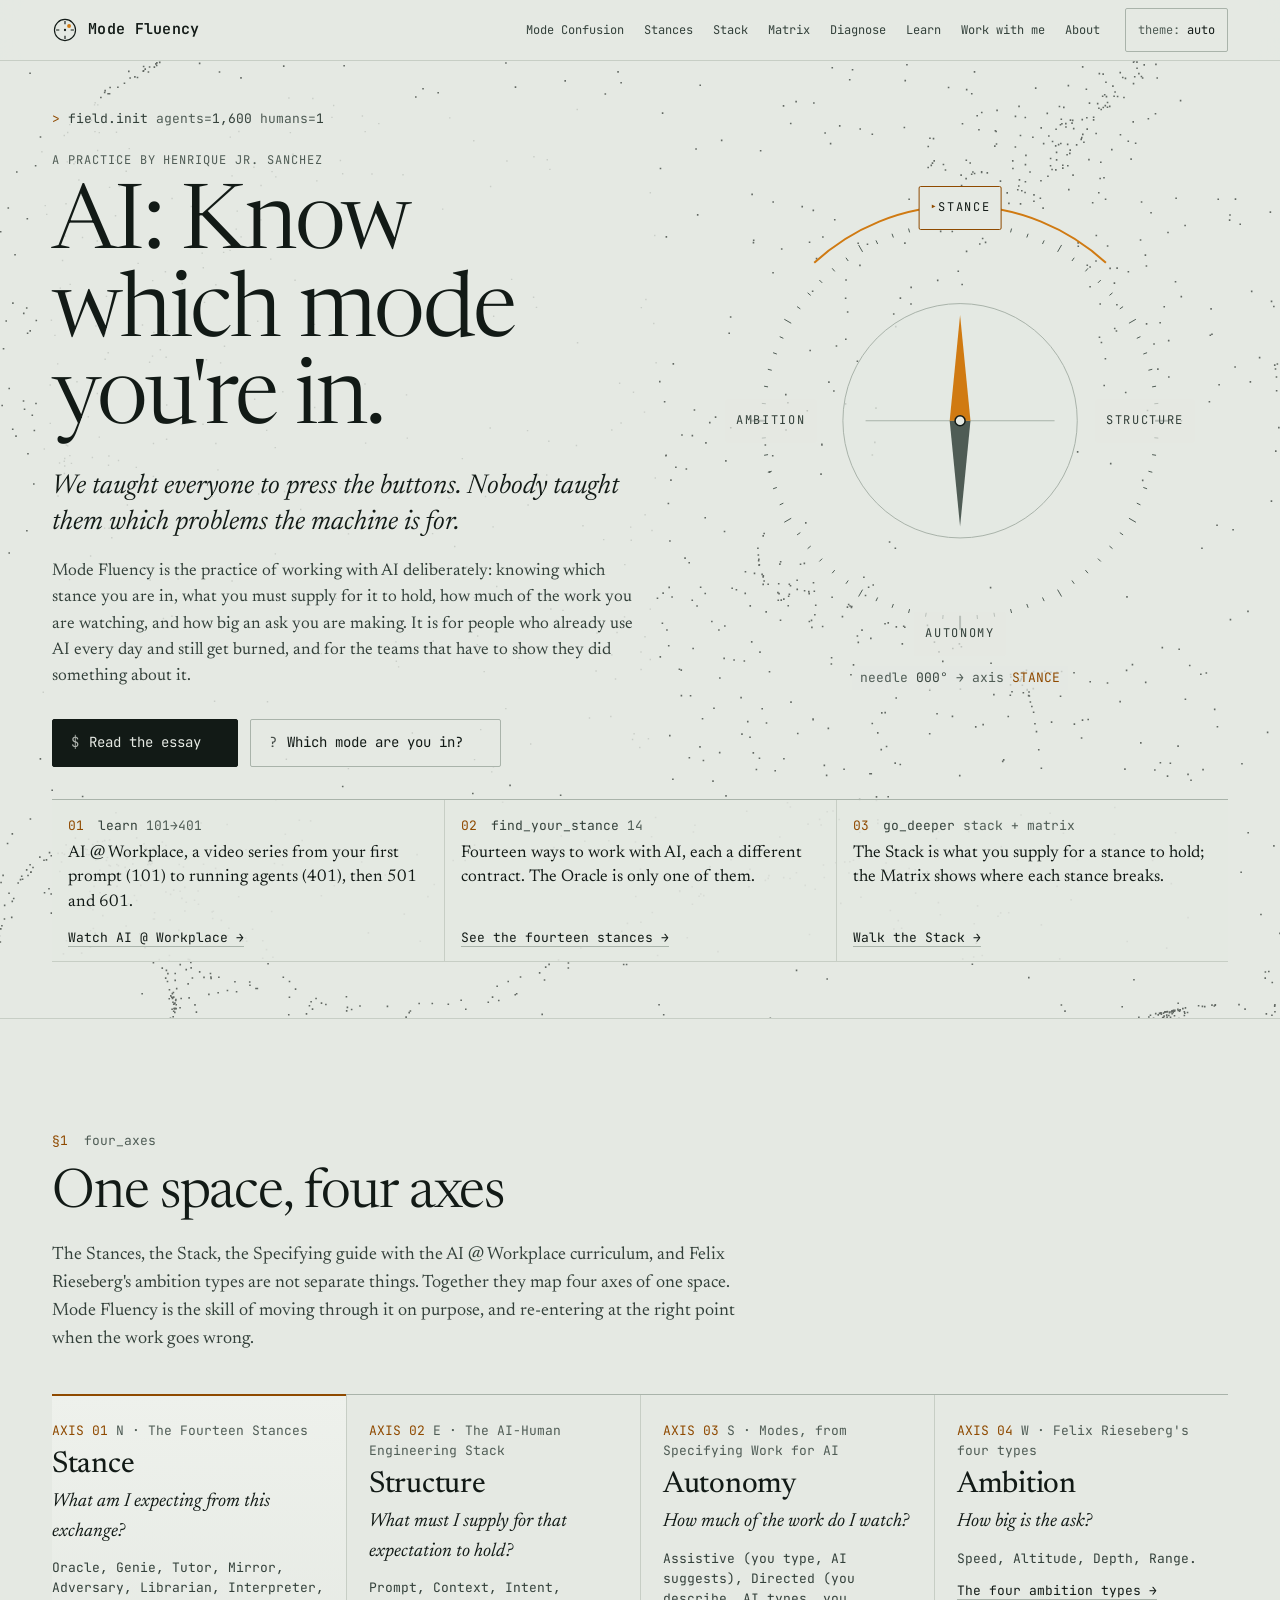
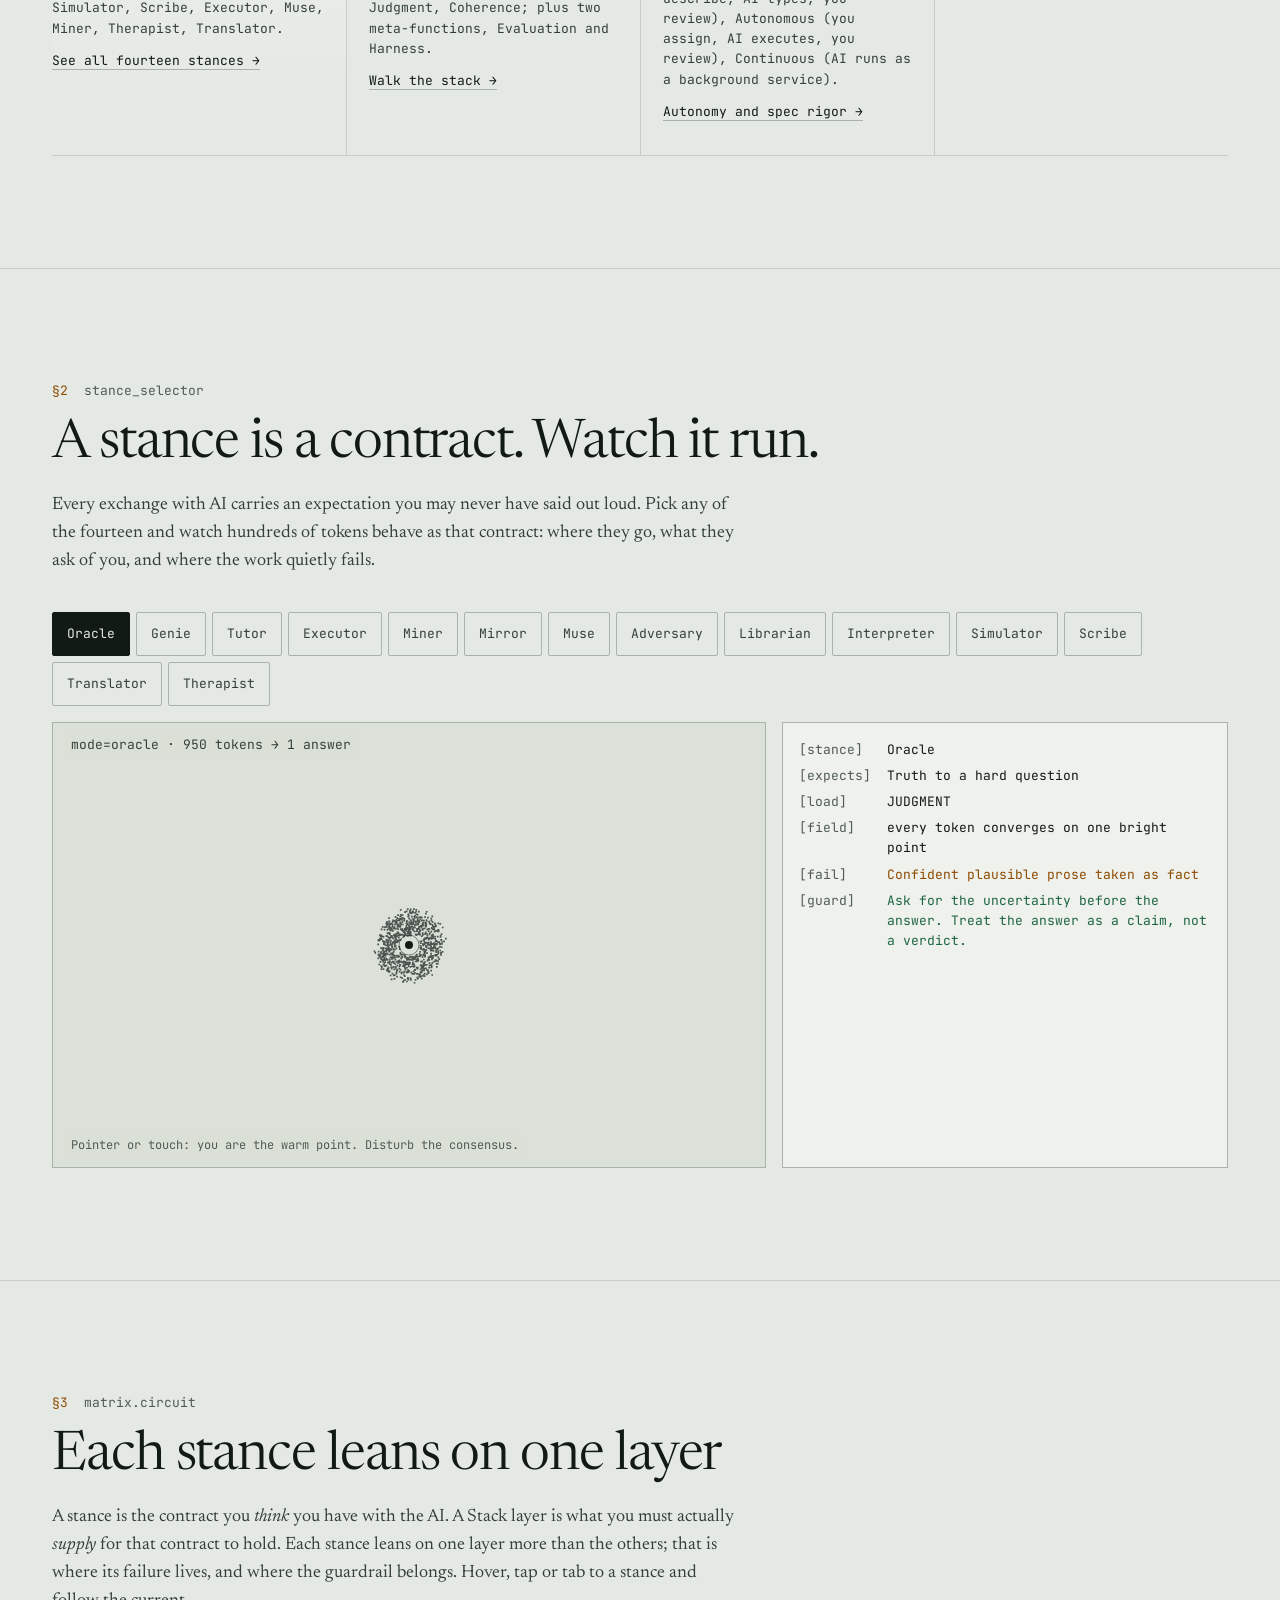
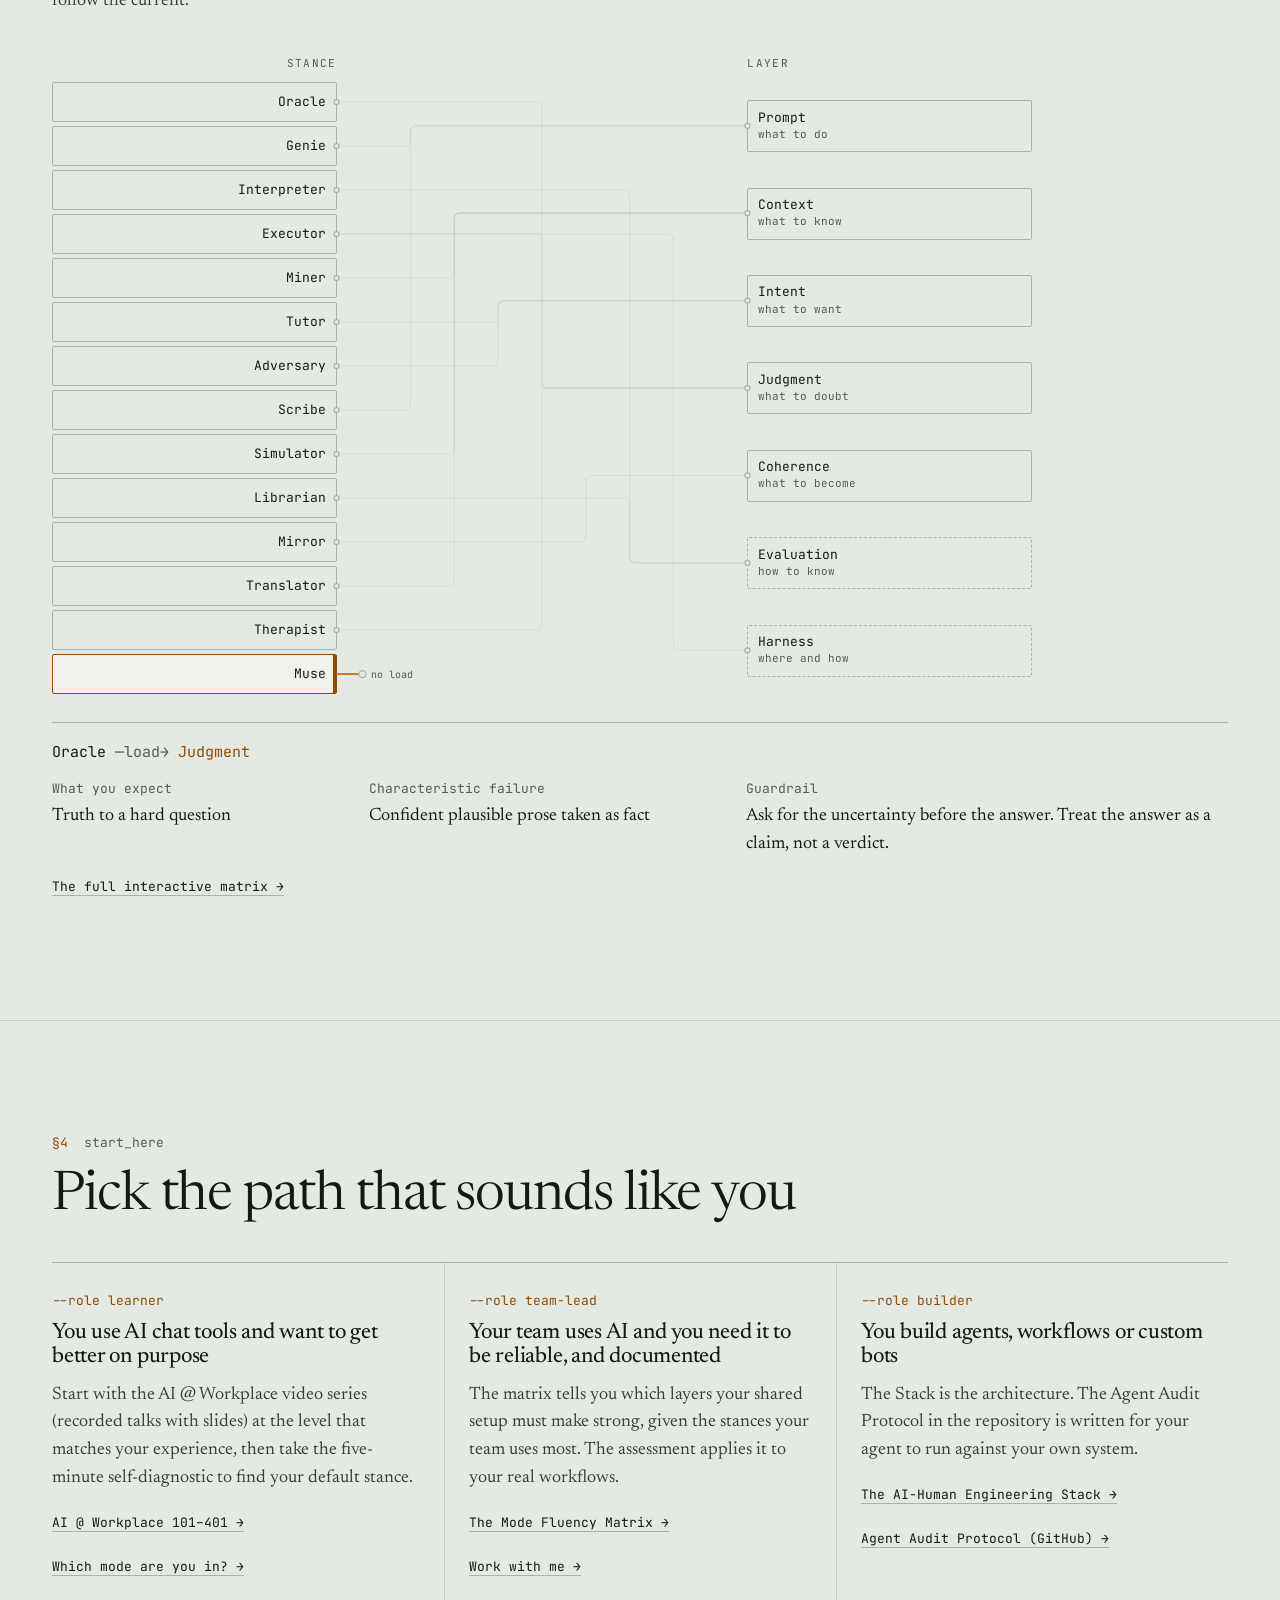
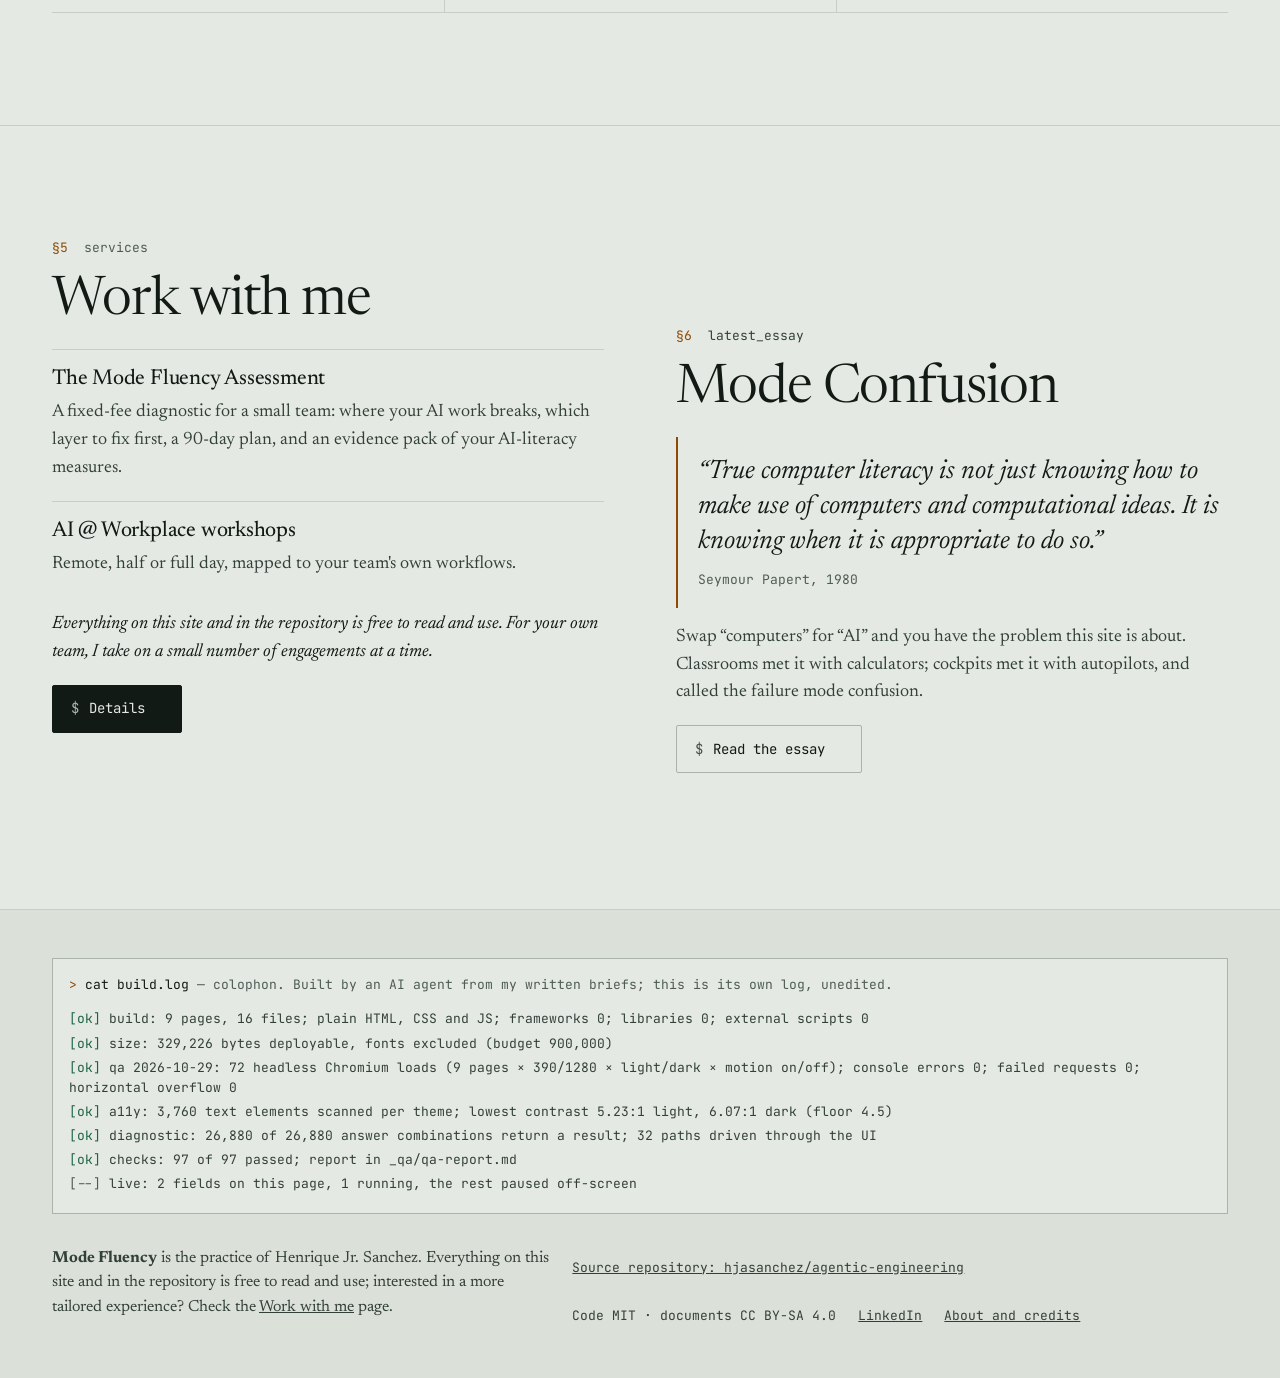
<file: docs/index.html>
<!doctype html>
<html lang="en">
<head>
<!-- @head -->
<meta charset="utf-8">
<meta name="viewport" content="width=device-width, initial-scale=1, viewport-fit=cover">
<!-- WORDMARK: the visible name comes from --brand in assets/field.css (one edit renames the practice). This <title>
     is only the no-JS and search fallback; assets/field.js rewrites it from --brand on load. -->
<title>Mode Fluency · AI: Know which mode you’re in</title>
<meta name="description" content="A practice for working with AI deliberately: which stance you are in, what you must supply for it to hold, how much of the work you watch, and how big the ask is.">
<meta name="color-scheme" content="light dark">
<link rel="icon" href="assets/favicon.svg" type="image/svg+xml">
<link rel="preconnect" href="https://fonts.googleapis.com">
<link rel="preconnect" href="https://fonts.gstatic.com" crossorigin>
<link rel="stylesheet" href="https://fonts.googleapis.com/css2?family=JetBrains+Mono:wght@400..700&family=Newsreader:ital,opsz,wght@0,6..72,300..700;1,6..72,300..700&display=swap">
<link rel="stylesheet" href="assets/field.css">
<script>document.documentElement.classList.add('js');try{var t=localStorage.getItem('fieldTheme');if(t==='light'||t==='dark')document.documentElement.setAttribute('data-theme',t)}catch(e){}</script>
<script src="assets/field.js" defer></script>
<!-- /@head -->
</head>
<body data-page="home">
<!-- @header -->
<a class="skip-link" href="#main">Skip to content</a>
<header class="site-header">
  <div class="wrap header-row">
    <a class="wordmark" href="index.html" aria-current="page">
      <svg class="mark" viewBox="0 0 32 32" aria-hidden="true" focusable="false"><circle cx="16" cy="16" r="13" fill="none" stroke="currentColor" stroke-width="1.4"/><path d="M16 5v4M27 16h-4M16 27v-4M5 16h4" stroke="currentColor" stroke-width="1.4"/><circle cx="21" cy="11" r="2.4" class="mark-human"/><circle cx="16" cy="16" r="1.4" fill="currentColor"/></svg>
      <span class="brand-text" data-brand></span><span class="sr-only">, home</span>
    </a>
    <nav class="site-nav" aria-label="Main">
      <ul><li><a href="calculator-problem.html">Mode Confusion</a></li><li><a href="stances.html">Stances</a></li><li><a href="stack.html">Stack</a></li><li><a href="matrix.html">Matrix</a></li><li><a href="diagnose.html">Diagnose</a></li><li><a href="learn.html">Learn</a></li><li><a href="work.html">Work with me</a></li><li><a href="about.html">About</a></li></ul>
    </nav>
    <a class="header-cta" href="work.html">Work with me</a>
    <button class="theme-toggle js-only" type="button" aria-label="Switch colour theme"><span class="sys" aria-hidden="true">theme:</span> <span class="theme-label">auto</span></button>
  </div>
</header>
<!-- /@header -->

<main id="main" tabindex="-1">

<!-- ============ HERO: the field + the compass instrument ============ -->
<section class="hero" aria-labelledby="hero-title" data-field="hero">
  <canvas class="field-canvas" id="hero-canvas" aria-hidden="true"></canvas>
  <div class="wrap hero-grid">
    <div class="hero-copy">
      <p class="sys sys-line"><span class="prompt-glyph">&gt;</span> field.init <span class="dim">agents=</span><span id="agent-count">1,600</span> <span class="dim">humans=</span>1</p>
      <p class="eyebrow">A practice by Henrique Jr. Sanchez</p>
      <h1 id="hero-title">AI: Know which mode you're in.</h1>
      <p class="lede">We taught everyone to press the buttons. Nobody taught them which problems the machine is for.</p>
      <p class="prose"><span data-brand></span> is the practice of working with AI deliberately: knowing which stance you are in, what you must supply for it to hold, how much of the work you are watching, and how big an ask you are making. It is for people who already use AI every day and still get burned, and for the teams that have to show they did something about it.</p>
      <div class="actions">
        <a class="cmd" href="calculator-problem.html"><span class="cmd-glyph" aria-hidden="true">$</span> Read the essay</a>
        <a class="cmd cmd-ghost" href="diagnose.html"><span class="cmd-glyph" aria-hidden="true">?</span> Which mode are you in?</a>
      </div>
    </div>

    <nav class="doors" aria-label="Three ways in">
      <ol>
        <li class="door">
          <p class="sys door-tag"><span class="num">01</span> learn <span class="dim">101&rarr;401</span></p>
          <p class="door-say">AI @ Workplace, a video series from your first prompt (101) to running agents (401), then 501 and 601.</p>
          <a class="more" href="learn.html">Watch AI @ Workplace &rarr;</a>
        </li>
        <li class="door">
          <p class="sys door-tag"><span class="num">02</span> find_your_stance <span class="dim">14</span></p>
          <p class="door-say">Fourteen ways to work with AI, each a different contract. The Oracle is only one of them.</p>
          <a class="more" href="stances.html">See the fourteen stances &rarr;</a>
        </li>
        <li class="door">
          <p class="sys door-tag"><span class="num">03</span> go_deeper <span class="dim">stack + matrix</span></p>
          <p class="door-say">The Stack is what you supply for a stance to hold; the Matrix shows where each stance breaks.</p>
          <a class="more" href="stack.html">Walk the Stack &rarr;</a>
        </li>
      </ol>
    </nav>

    <div class="compass-col js-only">
      <div class="compass-slot" id="compass-slot">
        <div class="compass-axes" role="radiogroup" aria-label="The four axes. Move the pointer around the compass, or use the arrow keys, to choose one.">
          <button type="button" class="axis-btn axis-n" role="radio" aria-checked="true" data-axis="0">Stance</button>
          <button type="button" class="axis-btn axis-e" role="radio" aria-checked="false" data-axis="1" tabindex="-1">Structure</button>
          <button type="button" class="axis-btn axis-s" role="radio" aria-checked="false" data-axis="2" tabindex="-1">Autonomy</button>
          <button type="button" class="axis-btn axis-w" role="radio" aria-checked="false" data-axis="3" tabindex="-1">Ambition</button>
        </div>
      </div>
      <p class="sys compass-readout" aria-hidden="true"><span class="dim">needle&nbsp;</span><span id="needle-deg">000</span>&deg; <span class="dim">&rarr; axis&nbsp;</span><span id="needle-axis">STANCE</span></p>
    </div>
  </div>
</section>

<!-- ============ §1 The four axes (synchronised with the compass) ============ -->
<section class="section axes" aria-labelledby="axes-title">
  <div class="wrap">
    <p class="sys section-tag"><span class="num">§1</span> four_axes</p>
    <h2 id="axes-title">One space, four axes</h2>
    <p class="prose">The Stances, the Stack, the Specifying guide with the AI @ Workplace curriculum, and Felix Rieseberg's ambition types are not separate things. Together they map four axes of one space. <span data-brand></span> is the skill of moving through it on purpose, and re-entering at the right point when the work goes wrong.</p>
    <ol class="axis-list">
      <li class="axis-row is-active" data-axis="0">
        <p class="sys axis-meta"><span class="num">AXIS 01</span> N &middot; The Fourteen Stances</p>
        <h3>Stance</h3>
        <p class="axis-q">What am I expecting from this exchange?</p>
        <p class="sys modes">Oracle, Genie, Tutor, Mirror, Adversary, Librarian, Interpreter, Simulator, Scribe, Executor, Muse, Miner, Therapist, Translator.</p>
        <a class="more" href="stances.html">See all fourteen stances &rarr;</a>
      </li>
      <li class="axis-row" data-axis="1">
        <p class="sys axis-meta"><span class="num">AXIS 02</span> E &middot; The AI-Human Engineering Stack</p>
        <h3>Structure</h3>
        <p class="axis-q">What must I supply for that expectation to hold?</p>
        <p class="sys modes">Prompt, Context, Intent, Judgment, Coherence; plus two meta-functions, Evaluation and Harness.</p>
        <a class="more" href="stack.html">Walk the stack &rarr;</a>
      </li>
      <li class="axis-row" data-axis="2">
        <p class="sys axis-meta"><span class="num">AXIS 03</span> S &middot; Modes, from Specifying Work for AI</p>
        <h3>Autonomy</h3>
        <p class="axis-q">How much of the work do I watch?</p>
        <p class="sys modes">Assistive (you type, AI suggests), Directed (you describe, AI types, you review), Autonomous (you assign, AI executes, you review), Continuous (AI runs as a background service).</p>
        <a class="more" href="matrix.html#autonomy">Autonomy and spec rigor &rarr;</a>
      </li>
      <li class="axis-row" data-axis="3">
        <p class="sys axis-meta"><span class="num">AXIS 04</span> W &middot; Felix Rieseberg's four types</p>
        <h3>Ambition</h3>
        <p class="axis-q">How big is the ask?</p>
        <p class="sys modes">Speed, Altitude, Depth, Range.</p>
        <a class="more" href="matrix.html#ambition">The four ambition types &rarr;</a>
      </li>
    </ol>
  </div>
</section>

<!-- ============ §2 Stance selector: the field reorganises ============ -->
<section class="section stances" aria-labelledby="stance-title">
  <div class="wrap">
    <p class="sys section-tag"><span class="num">§2</span> stance_selector</p>
    <h2 id="stance-title">A stance is a contract. Watch it run.</h2>
    <p class="prose">Every exchange with AI carries an expectation you may never have said out loud. Pick any of the fourteen and watch hundreds of tokens behave as that contract: where they go, what they ask of you, and where the work quietly fails.</p>
    <div class="stance-rig">
      <div class="stance-picker js-only" role="radiogroup" aria-label="Choose a stance">
        <button type="button" class="stance-btn" role="radio" aria-checked="true" data-stance="Oracle">Oracle</button>
        <button type="button" class="stance-btn" role="radio" aria-checked="false" tabindex="-1" data-stance="Genie">Genie</button>
        <button type="button" class="stance-btn" role="radio" aria-checked="false" tabindex="-1" data-stance="Tutor">Tutor</button>
        <button type="button" class="stance-btn" role="radio" aria-checked="false" tabindex="-1" data-stance="Executor">Executor</button>
        <button type="button" class="stance-btn" role="radio" aria-checked="false" tabindex="-1" data-stance="Miner">Miner</button>
        <button type="button" class="stance-btn" role="radio" aria-checked="false" tabindex="-1" data-stance="Mirror">Mirror</button>
        <button type="button" class="stance-btn" role="radio" aria-checked="false" tabindex="-1" data-stance="Muse">Muse</button>
        <button type="button" class="stance-btn" role="radio" aria-checked="false" tabindex="-1" data-stance="Adversary">Adversary</button>
        <button type="button" class="stance-btn" role="radio" aria-checked="false" tabindex="-1" data-stance="Librarian">Librarian</button>
        <button type="button" class="stance-btn" role="radio" aria-checked="false" tabindex="-1" data-stance="Interpreter">Interpreter</button>
        <button type="button" class="stance-btn" role="radio" aria-checked="false" tabindex="-1" data-stance="Simulator">Simulator</button>
        <button type="button" class="stance-btn" role="radio" aria-checked="false" tabindex="-1" data-stance="Scribe">Scribe</button>
        <button type="button" class="stance-btn" role="radio" aria-checked="false" tabindex="-1" data-stance="Translator">Translator</button>
        <button type="button" class="stance-btn" role="radio" aria-checked="false" tabindex="-1" data-stance="Therapist">Therapist</button>
      </div>
      <div class="stance-stage js-only" data-field="stance">
        <canvas class="stage-canvas" id="stance-canvas" aria-hidden="true"></canvas>
        <p class="sys stage-hud" id="stage-hud" aria-hidden="true">mode=oracle &middot; converging</p>
        <p class="sys stage-hint" id="stage-hint">Pointer or touch: you are the warm point.</p>
      </div>
      <div class="sys syslog" id="syslog" role="log" aria-live="polite" aria-label="System log for the chosen stance">
        <p class="log-line"><span class="lv">stance</span> Oracle</p>
        <p class="log-line"><span class="lv">expects</span> Truth to a hard question</p>
        <p class="log-line"><span class="lv">load</span> JUDGMENT</p>
        <p class="log-line warn"><span class="lv">fail</span> Confident plausible prose taken as fact</p>
        <p class="log-line ok"><span class="lv">guard</span> Ask for the uncertainty before the answer. Treat the answer as a claim, not a verdict.</p>
      </div>
    </div>
  </div>
</section>

<!-- ============ §3 The matrix as a circuit ============ -->
<section class="section matrix" aria-labelledby="matrix-title">
  <div class="wrap">
    <p class="sys section-tag"><span class="num">§3</span> matrix.circuit</p>
    <h2 id="matrix-title">Each stance leans on one layer</h2>
    <p class="prose">A stance is the contract you <em>think</em> you have with the AI. A Stack layer is what you must actually <em>supply</em> for that contract to hold. Each stance leans on one layer more than the others; that is where its failure lives, and where the guardrail belongs. <span class="js-only">Hover, tap or tab to a stance and follow the current.</span><span class="no-js-only">The full table is on <a href="matrix.html#mx-title">the matrix page</a>.</span></p>
    <div class="circuit js-only" id="circuit">
      <svg class="wires" id="wires" aria-hidden="true" focusable="false"></svg>
      <div class="col col-stances">
        <p class="sys col-head">stance</p>
        <ul>
          <li><button type="button" class="node s-node" data-i="0">Oracle</button></li>
          <li><button type="button" class="node s-node" data-i="1">Genie</button></li>
          <li><button type="button" class="node s-node" data-i="2">Interpreter</button></li>
          <li><button type="button" class="node s-node" data-i="3">Executor</button></li>
          <li><button type="button" class="node s-node" data-i="4">Miner</button></li>
          <li><button type="button" class="node s-node" data-i="5">Tutor</button></li>
          <li><button type="button" class="node s-node" data-i="6">Adversary</button></li>
          <li><button type="button" class="node s-node" data-i="7">Scribe</button></li>
          <li><button type="button" class="node s-node" data-i="8">Simulator</button></li>
          <li><button type="button" class="node s-node" data-i="9">Librarian</button></li>
          <li><button type="button" class="node s-node" data-i="10">Mirror</button></li>
          <li><button type="button" class="node s-node" data-i="11">Translator</button></li>
          <li><button type="button" class="node s-node" data-i="12">Therapist</button></li>
          <li><button type="button" class="node s-node" data-i="13">Muse</button></li>
        </ul>
      </div>
      <div class="col col-layers">
        <p class="sys col-head">layer</p>
        <ul>
          <li><button type="button" class="node l-node" data-l="Prompt">Prompt<span class="sys l-sub">what to do</span></button></li>
          <li><button type="button" class="node l-node" data-l="Context">Context<span class="sys l-sub">what to know</span></button></li>
          <li><button type="button" class="node l-node" data-l="Intent">Intent<span class="sys l-sub">what to want</span></button></li>
          <li><button type="button" class="node l-node" data-l="Judgment">Judgment<span class="sys l-sub">what to doubt</span></button></li>
          <li><button type="button" class="node l-node" data-l="Coherence">Coherence<span class="sys l-sub">what to become</span></button></li>
          <li><button type="button" class="node l-node meta" data-l="Evaluation">Evaluation<span class="sys l-sub">how to know</span></button></li>
          <li><button type="button" class="node l-node meta" data-l="Harness">Harness<span class="sys l-sub">where and how</span></button></li>
        </ul>
      </div>
    </div>
    <div class="circuit-readout" id="circuit-readout" aria-live="polite">
      <p class="sys cr-path"><span id="cr-stance">Oracle</span> <span class="dim">&mdash;load&rarr;</span> <span id="cr-layer">Judgment</span></p>
      <dl class="cr-grid">
        <div><dt class="sys">What you expect</dt><dd id="cr-expect">Truth to a hard question</dd></div>
        <div><dt class="sys">Characteristic failure</dt><dd id="cr-fail">Confident plausible prose taken as fact</dd></div>
        <div><dt class="sys">Guardrail</dt><dd id="cr-guard">Ask for the uncertainty before the answer. Treat the answer as a claim, not a verdict.</dd></div>
      </dl>
    </div>
    <a class="more" href="matrix.html">The full interactive matrix &rarr;</a>
  </div>
</section>

<!-- ============ §4 Start here ============ -->
<section class="section paths" aria-labelledby="start-title">
  <div class="wrap">
    <p class="sys section-tag"><span class="num">§4</span> start_here</p>
    <h2 id="start-title">Pick the path that sounds like you</h2>
    <div class="path-grid">
      <article class="path">
        <p class="sys path-who">--role learner</p>
        <h3>You use AI chat tools and want to get better on purpose</h3>
        <p>Start with the AI @ Workplace video series (recorded talks with slides) at the level that matches your experience, then take the five-minute self-diagnostic to find your default stance.</p>
        <p class="links"><a class="more" href="learn.html">AI @ Workplace 101&ndash;401 &rarr;</a><a class="more" href="diagnose.html">Which mode are you in? &rarr;</a></p>
      </article>
      <article class="path">
        <p class="sys path-who">--role team-lead</p>
        <h3>Your team uses AI and you need it to be reliable, and documented</h3>
        <p>The matrix tells you which layers your shared setup must make strong, given the stances your team uses most. The assessment applies it to your real workflows.</p>
        <p class="links"><a class="more" href="matrix.html">The <span data-brand></span> Matrix &rarr;</a><a class="more" href="work.html">Work with me &rarr;</a></p>
      </article>
      <article class="path">
        <p class="sys path-who">--role builder</p>
        <h3>You build agents, workflows or custom bots</h3>
        <p>The Stack is the architecture. The Agent Audit Protocol in the repository is written for your agent to run against your own system.</p>
        <p class="links"><a class="more" href="stack.html">The AI-Human Engineering Stack &rarr;</a><a class="more" href="https://github.com/hjasanchez/agentic-engineering/blob/main/AI-Human-Stack-Agent-Audit-Protocol.md">Agent Audit Protocol (GitHub) &rarr;</a></p>
      </article>
    </div>
  </div>
</section>

<!-- ============ §5 Services + §6 Essay ============ -->
<section class="section offer" aria-label="Services and latest essay">
  <div class="wrap offer-grid">
    <section class="offer-block" aria-labelledby="services-title">
      <p class="sys section-tag"><span class="num">§5</span> services</p>
      <h2 id="services-title">Work with me</h2>
      <div class="svc">
        <h3>The <span data-brand></span> Assessment</h3>
        <p>A fixed-fee diagnostic for a small team: where your AI work breaks, which layer to fix first, a 90-day plan, and an evidence pack of your AI-literacy measures.</p>
      </div>
      <div class="svc">
        <h3>AI @ Workplace workshops</h3>
        <p>Remote, half or full day, mapped to your team's own workflows.</p>
      </div>
      <p class="svc-free">Everything on this site and in the repository is free to read and use. For your own team, I take on a small number of engagements at a time.</p>
      <a class="cmd" href="work.html"><span class="cmd-glyph" aria-hidden="true">$</span> Details</a>
    </section>
    <section class="offer-block essay" aria-labelledby="essay-title">
      <p class="sys section-tag"><span class="num">§6</span> latest_essay</p>
      <h2 id="essay-title">Mode Confusion</h2>
      <blockquote><p>&ldquo;True computer literacy is not just knowing how to make use of computers and computational ideas. It is knowing when it is appropriate to do so.&rdquo;</p><footer class="sys">Seymour Papert, 1980</footer></blockquote>
      <p>Swap &ldquo;computers&rdquo; for &ldquo;AI&rdquo; and you have the problem this site is about. Classrooms met it with calculators; cockpits met it with autopilots, and called the failure mode confusion.</p>
      <a class="cmd cmd-ghost" href="calculator-problem.html"><span class="cmd-glyph" aria-hidden="true">$</span> Read the essay</a>
    </section>
  </div>
</section>

</main>

<!-- @footer -->
<footer class="site-footer">
  <div class="wrap">
    <section class="ticker" aria-labelledby="ticker-title">
      <p class="sys ticker-head" id="ticker-title"><span class="prompt-glyph">&gt;</span> cat build.log <span class="dim">&mdash; colophon. Built by an AI agent from my written briefs; this is its own log, unedited.</span></p>
      <ol class="sys ticker-lines" id="ticker-lines">
        <li>build: 9 pages, 16 files; plain HTML, CSS and JS; frameworks 0; libraries 0; external scripts 0</li>
        <li>size: 329,226 bytes deployable, fonts excluded (budget 900,000)</li>
        <li>qa 2026-10-29: 72 headless Chromium loads (9 pages × 390/1280 × light/dark × motion on/off); console errors 0; failed requests 0; horizontal overflow 0</li>
        <li>a11y: 3,760 text elements scanned per theme; lowest contrast 5.23:1 light, 6.07:1 dark (floor 4.5)</li>
        <li>diagnostic: 26,880 of 26,880 answer combinations return a result; 32 paths driven through the UI</li>
        <li>checks: 97 of 97 passed; report in _qa/qa-report.md</li>
      </ol>
    </section>
    <div class="footer-meta">
      <p><strong data-brand></strong> is the practice of Henrique Jr. Sanchez. Everything on this site and in the repository is free to read and use; interested in a more tailored experience? Check the <a href="work.html">Work with me</a> page.</p>
      <ul class="footer-links">
        <li><a href="https://github.com/hjasanchez/agentic-engineering">Source repository: hjasanchez/agentic-engineering</a></li>
        <li>Code MIT · documents CC BY-SA 4.0</li>
        <li><a href="https://www.linkedin.com/in/henriquejsanchez">LinkedIn</a></li>
        <li><a href="about.html">About and credits</a></li>
      </ul>
    </div>
  </div>
</footer>
<!-- /@footer -->
</body>
</html>
</file>
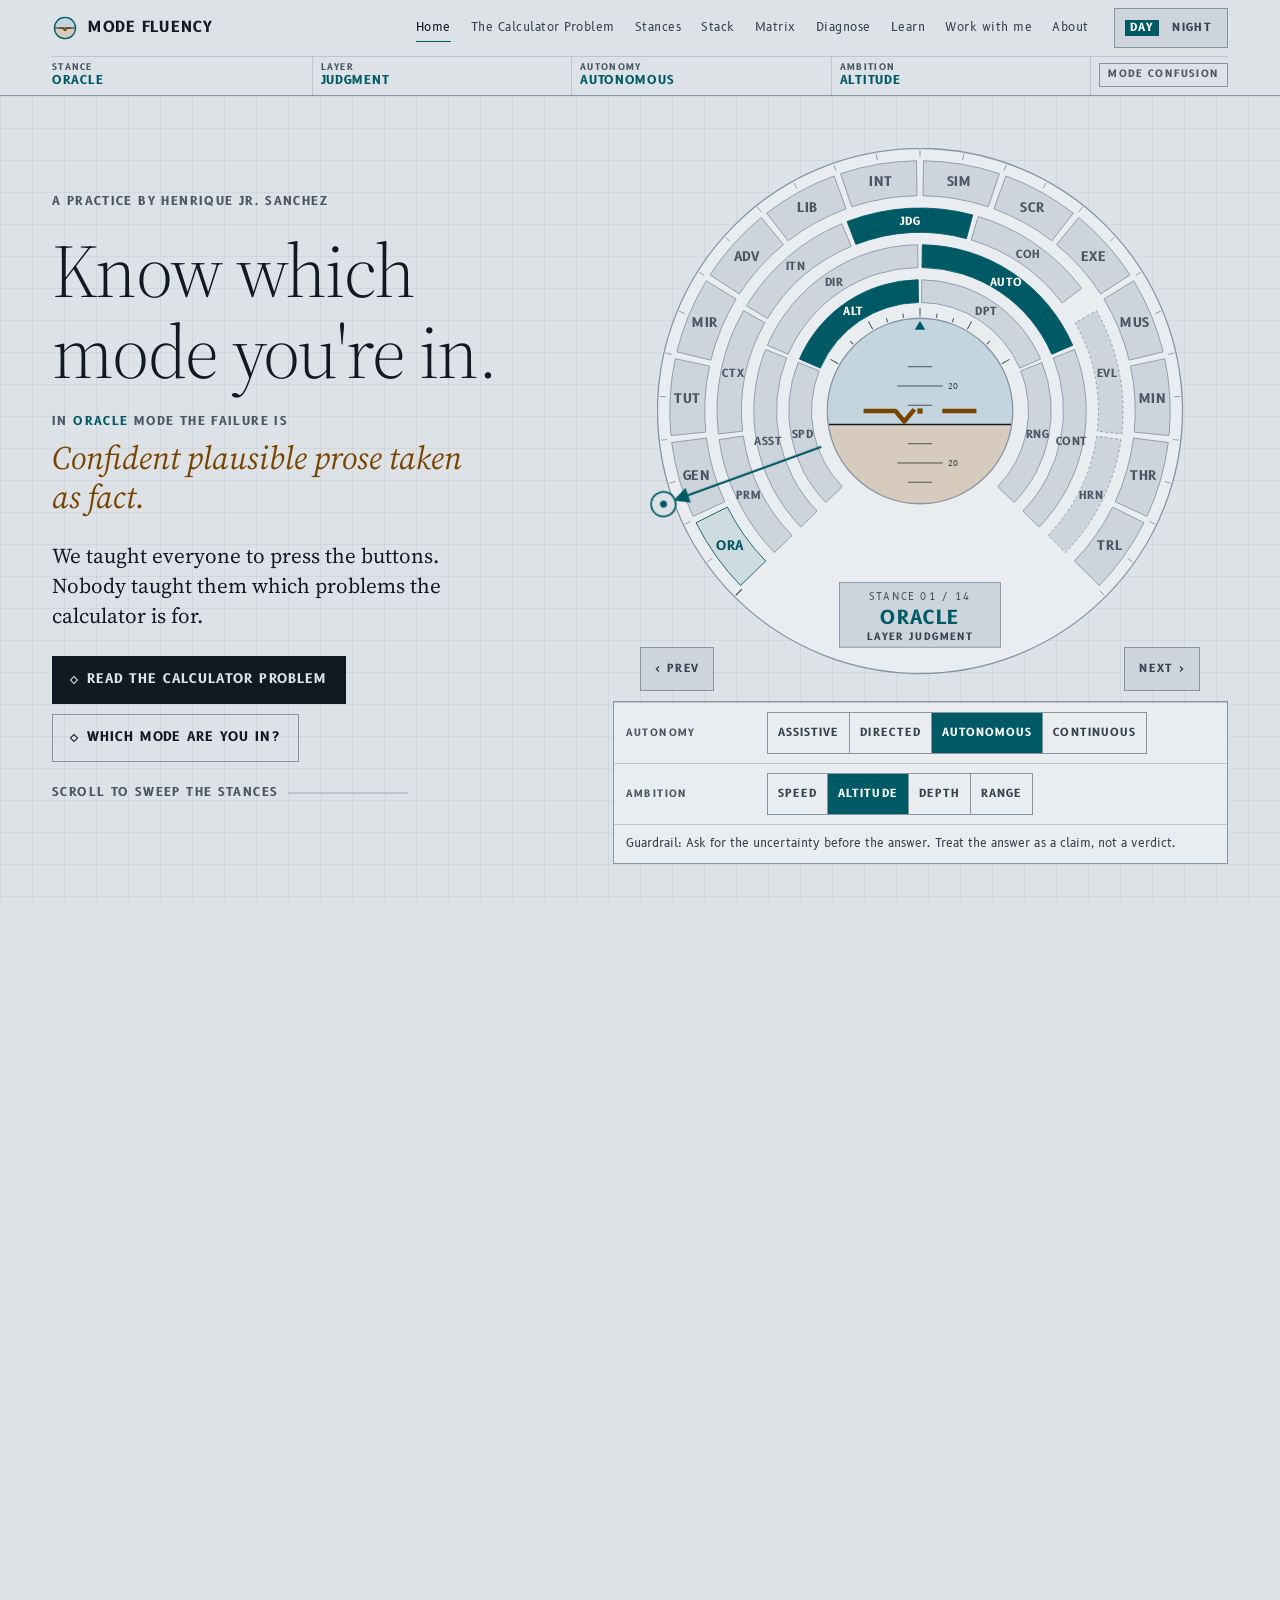
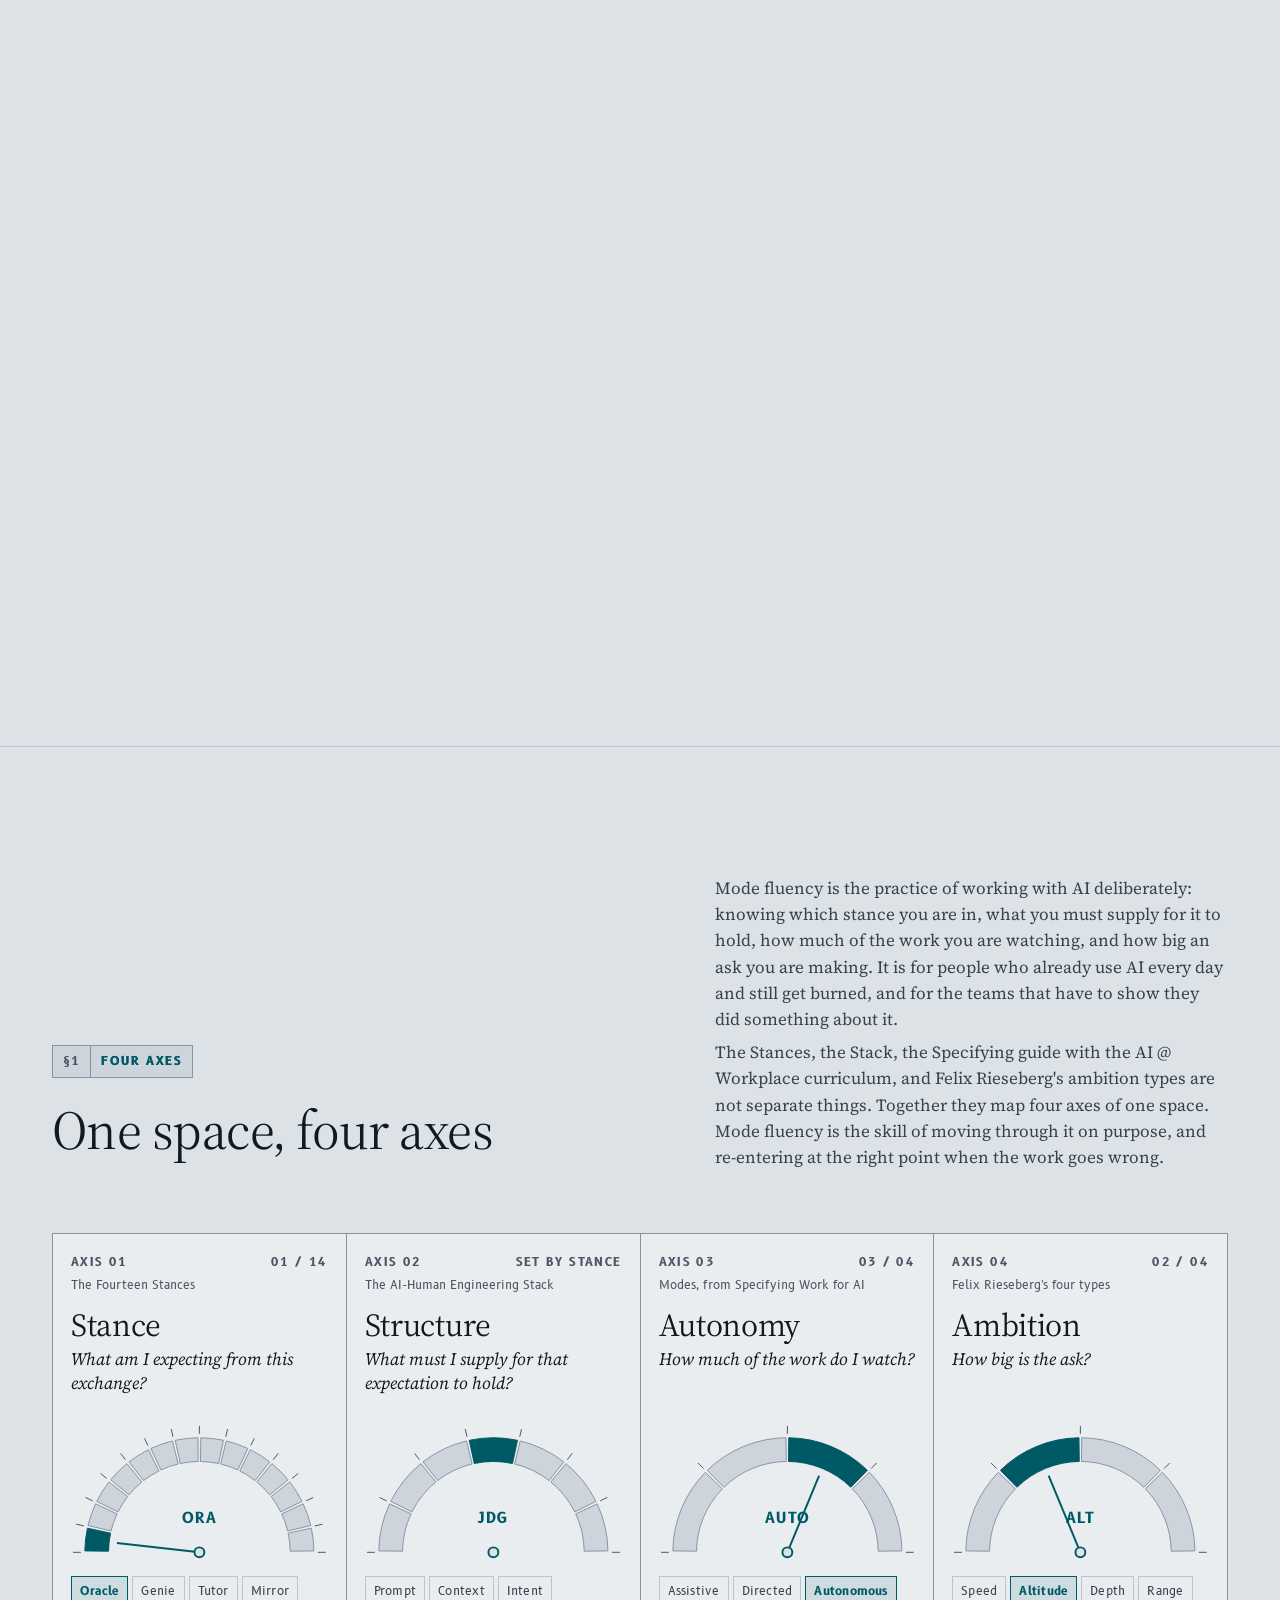
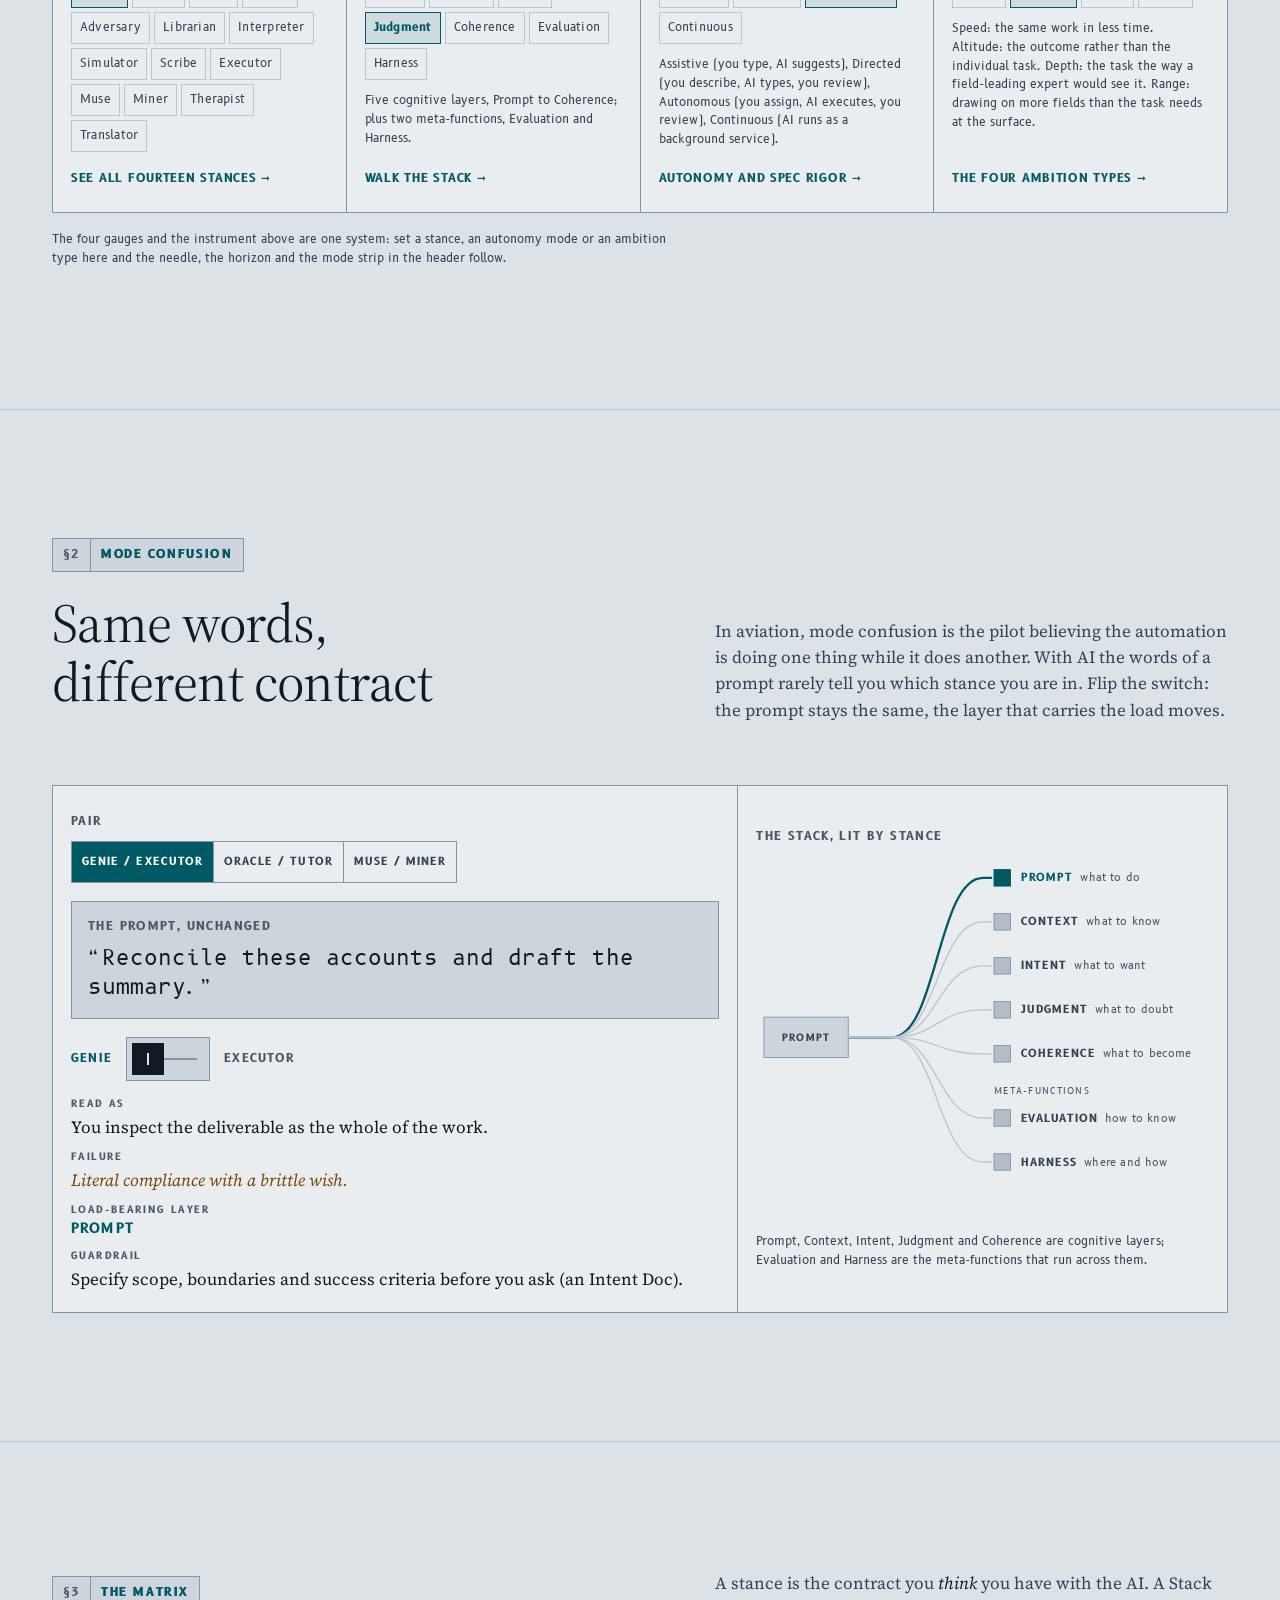
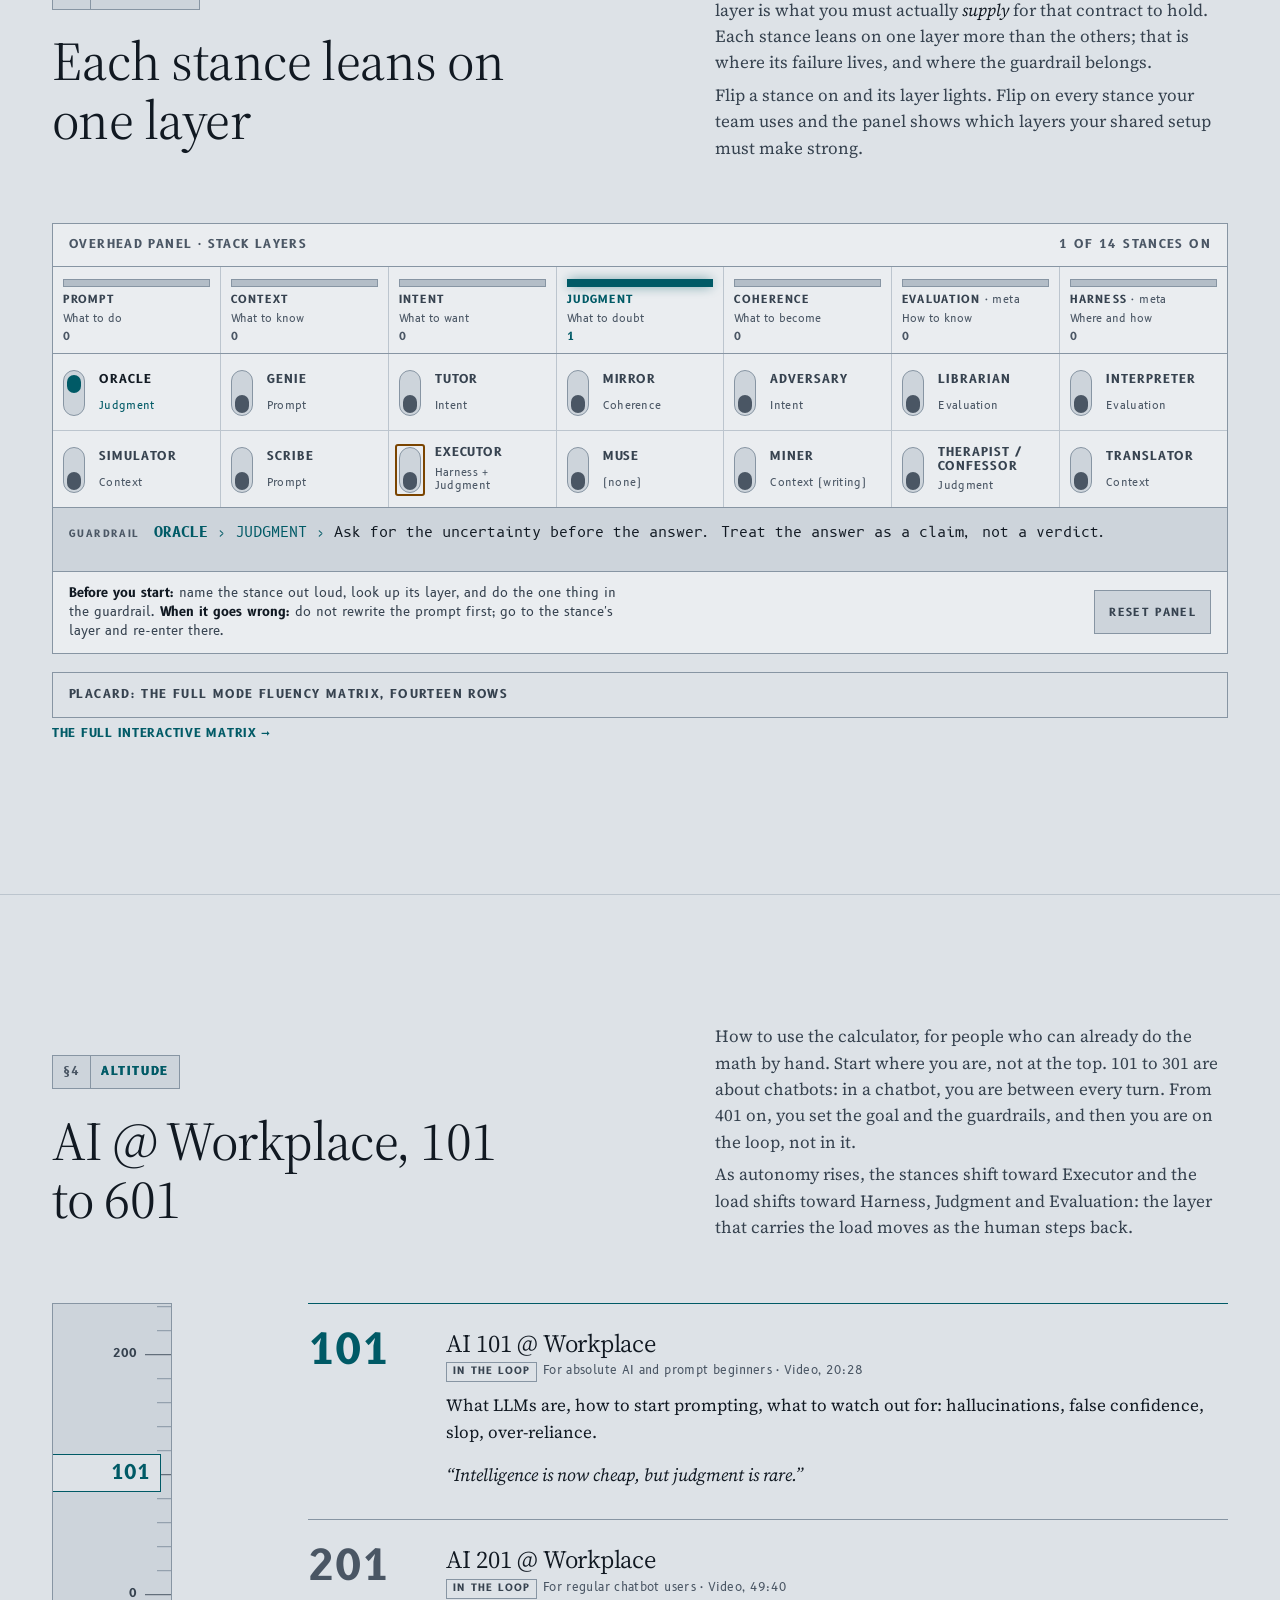
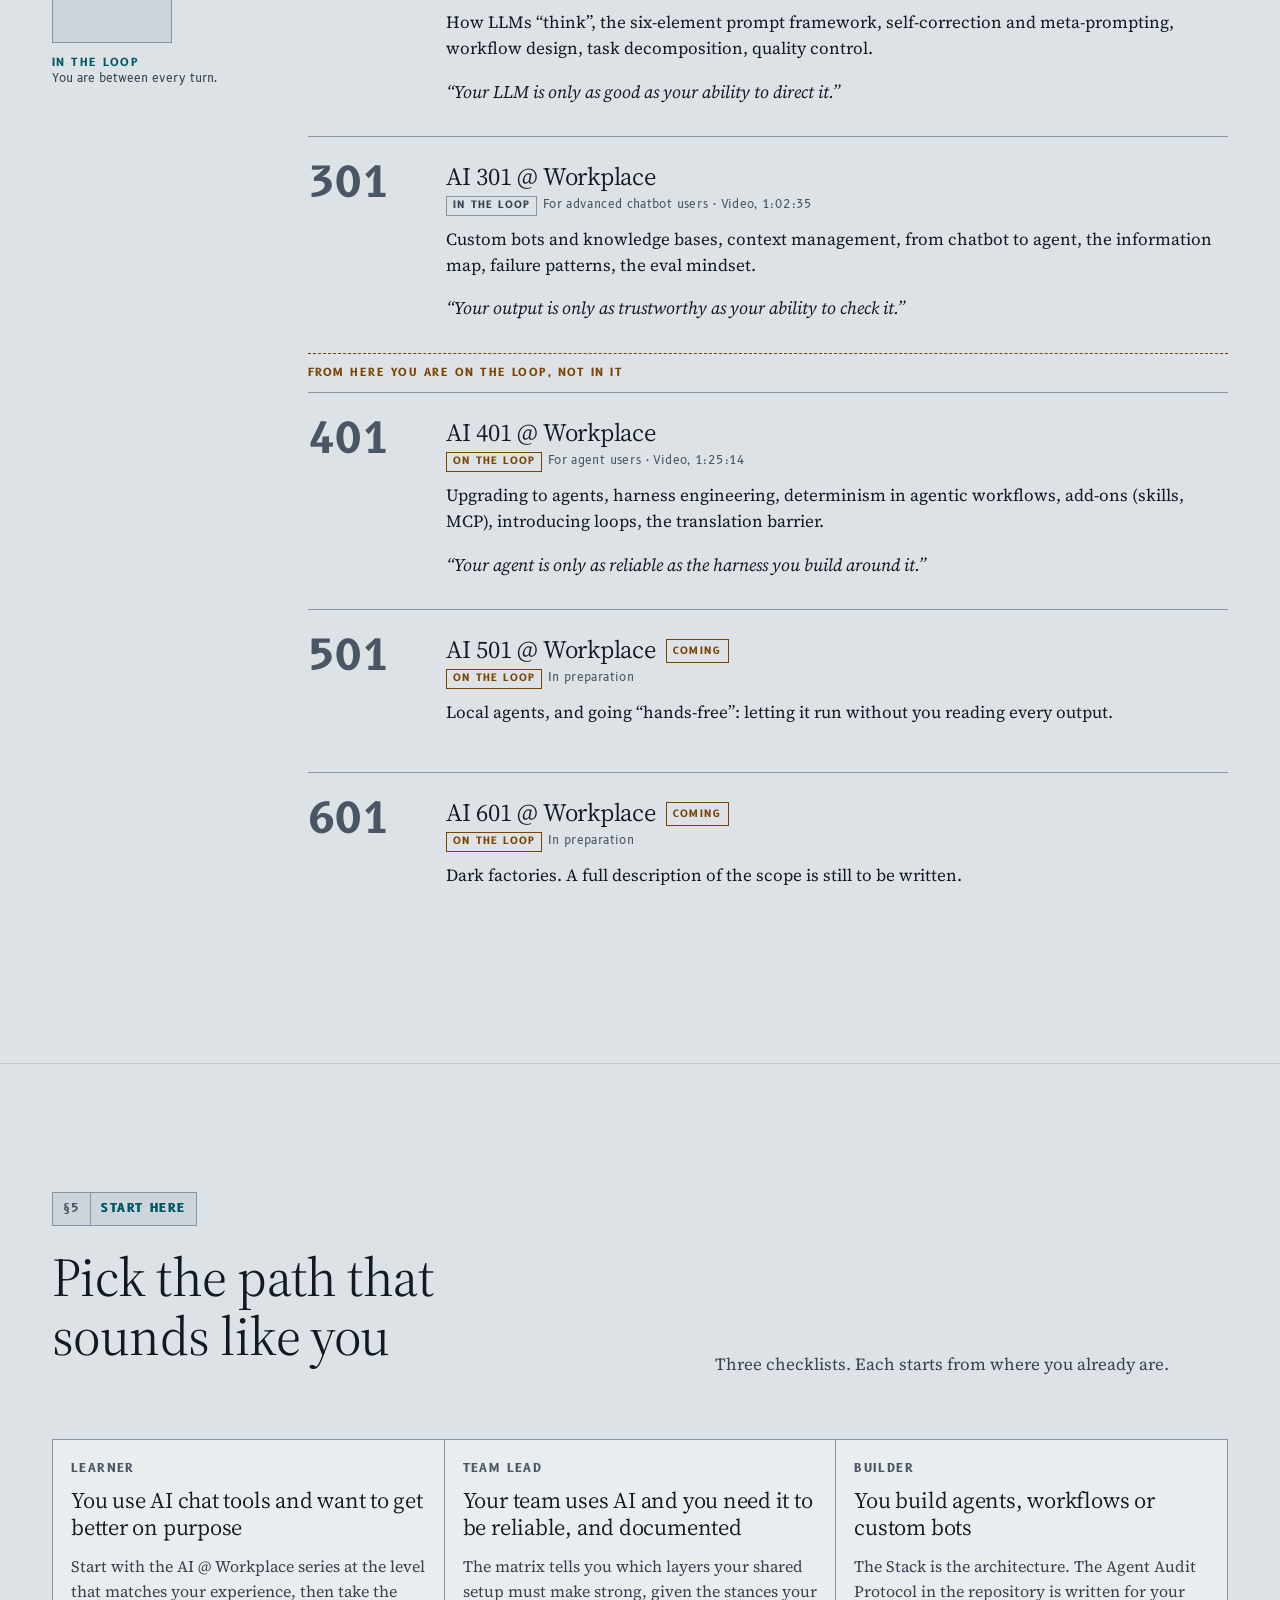
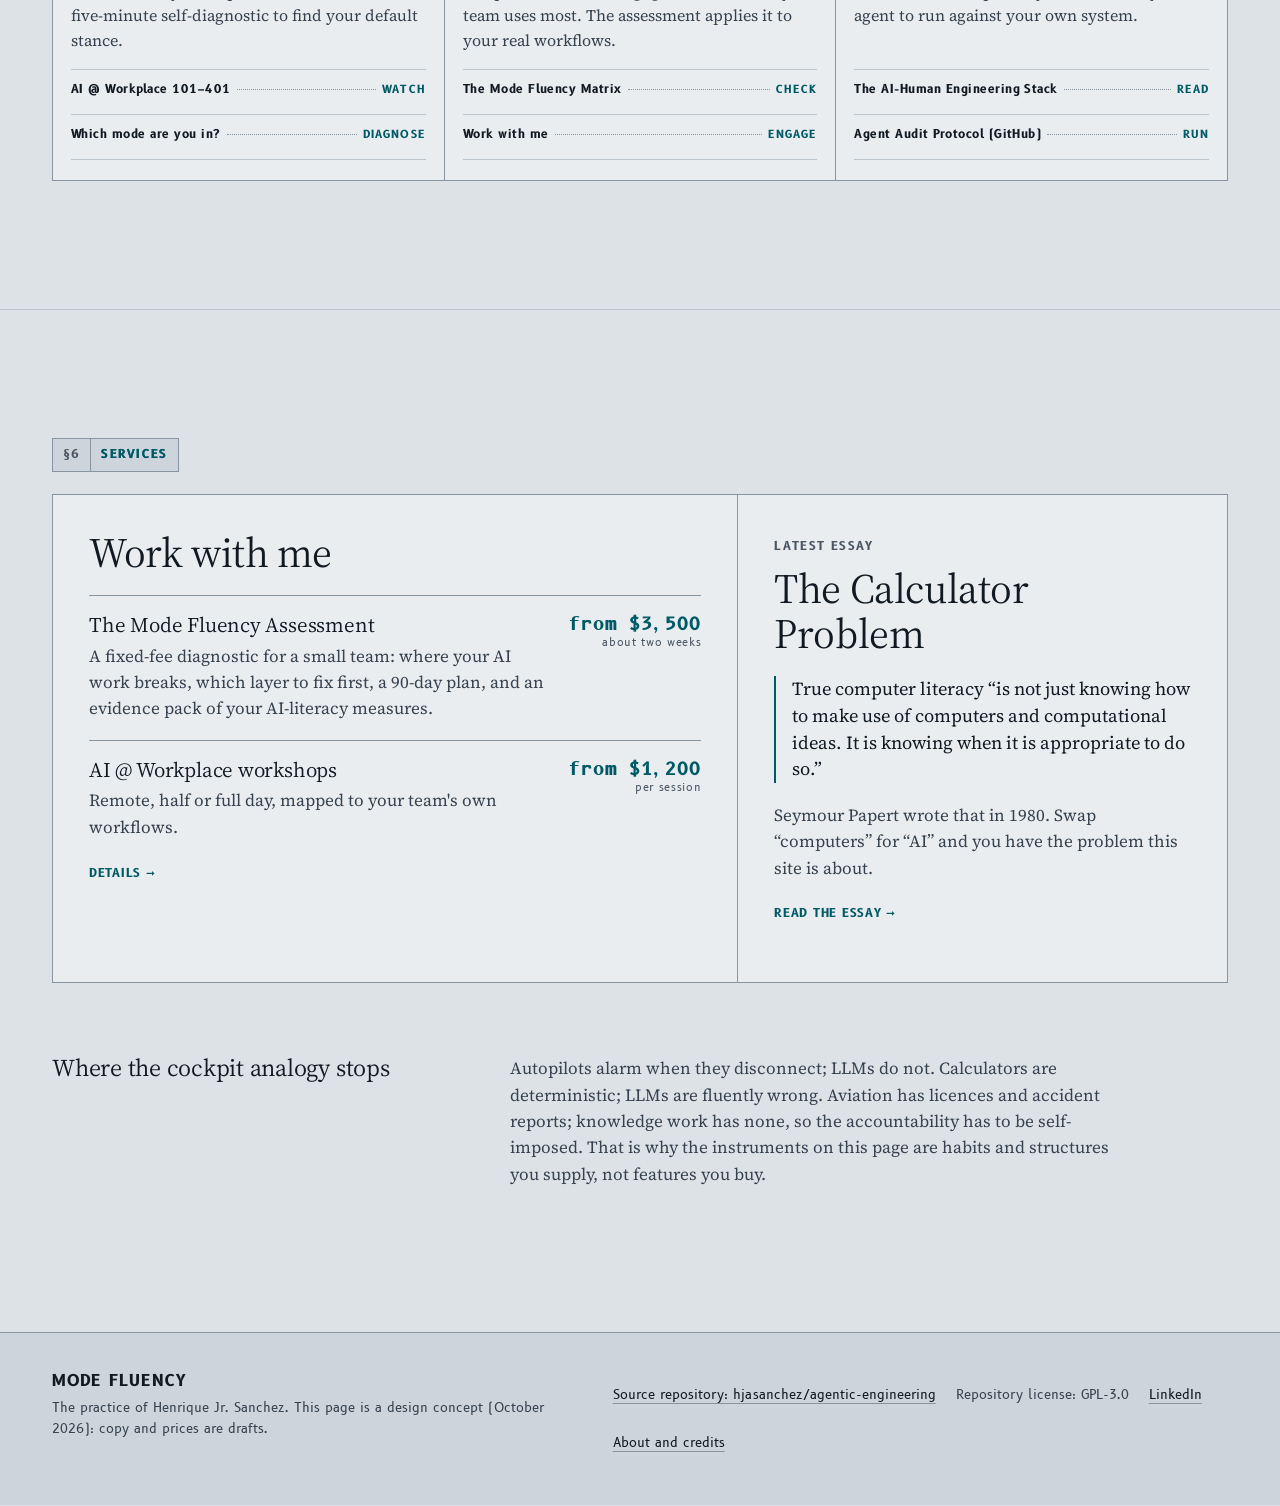
<file: strategy/design-directions/A-instrument/index.html>
<!doctype html>
<html lang="en" class="no-js">
<head>
<meta charset="utf-8">
<meta name="viewport" content="width=device-width, initial-scale=1, viewport-fit=cover">
<!-- BRAND PLACEHOLDER: the name is undecided. "Mode Fluency" lives in ONE JS constant (BRAND, assets/js/main.js),
     which sets document.title and the CSS --brand property, and in ONE CSS custom property (--brand, assets/css/main.css)
     as the no-JS fallback for the header and footer wordmarks. This <title> is only the pre-JS fallback. -->
<title>Mode Fluency</title>
<meta name="description" content="Know which mode you're in when you work with AI: the stance you take, the structure you supply, the autonomy you grant and the ambition you set, as one practice.">
<meta name="color-scheme" content="light dark">
<link rel="icon" href="assets/svg/mark.svg" type="image/svg+xml">
<link rel="preconnect" href="https://fonts.googleapis.com">
<link rel="preconnect" href="https://fonts.gstatic.com" crossorigin>
<link rel="stylesheet" href="https://fonts.googleapis.com/css2?family=B612:wght@400;700&family=B612+Mono:wght@400;700&family=Source+Serif+4:ital,opsz,wght@0,8..60,300..700;1,8..60,300..600&display=swap">
<link rel="stylesheet" href="assets/css/main.css">
<script>document.documentElement.className = "js"; try { var t = localStorage.getItem("mf-theme"); if (t === "light" || t === "dark") document.documentElement.setAttribute("data-theme", t); } catch (e) {}</script>
<script src="assets/js/main.js" defer></script>
</head>
<body>
<a class="skip-link" href="#main">Skip to content</a>

<header class="site-header" id="top">
  <div class="wrap">
    <div class="hdr-row">
      <a class="wordmark" href="#top">
        <svg viewBox="0 0 32 32" aria-hidden="true" focusable="false"><defs><clipPath id="wm-c"><circle cx="16" cy="16" r="13"/></clipPath></defs><g clip-path="url(#wm-c)"><g id="wm-horizon"><rect x="-8" y="-8" width="48" height="24" fill="var(--sky)"/><rect x="-8" y="16" width="48" height="24" fill="var(--ground)"/><line x1="-8" y1="16" x2="40" y2="16" stroke="var(--ink)" stroke-width="1.2"/></g></g><circle cx="16" cy="16" r="13" fill="none" stroke="var(--sel)" stroke-width="1.6"/><path d="M8 16h5l3 3 3-3h5" fill="none" stroke="var(--warn)" stroke-width="2" stroke-linejoin="round"/></svg>
        <span class="brand-name" data-brand></span>
      </a>
      <button class="nav-toggle" type="button" aria-expanded="false" aria-controls="site-nav">Menu</button>
      <nav class="site-nav" id="site-nav" aria-label="Main">
        <ul>
          <li><a href="#top" aria-current="page">Home</a></li>
          <li><a href="#" title="coming in the full build">The Calculator Problem</a></li>
          <li><a href="#" title="coming in the full build">Stances</a></li>
          <li><a href="#" title="coming in the full build">Stack</a></li>
          <li><a href="#" title="coming in the full build">Matrix</a></li>
          <li><a href="#" title="coming in the full build">Diagnose</a></li>
          <li><a href="#" title="coming in the full build">Learn</a></li>
          <li><a href="#" title="coming in the full build">Work with me</a></li>
          <li><a href="#" title="coming in the full build">About</a></li>
        </ul>
      </nav>
      <button class="theme-toggle" type="button" id="theme-toggle" aria-label="Panel lighting: switch between day and night" aria-pressed="false"><span class="tt-seg" data-t="light">Day</span><span class="tt-seg" data-t="dark">Night</span></button>
    </div>
    <!-- Flight Mode Annunciator: the current mode on all four axes, always in view -->
    <div class="fma" role="status" aria-label="Current mode" aria-live="off">
      <div><span class="k">Stance</span><span class="v" id="fma-stance"><span class="long">Oracle</span><span class="short">ORA</span></span></div>
      <div><span class="k">Layer</span><span class="v" id="fma-layer"><span class="long">Judgment</span><span class="short">JDG</span></span></div>
      <div><span class="k">Autonomy</span><span class="v" id="fma-auto"><span class="long">Autonomous</span><span class="short">AUTO</span></span></div>
      <div><span class="k">Ambition</span><span class="v" id="fma-amb"><span class="long">Altitude</span><span class="short">ALT</span></span></div>
      <div class="caution"><span class="caution-lamp" id="fma-caution" data-on="false"><span class="cl-long">Mode confusion</span><span class="cl-short">Conf</span></span></div>
    </div>
  </div>
</header>

<main id="main" tabindex="-1">

<!-- ============ HERO: the mode instrument ============ -->
<div class="hero-track" id="hero-track">
<section class="hero" aria-labelledby="hero-title">
  <div class="wrap">
    <div class="hero-grid">
      <div class="hero-copy">
        <p class="label byline">A practice by Henrique Jr. Sanchez</p>
        <h1 id="hero-title">Know which mode you're in.</h1>
        <p class="live" aria-live="polite" aria-atomic="true" id="live">
          <span class="label">In <b id="live-stance">Oracle</b> mode the failure is</span>
          <span class="live-line"><span class="roll" id="live-fail">Confident plausible prose taken as fact.</span></span>
        </p>
        <p class="lede">We taught everyone to press the buttons. Nobody taught them which problems the calculator is for.</p>
        <div class="actions">
          <a class="btn" href="#" title="coming in the full build">Read The Calculator Problem</a>
          <a class="btn secondary" href="#" title="coming in the full build">Which mode are you in?</a>
        </div>
        <div class="scroll-cue label" aria-hidden="true"><span>Scroll to sweep the stances</span><span class="bar"><i></i></span></div>
      </div>

      <div class="instrument-col">
        <div class="instrument" id="instrument">
          <div class="dial-wrap">
            <svg id="dial" viewBox="-20 -20 640 640" role="slider" tabindex="0" aria-label="Stance selector. Arrow keys or drag move the needle." aria-valuemin="1" aria-valuemax="14" aria-valuenow="1" aria-valuetext="Oracle. Load-bearing layer: Judgment." aria-describedby="dial-desc">
              <desc id="dial-desc">A round instrument with four concentric arcs, one per axis: Stance on the outside, then Structure, Autonomy and Ambition. The needle points at the selected stance and its load-bearing layer lights up on the Structure arc. The artificial horizon in the centre banks when the stance and the autonomy setting conflict.</desc>
            </svg>
            <p class="dial-static">Stance · Structure · Autonomy · Ambition</p>
            <button class="stepper step-prev" type="button" id="prev-stance" aria-label="Previous stance">&lsaquo; Prev</button>
            <button class="stepper step-next" type="button" id="next-stance" aria-label="Next stance">Next &rsaquo;</button>
          </div>
          <div class="readout">
            <div class="readout-row ro-dup"><span class="k">Stance</span><span class="v"><span class="sel" id="ro-stance">Oracle</span> <span class="sub" id="ro-expect">expects truth to a hard question</span></span></div>
            <div class="readout-row ro-dup"><span class="k">Layer</span><span class="v"><span class="sel" id="ro-layer">Judgment</span> <span class="sub" id="ro-layer-q">what to doubt</span></span></div>
            <div class="readout-row ctl"><span class="k" id="lab-auto">Autonomy</span><span class="v"><span class="seg" role="radiogroup" aria-labelledby="lab-auto" id="seg-auto"></span><noscript>Assistive, Directed, Autonomous, Continuous</noscript></span></div>
            <div class="readout-row ctl"><span class="k" id="lab-amb">Ambition</span><span class="v"><span class="seg" role="radiogroup" aria-labelledby="lab-amb" id="seg-amb"></span><noscript>Speed, Altitude, Depth, Range</noscript></span></div>
            <p class="readout-note" id="ro-note">Guardrail: <span id="ro-guard">Ask for the uncertainty before the answer. Treat the answer as a claim, not a verdict.</span></p>
          </div>
        </div>
      </div>
    </div>
  </div>
</section>
</div>

<!-- ============ §1 FOUR AXES ============ -->
<section class="section" id="axes" aria-labelledby="axes-title">
  <div class="wrap">
    <div class="sec-head">
      <div>
        <p class="annun"><span class="annun-id">§1</span><span class="annun-txt">Four axes</span></p>
        <h2 id="axes-title">One space, four axes</h2>
      </div>
      <div>
        <p class="prose">Mode fluency is the practice of working with AI deliberately: knowing which stance you are in, what you must supply for it to hold, how much of the work you are watching, and how big an ask you are making. It is for people who already use AI every day and still get burned, and for the teams that have to show they did something about it.</p>
        <p class="prose">The Stances, the Stack, the Specifying guide with the AI @ Workplace curriculum, and Felix Rieseberg's ambition types are not separate things. Together they map four axes of one space. Mode fluency is the skill of moving through it on purpose, and re-entering at the right point when the work goes wrong.</p>
      </div>
    </div>

    <div class="gauges">
      <article class="gauge" data-axis="stance">
        <div class="g-num"><span class="label">Axis 01</span><span class="label tnum" data-gv="stance">01 / 14</span></div>
        <p class="g-src">The Fourteen Stances</p>
        <h3>Stance</h3>
        <p class="g-q">What am I expecting from this exchange?</p>
        <svg class="g-svg" viewBox="0 0 260 150" aria-hidden="true" focusable="false"></svg>
        <ul class="g-modes" aria-label="Stances: select one to set the instrument">
          <li><button class="chip" type="button" data-set-stance="0">Oracle</button></li>
          <li><button class="chip" type="button" data-set-stance="1">Genie</button></li>
          <li><button class="chip" type="button" data-set-stance="2">Tutor</button></li>
          <li><button class="chip" type="button" data-set-stance="3">Mirror</button></li>
          <li><button class="chip" type="button" data-set-stance="4">Adversary</button></li>
          <li><button class="chip" type="button" data-set-stance="5">Librarian</button></li>
          <li><button class="chip" type="button" data-set-stance="6">Interpreter</button></li>
          <li><button class="chip" type="button" data-set-stance="7">Simulator</button></li>
          <li><button class="chip" type="button" data-set-stance="8">Scribe</button></li>
          <li><button class="chip" type="button" data-set-stance="9">Executor</button></li>
          <li><button class="chip" type="button" data-set-stance="10">Muse</button></li>
          <li><button class="chip" type="button" data-set-stance="11">Miner</button></li>
          <li><button class="chip" type="button" data-set-stance="12">Therapist</button></li>
          <li><button class="chip" type="button" data-set-stance="13">Translator</button></li>
        </ul>
        <a class="more" href="#" title="coming in the full build">See all fourteen stances &rarr;</a>
      </article>
      <article class="gauge" data-axis="structure">
        <div class="g-num"><span class="label">Axis 02</span><span class="label">Set by stance</span></div>
        <p class="g-src">The AI-Human Engineering Stack</p>
        <h3>Structure</h3>
        <p class="g-q">What must I supply for that expectation to hold?</p>
        <svg class="g-svg" viewBox="0 0 260 150" aria-hidden="true" focusable="false"></svg>
        <ul class="g-modes" aria-label="Stack layers">
          <li><span class="chip" data-layer-chip="prompt">Prompt</span></li>
          <li><span class="chip" data-layer-chip="context">Context</span></li>
          <li><span class="chip" data-layer-chip="intent">Intent</span></li>
          <li><span class="chip" data-layer-chip="judgment">Judgment</span></li>
          <li><span class="chip" data-layer-chip="coherence">Coherence</span></li>
          <li><span class="chip" data-layer-chip="evaluation">Evaluation</span></li>
          <li><span class="chip" data-layer-chip="harness">Harness</span></li>
        </ul>
        <p class="g-detail">Five cognitive layers, Prompt to Coherence; plus two meta-functions, Evaluation and Harness.</p>
        <a class="more" href="#" title="coming in the full build">Walk the stack &rarr;</a>
      </article>
      <article class="gauge" data-axis="autonomy">
        <div class="g-num"><span class="label">Axis 03</span><span class="label tnum" data-gv="autonomy">03 / 04</span></div>
        <p class="g-src">Modes, from Specifying Work for AI</p>
        <h3>Autonomy</h3>
        <p class="g-q">How much of the work do I watch?</p>
        <svg class="g-svg" viewBox="0 0 260 150" aria-hidden="true" focusable="false"></svg>
        <ul class="g-modes" aria-label="Autonomy modes: select one to set the instrument">
          <li><button class="chip" type="button" data-set-auto="0">Assistive</button></li>
          <li><button class="chip" type="button" data-set-auto="1">Directed</button></li>
          <li><button class="chip" type="button" data-set-auto="2">Autonomous</button></li>
          <li><button class="chip" type="button" data-set-auto="3">Continuous</button></li>
        </ul>
        <p class="g-detail" id="auto-detail">Assistive (you type, AI suggests), Directed (you describe, AI types, you review), Autonomous (you assign, AI executes, you review), Continuous (AI runs as a background service).</p>
        <a class="more" href="#" title="coming in the full build">Autonomy and spec rigor &rarr;</a>
      </article>
      <article class="gauge" data-axis="ambition">
        <div class="g-num"><span class="label">Axis 04</span><span class="label tnum" data-gv="ambition">02 / 04</span></div>
        <p class="g-src">Felix Rieseberg's four types</p>
        <h3>Ambition</h3>
        <p class="g-q">How big is the ask?</p>
        <svg class="g-svg" viewBox="0 0 260 150" aria-hidden="true" focusable="false"></svg>
        <ul class="g-modes" aria-label="Ambition types: select one to set the instrument">
          <li><button class="chip" type="button" data-set-amb="0">Speed</button></li>
          <li><button class="chip" type="button" data-set-amb="1">Altitude</button></li>
          <li><button class="chip" type="button" data-set-amb="2">Depth</button></li>
          <li><button class="chip" type="button" data-set-amb="3">Range</button></li>
        </ul>
        <p class="g-detail" id="amb-detail">Speed: the same work in less time. Altitude: the outcome rather than the individual task. Depth: the task the way a field-leading expert would see it. Range: drawing on more fields than the task needs at the surface.</p>
        <a class="more" href="#" title="coming in the full build">The four ambition types &rarr;</a>
      </article>
    </div>
    <p class="g-axis-note">The four gauges and the instrument above are one system: set a stance, an autonomy mode or an ambition type here and the needle, the horizon and the mode strip in the header follow.</p>
  </div>
</section>

<!-- ============ §2 MODE CONFUSION ============ -->
<section class="section" id="confusion" aria-labelledby="mc-title">
  <div class="wrap">
    <div class="sec-head">
      <div>
        <p class="annun"><span class="annun-id">§2</span><span class="annun-txt">Mode confusion</span></p>
        <h2 id="mc-title">Same words, different contract</h2>
      </div>
      <p class="prose">In aviation, mode confusion is the pilot believing the automation is doing one thing while it does another. With AI the words of a prompt rarely tell you which stance you are in. Flip the switch: the prompt stays the same, the layer that carries the load moves.</p>
    </div>

    <div class="mc">
      <div class="mc-panel">
        <div class="mc-pairs">
          <span class="label" id="lab-pair">Pair</span>
          <div class="seg" role="radiogroup" aria-labelledby="lab-pair" id="mc-pairs" style="margin-top:8px">
            <button type="button" role="radio" aria-checked="true" data-pair="0">Genie / Executor</button>
            <button type="button" role="radio" aria-checked="false" data-pair="1" tabindex="-1">Oracle / Tutor</button>
            <button type="button" role="radio" aria-checked="false" data-pair="2" tabindex="-1">Muse / Miner</button>
          </div>
        </div>
        <div class="mc-prompt"><span class="label">The prompt, unchanged</span><q id="mc-prompt">Reconcile these accounts and draft the summary.</q></div>
        <div class="switchrow">
          <span class="sw-lab on" id="mc-a">Genie</span>
          <button class="bigswitch" type="button" role="switch" aria-checked="false" id="mc-switch" aria-label="Stance: Genie. Switch to Executor"><span class="lever"></span></button>
          <span class="sw-lab" id="mc-b">Executor</span>
        </div>
        <div class="mc-read" aria-live="polite">
          <dl>
            <div><dt>Read as</dt><dd id="mc-read">You inspect the deliverable as the whole of the work.</dd></div>
            <div><dt>Failure</dt><dd class="fail" id="mc-fail">Literal compliance with a brittle wish.</dd></div>
            <div><dt>Load-bearing layer</dt><dd class="layer" id="mc-layer">Prompt</dd></div>
            <div><dt>Guardrail</dt><dd id="mc-guard">Specify scope, boundaries and success criteria before you ask (an Intent Doc).</dd></div>
          </dl>
        </div>
      </div>
      <div class="mc-panel mc-stack">
        <span class="label">The Stack, lit by stance</span>
        <svg id="mc-svg" viewBox="0 0 480 400" aria-hidden="true" focusable="false"></svg>
        <p class="mc-caption">Prompt, Context, Intent, Judgment and Coherence are cognitive layers; Evaluation and Harness are the meta-functions that run across them.</p>
      </div>
    </div>
  </div>
</section>

<!-- ============ §3 MATRIX SWITCH PANEL ============ -->
<section class="section" id="matrix" aria-labelledby="matrix-title">
  <div class="wrap">
    <div class="sec-head">
      <div>
        <p class="annun"><span class="annun-id">§3</span><span class="annun-txt">The matrix</span></p>
        <h2 id="matrix-title">Each stance leans on one layer</h2>
      </div>
      <div>
        <p class="prose">A stance is the contract you <em>think</em> you have with the AI. A Stack layer is what you must actually <em>supply</em> for that contract to hold. Each stance leans on one layer more than the others; that is where its failure lives, and where the guardrail belongs.</p>
        <p class="prose">Flip a stance on and its layer lights. Flip on every stance your team uses and the panel shows which layers your shared setup must make strong.</p>
      </div>
    </div>

    <div class="panel" id="switch-panel">
      <div class="panel-top"><span class="label">Overhead panel · Stack layers</span><span class="label tnum" id="sp-count">1 of 14 stances on</span></div>
      <div class="leds" id="leds">
        <div class="led" data-led="prompt"><span class="lamp"></span><span class="nm">Prompt</span><span class="gv">What to do</span><span class="ct">0</span></div>
        <div class="led" data-led="context"><span class="lamp"></span><span class="nm">Context</span><span class="gv">What to know</span><span class="ct">0</span></div>
        <div class="led" data-led="intent"><span class="lamp"></span><span class="nm">Intent</span><span class="gv">What to want</span><span class="ct">0</span></div>
        <div class="led on" data-led="judgment"><span class="lamp"></span><span class="nm">Judgment</span><span class="gv">What to doubt</span><span class="ct">1</span></div>
        <div class="led" data-led="coherence"><span class="lamp"></span><span class="nm">Coherence</span><span class="gv">What to become</span><span class="ct">0</span></div>
        <div class="led meta" data-led="evaluation"><span class="lamp"></span><span class="nm">Evaluation</span><span class="gv">How to know</span><span class="ct">0</span></div>
        <div class="led meta" data-led="harness"><span class="lamp"></span><span class="nm">Harness</span><span class="gv">Where and how</span><span class="ct">0</span></div>
      </div>
      <div class="switches" id="switches" role="group" aria-label="Stance switches"></div>
      <div class="typeout"><span class="k">Guardrail</span><output id="typeout" aria-live="polite"><span class="t-st">ORACLE</span> <span class="t-ly">&rsaquo; JUDGMENT &rsaquo;</span> Ask for the uncertainty before the answer. Treat the answer as a claim, not a verdict.</output></div>
      <div class="panel-foot">
        <p id="sp-team"><b>Before you start:</b> name the stance out loud, look up its layer, and do the one thing in the guardrail. <b>When it goes wrong:</b> do not rewrite the prompt first; go to the stance's layer and re-enter there.</p>
        <button class="stepper" type="button" id="sp-reset">Reset panel</button>
      </div>
    </div>

    <details class="placard">
      <summary>Placard: the full Mode Fluency Matrix, fourteen rows</summary>
      <div class="tbl">
        <table>
          <caption>Mode Fluency Matrix, v0.1 (draft), October 2026</caption>
          <thead><tr><th scope="col">Stance</th><th scope="col">What you expect</th><th scope="col">Load-bearing layer</th><th scope="col">Characteristic failure</th><th scope="col">Guardrail</th></tr></thead>
          <tbody id="placard-body">
            <tr><th scope="row">Oracle</th><td data-label="Expect">Truth to a hard question</td><td class="l" data-label="Layer">Judgment</td><td data-label="Failure">Confident plausible prose taken as fact</td><td data-label="Guardrail">Ask for the uncertainty before the answer. Treat the answer as a claim, not a verdict.</td></tr>
            <tr><th scope="row">Genie</th><td data-label="Expect">A discrete deliverable</td><td class="l" data-label="Layer">Prompt</td><td data-label="Failure">Literal compliance with a brittle wish</td><td data-label="Guardrail">Specify scope, boundaries and success criteria before you ask (an Intent Doc).</td></tr>
            <tr><th scope="row">Tutor</th><td data-label="Expect">A path to the answer</td><td class="l" data-label="Layer">Intent</td><td data-label="Failure">Being taught toward a goal you never stated</td><td data-label="Guardrail">State what you want to be able to do afterwards before the first question.</td></tr>
            <tr><th scope="row">Mirror</th><td data-label="Expect">My own thinking, clarified</td><td class="l" data-label="Layer">Coherence</td><td data-label="Failure">Flattery mistaken for reflection</td><td data-label="Guardrail">Ask for the structure of your argument back, not for agreement.</td></tr>
            <tr><th scope="row">Adversary</th><td data-label="Expect">Attack on my plan</td><td class="l" data-label="Layer">Intent</td><td data-label="Failure">Critique of the wrong thing</td><td data-label="Guardrail">Name what you are defending and what would change your mind.</td></tr>
            <tr><th scope="row">Librarian</th><td data-label="Expect">Synthesis of what is known</td><td class="l" data-label="Layer">Evaluation</td><td data-label="Failure">Confident retrieval of what was never said</td><td data-label="Guardrail">Check the citation exists and says what is claimed.</td></tr>
            <tr><th scope="row">Interpreter</th><td data-label="Expect">Decode material I supply</td><td class="l" data-label="Layer">Evaluation</td><td data-label="Failure">Confabulated meaning that sounds insightful</td><td data-label="Guardrail">&ldquo;Show me exactly which parts of the text support each conclusion.&rdquo; Never accept an interpretation you cannot trace.</td></tr>
            <tr><th scope="row">Simulator</th><td data-label="Expect">A rehearsal of reality</td><td class="l" data-label="Layer">Context</td><td data-label="Failure">A rehearsal of a scenario that is not yours</td><td data-label="Guardrail">Load the real constraints, the real counterpart, the real stakes.</td></tr>
            <tr><th scope="row">Scribe</th><td data-label="Expect">Craft applied to my substance</td><td class="l" data-label="Layer">Prompt</td><td data-label="Failure">Polished form over a hollow draft</td><td data-label="Guardrail">Provide the substance and the format; review for what was invented to fill gaps.</td></tr>
            <tr><th scope="row">Executor</th><td data-label="Expect">A delegated job, reviewed after</td><td class="l" data-label="Layer">Harness + Judgment</td><td data-label="Failure">Automation complacency; locally correct steps compounding into the wrong outcome, found late</td><td data-label="Guardrail">Plan before action, checkpoints, a deviation report, nothing consequential ships uninspected. Delegation transfers labor, never responsibility.</td></tr>
            <tr><th scope="row">Muse</th><td data-label="Expect">Provocation, not correctness</td><td class="l" data-label="Layer">(none)</td><td data-label="Failure">There is no failure, only dross</td><td data-label="Guardrail">None. This is why the Muse stays hidden: it cannot be metric&rsquo;d.</td></tr>
            <tr><th scope="row">Miner</th><td data-label="Expect">The shape of a space, not one answer</td><td class="l" data-label="Layer">Context (writing)</td><td data-label="Failure">Believing an anomaly because you wanted it; losing the vein</td><td data-label="Guardrail">Assay cold, later. Record every find when you find it: if you didn&rsquo;t record it, you never had it.</td></tr>
            <tr><th scope="row">Therapist / Confessor</th><td data-label="Expect">A space to think aloud</td><td class="l" data-label="Layer">Judgment</td><td data-label="Failure">Dependency; outsourcing judgment about your own life</td><td data-label="Guardrail">Decide in advance what you will not delegate.</td></tr>
            <tr><th scope="row">Translator</th><td data-label="Expect">A bridge between two worlds</td><td class="l" data-label="Layer">Context</td><td data-label="Failure">A bridge from one world to a caricature of the other</td><td data-label="Guardrail">Supply both maps; name both audiences.</td></tr>
          </tbody>
        </table>
      </div>
    </details>
    <p><a class="more" href="#" title="coming in the full build">The full interactive matrix &rarr;</a></p>
  </div>
</section>

<!-- ============ §4 ALTITUDE LADDER ============ -->
<section class="section" id="ladder" aria-labelledby="ladder-title">
  <div class="wrap">
    <div class="sec-head">
      <div>
        <p class="annun"><span class="annun-id">§4</span><span class="annun-txt">Altitude</span></p>
        <h2 id="ladder-title">AI @ Workplace, 101 to 601</h2>
      </div>
      <div>
        <p class="prose">How to use the calculator, for people who can already do the math by hand. Start where you are, not at the top. 101 to 301 are about chatbots: in a chatbot, you are between every turn. From 401 on, you set the goal and the guardrails, and then you are on the loop, not in it.</p>
        <p class="prose">As autonomy rises, the stances shift toward Executor and the load shifts toward Harness, Judgment and Evaluation: the layer that carries the load moves as the human steps back.</p>
      </div>
    </div>

    <div class="ladder" id="ladder-body">
      <div class="tape-col" aria-hidden="true">
        <div class="tape-sticky">
          <div class="tape"><div class="tape-inner" id="tape-inner"></div><div class="tape-box" id="tape-box">101</div></div>
          <p class="tape-cap"><b id="tape-mode">In the loop</b><span id="tape-sub">You are between every turn.</span></p>
        </div>
      </div>
      <ol class="rungs" id="rungs">
        <li class="rung active" data-level="101">
          <span class="lvl">101</span>
          <div>
            <h3>AI 101 @ Workplace</h3>
            <p class="meta"><span class="badge">In the loop</span>For absolute AI and prompt beginners · Video, 20:28</p>
            <p>What LLMs are, how to start prompting, what to watch out for: hallucinations, false confidence, slop, over-reliance.</p>
            <blockquote>&ldquo;Intelligence is now cheap, but judgment is rare.&rdquo;</blockquote>
          </div>
        </li>
        <li class="rung" data-level="201">
          <span class="lvl">201</span>
          <div>
            <h3>AI 201 @ Workplace</h3>
            <p class="meta"><span class="badge">In the loop</span>For regular chatbot users · Video, 49:40</p>
            <p>How LLMs &ldquo;think&rdquo;, the six-element prompt framework, self-correction and meta-prompting, workflow design, task decomposition, quality control.</p>
            <blockquote>&ldquo;Your LLM is only as good as your ability to direct it.&rdquo;</blockquote>
          </div>
        </li>
        <li class="rung" data-level="301">
          <span class="lvl">301</span>
          <div>
            <h3>AI 301 @ Workplace</h3>
            <p class="meta"><span class="badge">In the loop</span>For advanced chatbot users · Video, 1:02:35</p>
            <p>Custom bots and knowledge bases, context management, from chatbot to agent, the information map, failure patterns, the eval mindset.</p>
            <blockquote>&ldquo;Your output is only as trustworthy as your ability to check it.&rdquo;</blockquote>
          </div>
        </li>
        <li class="loop-split" aria-hidden="true">From here you are on the loop, not in it</li>
        <li class="rung" data-level="401">
          <span class="lvl">401</span>
          <div>
            <h3>AI 401 @ Workplace</h3>
            <p class="meta"><span class="badge on">On the loop</span>For agent users · Video, 1:25:14</p>
            <p>Upgrading to agents, harness engineering, determinism in agentic workflows, add-ons (skills, MCP), introducing loops, the translation barrier.</p>
            <blockquote>&ldquo;Your agent is only as reliable as the harness you build around it.&rdquo;</blockquote>
          </div>
        </li>
        <li class="rung coming" data-level="501">
          <span class="lvl">501</span>
          <div>
            <h3>AI 501 @ Workplace</h3>
            <p class="meta"><span class="badge on">On the loop</span>In preparation</p>
            <p>Local agents, and going &ldquo;hands-free&rdquo;: letting it run without you reading every output.</p>
          </div>
        </li>
        <li class="rung coming" data-level="601">
          <span class="lvl">601</span>
          <div>
            <h3>AI 601 @ Workplace</h3>
            <p class="meta"><span class="badge on">On the loop</span>In preparation</p>
            <p>Dark factories. A full description of the scope is still to be written.</p>
          </div>
        </li>
      </ol>
    </div>
  </div>
</section>

<!-- ============ §5 START HERE ============ -->
<section class="section" id="start" aria-labelledby="start-title">
  <div class="wrap">
    <div class="sec-head">
      <div>
        <p class="annun"><span class="annun-id">§5</span><span class="annun-txt">Start here</span></p>
        <h2 id="start-title">Pick the path that sounds like you</h2>
      </div>
      <p class="prose">Three checklists. Each starts from where you already are.</p>
    </div>
    <div class="checklists">
      <article class="cl">
        <span class="label">Learner</span>
        <h3>You use AI chat tools and want to get better on purpose</h3>
        <p>Start with the AI @ Workplace series at the level that matches your experience, then take the five-minute self-diagnostic to find your default stance.</p>
        <ol>
          <li><a href="#ladder">AI @ Workplace 101&ndash;401<span class="dots"></span><span class="resp">Watch</span></a></li>
          <li><a href="#" title="coming in the full build">Which mode are you in?<span class="dots"></span><span class="resp">Diagnose</span></a></li>
        </ol>
      </article>
      <article class="cl">
        <span class="label">Team lead</span>
        <h3>Your team uses AI and you need it to be reliable, and documented</h3>
        <p>The matrix tells you which layers your shared setup must make strong, given the stances your team uses most. The assessment applies it to your real workflows.</p>
        <ol>
          <li><a href="#matrix">The Mode Fluency Matrix<span class="dots"></span><span class="resp">Check</span></a></li>
          <li><a href="#services">Work with me<span class="dots"></span><span class="resp">Engage</span></a></li>
        </ol>
      </article>
      <article class="cl">
        <span class="label">Builder</span>
        <h3>You build agents, workflows or custom bots</h3>
        <p>The Stack is the architecture. The Agent Audit Protocol in the repository is written for your agent to run against your own system.</p>
        <ol>
          <li><a href="#" title="coming in the full build">The AI-Human Engineering Stack<span class="dots"></span><span class="resp">Read</span></a></li>
          <li><a href="https://github.com/hjasanchez/agentic-engineering/blob/main/AI-Human-Stack-Agent-Audit-Protocol.md">Agent Audit Protocol (GitHub)<span class="dots"></span><span class="resp">Run</span></a></li>
        </ol>
      </article>
    </div>
  </div>
</section>

<!-- ============ §6 SERVICES + ESSAY ============ -->
<section class="section" id="services" aria-labelledby="svc-title">
  <div class="wrap">
    <p class="annun"><span class="annun-id">§6</span><span class="annun-txt">Services</span></p>
    <div class="duo">
      <section aria-labelledby="svc-title">
        <h2 id="svc-title">Work with me</h2>
        <div class="svc">
          <h3>The Mode Fluency Assessment</h3>
          <p>A fixed-fee diagnostic for a small team: where your AI work breaks, which layer to fix first, a 90-day plan, and an evidence pack of your AI-literacy measures.</p>
          <span class="price">from $3,500<small>about two weeks</small></span>
        </div>
        <div class="svc">
          <h3>AI @ Workplace workshops</h3>
          <p>Remote, half or full day, mapped to your team's own workflows.</p>
          <span class="price">from $1,200<small>per session</small></span>
        </div>
        <p><a class="more" href="#" title="coming in the full build">Details &rarr;</a></p>
      </section>
      <section class="essay" aria-labelledby="essay-title">
        <span class="label">Latest essay</span>
        <h2 id="essay-title" style="margin-top:.6rem">The Calculator Problem</h2>
        <blockquote>True computer literacy &ldquo;is not just knowing how to make use of computers and computational ideas. It is knowing when it is appropriate to do so.&rdquo;</blockquote>
        <p>Seymour Papert wrote that in 1980. Swap &ldquo;computers&rdquo; for &ldquo;AI&rdquo; and you have the problem this site is about.</p>
        <p><a class="more" href="#" title="coming in the full build">Read the essay &rarr;</a></p>
      </section>
    </div>

    <div class="why">
      <h3>Where the cockpit analogy stops</h3>
      <div>
        <p>Autopilots alarm when they disconnect; LLMs do not. Calculators are deterministic; LLMs are fluently wrong. Aviation has licences and accident reports; knowledge work has none, so the accountability has to be self-imposed. That is why the instruments on this page are habits and structures you supply, not features you buy.</p>
      </div>
    </div>
  </div>
</section>

</main>

<footer class="site-footer">
  <div class="wrap f-grid">
    <div>
      <p class="f-brand"><span class="brand-name" data-brand></span></p>
      <p>The practice of Henrique Jr. Sanchez. This page is a design concept (October 2026): copy and prices are drafts.</p>
    </div>
    <ul>
      <li><a href="https://github.com/hjasanchez/agentic-engineering">Source repository: hjasanchez/agentic-engineering</a></li>
      <li><span>Repository license: GPL-3.0</span></li>
      <li><a href="https://www.linkedin.com/in/henriquejsanchez">LinkedIn</a></li>
      <li><a href="#" title="coming in the full build">About and credits</a></li>
    </ul>
  </div>
</footer>
</body>
</html>
</file>
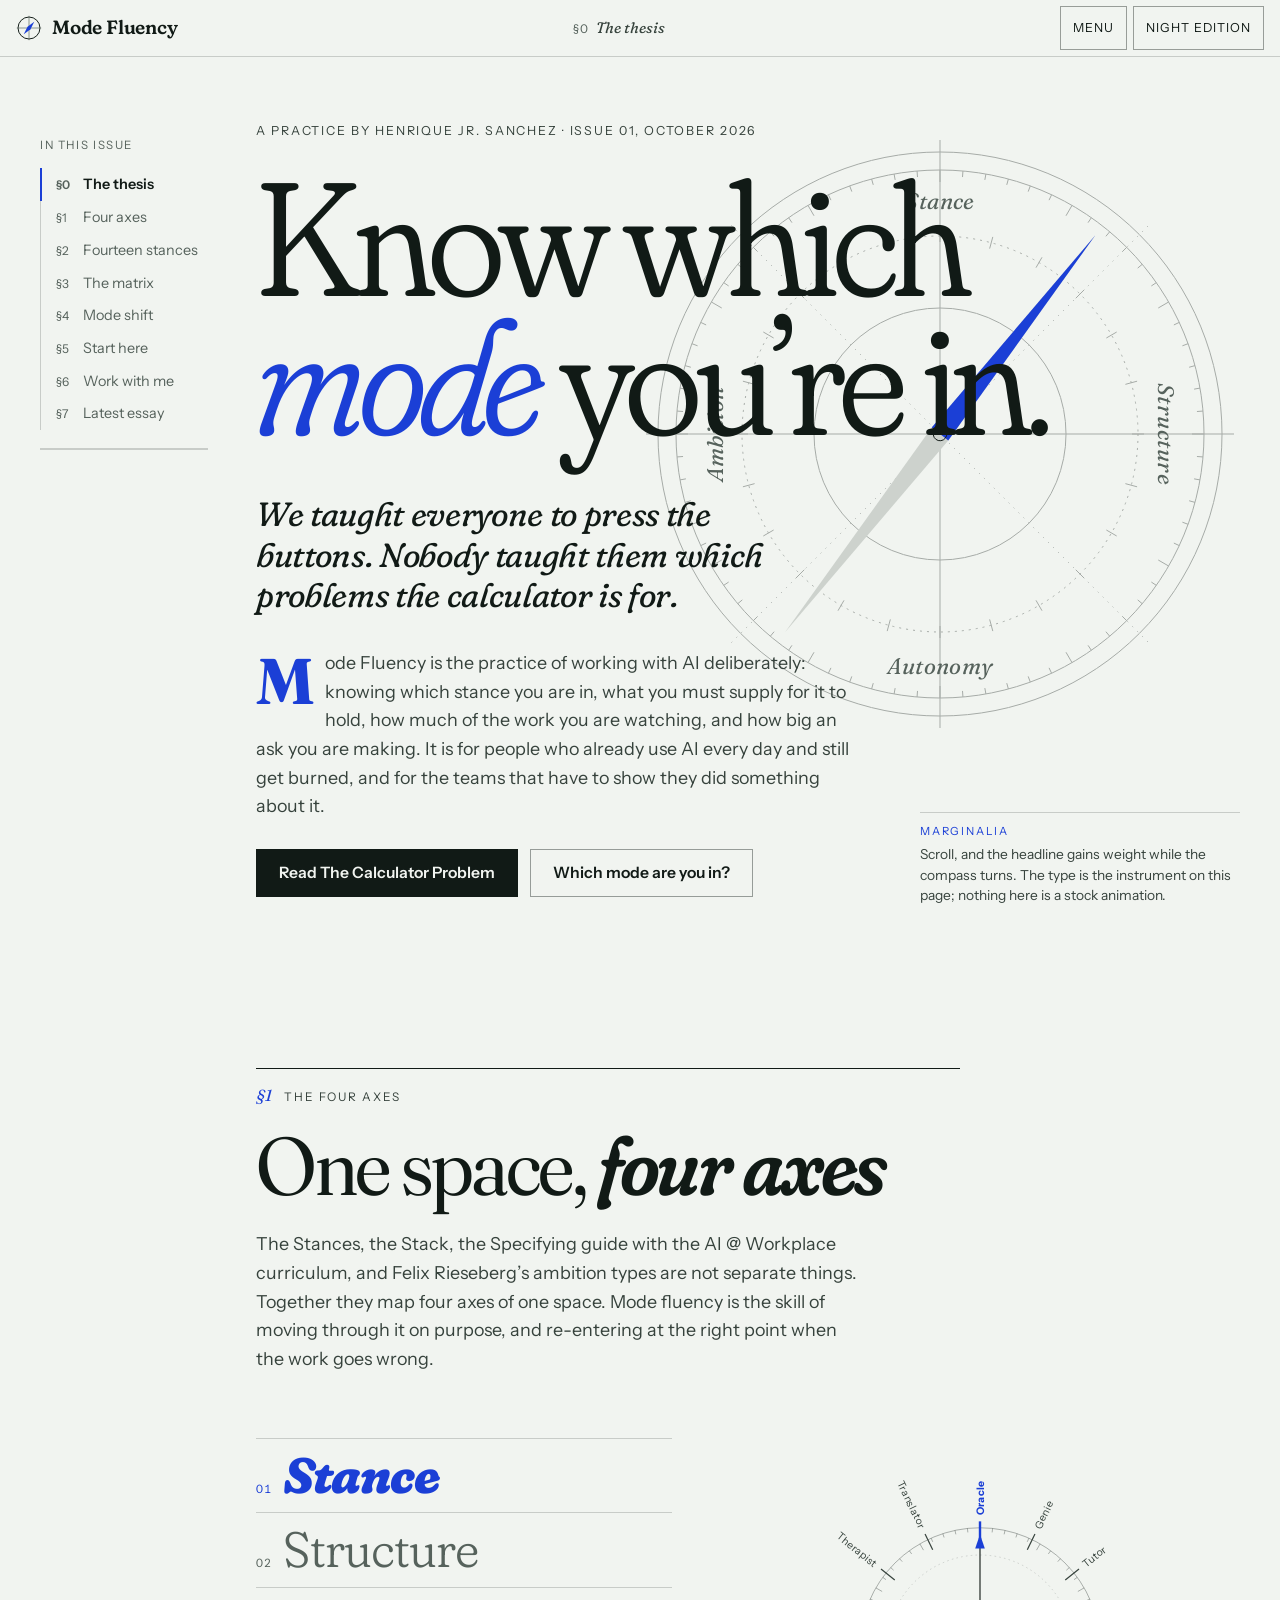
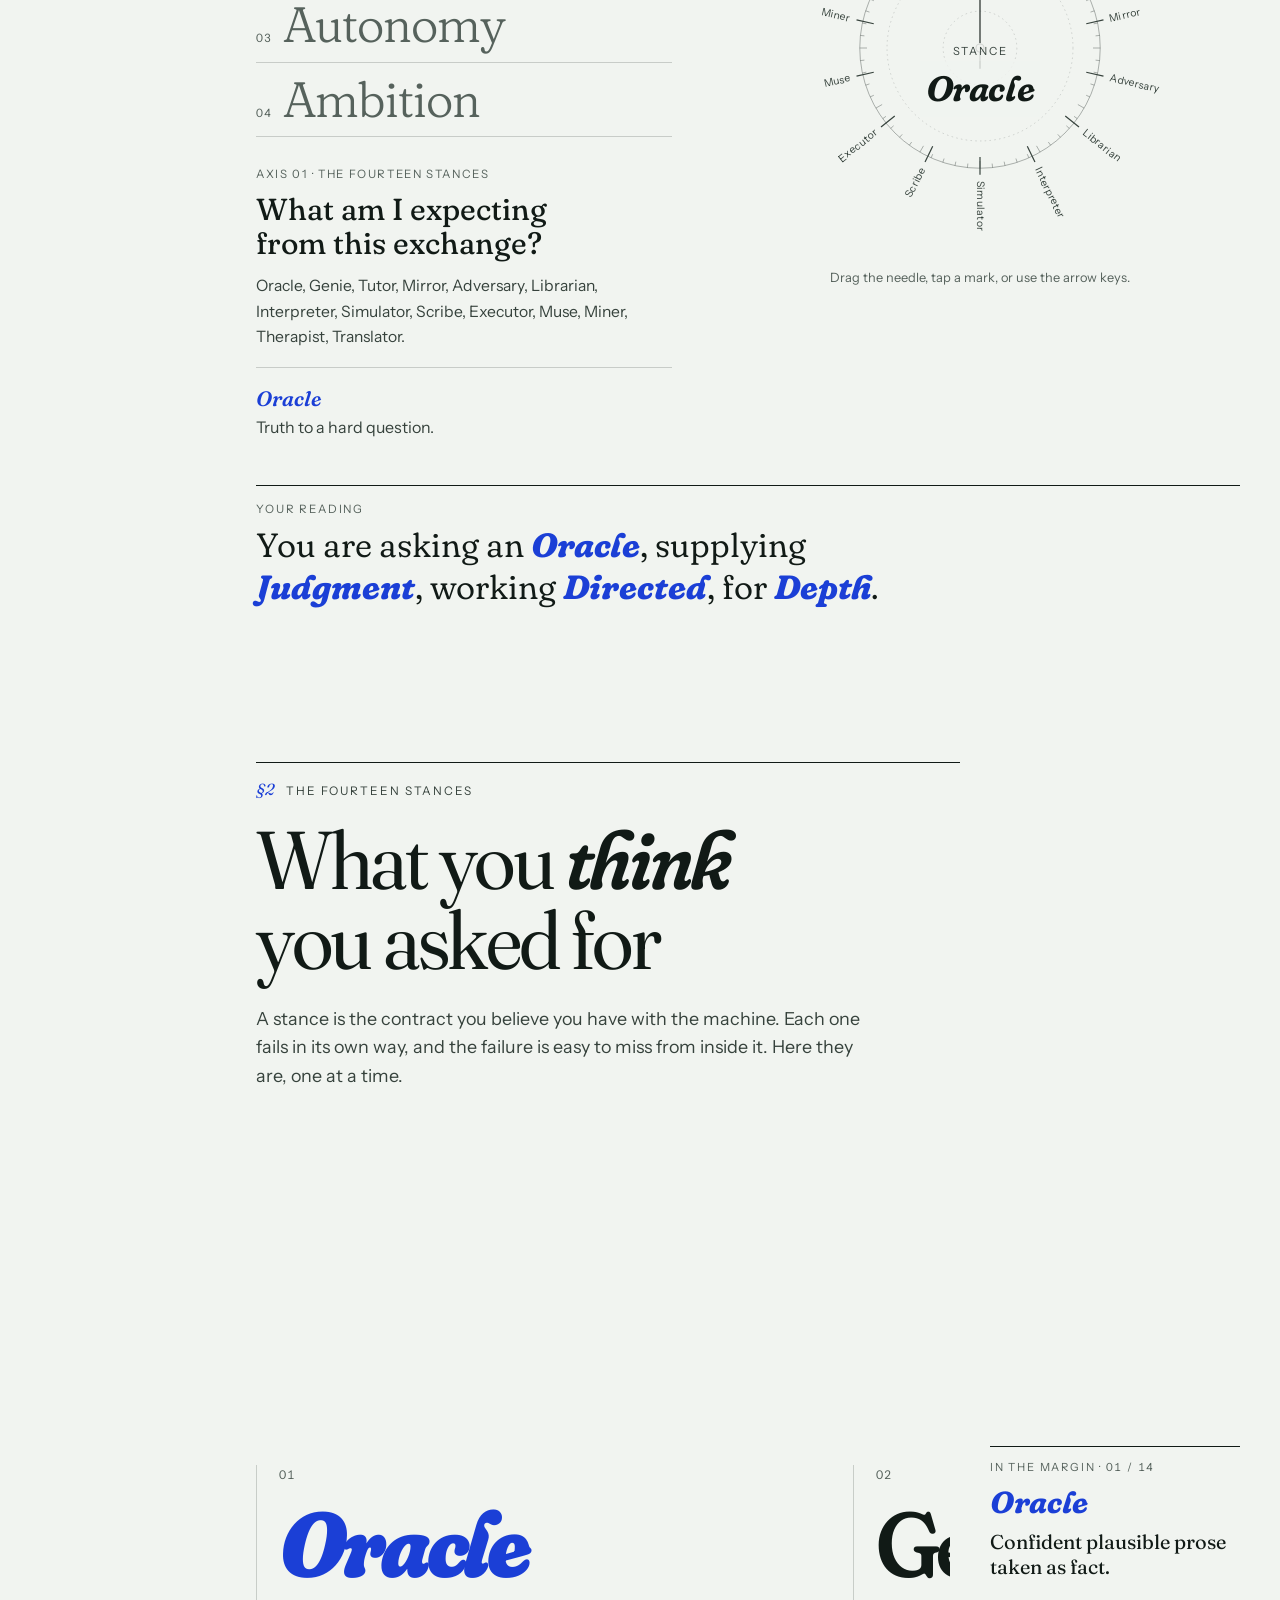
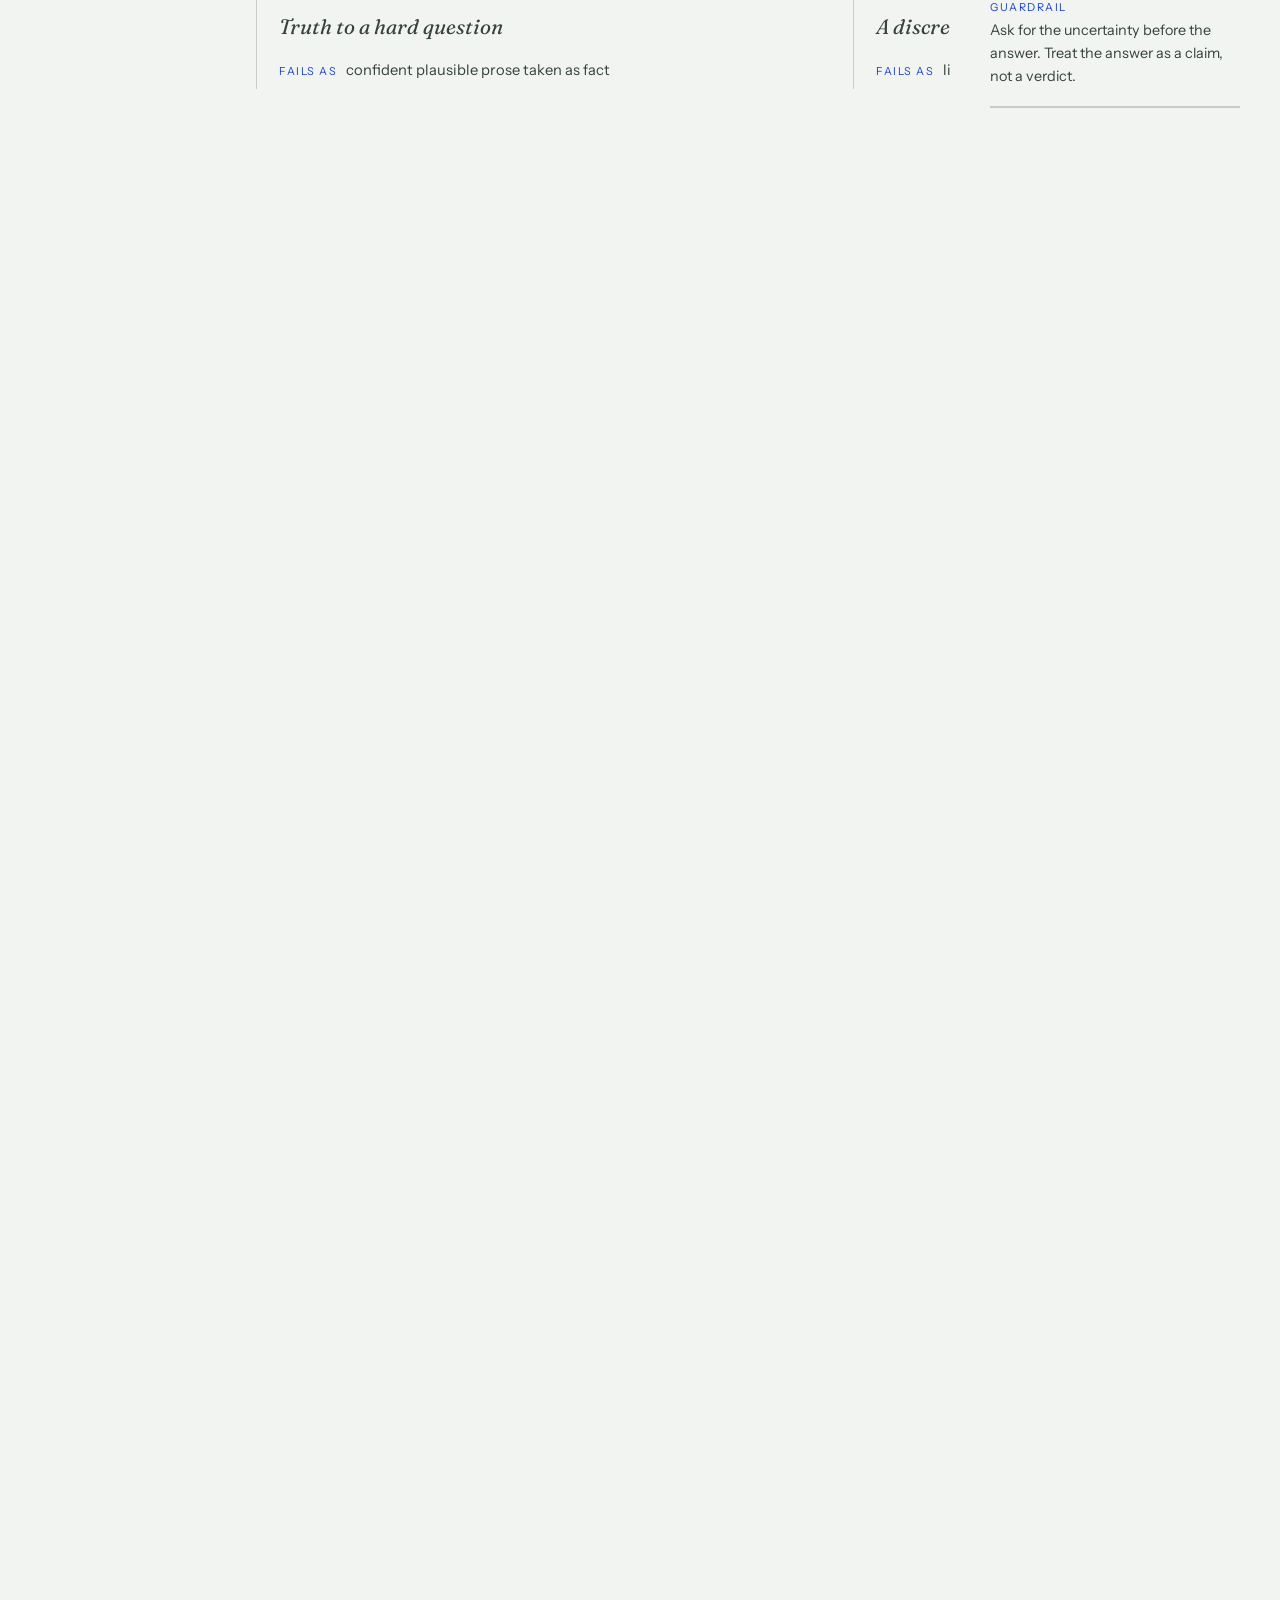
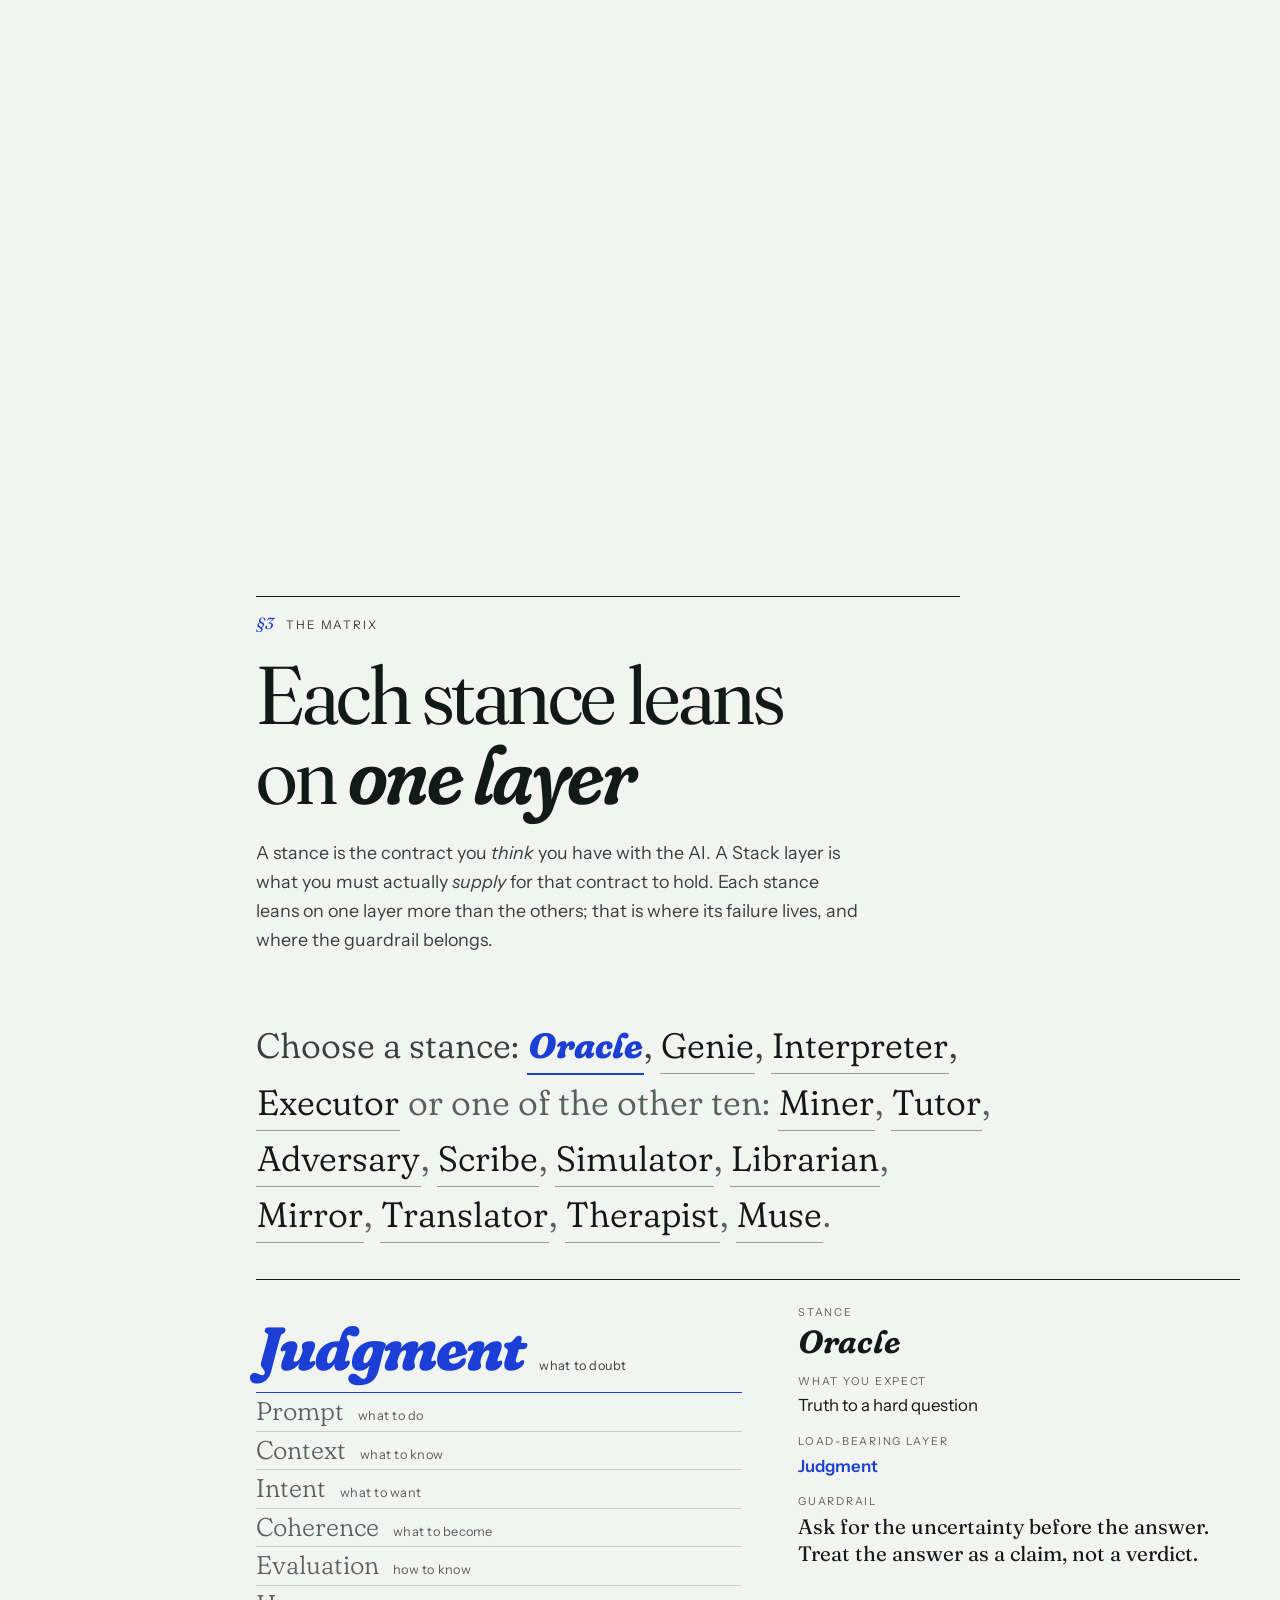
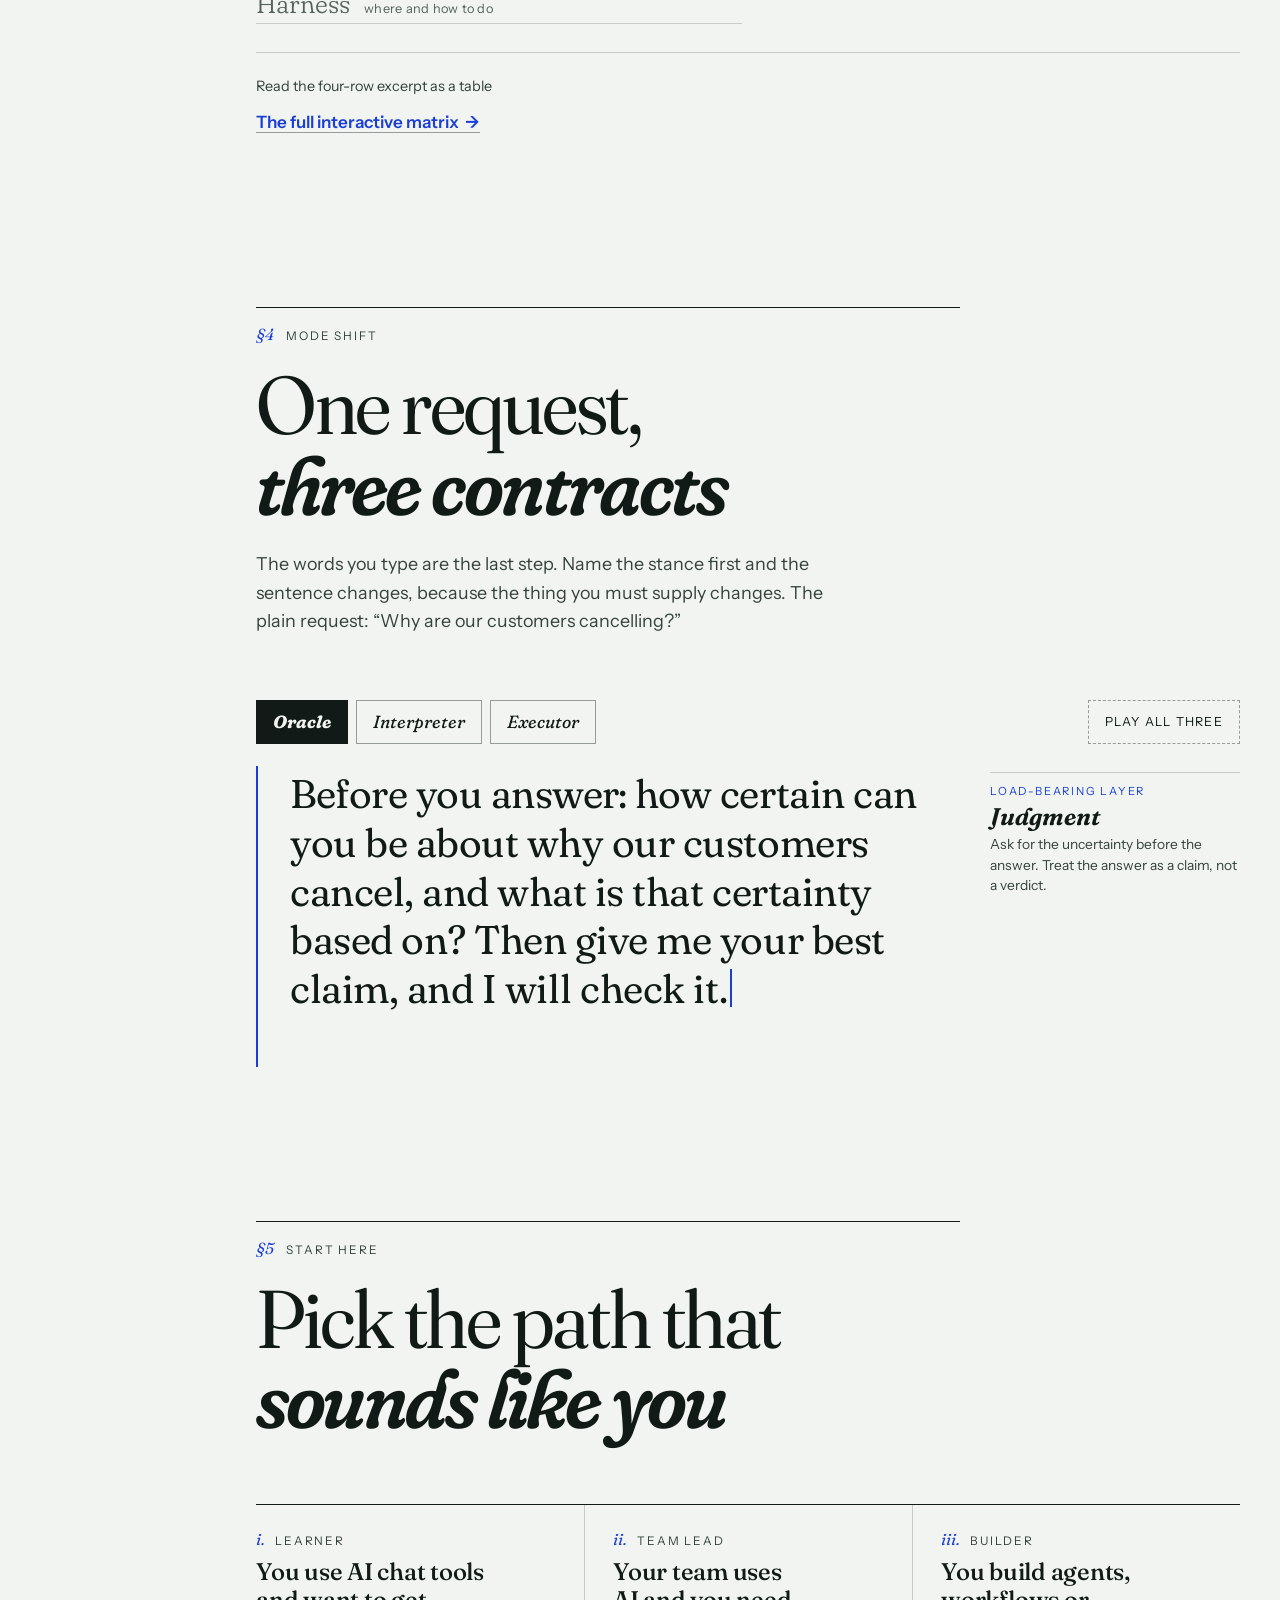
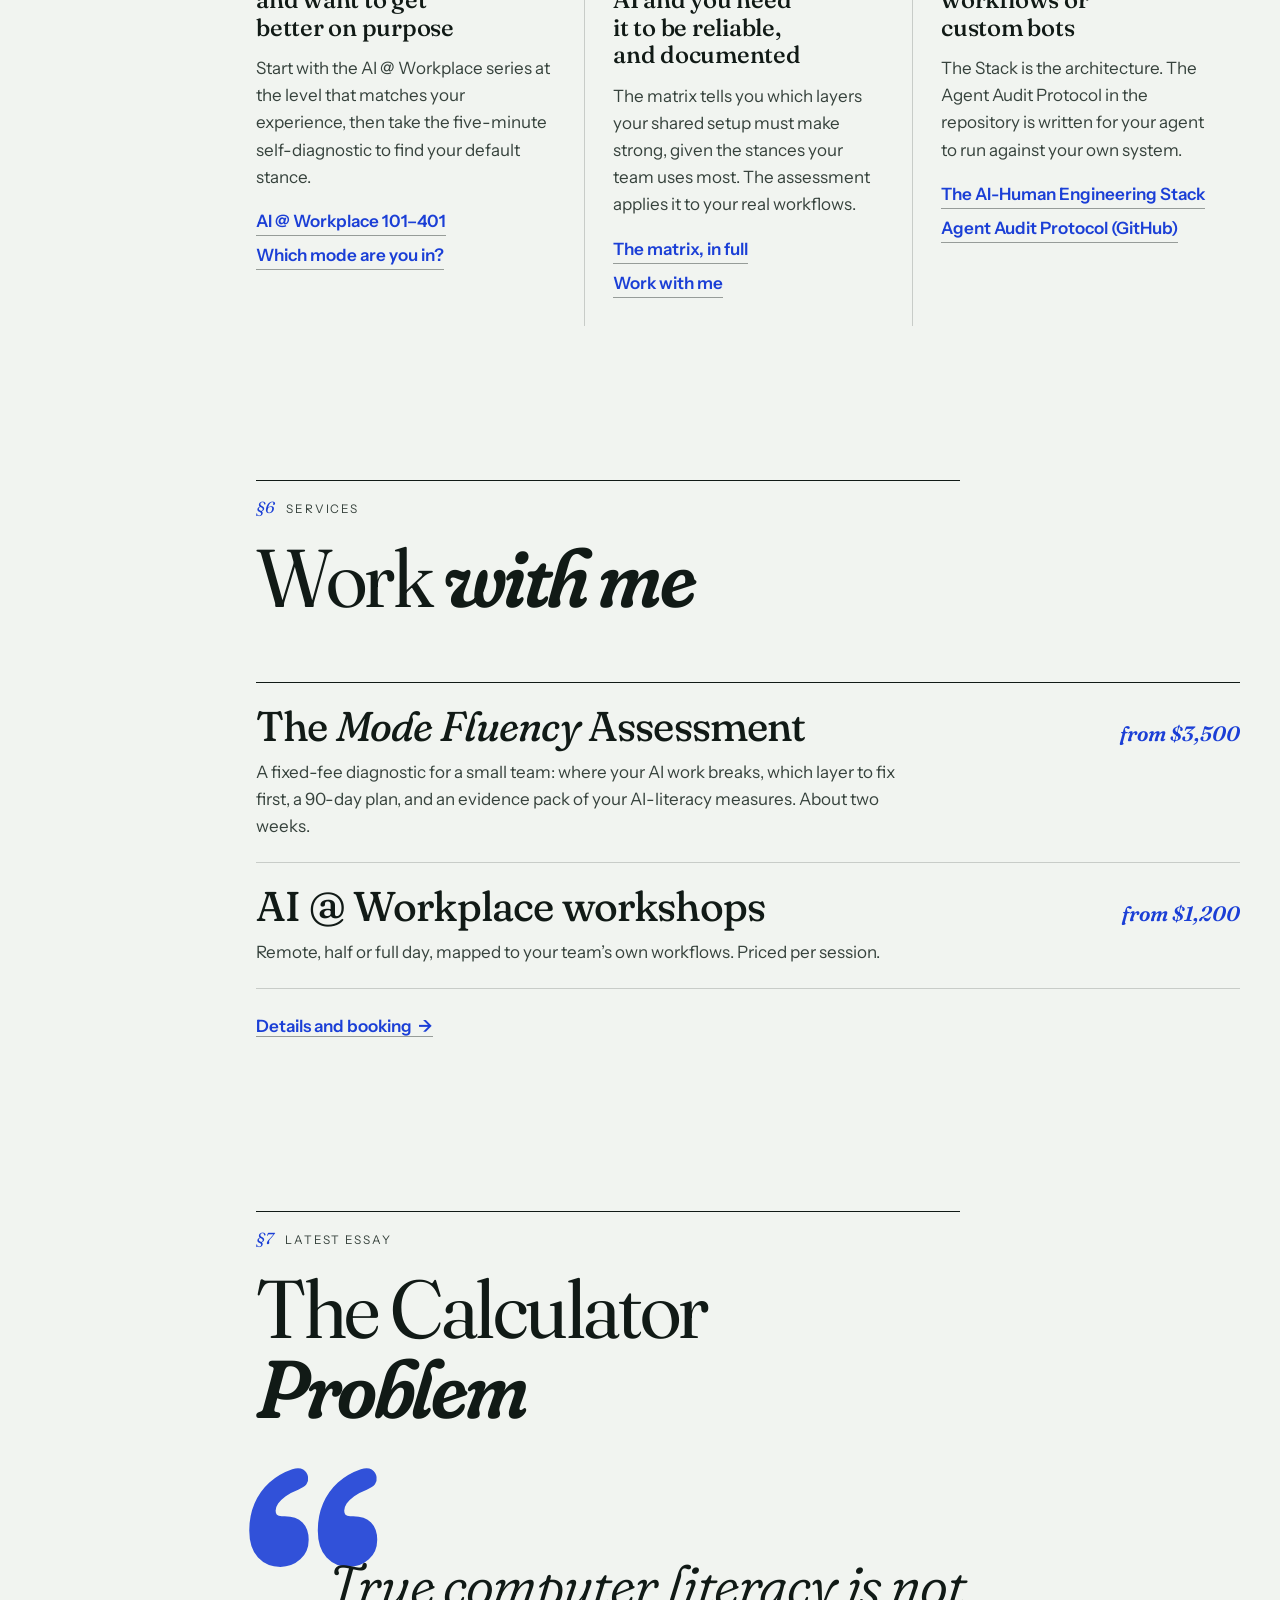
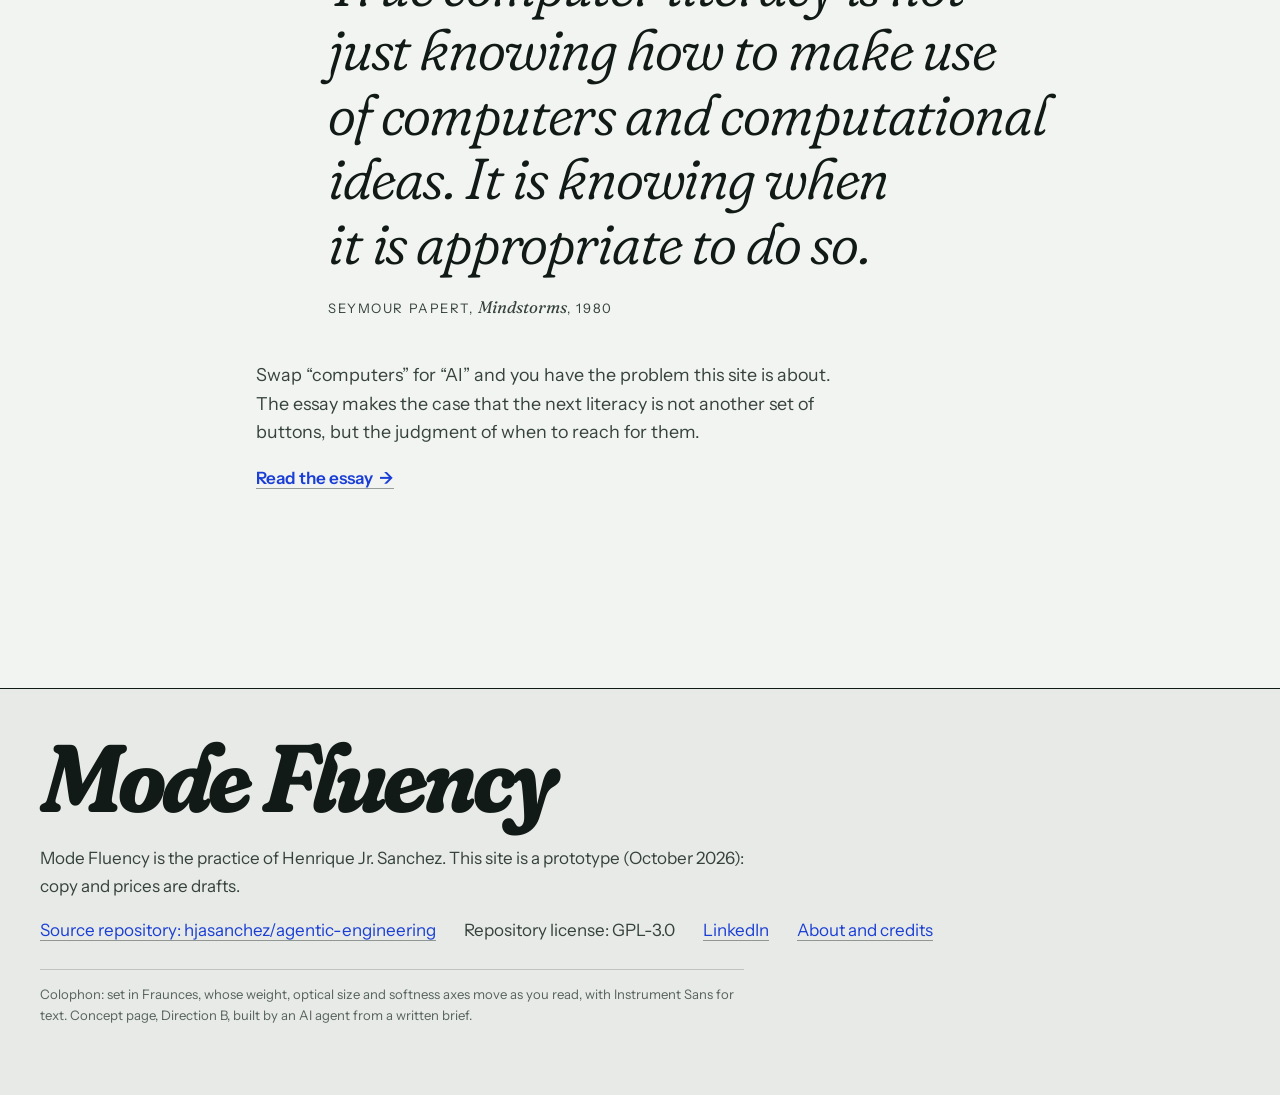
<file: strategy/design-directions/B-kinetic-editorial/index.html>
<!doctype html>
<html lang="en">
<head>
<meta charset="utf-8">
<meta name="viewport" content="width=device-width, initial-scale=1, viewport-fit=cover">
<!-- BRAND PLACEHOLDER: the name is undecided. The wordmark is defined once in CSS (--brand in assets/css/style.css)
     and once in JS (BRAND in assets/js/main.js, which also rewrites this <title>). Swap both; this title is only the no-JS fallback. -->
<title>Mode Fluency</title>
<meta name="description" content="Know which mode you're in when you work with AI: stance, structure, autonomy and ambition as one practice. A concept page, Direction B: Kinetic Editorial.">
<meta name="color-scheme" content="light dark">
<link rel="icon" href="assets/svg/compass.svg" type="image/svg+xml">
<link rel="preconnect" href="https://fonts.googleapis.com">
<link rel="preconnect" href="https://fonts.gstatic.com" crossorigin>
<link rel="stylesheet" href="https://fonts.googleapis.com/css2?family=Fraunces:ital,opsz,wght,SOFT,WONK@0,9..144,100..900,0..100,0..1;1,9..144,100..900,0..100,0..1&family=Instrument+Sans:ital,wdth,wght@0,75..100,400..700;1,75..100,400..700&display=swap">
<link rel="stylesheet" href="assets/css/style.css">
<script src="assets/js/main.js" defer></script>
</head>
<body>
<a class="skip-link" href="#main">Skip to content</a>

<header class="masthead" id="top">
  <div class="masthead-in">
    <a class="wordmark" href="#top" aria-label="Mode Fluency, back to top">
      <svg class="wm-mark" viewBox="0 0 32 32" aria-hidden="true" focusable="false"><circle cx="16" cy="16" r="13.5"/><line x1="16" y1="1" x2="16" y2="31"/><line x1="1" y1="16" x2="31" y2="16"/><path class="wm-needle" d="M16 6 L18.4 16 L16 26 L13.6 16 Z"/></svg>
      <span class="brand"></span>
    </a>
    <p class="runhead" aria-hidden="true"><span class="runhead-num">&sect;0</span> <span class="runhead-title">The thesis</span></p>
    <div class="masthead-tools">
      <button class="menu-btn" type="button" aria-expanded="false" aria-controls="site-nav">Menu</button>
      <button class="theme-btn" type="button" aria-label="Switch to the night edition (dark theme)"><span class="theme-label">Night<span class="theme-long"> edition</span></span></button>
    </div>
  </div>
  <nav class="site-nav" id="site-nav" aria-label="Main">
    <ul>
      <li><a href="#" title="coming in the full build">The Calculator Problem</a></li>
      <li><a href="#" title="coming in the full build">Stances</a></li>
      <li><a href="#" title="coming in the full build">Stack</a></li>
      <li><a href="#" title="coming in the full build">Matrix</a></li>
      <li><a href="#" title="coming in the full build">Diagnose</a></li>
      <li><a href="#" title="coming in the full build">Learn</a></li>
      <li><a href="#" title="coming in the full build">Work with me</a></li>
      <li><a href="#" title="coming in the full build">About</a></li>
    </ul>
  </nav>
</header>

<div class="layout">
  <aside class="toc" aria-label="On this page">
    <p class="toc-label">In this issue</p>
    <ol>
      <li><a href="#thesis" data-sec="thesis"><span class="toc-n">&sect;0</span> The thesis</a></li>
      <li><a href="#axes" data-sec="axes"><span class="toc-n">&sect;1</span> Four axes</a></li>
      <li><a href="#stances" data-sec="stances"><span class="toc-n">&sect;2</span> Fourteen stances</a></li>
      <li><a href="#matrix" data-sec="matrix"><span class="toc-n">&sect;3</span> The matrix</a></li>
      <li><a href="#shift" data-sec="shift"><span class="toc-n">&sect;4</span> Mode shift</a></li>
      <li><a href="#start" data-sec="start"><span class="toc-n">&sect;5</span> Start here</a></li>
      <li><a href="#work" data-sec="work"><span class="toc-n">&sect;6</span> Work with me</a></li>
      <li><a href="#essay" data-sec="essay"><span class="toc-n">&sect;7</span> Latest essay</a></li>
    </ol>
    <div class="toc-meter" aria-hidden="true"><span></span></div>
  </aside>

<main id="main" tabindex="-1">

  <!-- §0 HERO: headline weight tied to scroll; compass of thin rules rotates with it -->
  <section class="hero sec" id="thesis" data-title="The thesis" data-num="&sect;0" aria-labelledby="hero-title">
    <div class="hero-compass" aria-hidden="true">
      <svg viewBox="-200 -200 400 400" focusable="false">
        <g class="c-outer"><circle r="188"/><circle r="176"/><line x1="0.0" y1="-176.0" x2="0.0" y2="-168.0"/><line x1="15.3" y1="-175.3" x2="15.0" y2="-171.3"/><line x1="30.6" y1="-173.3" x2="29.9" y2="-169.4"/><line x1="45.6" y1="-170.0" x2="44.5" y2="-166.1"/><line x1="60.2" y1="-165.4" x2="58.8" y2="-161.6"/><line x1="74.4" y1="-159.5" x2="72.7" y2="-155.9"/><line x1="88.0" y1="-152.4" x2="84.0" y2="-145.5"/><line x1="100.9" y1="-144.2" x2="98.7" y2="-140.9"/><line x1="113.1" y1="-134.8" x2="110.6" y2="-131.8"/><line x1="124.5" y1="-124.5" x2="121.6" y2="-121.6"/><line x1="134.8" y1="-113.1" x2="131.8" y2="-110.6"/><line x1="144.2" y1="-100.9" x2="140.9" y2="-98.7"/><line x1="152.4" y1="-88.0" x2="145.5" y2="-84.0"/><line x1="159.5" y1="-74.4" x2="155.9" y2="-72.7"/><line x1="165.4" y1="-60.2" x2="161.6" y2="-58.8"/><line x1="170.0" y1="-45.6" x2="166.1" y2="-44.5"/><line x1="173.3" y1="-30.6" x2="169.4" y2="-29.9"/><line x1="175.3" y1="-15.3" x2="171.3" y2="-15.0"/><line x1="176.0" y1="-0.0" x2="168.0" y2="-0.0"/><line x1="175.3" y1="15.3" x2="171.3" y2="15.0"/><line x1="173.3" y1="30.6" x2="169.4" y2="29.9"/><line x1="170.0" y1="45.6" x2="166.1" y2="44.5"/><line x1="165.4" y1="60.2" x2="161.6" y2="58.8"/><line x1="159.5" y1="74.4" x2="155.9" y2="72.7"/><line x1="152.4" y1="88.0" x2="145.5" y2="84.0"/><line x1="144.2" y1="100.9" x2="140.9" y2="98.7"/><line x1="134.8" y1="113.1" x2="131.8" y2="110.6"/><line x1="124.5" y1="124.5" x2="121.6" y2="121.6"/><line x1="113.1" y1="134.8" x2="110.6" y2="131.8"/><line x1="100.9" y1="144.2" x2="98.7" y2="140.9"/><line x1="88.0" y1="152.4" x2="84.0" y2="145.5"/><line x1="74.4" y1="159.5" x2="72.7" y2="155.9"/><line x1="60.2" y1="165.4" x2="58.8" y2="161.6"/><line x1="45.6" y1="170.0" x2="44.5" y2="166.1"/><line x1="30.6" y1="173.3" x2="29.9" y2="169.4"/><line x1="15.3" y1="175.3" x2="15.0" y2="171.3"/><line x1="0.0" y1="176.0" x2="0.0" y2="168.0"/><line x1="-15.3" y1="175.3" x2="-15.0" y2="171.3"/><line x1="-30.6" y1="173.3" x2="-29.9" y2="169.4"/><line x1="-45.6" y1="170.0" x2="-44.5" y2="166.1"/><line x1="-60.2" y1="165.4" x2="-58.8" y2="161.6"/><line x1="-74.4" y1="159.5" x2="-72.7" y2="155.9"/><line x1="-88.0" y1="152.4" x2="-84.0" y2="145.5"/><line x1="-100.9" y1="144.2" x2="-98.7" y2="140.9"/><line x1="-113.1" y1="134.8" x2="-110.6" y2="131.8"/><line x1="-124.5" y1="124.5" x2="-121.6" y2="121.6"/><line x1="-134.8" y1="113.1" x2="-131.8" y2="110.6"/><line x1="-144.2" y1="100.9" x2="-140.9" y2="98.7"/><line x1="-152.4" y1="88.0" x2="-145.5" y2="84.0"/><line x1="-159.5" y1="74.4" x2="-155.9" y2="72.7"/><line x1="-165.4" y1="60.2" x2="-161.6" y2="58.8"/><line x1="-170.0" y1="45.6" x2="-166.1" y2="44.5"/><line x1="-173.3" y1="30.6" x2="-169.4" y2="29.9"/><line x1="-175.3" y1="15.3" x2="-171.3" y2="15.0"/><line x1="-176.0" y1="0.0" x2="-168.0" y2="0.0"/><line x1="-175.3" y1="-15.3" x2="-171.3" y2="-15.0"/><line x1="-173.3" y1="-30.6" x2="-169.4" y2="-29.9"/><line x1="-170.0" y1="-45.6" x2="-166.1" y2="-44.5"/><line x1="-165.4" y1="-60.2" x2="-161.6" y2="-58.8"/><line x1="-159.5" y1="-74.4" x2="-155.9" y2="-72.7"/><line x1="-152.4" y1="-88.0" x2="-145.5" y2="-84.0"/><line x1="-144.2" y1="-100.9" x2="-140.9" y2="-98.7"/><line x1="-134.8" y1="-113.1" x2="-131.8" y2="-110.6"/><line x1="-124.5" y1="-124.5" x2="-121.6" y2="-121.6"/><line x1="-113.1" y1="-134.8" x2="-110.6" y2="-131.8"/><line x1="-100.9" y1="-144.2" x2="-98.7" y2="-140.9"/><line x1="-88.0" y1="-152.4" x2="-84.0" y2="-145.5"/><line x1="-74.4" y1="-159.5" x2="-72.7" y2="-155.9"/><line x1="-60.2" y1="-165.4" x2="-58.8" y2="-161.6"/><line x1="-45.6" y1="-170.0" x2="-44.5" y2="-166.1"/><line x1="-30.6" y1="-173.3" x2="-29.9" y2="-169.4"/><line x1="-15.3" y1="-175.3" x2="-15.0" y2="-171.3"/></g>
        <g class="c-mid"><circle r="132" class="c-dash"/><line x1="0.0" y1="-128.0" x2="0.0" y2="-136.0"/><line x1="33.1" y1="-123.6" x2="35.2" y2="-131.4"/><line x1="64.0" y1="-110.9" x2="68.0" y2="-117.8"/><line x1="90.5" y1="-90.5" x2="96.2" y2="-96.2"/><line x1="110.9" y1="-64.0" x2="117.8" y2="-68.0"/><line x1="123.6" y1="-33.1" x2="131.4" y2="-35.2"/><line x1="128.0" y1="-0.0" x2="136.0" y2="-0.0"/><line x1="123.6" y1="33.1" x2="131.4" y2="35.2"/><line x1="110.9" y1="64.0" x2="117.8" y2="68.0"/><line x1="90.5" y1="90.5" x2="96.2" y2="96.2"/><line x1="64.0" y1="110.9" x2="68.0" y2="117.8"/><line x1="33.1" y1="123.6" x2="35.2" y2="131.4"/><line x1="0.0" y1="128.0" x2="0.0" y2="136.0"/><line x1="-33.1" y1="123.6" x2="-35.2" y2="131.4"/><line x1="-64.0" y1="110.9" x2="-68.0" y2="117.8"/><line x1="-90.5" y1="90.5" x2="-96.2" y2="96.2"/><line x1="-110.9" y1="64.0" x2="-117.8" y2="68.0"/><line x1="-123.6" y1="33.1" x2="-131.4" y2="35.2"/><line x1="-128.0" y1="0.0" x2="-136.0" y2="0.0"/><line x1="-123.6" y1="-33.1" x2="-131.4" y2="-35.2"/><line x1="-110.9" y1="-64.0" x2="-117.8" y2="-68.0"/><line x1="-90.5" y1="-90.5" x2="-96.2" y2="-96.2"/><line x1="-64.0" y1="-110.9" x2="-68.0" y2="-117.8"/><line x1="-33.1" y1="-123.6" x2="-35.2" y2="-131.4"/></g>
        <g class="c-inner"><circle r="84"/><line x1="0" y1="-196" x2="0" y2="196"/><line x1="-196" y1="0" x2="196" y2="0"/><line x1="-139" y1="-139" x2="139" y2="139" class="c-faint"/><line x1="-139" y1="139" x2="139" y2="-139" class="c-faint"/></g>
        <g class="c-labels">
          <text x="0" y="-150" text-anchor="middle">Stance</text>
          <text x="150" y="5" text-anchor="middle" transform="rotate(90 150 0)">Structure</text>
          <text x="0" y="160" text-anchor="middle">Autonomy</text>
          <text x="-150" y="5" text-anchor="middle" transform="rotate(-90 -150 0)">Ambition</text>
        </g>
        <g class="c-needle"><path d="M0 -168 L7 0 L0 168 L-7 0 Z" class="n-body"/><path d="M0 -168 L7 0 L-7 0 Z" class="n-tip"/><circle r="4.5" class="n-hub"/></g>
      </svg>
    </div>
    <div class="hero-text">
      <p class="kicker">A practice by Henrique Jr. Sanchez &middot; <span class="nowrap">Issue 01, October 2026</span></p>
      <h1 id="hero-title" class="hero-title">
        <span class="sr-only">Know which mode you're in.</span>
        <span class="ht" aria-hidden="true"><span class="w" style="--i:0">Know</span> <span class="w" style="--i:1">which</span> <span class="w w-it" style="--i:2">mode</span> <span class="w" style="--i:3">you&rsquo;re</span> <span class="w" style="--i:4">in.</span></span>
      </h1>
      <div class="hero-deck">
        <p class="lede">We taught everyone to press the buttons. Nobody taught them which problems the calculator&nbsp;is&nbsp;for.</p>
        <p class="prose dropcap"><span class="brand"></span> is the practice of working with AI deliberately: knowing which stance you are in, what you must supply for it to hold, how much of the work you are watching, and how big an ask you are making. It is for people who already use AI every day and still get burned, and for the teams that have to show they did something about it.</p>
        <p class="actions">
          <a class="btn" href="#" title="coming in the full build">Read The Calculator Problem</a>
          <a class="btn btn-quiet" href="#" title="coming in the full build">Which mode are you in?</a>
        </p>
      </div>
      <p class="margin-note hero-note"><span class="mn-label">Marginalia</span> Scroll, and the headline gains weight while the compass turns. The type is the instrument on this page; nothing here is a stock animation.</p>
    </div>
  </section>

  <!-- §1 FOUR AXES: interactive instrument -->
  <section class="sec axes" id="axes" data-title="Four axes" data-num="&sect;1" aria-labelledby="axes-title">
    <header class="sec-head">
      <p class="eyebrow"><span class="num">&sect;1</span> The four axes</p>
      <h2 id="axes-title" class="h2">One space, <em>four axes</em></h2>
      <p class="prose">The Stances, the Stack, the Specifying guide with the AI @ Workplace curriculum, and Felix Rieseberg&rsquo;s ambition types are not separate things. Together they map four axes of one space. Mode fluency is the skill of moving through it on purpose, and re-entering at the right point when the work goes wrong.</p>
    </header>

    <div class="instrument" data-instrument>
      <div class="axis-tabs" role="tablist" aria-label="Choose an axis">
        <button role="tab" id="tab-stance" aria-controls="panel-stance" aria-selected="true" data-axis="stance"><span class="at-n">01</span><span class="at-w">Stance</span></button>
        <button role="tab" id="tab-structure" aria-controls="panel-structure" aria-selected="false" data-axis="structure" tabindex="-1"><span class="at-n">02</span><span class="at-w">Structure</span></button>
        <button role="tab" id="tab-autonomy" aria-controls="panel-autonomy" aria-selected="false" data-axis="autonomy" tabindex="-1"><span class="at-n">03</span><span class="at-w">Autonomy</span></button>
        <button role="tab" id="tab-ambition" aria-controls="panel-ambition" aria-selected="false" data-axis="ambition" tabindex="-1"><span class="at-n">04</span><span class="at-w">Ambition</span></button>
      </div>

      <div class="dial-wrap">
        <div class="dial" role="slider" tabindex="0" aria-label="Mode on the selected axis" aria-valuemin="1" aria-valuemax="14" aria-valuenow="1" aria-valuetext="Oracle: truth to a hard question">
          <svg class="dial-svg" viewBox="-220 -220 440 440" aria-hidden="true" focusable="false"></svg>
          <div class="dial-readout" aria-hidden="true"><span class="dr-axis">Stance</span><span class="dr-mode">Oracle</span></div>
        </div>
        <p class="dial-hint">Drag the needle, tap a mark, or use the arrow keys.</p>
      </div>

      <div class="axis-panels">
        <div class="axis-panel" role="tabpanel" id="panel-stance" aria-labelledby="tab-stance">
          <p class="ap-src">Axis 01 &middot; The Fourteen Stances</p>
          <p class="ap-q">What am I expecting from this exchange?</p>
          <p class="ap-modes">Oracle, Genie, Tutor, Mirror, Adversary, Librarian, Interpreter, Simulator, Scribe, Executor, Muse, Miner, Therapist, Translator.</p>
        </div>
        <div class="axis-panel" role="tabpanel" id="panel-structure" aria-labelledby="tab-structure">
          <p class="ap-src">Axis 02 &middot; The AI-Human Engineering Stack</p>
          <p class="ap-q">What must I supply for that expectation to hold?</p>
          <p class="ap-modes">Prompt, Context, Intent, Judgment, Coherence; plus two meta-functions, Evaluation and Harness.</p>
        </div>
        <div class="axis-panel" role="tabpanel" id="panel-autonomy" aria-labelledby="tab-autonomy">
          <p class="ap-src">Axis 03 &middot; Modes, from Specifying Work for AI</p>
          <p class="ap-q">How much of the work do I watch?</p>
          <p class="ap-modes">Assistive (you type, AI suggests), Directed (you describe, AI types, you review), Autonomous (you assign, AI executes, you review), Continuous (AI runs as a background service).</p>
        </div>
        <div class="axis-panel" role="tabpanel" id="panel-ambition" aria-labelledby="tab-ambition">
          <p class="ap-src">Axis 04 &middot; Felix Rieseberg&rsquo;s four types</p>
          <p class="ap-q">How big is the ask?</p>
          <p class="ap-modes">Speed, Altitude, Depth, Range.</p>
        </div>
        <p class="mode-desc" aria-live="polite"><span class="md-name">Oracle</span> <span class="md-text">Truth to a hard question.</span></p>
      </div>

      <div class="reading" aria-live="off">
        <p class="reading-label">Your reading</p>
        <p class="reading-line">You are asking an <b data-r="stance">Oracle</b>, supplying <b data-r="structure">Judgment</b>, working <b data-r="autonomy">Directed</b>, for <b data-r="ambition">Depth</b>.</p>
      </div>
    </div>
  </section>

  <!-- §2 FOURTEEN STANCES: horizontal procession on desktop, vertical on mobile -->
  <section class="sec stances" id="stances" data-title="Fourteen stances" data-num="&sect;2" aria-labelledby="stances-title">
    <header class="sec-head">
      <p class="eyebrow"><span class="num">&sect;2</span> The Fourteen Stances</p>
      <h2 id="stances-title" class="h2">What you <em>think</em> you asked for</h2>
      <p class="prose">A stance is the contract you believe you have with the machine. Each one fails in its own way, and the failure is easy to miss from inside it. Here they are, one at a time.</p>
    </header>
    <div class="proc-stage">
      <div class="proc-sticky">
        <div class="proc-view"><ol class="proc-track">
          <li class="st" data-i="0"><span class="st-n">01</span><span class="st-name">Oracle</span><span class="st-exp">Truth to a hard question</span><span class="st-fail"><span class="sf-l">Fails as</span> confident plausible prose taken as fact</span></li>
          <li class="st" data-i="1"><span class="st-n">02</span><span class="st-name">Genie</span><span class="st-exp">A discrete deliverable</span><span class="st-fail"><span class="sf-l">Fails as</span> literal compliance with a brittle wish</span></li>
          <li class="st" data-i="2"><span class="st-n">03</span><span class="st-name">Tutor</span><span class="st-exp">A path to the answer</span><span class="st-fail"><span class="sf-l">Fails as</span> being taught toward a goal you never stated</span></li>
          <li class="st" data-i="3"><span class="st-n">04</span><span class="st-name">Mirror</span><span class="st-exp">My own thinking, clarified</span><span class="st-fail"><span class="sf-l">Fails as</span> flattery mistaken for reflection</span></li>
          <li class="st" data-i="4"><span class="st-n">05</span><span class="st-name">Adversary</span><span class="st-exp">Attack on my plan</span><span class="st-fail"><span class="sf-l">Fails as</span> critique of the wrong thing</span></li>
          <li class="st" data-i="5"><span class="st-n">06</span><span class="st-name">Librarian</span><span class="st-exp">Synthesis of what is known</span><span class="st-fail"><span class="sf-l">Fails as</span> confident retrieval of what was never said</span></li>
          <li class="st" data-i="6"><span class="st-n">07</span><span class="st-name">Interpreter</span><span class="st-exp">Decode material I supply</span><span class="st-fail"><span class="sf-l">Fails as</span> confabulated meaning that sounds insightful</span></li>
          <li class="st" data-i="7"><span class="st-n">08</span><span class="st-name">Simulator</span><span class="st-exp">A rehearsal of reality</span><span class="st-fail"><span class="sf-l">Fails as</span> a rehearsal of a scenario that is not yours</span></li>
          <li class="st" data-i="8"><span class="st-n">09</span><span class="st-name">Scribe</span><span class="st-exp">Craft applied to my substance</span><span class="st-fail"><span class="sf-l">Fails as</span> polished form over a hollow draft</span></li>
          <li class="st" data-i="9"><span class="st-n">10</span><span class="st-name">Executor</span><span class="st-exp">A delegated job, reviewed after</span><span class="st-fail"><span class="sf-l">Fails as</span> automation complacency; locally correct steps compounding into the wrong outcome, found late</span></li>
          <li class="st" data-i="10"><span class="st-n">11</span><span class="st-name">Muse</span><span class="st-exp">Provocation, not correctness</span><span class="st-fail"><span class="sf-l">Fails as</span> nothing: there is no failure, only dross</span></li>
          <li class="st" data-i="11"><span class="st-n">12</span><span class="st-name">Miner</span><span class="st-exp">The shape of a space, not one answer</span><span class="st-fail"><span class="sf-l">Fails as</span> believing an anomaly because you wanted it; losing the vein</span></li>
          <li class="st" data-i="12"><span class="st-n">13</span><span class="st-name">Therapist</span><span class="st-exp">A space to think aloud (or Confessor)</span><span class="st-fail"><span class="sf-l">Fails as</span> dependency; outsourcing judgment about your own life</span></li>
          <li class="st" data-i="13"><span class="st-n">14</span><span class="st-name">Translator</span><span class="st-exp">A bridge between two worlds</span><span class="st-fail"><span class="sf-l">Fails as</span> a bridge from one world to a caricature of the other</span></li>
        </ol></div>
        <aside class="proc-margin" aria-label="Current stance, in the margin">
          <p class="pm-label">In the margin &middot; <span class="pm-count">01 / 14</span></p>
          <p class="pm-name">Oracle</p>
          <p class="pm-fail">Confident plausible prose taken as fact.</p>
          <p class="pm-rule"><span class="pm-rl">Guardrail</span> Ask for the uncertainty before the answer. Treat the answer as a claim, not a verdict.</p>
          <div class="pm-bar" aria-hidden="true"><span></span></div>
        </aside>
      </div>
    </div>
  </section>

  <!-- §3 MATRIX: text-only; choose a stance, its load-bearing layer rises -->
  <section class="sec matrix" id="matrix" data-title="The matrix" data-num="&sect;3" aria-labelledby="matrix-title">
    <header class="sec-head">
      <p class="eyebrow"><span class="num">&sect;3</span> The matrix</p>
      <h2 id="matrix-title" class="h2">Each stance leans on <em>one layer</em></h2>
      <p class="prose">A stance is the contract you <em>think</em> you have with the AI. A Stack layer is what you must actually <em>supply</em> for that contract to hold. Each stance leans on one layer more than the others; that is where its failure lives, and where the guardrail belongs.</p>
    </header>
    <div class="mx">
      <div class="mx-pick">
        <p class="mx-sentence" id="mx-label">Choose a stance:
          <span class="nowrap"><button type="button" class="mx-s" data-s="Oracle" aria-pressed="true">Oracle</button>,</span>
          <span class="nowrap"><button type="button" class="mx-s" data-s="Genie" aria-pressed="false">Genie</button>,</span>
          <span class="nowrap"><button type="button" class="mx-s" data-s="Interpreter" aria-pressed="false">Interpreter</button>,</span>
          <button type="button" class="mx-s" data-s="Executor" aria-pressed="false">Executor</button>
          <span class="mx-more">or one of the other ten:
          <span class="nowrap"><button type="button" class="mx-s" data-s="Miner" aria-pressed="false">Miner</button>,</span>
          <span class="nowrap"><button type="button" class="mx-s" data-s="Tutor" aria-pressed="false">Tutor</button>,</span>
          <span class="nowrap"><button type="button" class="mx-s" data-s="Adversary" aria-pressed="false">Adversary</button>,</span>
          <span class="nowrap"><button type="button" class="mx-s" data-s="Scribe" aria-pressed="false">Scribe</button>,</span>
          <span class="nowrap"><button type="button" class="mx-s" data-s="Simulator" aria-pressed="false">Simulator</button>,</span>
          <span class="nowrap"><button type="button" class="mx-s" data-s="Librarian" aria-pressed="false">Librarian</button>,</span>
          <span class="nowrap"><button type="button" class="mx-s" data-s="Mirror" aria-pressed="false">Mirror</button>,</span>
          <span class="nowrap"><button type="button" class="mx-s" data-s="Translator" aria-pressed="false">Translator</button>,</span>
          <span class="nowrap"><button type="button" class="mx-s" data-s="Therapist" aria-pressed="false">Therapist</button>,</span>
          <span class="nowrap"><button type="button" class="mx-s" data-s="Muse" aria-pressed="false">Muse</button>.</span></span>
        </p>
      </div>
      <div class="mx-body">
        <ol class="mx-layers" aria-label="Stack layers, load-bearing first">
          <li data-l="Prompt"><span class="lw">Prompt</span><span class="lq">what to do</span></li>
          <li data-l="Context"><span class="lw">Context</span><span class="lq">what to know</span></li>
          <li data-l="Intent"><span class="lw">Intent</span><span class="lq">what to want</span></li>
          <li data-l="Judgment"><span class="lw">Judgment</span><span class="lq">what to doubt</span></li>
          <li data-l="Coherence"><span class="lw">Coherence</span><span class="lq">what to become</span></li>
          <li data-l="Evaluation"><span class="lw">Evaluation</span><span class="lq">how to know</span></li>
          <li data-l="Harness"><span class="lw">Harness</span><span class="lq">where and how to do</span></li>
        </ol>
        <div class="mx-read" aria-live="polite">
          <p class="mx-k">Stance</p>
          <p class="mx-stance">Oracle</p>
          <p class="mx-k">What you expect</p>
          <p class="mx-exp">Truth to a hard question</p>
          <p class="mx-k">Load-bearing layer</p>
          <p class="mx-layer">Judgment</p>
          <p class="mx-k">Guardrail</p>
          <p class="mx-rule">Ask for the uncertainty before the answer. Treat the answer as a claim, not a verdict.</p>
        </div>
      </div>
      <details class="mx-table">
        <summary>Read the four-row excerpt as a table</summary>
        <div class="table-wrap">
          <table>
            <caption>Excerpt from the Mode Fluency Matrix (four of fourteen rows)</caption>
            <thead><tr><th scope="col">Stance</th><th scope="col">What you expect</th><th scope="col">Load-bearing layer</th><th scope="col">Guardrail</th></tr></thead>
            <tbody>
              <tr><th scope="row">Oracle</th><td>Truth to a hard question</td><td>Judgment</td><td>Ask for the uncertainty before the answer. Treat the answer as a claim, not a verdict.</td></tr>
              <tr><th scope="row">Genie</th><td>A discrete deliverable</td><td>Prompt</td><td>Specify scope, boundaries and success criteria before you ask (an Intent Doc).</td></tr>
              <tr><th scope="row">Interpreter</th><td>Decode material I supply</td><td>Evaluation</td><td>&ldquo;Show me exactly which parts of the text support each conclusion.&rdquo; Never accept an interpretation you cannot trace.</td></tr>
              <tr><th scope="row">Executor</th><td>A delegated job, reviewed after</td><td>Harness + Judgment</td><td>Plan before action, checkpoints, a deviation report, nothing consequential ships uninspected. Delegation transfers labor, never responsibility.</td></tr>
            </tbody>
          </table>
        </div>
      </details>
      <p><a class="more" href="#" title="coming in the full build">The full interactive matrix</a></p>
    </div>
  </section>

  <!-- §4 MODE SHIFT: one request, re-typed under three stances -->
  <section class="sec shift" id="shift" data-title="Mode shift" data-num="&sect;4" aria-labelledby="shift-title">
    <header class="sec-head">
      <p class="eyebrow"><span class="num">&sect;4</span> Mode shift</p>
      <h2 id="shift-title" class="h2">One request, <em>three contracts</em></h2>
      <p class="prose">The words you type are the last step. Name the stance first and the sentence changes, because the thing you must supply changes. The plain request: <q>Why are our customers cancelling?</q></p>
    </header>
    <div class="sh">
      <div class="sh-ctrl" role="group" aria-label="Retype the request under a stance">
        <button type="button" class="sh-b" data-k="oracle" aria-pressed="true">Oracle</button>
        <button type="button" class="sh-b" data-k="interpreter" aria-pressed="false">Interpreter</button>
        <button type="button" class="sh-b" data-k="executor" aria-pressed="false">Executor</button>
        <button type="button" class="sh-play">Play all three</button>
      </div>
      <blockquote class="sh-text">
        <p><span class="sh-typed" aria-hidden="true">Before you answer: how certain can you be about why our customers cancel, and what is that certainty based on? Then give me your best claim, and I will check it.</span><span class="sh-caret" aria-hidden="true"></span><span class="sr-only sh-sr" aria-live="polite">Before you answer: how certain can you be about why our customers cancel, and what is that certainty based on? Then give me your best claim, and I will check it.</span></p>
      </blockquote>
      <p class="margin-note sh-note"><span class="mn-label">Load-bearing layer</span> <span class="sh-layer">Judgment</span><span class="sh-why">Ask for the uncertainty before the answer. Treat the answer as a claim, not a verdict.</span></p>
    </div>
  </section>

  <!-- §5 START HERE: three paths -->
  <section class="sec start" id="start" data-title="Start here" data-num="&sect;5" aria-labelledby="start-title">
    <header class="sec-head">
      <p class="eyebrow"><span class="num">&sect;5</span> Start here</p>
      <h2 id="start-title" class="h2">Pick the path that <em>sounds like you</em></h2>
    </header>
    <ol class="paths">
      <li class="path">
        <p class="path-who"><span class="path-n">i.</span> Learner</p>
        <h3 class="h3">You use AI chat tools and want to get better on purpose</h3>
        <p>Start with the AI @ Workplace series at the level that matches your experience, then take the five-minute self-diagnostic to find your default stance.</p>
        <p class="path-links"><a href="#" title="coming in the full build">AI @ Workplace 101&ndash;401</a> <a href="#" title="coming in the full build">Which mode are you in?</a></p>
      </li>
      <li class="path">
        <p class="path-who"><span class="path-n">ii.</span> Team lead</p>
        <h3 class="h3">Your team uses AI and you need it to be reliable, and documented</h3>
        <p>The matrix tells you which layers your shared setup must make strong, given the stances your team uses most. The assessment applies it to your real workflows.</p>
        <p class="path-links"><a href="#" title="coming in the full build">The matrix, in full</a> <a href="#work">Work with me</a></p>
      </li>
      <li class="path">
        <p class="path-who"><span class="path-n">iii.</span> Builder</p>
        <h3 class="h3">You build agents, workflows or custom bots</h3>
        <p>The Stack is the architecture. The Agent Audit Protocol in the repository is written for your agent to run against your own system.</p>
        <p class="path-links"><a href="#" title="coming in the full build">The AI-Human Engineering Stack</a> <a href="https://github.com/hjasanchez/agentic-engineering/blob/main/AI-Human-Stack-Agent-Audit-Protocol.md">Agent Audit Protocol (GitHub)</a></p>
      </li>
    </ol>
  </section>

  <!-- §6 SERVICES -->
  <section class="sec work" id="work" data-title="Work with me" data-num="&sect;6" aria-labelledby="work-title">
    <header class="sec-head">
      <p class="eyebrow"><span class="num">&sect;6</span> Services</p>
      <h2 id="work-title" class="h2">Work <em>with me</em></h2>
    </header>
    <dl class="svc">
      <div class="svc-row">
        <dt><span class="svc-name">The <span class="brand"></span> Assessment</span><span class="svc-price">from $3,500</span></dt>
        <dd>A fixed-fee diagnostic for a small team: where your AI work breaks, which layer to fix first, a 90-day plan, and an evidence pack of your AI-literacy measures. About two weeks.</dd>
      </div>
      <div class="svc-row">
        <dt><span class="svc-name">AI @ Workplace workshops</span><span class="svc-price">from $1,200</span></dt>
        <dd>Remote, half or full day, mapped to your team&rsquo;s own workflows. Priced per session.</dd>
      </div>
    </dl>
    <p><a class="more" href="#" title="coming in the full build">Details and booking</a></p>
  </section>

  <!-- §7 ESSAY with pull-quote -->
  <section class="sec essay" id="essay" data-title="Latest essay" data-num="&sect;7" aria-labelledby="essay-title">
    <header class="sec-head">
      <p class="eyebrow"><span class="num">&sect;7</span> Latest essay</p>
      <h2 id="essay-title" class="h2">The Calculator <em>Problem</em></h2>
    </header>
    <figure class="pull" data-parallax>
      <span class="pull-mark" aria-hidden="true">&ldquo;</span>
      <blockquote class="pull-q"><p>True computer literacy is not just knowing how to make use of computers and computational ideas. It is knowing when it is appropriate to do&nbsp;so.</p></blockquote>
      <figcaption class="pull-cite">Seymour Papert, <cite>Mindstorms</cite>, 1980</figcaption>
    </figure>
    <p class="prose">Swap &ldquo;computers&rdquo; for &ldquo;AI&rdquo; and you have the problem this site is about. The essay makes the case that the next literacy is not another set of buttons, but the judgment of when to reach for them.</p>
    <p><a class="more" href="#" title="coming in the full build">Read the essay</a></p>
  </section>

</main>
</div>

<footer class="colophon">
  <div class="colophon-in">
    <p class="colo-brand"><span class="brand"></span></p>
    <p><span class="brand"></span> is the practice of Henrique Jr. Sanchez. This site is a prototype (October 2026): copy and prices are drafts.</p>
    <ul class="footer-links">
      <li><a href="https://github.com/hjasanchez/agentic-engineering">Source repository: hjasanchez/agentic-engineering</a></li>
      <li>Repository license: GPL-3.0</li>
      <li><a href="https://www.linkedin.com/in/henriquejsanchez">LinkedIn</a></li>
      <li><a href="#" title="coming in the full build">About and credits</a></li>
    </ul>
    <p class="colo-set">Colophon: set in Fraunces, whose weight, optical size and softness axes move as you read, with Instrument Sans for text. Concept page, Direction B, built by an AI agent from a written brief.</p>
  </div>
</footer>
</body>
</html>
</file>
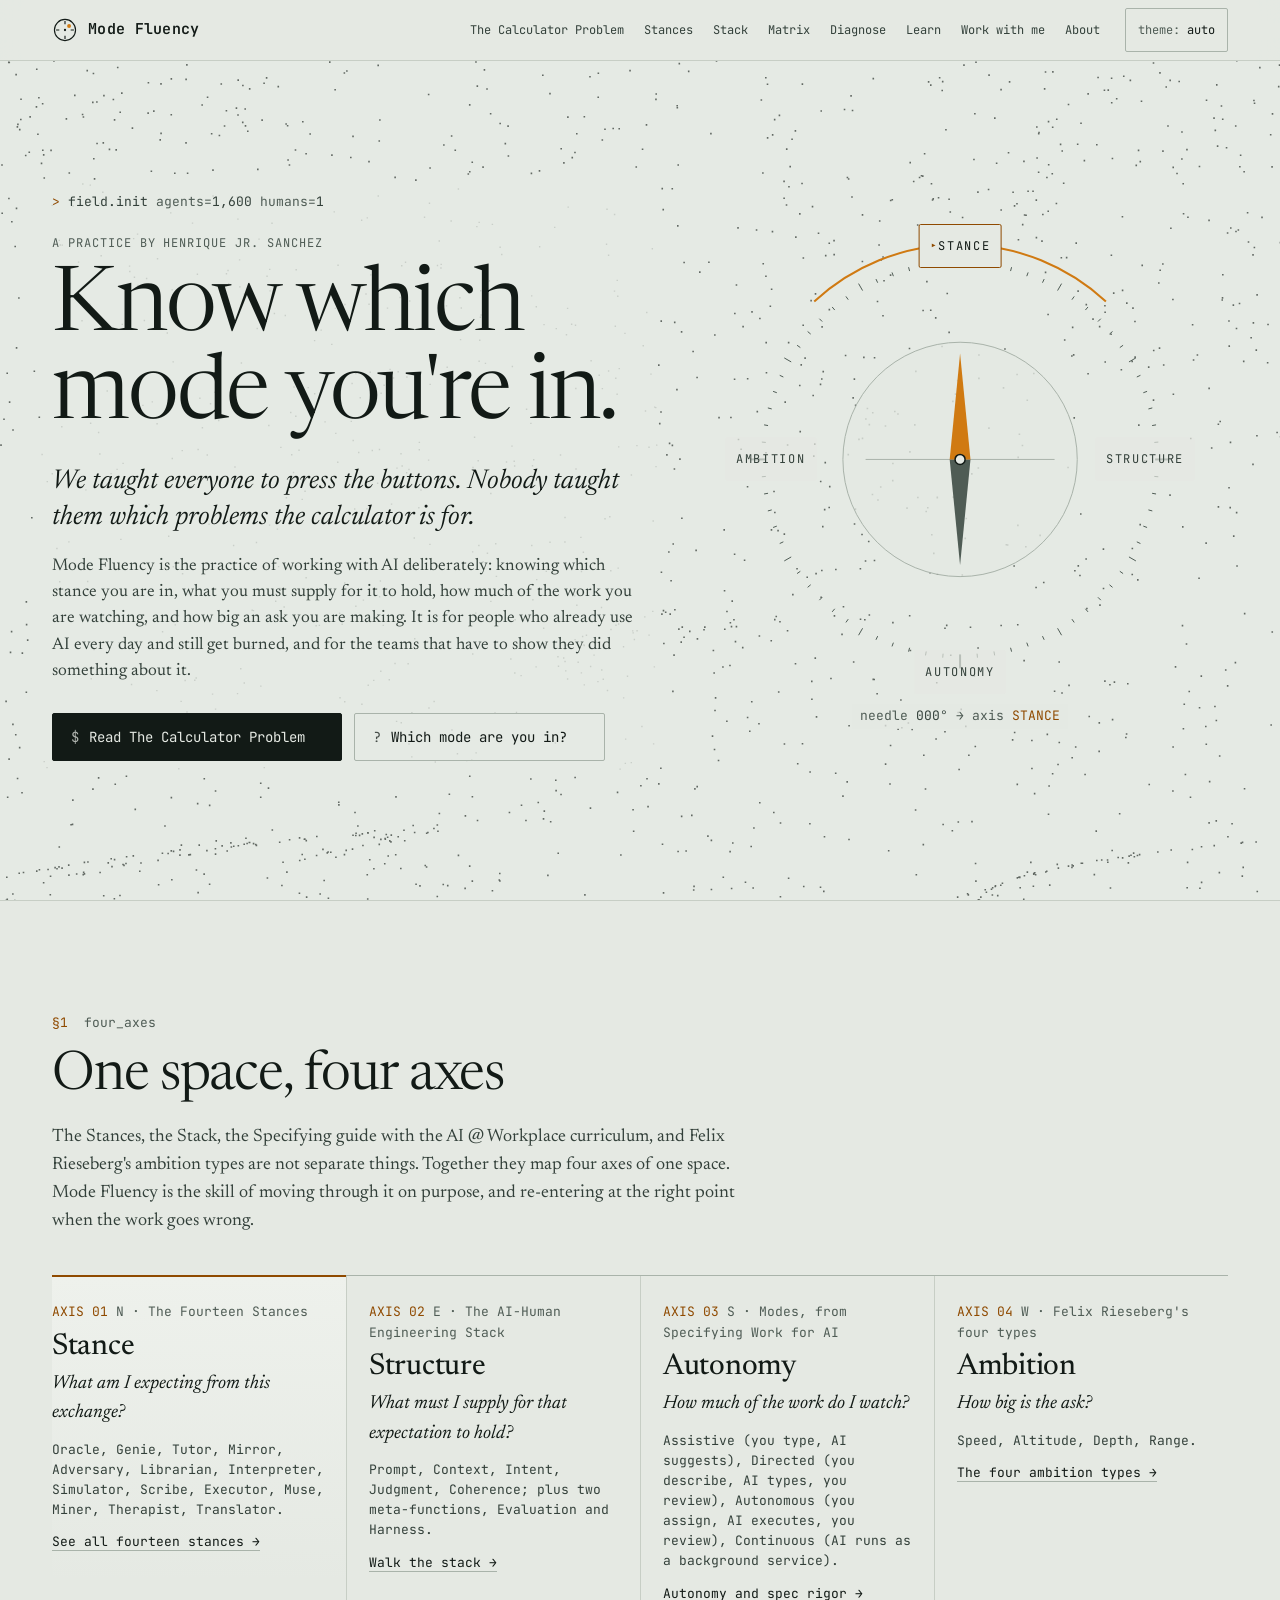
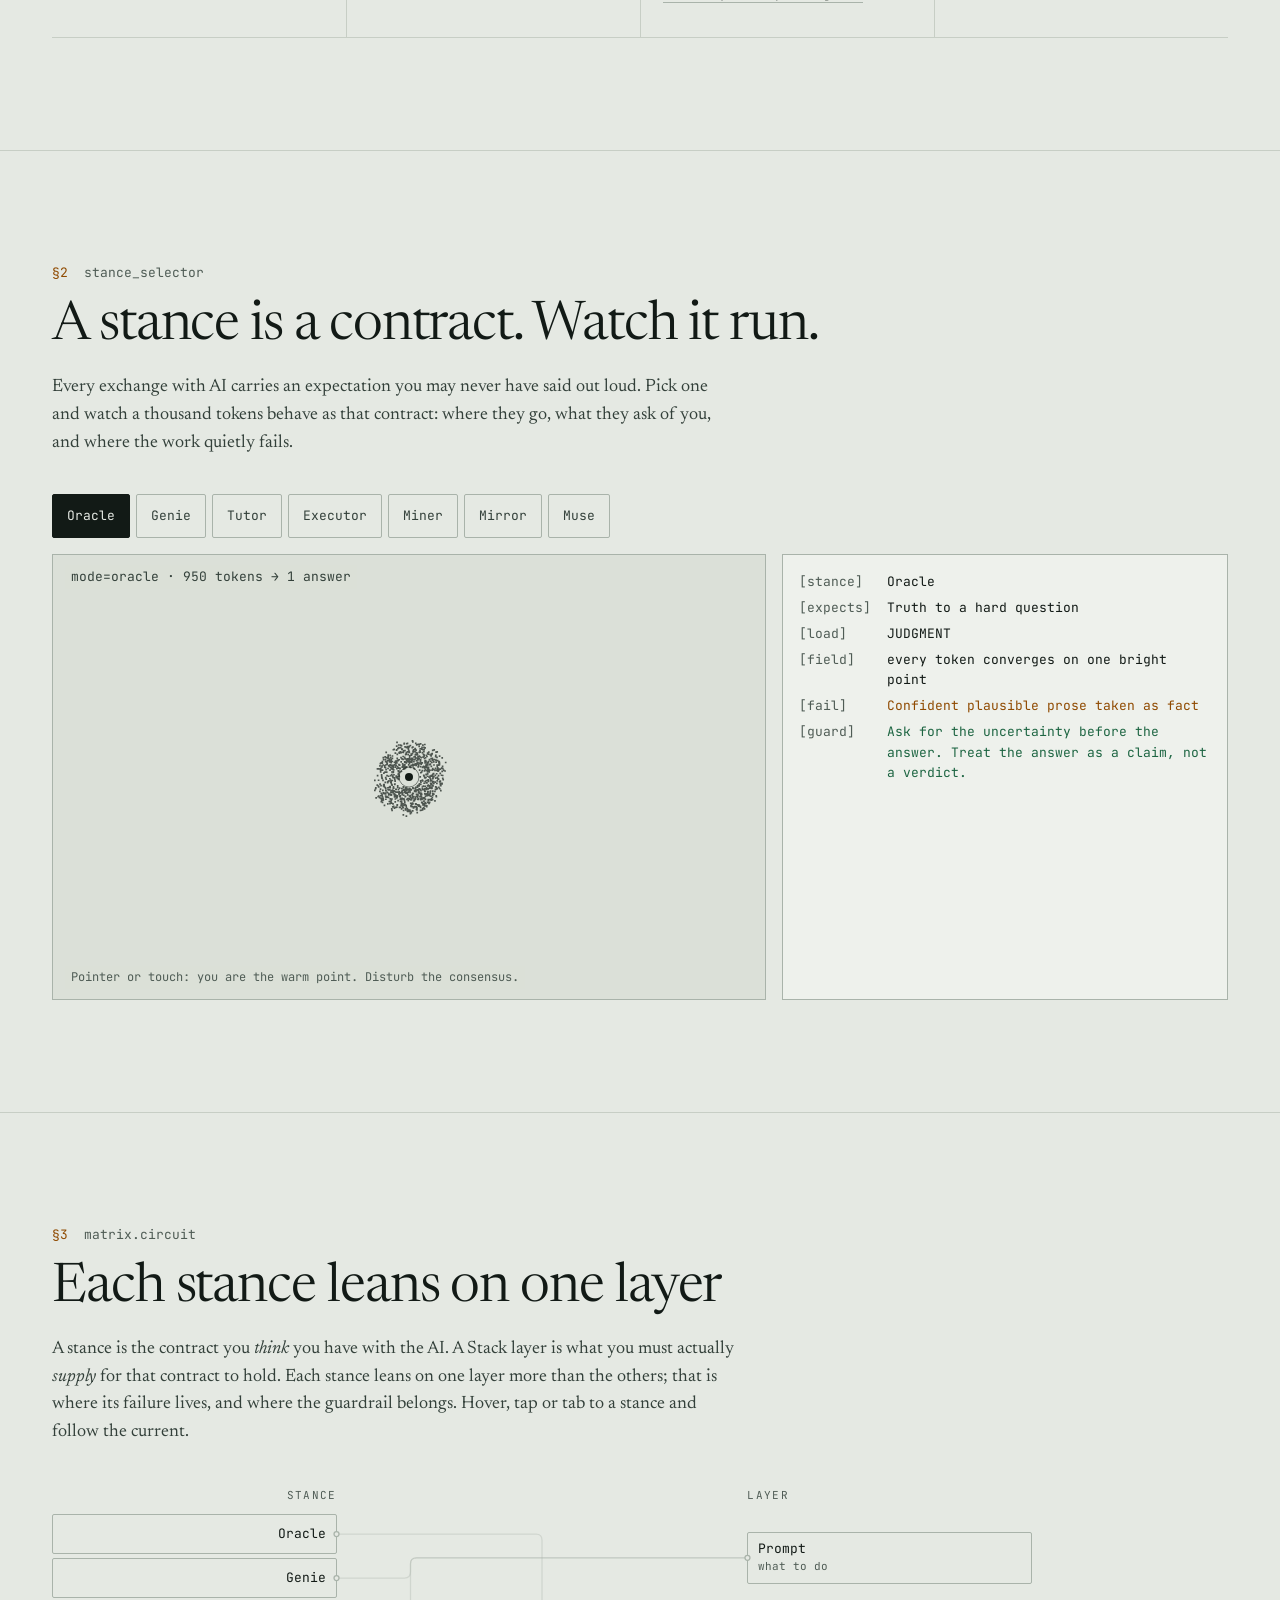
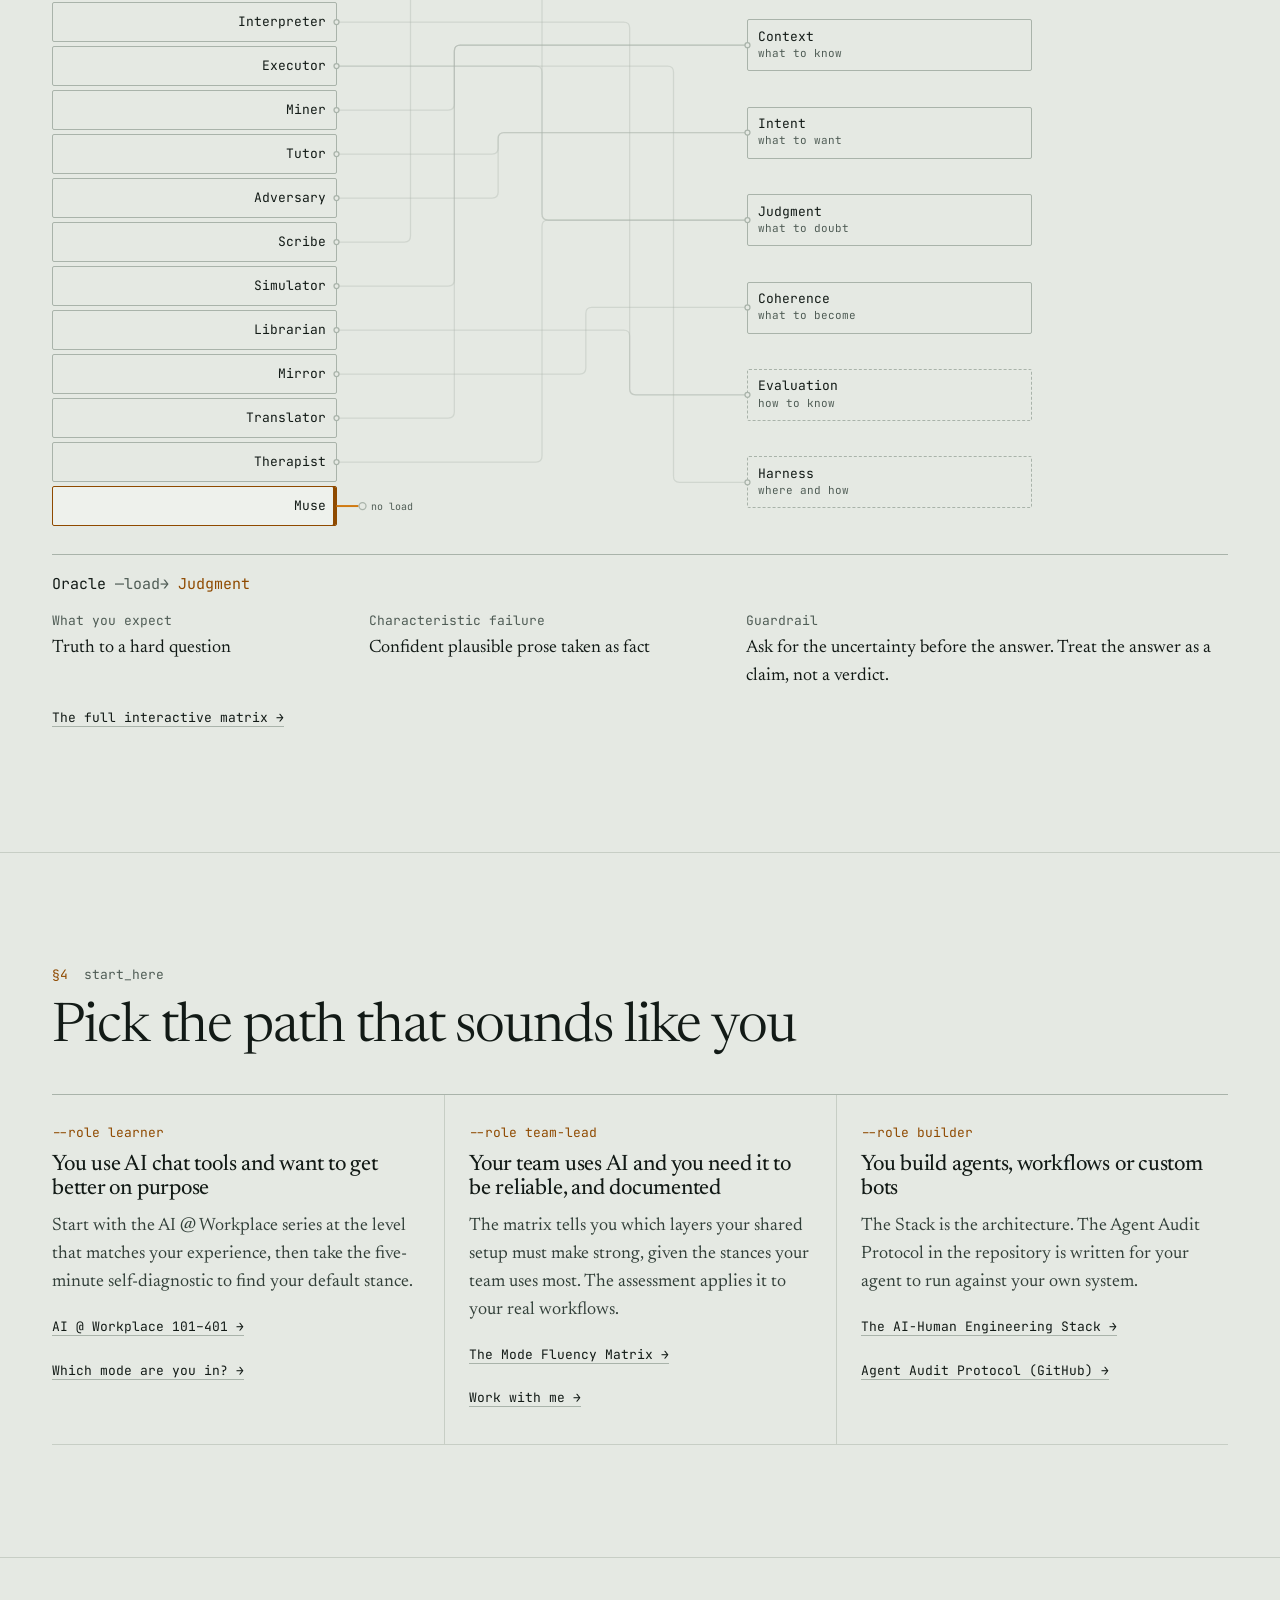
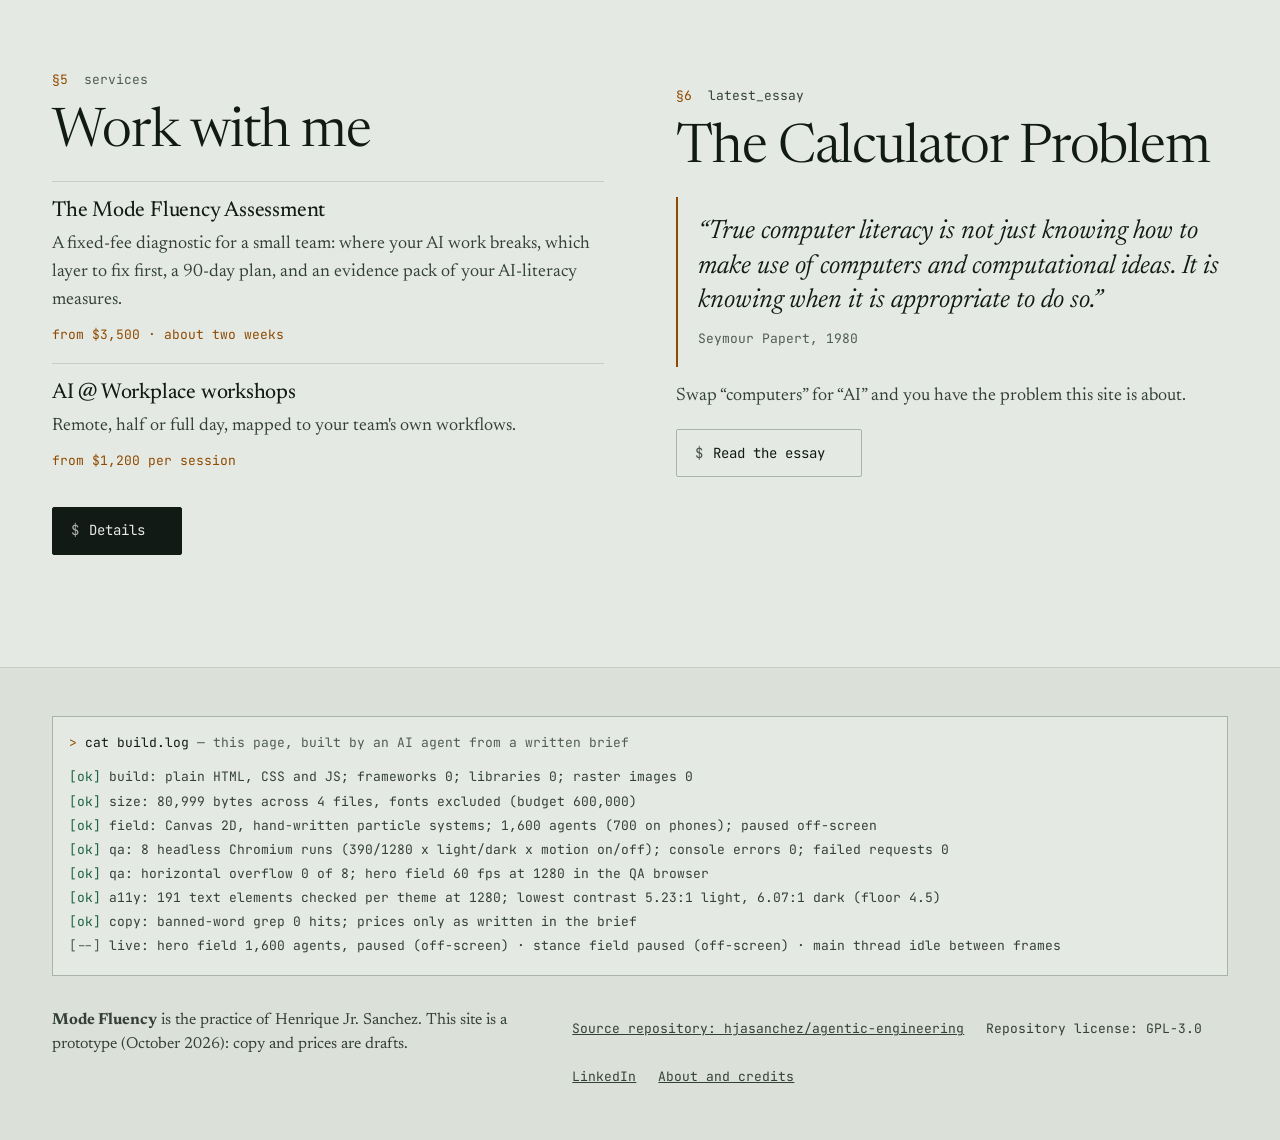
<file: strategy/design-directions/C-field/index.html>
<!doctype html>
<html lang="en">
<head>
<meta charset="utf-8">
<meta name="viewport" content="width=device-width, initial-scale=1, viewport-fit=cover">
<!-- BRAND PLACEHOLDER: the name is undecided. The <title> below is only the no-JS fallback; the live title, header,
     footer and every inline mention read the single CSS custom property --brand in assets/field.css (the JS constant
     BRAND in assets/field.js is derived from it). To rename: edit --brand (and this fallback). -->
<title>Mode Fluency · Know which mode you're in</title>
<meta name="description" content="A practice for working with AI deliberately: which stance you are in, what you must supply for it to hold, how much of the work you watch, and how big the ask is.">
<meta name="color-scheme" content="light dark">
<link rel="icon" href="assets/favicon.svg" type="image/svg+xml">
<link rel="preconnect" href="https://fonts.googleapis.com">
<link rel="preconnect" href="https://fonts.gstatic.com" crossorigin>
<link rel="stylesheet" href="https://fonts.googleapis.com/css2?family=JetBrains+Mono:wght@400..700&family=Newsreader:ital,opsz,wght@0,6..72,300..700;1,6..72,300..700&display=swap">
<link rel="stylesheet" href="assets/field.css">
<script src="assets/field.js" defer></script>
</head>
<body>
<a class="skip-link" href="#main">Skip to content</a>

<header class="site-header">
  <div class="wrap header-row">
    <a class="wordmark" href="index.html" aria-label="Home">
      <svg class="mark" viewBox="0 0 32 32" aria-hidden="true" focusable="false"><circle cx="16" cy="16" r="13" fill="none" stroke="currentColor" stroke-width="1.4"/><path d="M16 5v4M27 16h-4M16 27v-4M5 16h4" stroke="currentColor" stroke-width="1.4"/><circle cx="21" cy="11" r="2.4" class="mark-human"/><circle cx="16" cy="16" r="1.4" fill="currentColor"/></svg>
      <span class="brand-text" data-brand></span>
    </a>
    <nav class="site-nav" aria-label="Main">
      <ul>
        <li><a href="#" title="coming in the full build">The Calculator Problem</a></li>
        <li><a href="#" title="coming in the full build">Stances</a></li>
        <li><a href="#" title="coming in the full build">Stack</a></li>
        <li><a href="#" title="coming in the full build">Matrix</a></li>
        <li><a href="#" title="coming in the full build">Diagnose</a></li>
        <li><a href="#" title="coming in the full build">Learn</a></li>
        <li><a href="#" title="coming in the full build">Work with me</a></li>
        <li><a href="#" title="coming in the full build">About</a></li>
      </ul>
    </nav>
    <button class="theme-toggle" type="button" aria-label="Switch colour theme" aria-pressed="false"><span class="sys" aria-hidden="true">theme:</span> <span class="theme-label">auto</span></button>
  </div>
</header>

<main id="main" tabindex="-1">

<!-- ============ HERO: the field + the compass instrument ============ -->
<section class="hero" aria-labelledby="hero-title" data-field="hero">
  <canvas class="field-canvas" id="hero-canvas" aria-hidden="true"></canvas>
  <div class="wrap hero-grid">
    <div class="hero-copy">
      <p class="sys sys-line"><span class="prompt-glyph">&gt;</span> field.init <span class="dim">agents=</span><span id="agent-count">1,600</span> <span class="dim">humans=</span>1</p>
      <p class="eyebrow">A practice by Henrique Jr. Sanchez</p>
      <h1 id="hero-title">Know which mode you're in.</h1>
      <p class="lede">We taught everyone to press the buttons. Nobody taught them which problems the calculator is for.</p>
      <p class="prose"><span data-brand></span> is the practice of working with AI deliberately: knowing which stance you are in, what you must supply for it to hold, how much of the work you are watching, and how big an ask you are making. It is for people who already use AI every day and still get burned, and for the teams that have to show they did something about it.</p>
      <div class="actions">
        <a class="cmd" href="#" title="coming in the full build"><span class="cmd-glyph" aria-hidden="true">$</span> Read The Calculator Problem</a>
        <a class="cmd cmd-ghost" href="#" title="coming in the full build"><span class="cmd-glyph" aria-hidden="true">?</span> Which mode are you in?</a>
      </div>
    </div>

    <div class="compass-col">
      <div class="compass-slot" id="compass-slot">
        <div class="compass-axes" role="radiogroup" aria-label="The four axes. Move the pointer around the compass, or use the arrow keys, to choose one.">
          <button type="button" class="axis-btn axis-n" role="radio" aria-checked="true" data-axis="0">Stance</button>
          <button type="button" class="axis-btn axis-e" role="radio" aria-checked="false" data-axis="1" tabindex="-1">Structure</button>
          <button type="button" class="axis-btn axis-s" role="radio" aria-checked="false" data-axis="2" tabindex="-1">Autonomy</button>
          <button type="button" class="axis-btn axis-w" role="radio" aria-checked="false" data-axis="3" tabindex="-1">Ambition</button>
        </div>
      </div>
      <p class="sys compass-readout" aria-live="polite"><span class="dim">needle&nbsp;</span><span id="needle-deg">000</span>&deg; <span class="dim">&rarr; axis&nbsp;</span><span id="needle-axis">STANCE</span></p>
    </div>
  </div>
</section>

<!-- ============ §1 The four axes (synchronised with the compass) ============ -->
<section class="section axes" aria-labelledby="axes-title">
  <div class="wrap">
    <p class="sys section-tag"><span class="num">§1</span> four_axes</p>
    <h2 id="axes-title">One space, four axes</h2>
    <p class="prose">The Stances, the Stack, the Specifying guide with the AI @ Workplace curriculum, and Felix Rieseberg's ambition types are not separate things. Together they map four axes of one space. <span data-brand></span> is the skill of moving through it on purpose, and re-entering at the right point when the work goes wrong.</p>
    <ol class="axis-list">
      <li class="axis-row is-active" data-axis="0">
        <p class="sys axis-meta"><span class="num">AXIS 01</span> N &middot; The Fourteen Stances</p>
        <h3>Stance</h3>
        <p class="axis-q">What am I expecting from this exchange?</p>
        <p class="sys modes">Oracle, Genie, Tutor, Mirror, Adversary, Librarian, Interpreter, Simulator, Scribe, Executor, Muse, Miner, Therapist, Translator.</p>
        <a class="more" href="#" title="coming in the full build">See all fourteen stances &rarr;</a>
      </li>
      <li class="axis-row" data-axis="1">
        <p class="sys axis-meta"><span class="num">AXIS 02</span> E &middot; The AI-Human Engineering Stack</p>
        <h3>Structure</h3>
        <p class="axis-q">What must I supply for that expectation to hold?</p>
        <p class="sys modes">Prompt, Context, Intent, Judgment, Coherence; plus two meta-functions, Evaluation and Harness.</p>
        <a class="more" href="#" title="coming in the full build">Walk the stack &rarr;</a>
      </li>
      <li class="axis-row" data-axis="2">
        <p class="sys axis-meta"><span class="num">AXIS 03</span> S &middot; Modes, from Specifying Work for AI</p>
        <h3>Autonomy</h3>
        <p class="axis-q">How much of the work do I watch?</p>
        <p class="sys modes">Assistive (you type, AI suggests), Directed (you describe, AI types, you review), Autonomous (you assign, AI executes, you review), Continuous (AI runs as a background service).</p>
        <a class="more" href="#" title="coming in the full build">Autonomy and spec rigor &rarr;</a>
      </li>
      <li class="axis-row" data-axis="3">
        <p class="sys axis-meta"><span class="num">AXIS 04</span> W &middot; Felix Rieseberg's four types</p>
        <h3>Ambition</h3>
        <p class="axis-q">How big is the ask?</p>
        <p class="sys modes">Speed, Altitude, Depth, Range.</p>
        <a class="more" href="#" title="coming in the full build">The four ambition types &rarr;</a>
      </li>
    </ol>
  </div>
</section>

<!-- ============ §2 Stance selector: the field reorganises ============ -->
<section class="section stances" aria-labelledby="stance-title">
  <div class="wrap">
    <p class="sys section-tag"><span class="num">§2</span> stance_selector</p>
    <h2 id="stance-title">A stance is a contract. Watch it run.</h2>
    <p class="prose">Every exchange with AI carries an expectation you may never have said out loud. Pick one and watch a thousand tokens behave as that contract: where they go, what they ask of you, and where the work quietly fails.</p>
    <div class="stance-rig">
      <div class="stance-picker" role="radiogroup" aria-label="Choose a stance">
        <button type="button" class="stance-btn" role="radio" aria-checked="true" data-stance="Oracle">Oracle</button>
        <button type="button" class="stance-btn" role="radio" aria-checked="false" tabindex="-1" data-stance="Genie">Genie</button>
        <button type="button" class="stance-btn" role="radio" aria-checked="false" tabindex="-1" data-stance="Tutor">Tutor</button>
        <button type="button" class="stance-btn" role="radio" aria-checked="false" tabindex="-1" data-stance="Executor">Executor</button>
        <button type="button" class="stance-btn" role="radio" aria-checked="false" tabindex="-1" data-stance="Miner">Miner</button>
        <button type="button" class="stance-btn" role="radio" aria-checked="false" tabindex="-1" data-stance="Mirror">Mirror</button>
        <button type="button" class="stance-btn" role="radio" aria-checked="false" tabindex="-1" data-stance="Muse">Muse</button>
      </div>
      <div class="stance-stage" data-field="stance">
        <canvas class="stage-canvas" id="stance-canvas" aria-hidden="true"></canvas>
        <p class="sys stage-hud" id="stage-hud" aria-hidden="true">mode=oracle &middot; converging</p>
        <p class="sys stage-hint" id="stage-hint">Pointer or touch: you are the warm point.</p>
      </div>
      <div class="sys syslog" id="syslog" role="log" aria-live="polite" aria-label="System log for the chosen stance">
        <p class="log-line"><span class="lv">stance</span> Oracle</p>
        <p class="log-line"><span class="lv">expects</span> Truth to a hard question</p>
        <p class="log-line"><span class="lv">load</span> JUDGMENT</p>
        <p class="log-line warn"><span class="lv">fail</span> Confident plausible prose taken as fact</p>
        <p class="log-line ok"><span class="lv">guard</span> Ask for the uncertainty before the answer. Treat the answer as a claim, not a verdict.</p>
      </div>
    </div>
  </div>
</section>

<!-- ============ §3 The matrix as a circuit ============ -->
<section class="section matrix" aria-labelledby="matrix-title">
  <div class="wrap">
    <p class="sys section-tag"><span class="num">§3</span> matrix.circuit</p>
    <h2 id="matrix-title">Each stance leans on one layer</h2>
    <p class="prose">A stance is the contract you <em>think</em> you have with the AI. A Stack layer is what you must actually <em>supply</em> for that contract to hold. Each stance leans on one layer more than the others; that is where its failure lives, and where the guardrail belongs. Hover, tap or tab to a stance and follow the current.</p>
    <div class="circuit" id="circuit">
      <svg class="wires" id="wires" aria-hidden="true" focusable="false"></svg>
      <div class="col col-stances">
        <p class="sys col-head">stance</p>
        <ul>
          <li><button type="button" class="node s-node" data-i="0">Oracle</button></li>
          <li><button type="button" class="node s-node" data-i="1">Genie</button></li>
          <li><button type="button" class="node s-node" data-i="2">Interpreter</button></li>
          <li><button type="button" class="node s-node" data-i="3">Executor</button></li>
          <li><button type="button" class="node s-node" data-i="4">Miner</button></li>
          <li><button type="button" class="node s-node" data-i="5">Tutor</button></li>
          <li><button type="button" class="node s-node" data-i="6">Adversary</button></li>
          <li><button type="button" class="node s-node" data-i="7">Scribe</button></li>
          <li><button type="button" class="node s-node" data-i="8">Simulator</button></li>
          <li><button type="button" class="node s-node" data-i="9">Librarian</button></li>
          <li><button type="button" class="node s-node" data-i="10">Mirror</button></li>
          <li><button type="button" class="node s-node" data-i="11">Translator</button></li>
          <li><button type="button" class="node s-node" data-i="12">Therapist</button></li>
          <li><button type="button" class="node s-node" data-i="13">Muse</button></li>
        </ul>
      </div>
      <div class="col col-layers">
        <p class="sys col-head">layer</p>
        <ul>
          <li><button type="button" class="node l-node" data-l="Prompt">Prompt<span class="sys l-sub">what to do</span></button></li>
          <li><button type="button" class="node l-node" data-l="Context">Context<span class="sys l-sub">what to know</span></button></li>
          <li><button type="button" class="node l-node" data-l="Intent">Intent<span class="sys l-sub">what to want</span></button></li>
          <li><button type="button" class="node l-node" data-l="Judgment">Judgment<span class="sys l-sub">what to doubt</span></button></li>
          <li><button type="button" class="node l-node" data-l="Coherence">Coherence<span class="sys l-sub">what to become</span></button></li>
          <li><button type="button" class="node l-node meta" data-l="Evaluation">Evaluation<span class="sys l-sub">how to know</span></button></li>
          <li><button type="button" class="node l-node meta" data-l="Harness">Harness<span class="sys l-sub">where and how</span></button></li>
        </ul>
      </div>
    </div>
    <div class="circuit-readout" id="circuit-readout" aria-live="polite">
      <p class="sys cr-path"><span id="cr-stance">Oracle</span> <span class="dim">&mdash;load&rarr;</span> <span id="cr-layer">Judgment</span></p>
      <dl class="cr-grid">
        <div><dt class="sys">What you expect</dt><dd id="cr-expect">Truth to a hard question</dd></div>
        <div><dt class="sys">Characteristic failure</dt><dd id="cr-fail">Confident plausible prose taken as fact</dd></div>
        <div><dt class="sys">Guardrail</dt><dd id="cr-guard">Ask for the uncertainty before the answer. Treat the answer as a claim, not a verdict.</dd></div>
      </dl>
    </div>
    <a class="more" href="#" title="coming in the full build">The full interactive matrix &rarr;</a>
  </div>
</section>

<!-- ============ §4 Start here ============ -->
<section class="section paths" aria-labelledby="start-title">
  <div class="wrap">
    <p class="sys section-tag"><span class="num">§4</span> start_here</p>
    <h2 id="start-title">Pick the path that sounds like you</h2>
    <div class="path-grid">
      <article class="path">
        <p class="sys path-who">--role learner</p>
        <h3>You use AI chat tools and want to get better on purpose</h3>
        <p>Start with the AI @ Workplace series at the level that matches your experience, then take the five-minute self-diagnostic to find your default stance.</p>
        <p class="links"><a class="more" href="#" title="coming in the full build">AI @ Workplace 101&ndash;401 &rarr;</a><a class="more" href="#" title="coming in the full build">Which mode are you in? &rarr;</a></p>
      </article>
      <article class="path">
        <p class="sys path-who">--role team-lead</p>
        <h3>Your team uses AI and you need it to be reliable, and documented</h3>
        <p>The matrix tells you which layers your shared setup must make strong, given the stances your team uses most. The assessment applies it to your real workflows.</p>
        <p class="links"><a class="more" href="#" title="coming in the full build">The <span data-brand></span> Matrix &rarr;</a><a class="more" href="#" title="coming in the full build">Work with me &rarr;</a></p>
      </article>
      <article class="path">
        <p class="sys path-who">--role builder</p>
        <h3>You build agents, workflows or custom bots</h3>
        <p>The Stack is the architecture. The Agent Audit Protocol in the repository is written for your agent to run against your own system.</p>
        <p class="links"><a class="more" href="#" title="coming in the full build">The AI-Human Engineering Stack &rarr;</a><a class="more" href="https://github.com/hjasanchez/agentic-engineering/blob/main/AI-Human-Stack-Agent-Audit-Protocol.md">Agent Audit Protocol (GitHub) &rarr;</a></p>
      </article>
    </div>
  </div>
</section>

<!-- ============ §5 Services + §6 Essay ============ -->
<section class="section offer" aria-label="Services and latest essay">
  <div class="wrap offer-grid">
    <section class="offer-block" aria-labelledby="services-title">
      <p class="sys section-tag"><span class="num">§5</span> services</p>
      <h2 id="services-title">Work with me</h2>
      <div class="svc">
        <h3>The <span data-brand></span> Assessment</h3>
        <p>A fixed-fee diagnostic for a small team: where your AI work breaks, which layer to fix first, a 90-day plan, and an evidence pack of your AI-literacy measures.</p>
        <p class="sys price">from $3,500 &middot; about two weeks</p>
      </div>
      <div class="svc">
        <h3>AI @ Workplace workshops</h3>
        <p>Remote, half or full day, mapped to your team's own workflows.</p>
        <p class="sys price">from $1,200 per session</p>
      </div>
      <a class="cmd" href="#" title="coming in the full build"><span class="cmd-glyph" aria-hidden="true">$</span> Details</a>
    </section>
    <section class="offer-block essay" aria-labelledby="essay-title">
      <p class="sys section-tag"><span class="num">§6</span> latest_essay</p>
      <h2 id="essay-title">The Calculator Problem</h2>
      <blockquote><p>&ldquo;True computer literacy is not just knowing how to make use of computers and computational ideas. It is knowing when it is appropriate to do so.&rdquo;</p><footer class="sys">Seymour Papert, 1980</footer></blockquote>
      <p>Swap &ldquo;computers&rdquo; for &ldquo;AI&rdquo; and you have the problem this site is about.</p>
      <a class="cmd cmd-ghost" href="#" title="coming in the full build"><span class="cmd-glyph" aria-hidden="true">$</span> Read the essay</a>
    </section>
  </div>
</section>

</main>

<footer class="site-footer">
  <div class="wrap">
    <div class="ticker" aria-labelledby="ticker-title">
      <p class="sys ticker-head" id="ticker-title"><span class="prompt-glyph">&gt;</span> cat build.log <span class="dim">&mdash; this page, built by an AI agent from a written brief</span></p>
      <ol class="sys ticker-lines" id="ticker-lines">
        <li>build: plain HTML, CSS and JS; frameworks 0; libraries 0</li>
        <li>field: Canvas 2D, hand-written particle system</li>
      </ol>
    </div>
    <div class="footer-meta">
      <p><strong data-brand></strong> is the practice of Henrique Jr. Sanchez. This site is a prototype (October 2026): copy and prices are drafts.</p>
      <ul class="footer-links">
        <li><a href="https://github.com/hjasanchez/agentic-engineering">Source repository: hjasanchez/agentic-engineering</a></li>
        <li>Repository license: GPL-3.0</li>
        <li><a href="https://www.linkedin.com/in/henriquejsanchez">LinkedIn</a></li>
        <li><a href="#" title="coming in the full build">About and credits</a></li>
      </ul>
    </div>
  </div>
</footer>
</body>
</html>
</file>
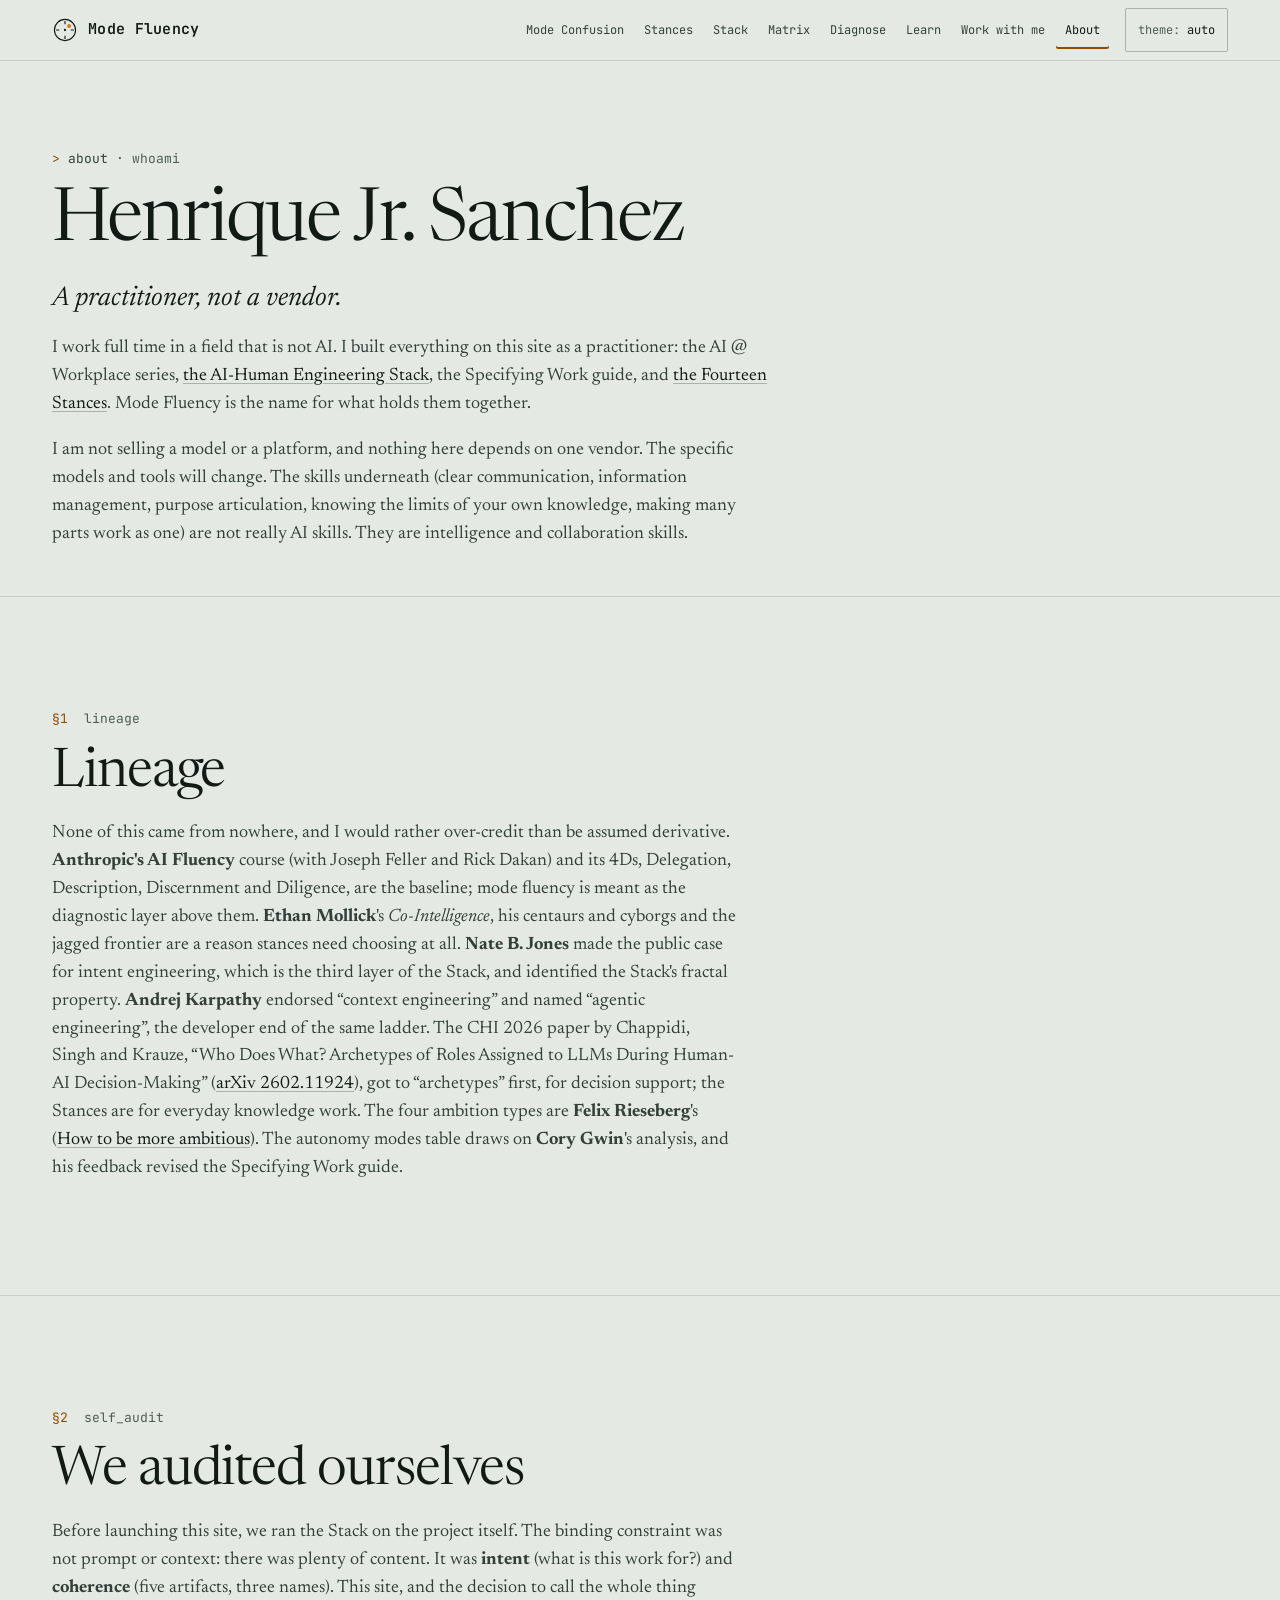
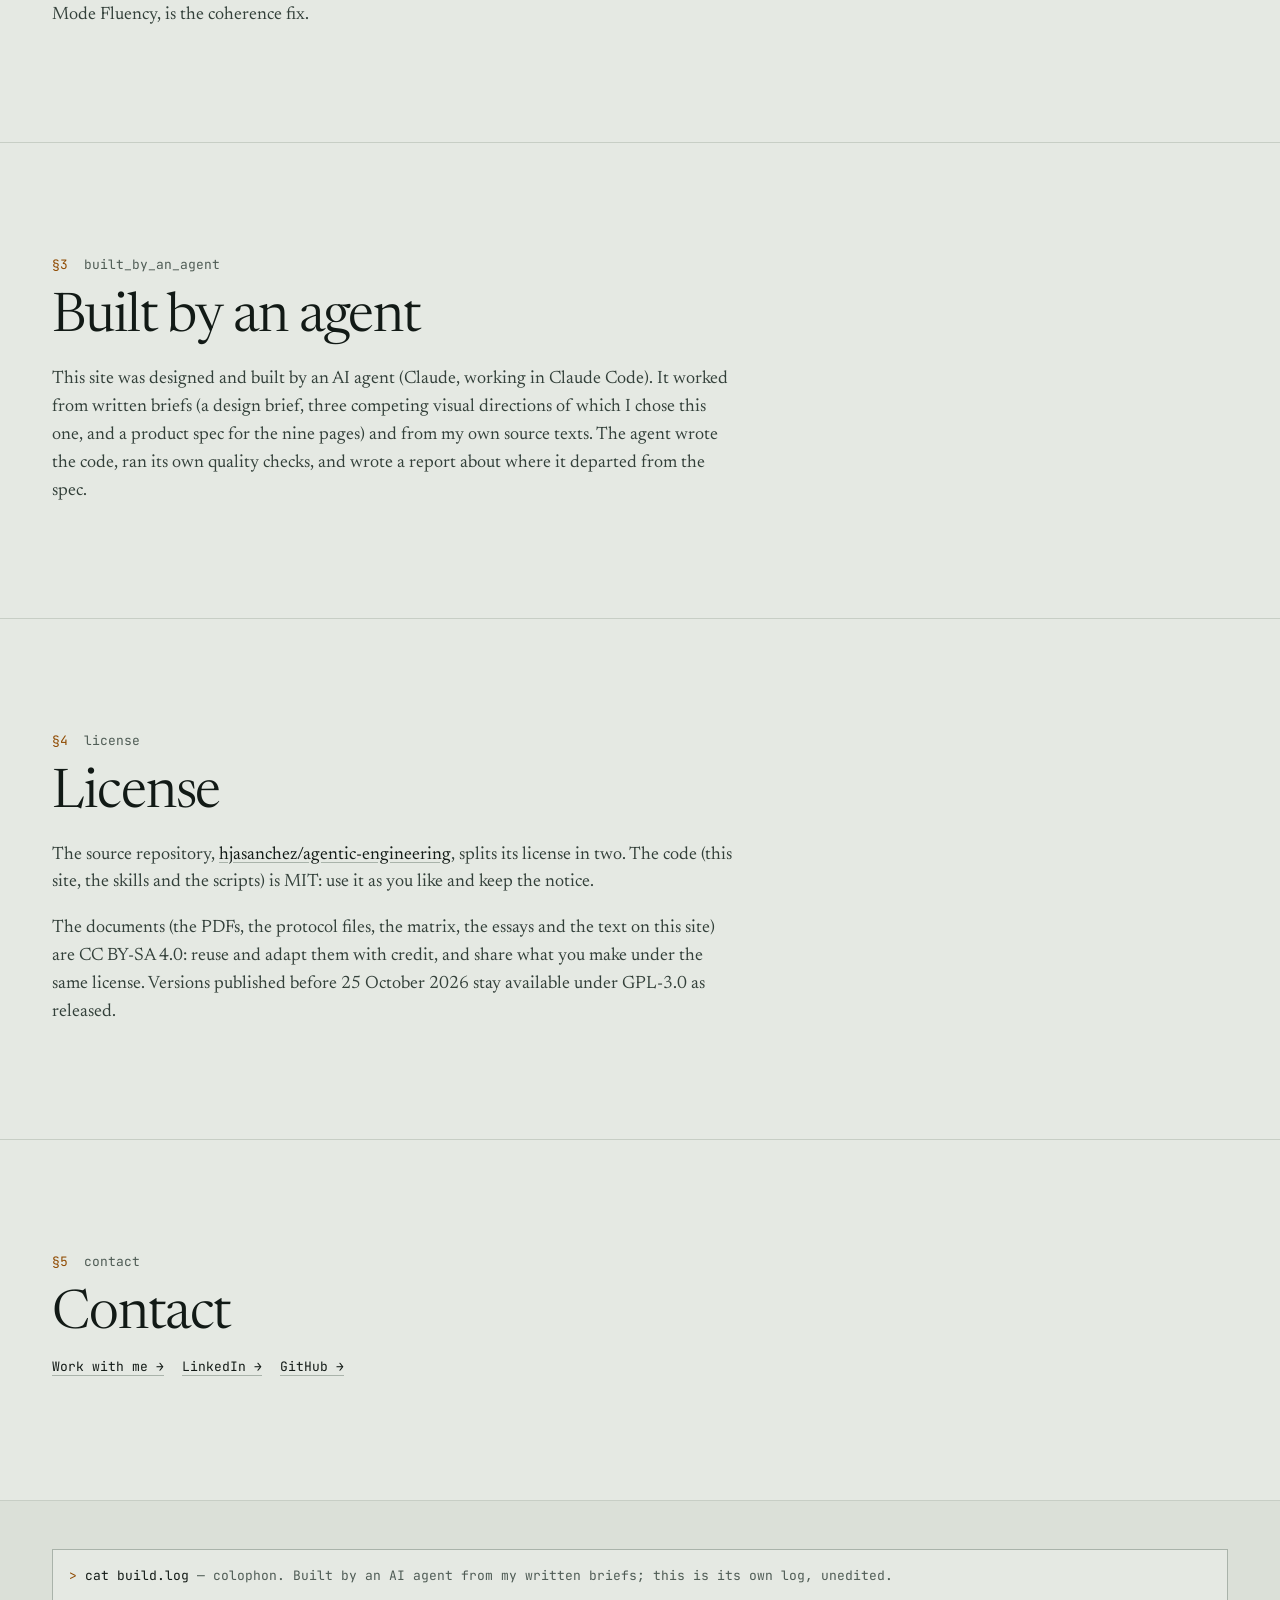
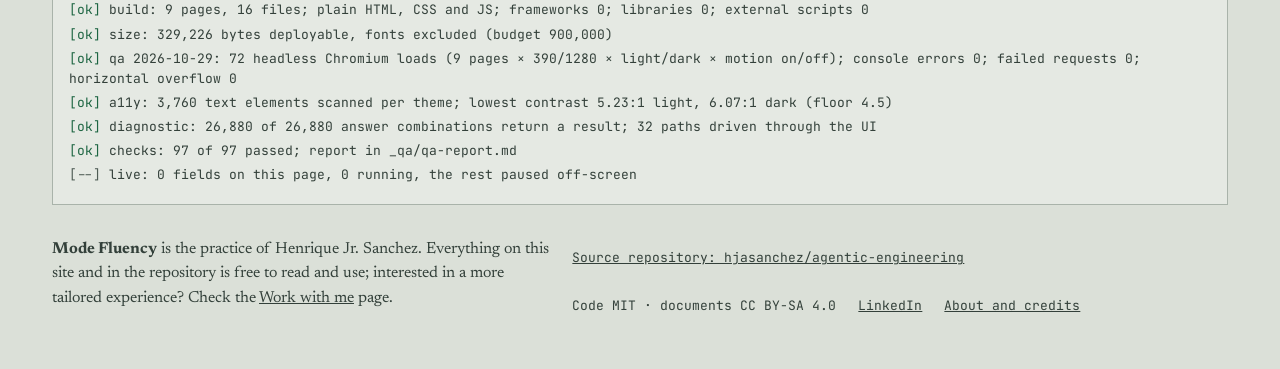
<file: docs/about.html>
<!doctype html>
<html lang="en">
<head>
<!-- @head -->
<meta charset="utf-8">
<meta name="viewport" content="width=device-width, initial-scale=1, viewport-fit=cover">
<!-- WORDMARK: the visible name comes from --brand in assets/field.css (one edit renames the practice). This <title>
     is only the no-JS and search fallback; assets/field.js rewrites it from --brand on load. -->
<title>About · Mode Fluency</title>
<meta name="description" content="Henrique Jr. Sanchez, the lineage of the ideas, the self-audit, and how an AI agent built this site.">
<meta name="color-scheme" content="light dark">
<link rel="icon" href="assets/favicon.svg" type="image/svg+xml">
<link rel="preconnect" href="https://fonts.googleapis.com">
<link rel="preconnect" href="https://fonts.gstatic.com" crossorigin>
<link rel="stylesheet" href="https://fonts.googleapis.com/css2?family=JetBrains+Mono:wght@400..700&family=Newsreader:ital,opsz,wght@0,6..72,300..700;1,6..72,300..700&display=swap">
<link rel="stylesheet" href="assets/field.css">
<script>document.documentElement.classList.add('js');try{var t=localStorage.getItem('fieldTheme');if(t==='light'||t==='dark')document.documentElement.setAttribute('data-theme',t)}catch(e){}</script>
<script src="assets/field.js" defer></script>
<!-- /@head -->
</head>
<body data-page="about" data-title="About">
<!-- @header -->
<a class="skip-link" href="#main">Skip to content</a>
<header class="site-header">
  <div class="wrap header-row">
    <a class="wordmark" href="index.html">
      <svg class="mark" viewBox="0 0 32 32" aria-hidden="true" focusable="false"><circle cx="16" cy="16" r="13" fill="none" stroke="currentColor" stroke-width="1.4"/><path d="M16 5v4M27 16h-4M16 27v-4M5 16h4" stroke="currentColor" stroke-width="1.4"/><circle cx="21" cy="11" r="2.4" class="mark-human"/><circle cx="16" cy="16" r="1.4" fill="currentColor"/></svg>
      <span class="brand-text" data-brand></span><span class="sr-only">, home</span>
    </a>
    <nav class="site-nav" aria-label="Main">
      <ul><li><a href="calculator-problem.html">Mode Confusion</a></li><li><a href="stances.html">Stances</a></li><li><a href="stack.html">Stack</a></li><li><a href="matrix.html">Matrix</a></li><li><a href="diagnose.html">Diagnose</a></li><li><a href="learn.html">Learn</a></li><li><a href="work.html">Work with me</a></li><li><a href="about.html" aria-current="page">About</a></li></ul>
    </nav>
    <a class="header-cta" href="work.html">Work with me</a>
    <button class="theme-toggle js-only" type="button" aria-label="Switch colour theme"><span class="sys" aria-hidden="true">theme:</span> <span class="theme-label">auto</span></button>
  </div>
</header>
<!-- /@header -->
<main id="main" tabindex="-1">
<header class="page-head">
  <div class="wrap">
    <p class="sys sys-line"><span class="prompt-glyph">&gt;</span> about <span class="dim">&middot; whoami</span></p>
    <h1>Henrique Jr. Sanchez</h1>
    <p class="lede">A practitioner, not a vendor.</p>
    <div class="prose">
      <p>I work full time in a field that is not AI. I built everything on this site as a practitioner: the AI @ Workplace series, <a href="stack.html">the AI-Human Engineering Stack</a>, the Specifying Work guide, and <a href="stances.html">the Fourteen Stances</a>. <span data-brand></span> is the name for what holds them together.</p>
      <p>I am not selling a model or a platform, and nothing here depends on one vendor. The specific models and tools will change. The skills underneath (clear communication, information management, purpose articulation, knowing the limits of your own knowledge, making many parts work as one) are not really AI skills. They are intelligence and collaboration skills.</p>
    </div>
  </div>
</header>

<section class="section" aria-labelledby="lin-title">
  <div class="wrap">
    <p class="sys section-tag"><span class="num">§1</span> lineage</p>
    <h2 id="lin-title">Lineage</h2>
    <div class="prose"><p>None of this came from nowhere, and I would rather over-credit than be assumed derivative. <strong>Anthropic's AI Fluency</strong> course (with Joseph Feller and Rick Dakan) and its 4Ds, Delegation, Description, Discernment and Diligence, are the baseline; mode fluency is meant as the diagnostic layer above them. <strong>Ethan Mollick</strong>'s <em>Co-Intelligence</em>, his centaurs and cyborgs and the jagged frontier are a reason stances need choosing at all. <strong>Nate B. Jones</strong> made the public case for intent engineering, which is the third layer of the Stack, and identified the Stack's fractal property. <strong>Andrej Karpathy</strong> endorsed &ldquo;context engineering&rdquo; and named &ldquo;agentic engineering&rdquo;, the developer end of the same ladder. The CHI 2026 paper by Chappidi, Singh and Krauze, &ldquo;Who Does What? Archetypes of Roles Assigned to LLMs During Human-AI Decision-Making&rdquo; (<a href="https://arxiv.org/abs/2602.11924">arXiv 2602.11924</a>), got to &ldquo;archetypes&rdquo; first, for decision support; the Stances are for everyday knowledge work. The four ambition types are <strong>Felix Rieseberg</strong>'s (<a href="https://felixrieseberg.com/how-to-be-more-ambitious-a-tutorial-for-humans-with-models/">How to be more ambitious</a>). The autonomy modes table draws on <strong>Cory Gwin</strong>'s analysis, and his feedback revised the Specifying Work guide.</p></div>
  </div>
</section>

<section class="section" aria-labelledby="audit-title">
  <div class="wrap">
    <p class="sys section-tag"><span class="num">§2</span> self_audit</p>
    <h2 id="audit-title">We audited ourselves</h2>
    <div class="prose"><p>Before launching this site, we ran the Stack on the project itself. The binding constraint was not prompt or context: there was plenty of content. It was <strong>intent</strong> (what is this work for?) and <strong>coherence</strong> (five artifacts, three names). This site, and the decision to call the whole thing <span data-brand></span>, is the coherence fix.</p></div>
  </div>
</section>

<section class="section" aria-labelledby="agent-title">
  <div class="wrap">
    <p class="sys section-tag"><span class="num">§3</span> built_by_an_agent</p>
    <h2 id="agent-title">Built by an agent</h2>
    <div class="prose"><p>This site was designed and built by an AI agent (Claude, working in Claude Code). It worked from written briefs (a design brief, three competing visual directions of which I chose this one, and a product spec for the nine pages) and from my own source texts. The agent wrote the code, ran its own quality checks, and wrote a report about where it departed from the spec.</p></div>
  </div>
</section>

<section class="section" aria-labelledby="lic-title">
  <div class="wrap">
    <p class="sys section-tag"><span class="num">§4</span> license</p>
    <h2 id="lic-title">License</h2>
    <div class="prose">
      <p>The source repository, <a href="https://github.com/hjasanchez/agentic-engineering">hjasanchez/agentic-engineering</a>, splits its license in two. The code (this site, the skills and the scripts) is MIT: use it as you like and keep the notice.</p>
      <p>The documents (the PDFs, the protocol files, the matrix, the essays and the text on this site) are CC BY-SA 4.0: reuse and adapt them with credit, and share what you make under the same license. Versions published before 25 October 2026 stay available under GPL-3.0 as released.</p>
    </div>
  </div>
</section>

<section class="section" aria-labelledby="contact-title">
  <div class="wrap">
    <p class="sys section-tag"><span class="num">§5</span> contact</p>
    <h2 id="contact-title">Contact</h2>
    <p class="lv-links"><a class="more" href="work.html#contact-title">Work with me &rarr;</a><a class="more" href="https://www.linkedin.com/in/henriquejsanchez">LinkedIn &rarr;</a><a class="more" href="https://github.com/hjasanchez">GitHub &rarr;</a></p>
  </div>
</section>
</main>
<!-- @footer -->
<footer class="site-footer">
  <div class="wrap">
    <section class="ticker" aria-labelledby="ticker-title">
      <p class="sys ticker-head" id="ticker-title"><span class="prompt-glyph">&gt;</span> cat build.log <span class="dim">&mdash; colophon. Built by an AI agent from my written briefs; this is its own log, unedited.</span></p>
      <ol class="sys ticker-lines" id="ticker-lines">
        <li>build: 9 pages, 16 files; plain HTML, CSS and JS; frameworks 0; libraries 0; external scripts 0</li>
        <li>size: 329,226 bytes deployable, fonts excluded (budget 900,000)</li>
        <li>qa 2026-10-29: 72 headless Chromium loads (9 pages × 390/1280 × light/dark × motion on/off); console errors 0; failed requests 0; horizontal overflow 0</li>
        <li>a11y: 3,760 text elements scanned per theme; lowest contrast 5.23:1 light, 6.07:1 dark (floor 4.5)</li>
        <li>diagnostic: 26,880 of 26,880 answer combinations return a result; 32 paths driven through the UI</li>
        <li>checks: 97 of 97 passed; report in _qa/qa-report.md</li>
      </ol>
    </section>
    <div class="footer-meta">
      <p><strong data-brand></strong> is the practice of Henrique Jr. Sanchez. Everything on this site and in the repository is free to read and use; interested in a more tailored experience? Check the <a href="work.html">Work with me</a> page.</p>
      <ul class="footer-links">
        <li><a href="https://github.com/hjasanchez/agentic-engineering">Source repository: hjasanchez/agentic-engineering</a></li>
        <li>Code MIT · documents CC BY-SA 4.0</li>
        <li><a href="https://www.linkedin.com/in/henriquejsanchez">LinkedIn</a></li>
        <li><a href="about.html">About and credits</a></li>
      </ul>
    </div>
  </div>
</footer>
<!-- /@footer -->
</body>
</html>
</file>
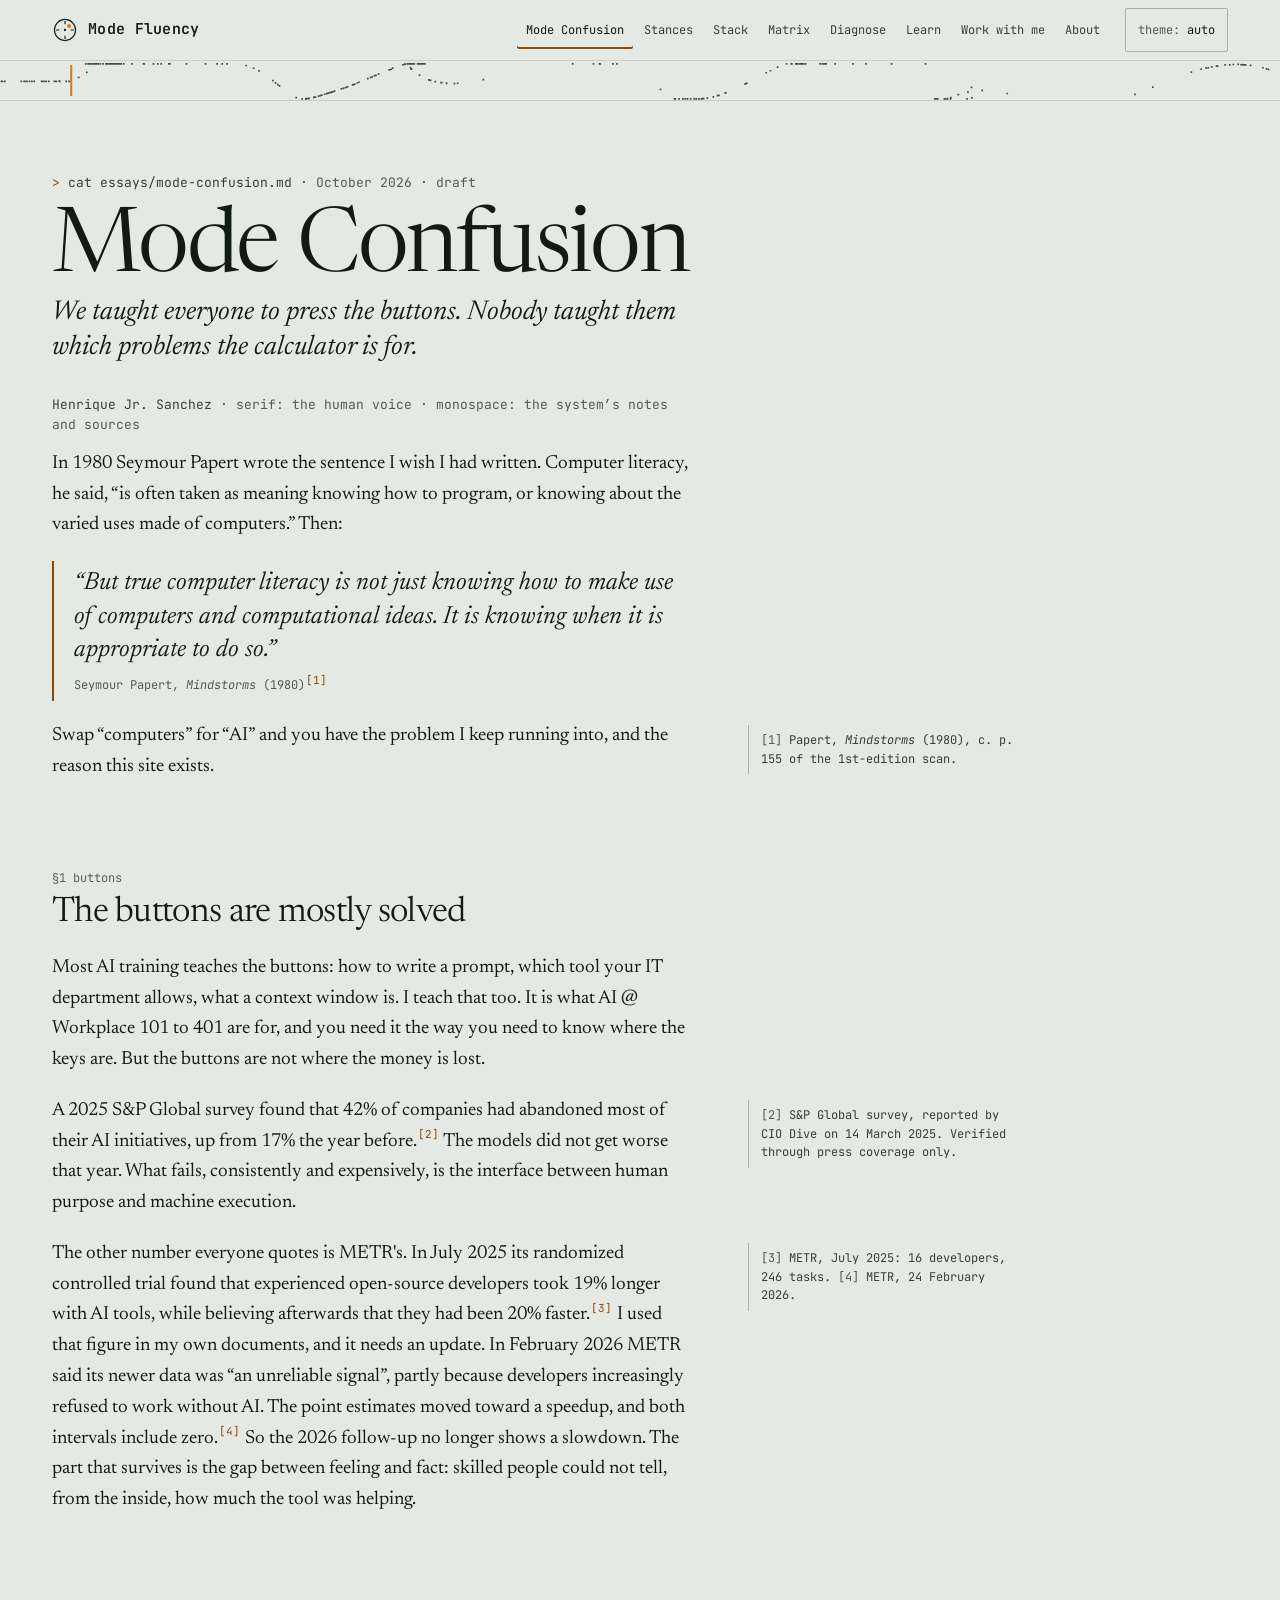
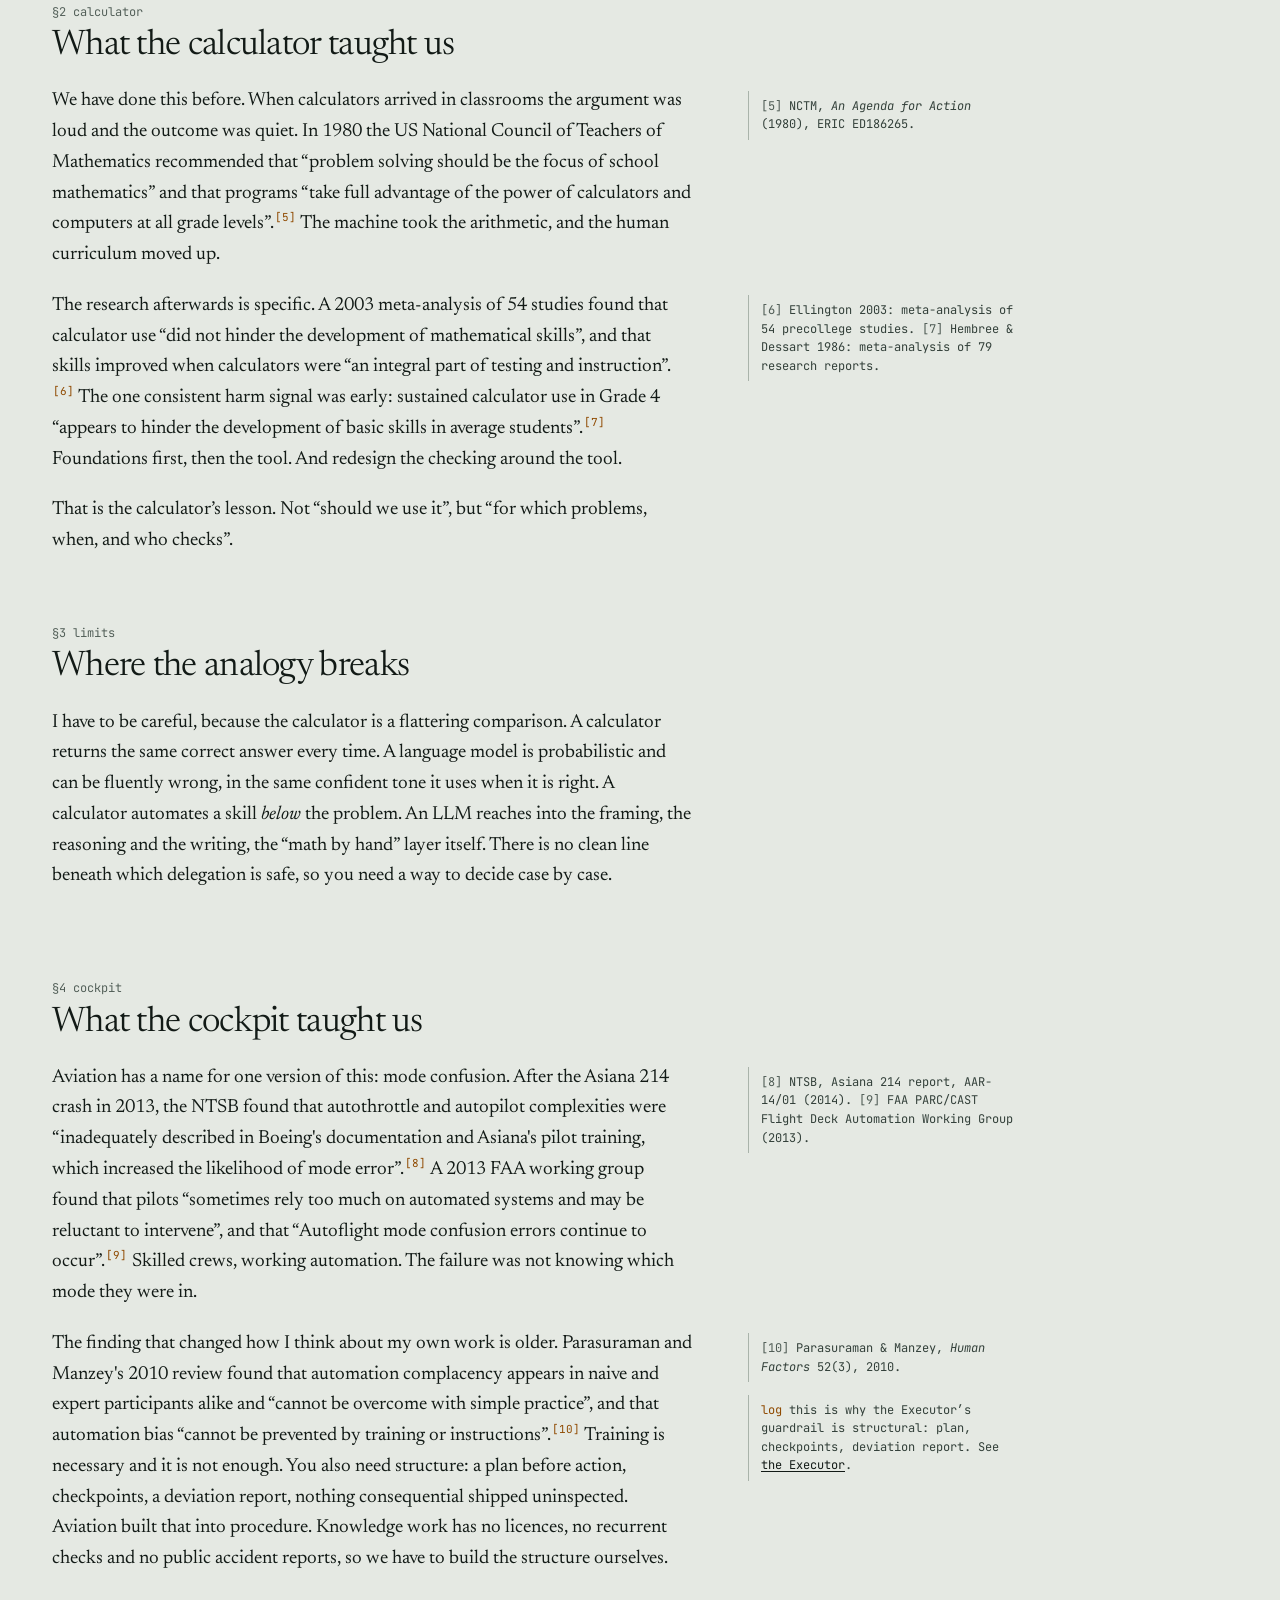
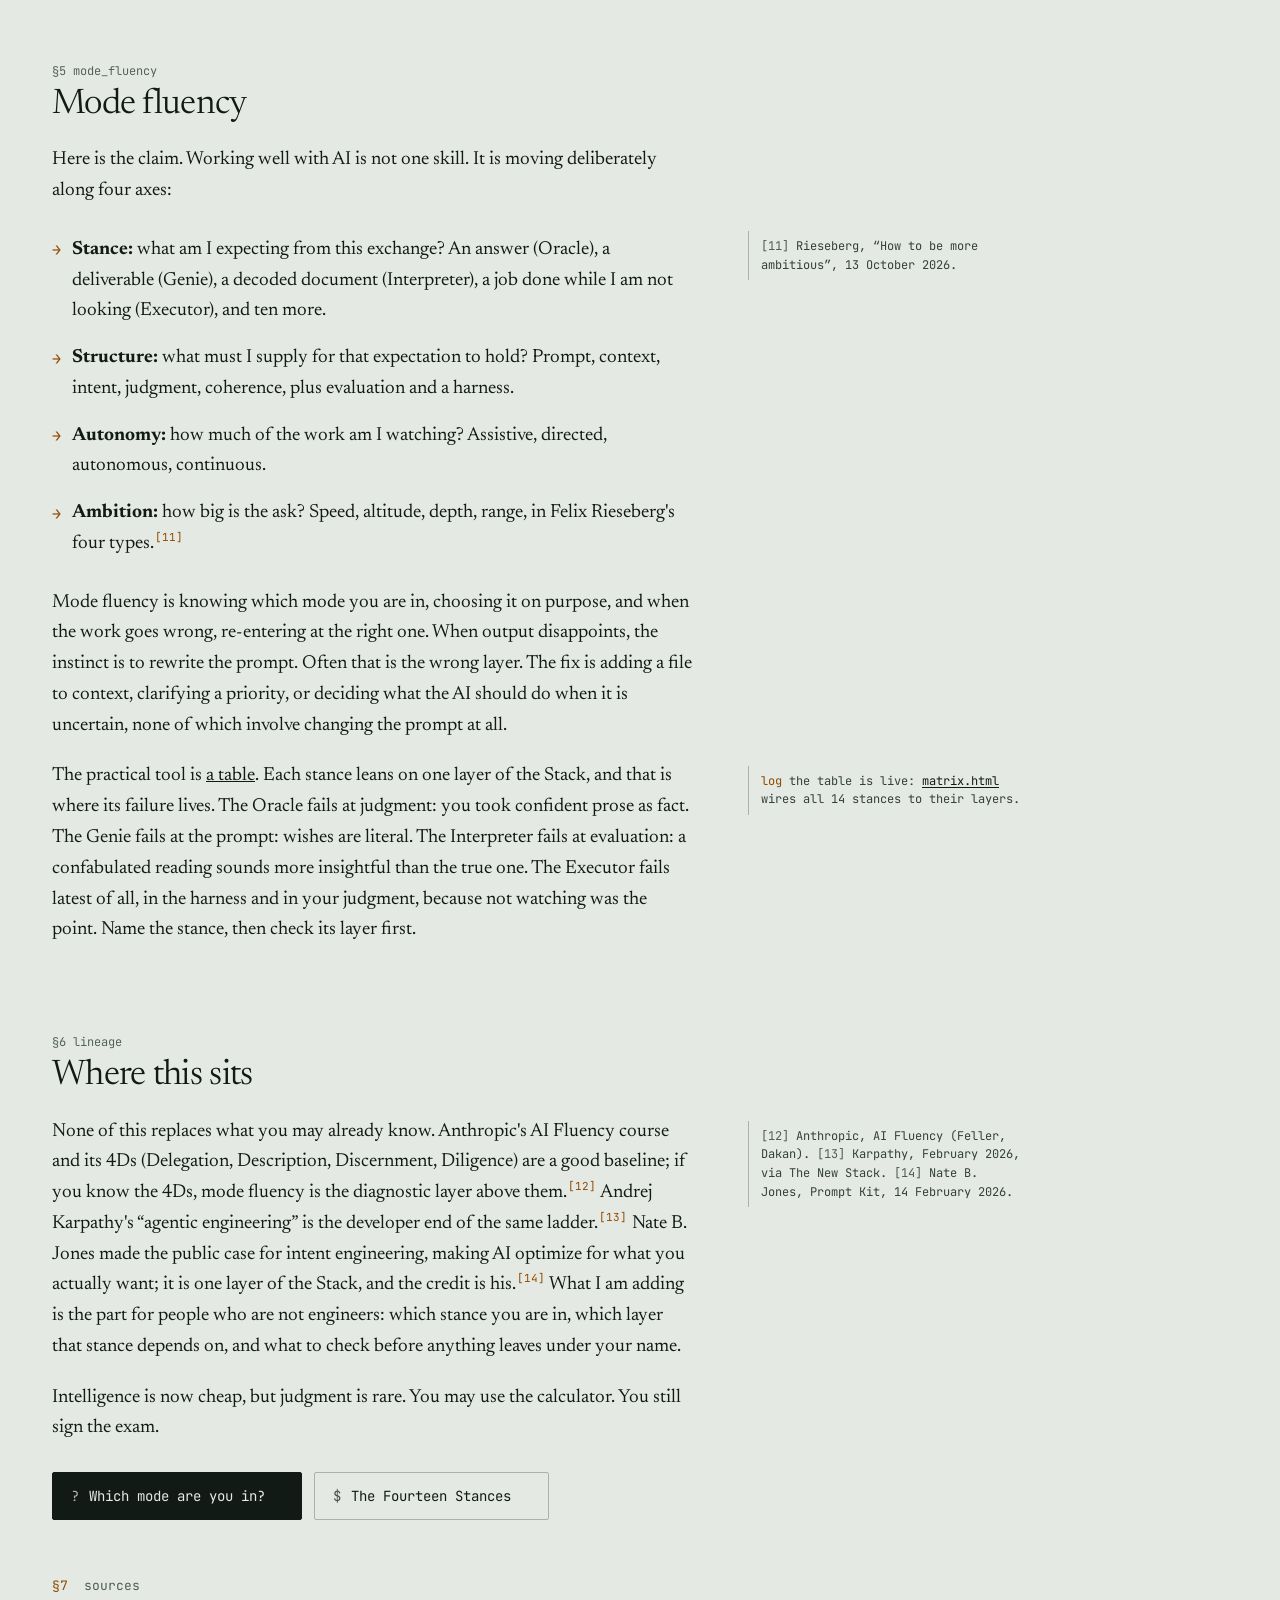
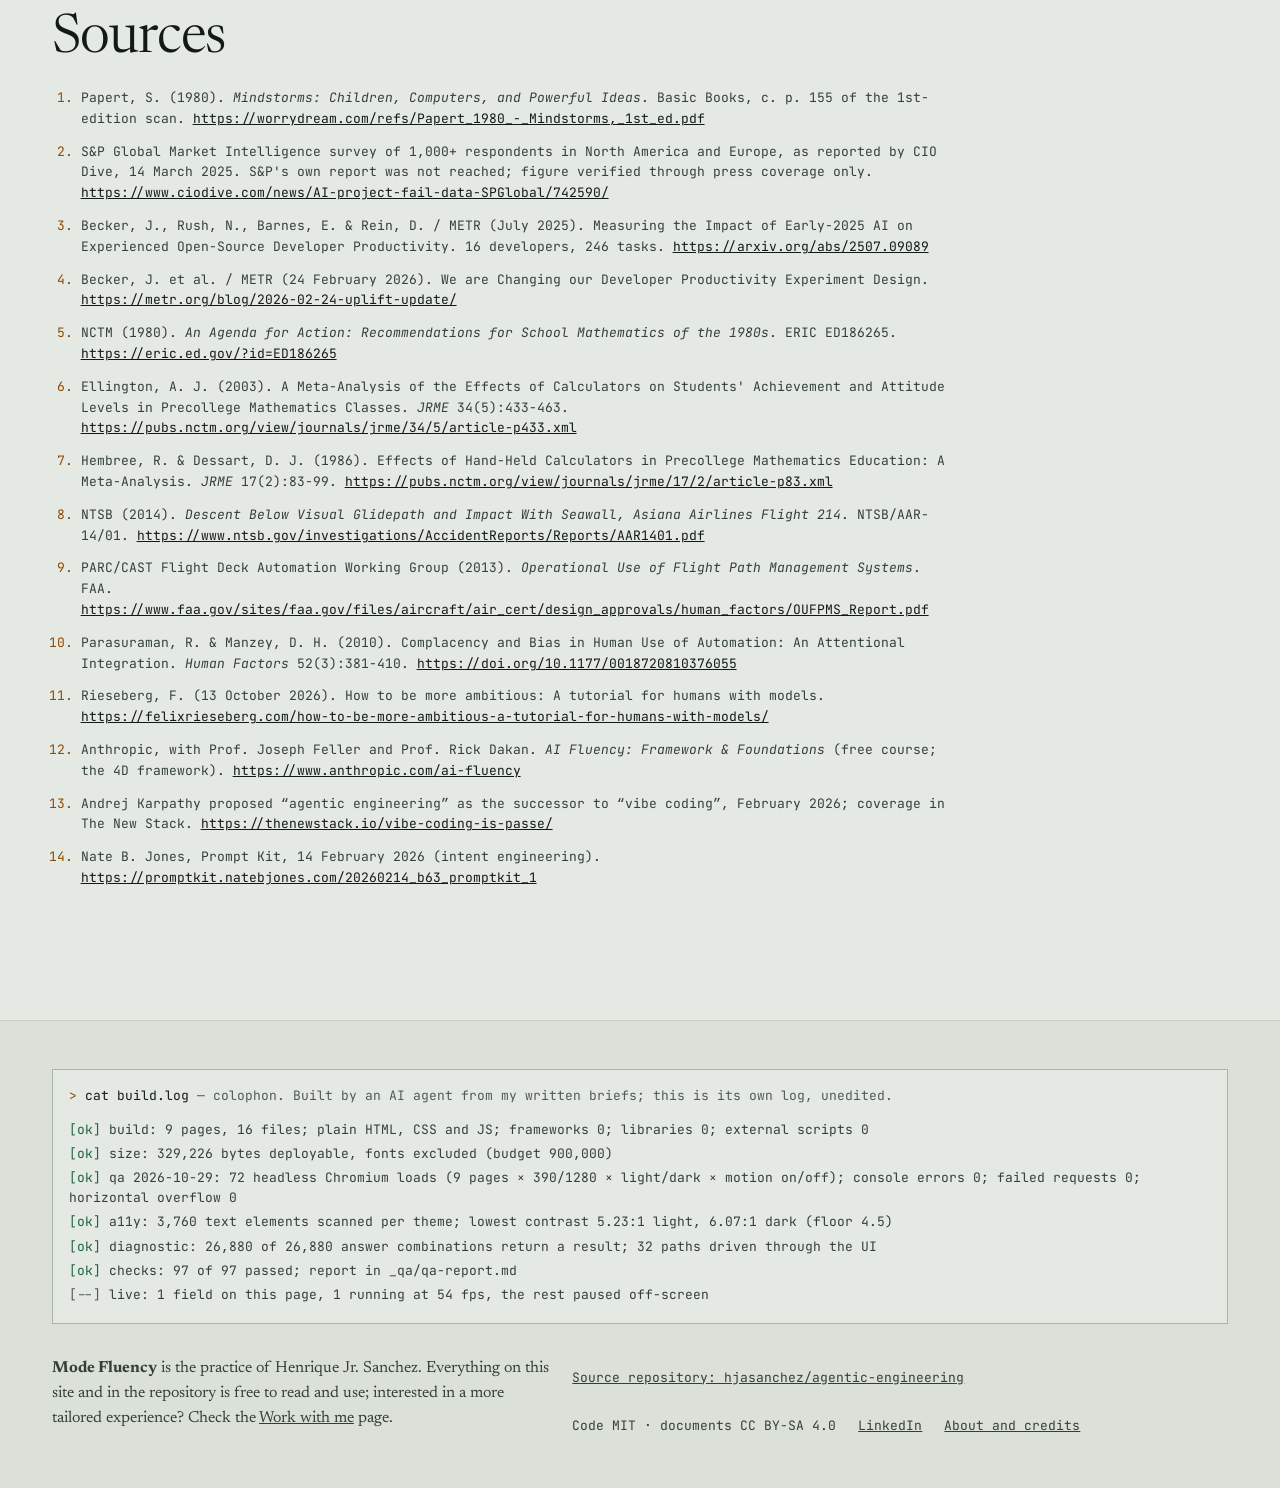
<file: docs/calculator-problem.html>
<!doctype html>
<html lang="en">
<head>
<!-- @head -->
<meta charset="utf-8">
<meta name="viewport" content="width=device-width, initial-scale=1, viewport-fit=cover">
<!-- WORDMARK: the visible name comes from --brand in assets/field.css (one edit renames the practice). This <title>
     is only the no-JS and search fallback; assets/field.js rewrites it from --brand on load. -->
<title>Mode Confusion · Mode Fluency</title>
<meta name="description" content="Calculators, cockpits and AI: skilled people with working tools who do not know which mode they are in. An essay on mode fluency, with sources.">
<meta name="color-scheme" content="light dark">
<link rel="icon" href="assets/favicon.svg" type="image/svg+xml">
<link rel="preconnect" href="https://fonts.googleapis.com">
<link rel="preconnect" href="https://fonts.gstatic.com" crossorigin>
<link rel="stylesheet" href="https://fonts.googleapis.com/css2?family=JetBrains+Mono:wght@400..700&family=Newsreader:ital,opsz,wght@0,6..72,300..700;1,6..72,300..700&display=swap">
<link rel="stylesheet" href="assets/field.css">
<script>document.documentElement.classList.add('js');try{var t=localStorage.getItem('fieldTheme');if(t==='light'||t==='dark')document.documentElement.setAttribute('data-theme',t)}catch(e){}</script>
<script src="assets/field.js" defer></script>
<!-- /@head -->
</head>
<body data-page="essay" data-title="Mode Confusion">
<!-- @header -->
<a class="skip-link" href="#main">Skip to content</a>
<header class="site-header">
  <div class="wrap header-row">
    <a class="wordmark" href="index.html">
      <svg class="mark" viewBox="0 0 32 32" aria-hidden="true" focusable="false"><circle cx="16" cy="16" r="13" fill="none" stroke="currentColor" stroke-width="1.4"/><path d="M16 5v4M27 16h-4M16 27v-4M5 16h4" stroke="currentColor" stroke-width="1.4"/><circle cx="21" cy="11" r="2.4" class="mark-human"/><circle cx="16" cy="16" r="1.4" fill="currentColor"/></svg>
      <span class="brand-text" data-brand></span><span class="sr-only">, home</span>
    </a>
    <nav class="site-nav" aria-label="Main">
      <ul><li><a href="calculator-problem.html" aria-current="page">Mode Confusion</a></li><li><a href="stances.html">Stances</a></li><li><a href="stack.html">Stack</a></li><li><a href="matrix.html">Matrix</a></li><li><a href="diagnose.html">Diagnose</a></li><li><a href="learn.html">Learn</a></li><li><a href="work.html">Work with me</a></li><li><a href="about.html">About</a></li></ul>
    </nav>
    <a class="header-cta" href="work.html">Work with me</a>
    <button class="theme-toggle js-only" type="button" aria-label="Switch colour theme"><span class="sys" aria-hidden="true">theme:</span> <span class="theme-label">auto</span></button>
  </div>
</header>
<!-- /@header -->
<main id="main" tabindex="-1">
<div class="read-strip" id="read-strip" aria-hidden="true"><canvas></canvas></div>
<article class="essay" id="essay" aria-labelledby="essay-title">
  <div class="wrap">
    <header class="essay-body">
      <p class="sys sys-line"><span class="prompt-glyph">&gt;</span> cat essays/mode-confusion.md <span class="dim">&middot; October 2026 &middot; draft</span></p>
      <h1 id="essay-title">Mode Confusion</h1>
      <p class="lede">We taught everyone to press the buttons. Nobody taught them which problems the calculator is for.</p>
      <p class="sys byline">Henrique Jr. Sanchez <span class="dim">&middot; serif: the human voice &middot; monospace: the system&rsquo;s notes and sources</span></p>
    </header>
    <div class="essay-body">
<p>In 1980 Seymour Papert wrote the sentence I wish I had written. Computer literacy, he said, &ldquo;is often taken as meaning knowing how to program, or knowing about the varied uses made of computers.&rdquo; Then:</p>
<blockquote><p>&ldquo;But true computer literacy is not just knowing how to make use of computers and computational ideas. It is knowing when it is appropriate to do so.&rdquo;</p><cite>Seymour Papert, <em>Mindstorms</em> (1980)<sup><a href="#src-1" aria-label="Source 1">[1]</a></sup></cite></blockquote>
<div class="para">
<p>Swap &ldquo;computers&rdquo; for &ldquo;AI&rdquo; and you have the problem I keep running into, and the reason this site exists.</p>
<aside class="note"><span class="lv">[1]</span> Papert, <em>Mindstorms</em> (1980), c. p. 155 of the 1st-edition scan.</aside>
</div>
<h2><span class="sys" aria-hidden="true">§1 buttons</span>The buttons are mostly solved</h2>
<p>Most AI training teaches the buttons: how to write a prompt, which tool your IT department allows, what a context window is. I teach that too. It is what AI @ Workplace 101 to 401 are for, and you need it the way you need to know where the keys are. But the buttons are not where the money is lost.</p>
<div class="para">
<p>A 2025 S&amp;P Global survey found that 42% of companies had abandoned most of their AI initiatives, up from 17% the year before.<sup><a href="#src-2" aria-label="Source 2">[2]</a></sup> The models did not get worse that year. What fails, consistently and expensively, is the interface between human purpose and machine execution.</p>
<aside class="note"><span class="lv">[2]</span> S&amp;P Global survey, reported by CIO Dive on 14 March 2025. Verified through press coverage only.</aside></div>
<div class="para">
<p>The other number everyone quotes is METR's. In July 2025 its randomized controlled trial found that experienced open-source developers took 19% longer with AI tools, while believing afterwards that they had been 20% faster.<sup><a href="#src-3" aria-label="Source 3">[3]</a></sup> I used that figure in my own documents, and it needs an update. In February 2026 METR said its newer data was &ldquo;an unreliable signal&rdquo;, partly because developers increasingly refused to work without AI. The point estimates moved toward a speedup, and both intervals include zero.<sup><a href="#src-4" aria-label="Source 4">[4]</a></sup> So the 2026 follow-up no longer shows a slowdown. The part that survives is the gap between feeling and fact: skilled people could not tell, from the inside, how much the tool was helping.</p>
<aside class="note"><span class="lv">[3]</span> METR, July 2025: 16 developers, 246 tasks. <span class="lv">[4]</span> METR, 24 February 2026.</aside>
</div>
<h2><span class="sys" aria-hidden="true">§2 calculator</span>What the calculator taught us</h2>
<div class="para">
<p>We have done this before. When calculators arrived in classrooms the argument was loud and the outcome was quiet. In 1980 the US National Council of Teachers of Mathematics recommended that &ldquo;problem solving should be the focus of school mathematics&rdquo; and that programs &ldquo;take full advantage of the power of calculators and computers at all grade levels&rdquo;.<sup><a href="#src-5" aria-label="Source 5">[5]</a></sup> The machine took the arithmetic, and the human curriculum moved up.</p>
<aside class="note"><span class="lv">[5]</span> NCTM, <em>An Agenda for Action</em> (1980), ERIC ED186265.</aside>
</div>
<div class="para">
<p>The research afterwards is specific. A 2003 meta-analysis of 54 studies found that calculator use &ldquo;did not hinder the development of mathematical skills&rdquo;, and that skills improved when calculators were &ldquo;an integral part of testing and instruction&rdquo;.<sup><a href="#src-6" aria-label="Source 6">[6]</a></sup> The one consistent harm signal was early: sustained calculator use in Grade 4 &ldquo;appears to hinder the development of basic skills in average students&rdquo;.<sup><a href="#src-7" aria-label="Source 7">[7]</a></sup> Foundations first, then the tool. And redesign the checking around the tool.</p>
<aside class="note"><span class="lv">[6]</span> Ellington 2003: meta-analysis of 54 precollege studies. <span class="lv">[7]</span> Hembree &amp; Dessart 1986: meta-analysis of 79 research reports.</aside>
</div>
<p>That is the calculator&rsquo;s lesson. Not &ldquo;should we use it&rdquo;, but &ldquo;for which problems, when, and who checks&rdquo;.</p>
<h2><span class="sys" aria-hidden="true">§3 limits</span>Where the analogy breaks</h2>
<div class="para">
<p>I have to be careful, because the calculator is a flattering comparison. A calculator returns the same correct answer every time. A language model is probabilistic and can be fluently wrong, in the same confident tone it uses when it is right. A calculator automates a skill <em>below</em> the problem. An LLM reaches into the framing, the reasoning and the writing, the &ldquo;math by hand&rdquo; layer itself. There is no clean line beneath which delegation is safe, so you need a way to decide case by case.</p></div>
<h2><span class="sys" aria-hidden="true">§4 cockpit</span>What the cockpit taught us</h2>
<div class="para">
<p>Aviation has a name for one version of this: mode confusion. After the Asiana 214 crash in 2013, the NTSB found that autothrottle and autopilot complexities were &ldquo;inadequately described in Boeing's documentation and Asiana's pilot training, which increased the likelihood of mode error&rdquo;.<sup><a href="#src-8" aria-label="Source 8">[8]</a></sup> A 2013 FAA working group found that pilots &ldquo;sometimes rely too much on automated systems and may be reluctant to intervene&rdquo;, and that &ldquo;Autoflight mode confusion errors continue to occur&rdquo;.<sup><a href="#src-9" aria-label="Source 9">[9]</a></sup> Skilled crews, working automation. The failure was not knowing which mode they were in.</p>
<aside class="note"><span class="lv">[8]</span> NTSB, Asiana 214 report, AAR-14/01 (2014). <span class="lv">[9]</span> FAA PARC/CAST Flight Deck Automation Working Group (2013).</aside>
</div>
<div class="para">
<p>The finding that changed how I think about my own work is older. Parasuraman and Manzey's 2010 review found that automation complacency appears in naive and expert participants alike and &ldquo;cannot be overcome with simple practice&rdquo;, and that automation bias &ldquo;cannot be prevented by training or instructions&rdquo;.<sup><a href="#src-10" aria-label="Source 10">[10]</a></sup> Training is necessary and it is not enough. You also need structure: a plan before action, checkpoints, a deviation report, nothing consequential shipped uninspected. Aviation built that into procedure. Knowledge work has no licences, no recurrent checks and no public accident reports, so we have to build the structure ourselves.</p>
<aside class="note"><span class="lv">[10]</span> Parasuraman &amp; Manzey, <em>Human Factors</em> 52(3), 2010.</aside>
<aside class="note log"><span class="lv">log</span> this is why the Executor&rsquo;s guardrail is structural: plan, checkpoints, deviation report. See <a href="stances.html#executor">the Executor</a>.</aside>
</div>
<h2><span class="sys" aria-hidden="true">§5 mode_fluency</span>Mode fluency</h2>
<p>Here is the claim. Working well with AI is not one skill. It is moving deliberately along four axes:</p>
<div class="para">
<ul class="clean">
      <li><strong>Stance:</strong> what am I expecting from this exchange? An answer (Oracle), a deliverable (Genie), a decoded document (Interpreter), a job done while I am not looking (Executor), and ten more.</li>
      <li><strong>Structure:</strong> what must I supply for that expectation to hold? Prompt, context, intent, judgment, coherence, plus evaluation and a harness.</li>
      <li><strong>Autonomy:</strong> how much of the work am I watching? Assistive, directed, autonomous, continuous.</li>
      <li><strong>Ambition:</strong> how big is the ask? Speed, altitude, depth, range, in Felix Rieseberg's four types.<sup><a href="#src-11" aria-label="Source 11">[11]</a></sup></li>
    </ul>
<aside class="note"><span class="lv">[11]</span> Rieseberg, &ldquo;How to be more ambitious&rdquo;, 13 October 2026.</aside>
</div>
<p>Mode fluency is knowing which mode you are in, choosing it on purpose, and when the work goes wrong, re-entering at the right one. When output disappoints, the instinct is to rewrite the prompt. Often that is the wrong layer. The fix is adding a file to context, clarifying a priority, or deciding what the AI should do when it is uncertain, none of which involve changing the prompt at all.</p>
<div class="para">
<p>The practical tool is <a href="matrix.html">a table</a>. Each stance leans on one layer of the Stack, and that is where its failure lives. The Oracle fails at judgment: you took confident prose as fact. The Genie fails at the prompt: wishes are literal. The Interpreter fails at evaluation: a confabulated reading sounds more insightful than the true one. The Executor fails latest of all, in the harness and in your judgment, because not watching was the point. Name the stance, then check its layer first.</p>
<aside class="note log"><span class="lv">log</span> the table is live: <a href="matrix.html">matrix.html</a> wires all 14 stances to their layers.</aside>
</div>
<h2><span class="sys" aria-hidden="true">§6 lineage</span>Where this sits</h2>
<div class="para">
<p>None of this replaces what you may already know. Anthropic's AI Fluency course and its 4Ds (Delegation, Description, Discernment, Diligence) are a good baseline; if you know the 4Ds, mode fluency is the diagnostic layer above them.<sup><a href="#src-12" aria-label="Source 12">[12]</a></sup> Andrej Karpathy's &ldquo;agentic engineering&rdquo; is the developer end of the same ladder.<sup><a href="#src-13" aria-label="Source 13">[13]</a></sup> Nate B. Jones made the public case for intent engineering, making AI optimize for what you actually want; it is one layer of the Stack, and the credit is his.<sup><a href="#src-14" aria-label="Source 14">[14]</a></sup> What I am adding is the part for people who are not engineers: which stance you are in, which layer that stance depends on, and what to check before anything leaves under your name.</p>
<aside class="note"><span class="lv">[12]</span> Anthropic, AI Fluency (Feller, Dakan). <span class="lv">[13]</span> Karpathy, February 2026, via The New Stack. <span class="lv">[14]</span> Nate B. Jones, Prompt Kit, 14 February 2026.</aside>
</div>
<p>Intelligence is now cheap, but judgment is rare. You may use the calculator. You still sign the exam.</p>
      <div class="essay-actions"><a class="cmd" href="diagnose.html"><span class="cmd-glyph" aria-hidden="true">?</span> Which mode are you in?</a><a class="cmd cmd-ghost" href="stances.html"><span class="cmd-glyph" aria-hidden="true">$</span> The Fourteen Stances</a></div>
    </div>
  </div>
</article>
<section class="section sources-section" aria-labelledby="sources-title">
  <div class="wrap">
    <p class="sys section-tag"><span class="num">§7</span> sources</p>
    <h2 id="sources-title">Sources</h2>
    <ol class="sources"><li id="src-1">Papert, S. (1980). <em>Mindstorms: Children, Computers, and Powerful Ideas</em>. Basic Books, c. p. 155 of the 1st-edition scan. <a href="https://worrydream.com/refs/Papert_1980_-_Mindstorms,_1st_ed.pdf">https://worrydream.com/refs/Papert_1980_-_Mindstorms,_1st_ed.pdf</a></li><li id="src-2">S&amp;P Global Market Intelligence survey of 1,000+ respondents in North America and Europe, as reported by CIO Dive, 14 March 2025. S&amp;P's own report was not reached; figure verified through press coverage only. <a href="https://www.ciodive.com/news/AI-project-fail-data-SPGlobal/742590/">https://www.ciodive.com/news/AI-project-fail-data-SPGlobal/742590/</a></li><li id="src-3">Becker, J., Rush, N., Barnes, E. &amp; Rein, D. / METR (July 2025). Measuring the Impact of Early-2025 AI on Experienced Open-Source Developer Productivity. 16 developers, 246 tasks. <a href="https://arxiv.org/abs/2507.09089">https://arxiv.org/abs/2507.09089</a></li><li id="src-4">Becker, J. et al. / METR (24 February 2026). We are Changing our Developer Productivity Experiment Design. <a href="https://metr.org/blog/2026-02-24-uplift-update/">https://metr.org/blog/2026-02-24-uplift-update/</a></li><li id="src-5">NCTM (1980). <em>An Agenda for Action: Recommendations for School Mathematics of the 1980s</em>. ERIC ED186265. <a href="https://eric.ed.gov/?id=ED186265">https://eric.ed.gov/?id=ED186265</a></li><li id="src-6">Ellington, A. J. (2003). A Meta-Analysis of the Effects of Calculators on Students' Achievement and Attitude Levels in Precollege Mathematics Classes. <em>JRME</em> 34(5):433-463. <a href="https://pubs.nctm.org/view/journals/jrme/34/5/article-p433.xml">https://pubs.nctm.org/view/journals/jrme/34/5/article-p433.xml</a></li><li id="src-7">Hembree, R. &amp; Dessart, D. J. (1986). Effects of Hand-Held Calculators in Precollege Mathematics Education: A Meta-Analysis. <em>JRME</em> 17(2):83-99. <a href="https://pubs.nctm.org/view/journals/jrme/17/2/article-p83.xml">https://pubs.nctm.org/view/journals/jrme/17/2/article-p83.xml</a></li><li id="src-8">NTSB (2014). <em>Descent Below Visual Glidepath and Impact With Seawall, Asiana Airlines Flight 214</em>. NTSB/AAR-14/01. <a href="https://www.ntsb.gov/investigations/AccidentReports/Reports/AAR1401.pdf">https://www.ntsb.gov/investigations/AccidentReports/Reports/AAR1401.pdf</a></li><li id="src-9">PARC/CAST Flight Deck Automation Working Group (2013). <em>Operational Use of Flight Path Management Systems</em>. FAA. <a href="https://www.faa.gov/sites/faa.gov/files/aircraft/air_cert/design_approvals/human_factors/OUFPMS_Report.pdf">https://www.faa.gov/sites/faa.gov/files/aircraft/air_cert/design_approvals/human_factors/OUFPMS_Report.pdf</a></li><li id="src-10">Parasuraman, R. &amp; Manzey, D. H. (2010). Complacency and Bias in Human Use of Automation: An Attentional Integration. <em>Human Factors</em> 52(3):381-410. <a href="https://doi.org/10.1177/0018720810376055">https://doi.org/10.1177/0018720810376055</a></li><li id="src-11">Rieseberg, F. (13 October 2026). How to be more ambitious: A tutorial for humans with models. <a href="https://felixrieseberg.com/how-to-be-more-ambitious-a-tutorial-for-humans-with-models/">https://felixrieseberg.com/how-to-be-more-ambitious-a-tutorial-for-humans-with-models/</a></li><li id="src-12">Anthropic, with Prof. Joseph Feller and Prof. Rick Dakan. <em>AI Fluency: Framework &amp; Foundations</em> (free course; the 4D framework). <a href="https://www.anthropic.com/ai-fluency">https://www.anthropic.com/ai-fluency</a></li><li id="src-13">Andrej Karpathy proposed &ldquo;agentic engineering&rdquo; as the successor to &ldquo;vibe coding&rdquo;, February 2026; coverage in The New Stack. <a href="https://thenewstack.io/vibe-coding-is-passe/">https://thenewstack.io/vibe-coding-is-passe/</a></li><li id="src-14">Nate B. Jones, Prompt Kit, 14 February 2026 (intent engineering). <a href="https://promptkit.natebjones.com/20260214_b63_promptkit_1">https://promptkit.natebjones.com/20260214_b63_promptkit_1</a></li></ol>  </div>
</section>
</main>
<!-- @footer -->
<footer class="site-footer">
  <div class="wrap">
    <section class="ticker" aria-labelledby="ticker-title">
      <p class="sys ticker-head" id="ticker-title"><span class="prompt-glyph">&gt;</span> cat build.log <span class="dim">&mdash; colophon. Built by an AI agent from my written briefs; this is its own log, unedited.</span></p>
      <ol class="sys ticker-lines" id="ticker-lines">
        <li>build: 9 pages, 16 files; plain HTML, CSS and JS; frameworks 0; libraries 0; external scripts 0</li>
        <li>size: 329,226 bytes deployable, fonts excluded (budget 900,000)</li>
        <li>qa 2026-10-29: 72 headless Chromium loads (9 pages × 390/1280 × light/dark × motion on/off); console errors 0; failed requests 0; horizontal overflow 0</li>
        <li>a11y: 3,760 text elements scanned per theme; lowest contrast 5.23:1 light, 6.07:1 dark (floor 4.5)</li>
        <li>diagnostic: 26,880 of 26,880 answer combinations return a result; 32 paths driven through the UI</li>
        <li>checks: 97 of 97 passed; report in _qa/qa-report.md</li>
      </ol>
    </section>
    <div class="footer-meta">
      <p><strong data-brand></strong> is the practice of Henrique Jr. Sanchez. Everything on this site and in the repository is free to read and use; interested in a more tailored experience? Check the <a href="work.html">Work with me</a> page.</p>
      <ul class="footer-links">
        <li><a href="https://github.com/hjasanchez/agentic-engineering">Source repository: hjasanchez/agentic-engineering</a></li>
        <li>Code MIT · documents CC BY-SA 4.0</li>
        <li><a href="https://www.linkedin.com/in/henriquejsanchez">LinkedIn</a></li>
        <li><a href="about.html">About and credits</a></li>
      </ul>
    </div>
  </div>
</footer>
<!-- /@footer -->
</body>
</html>
</file>
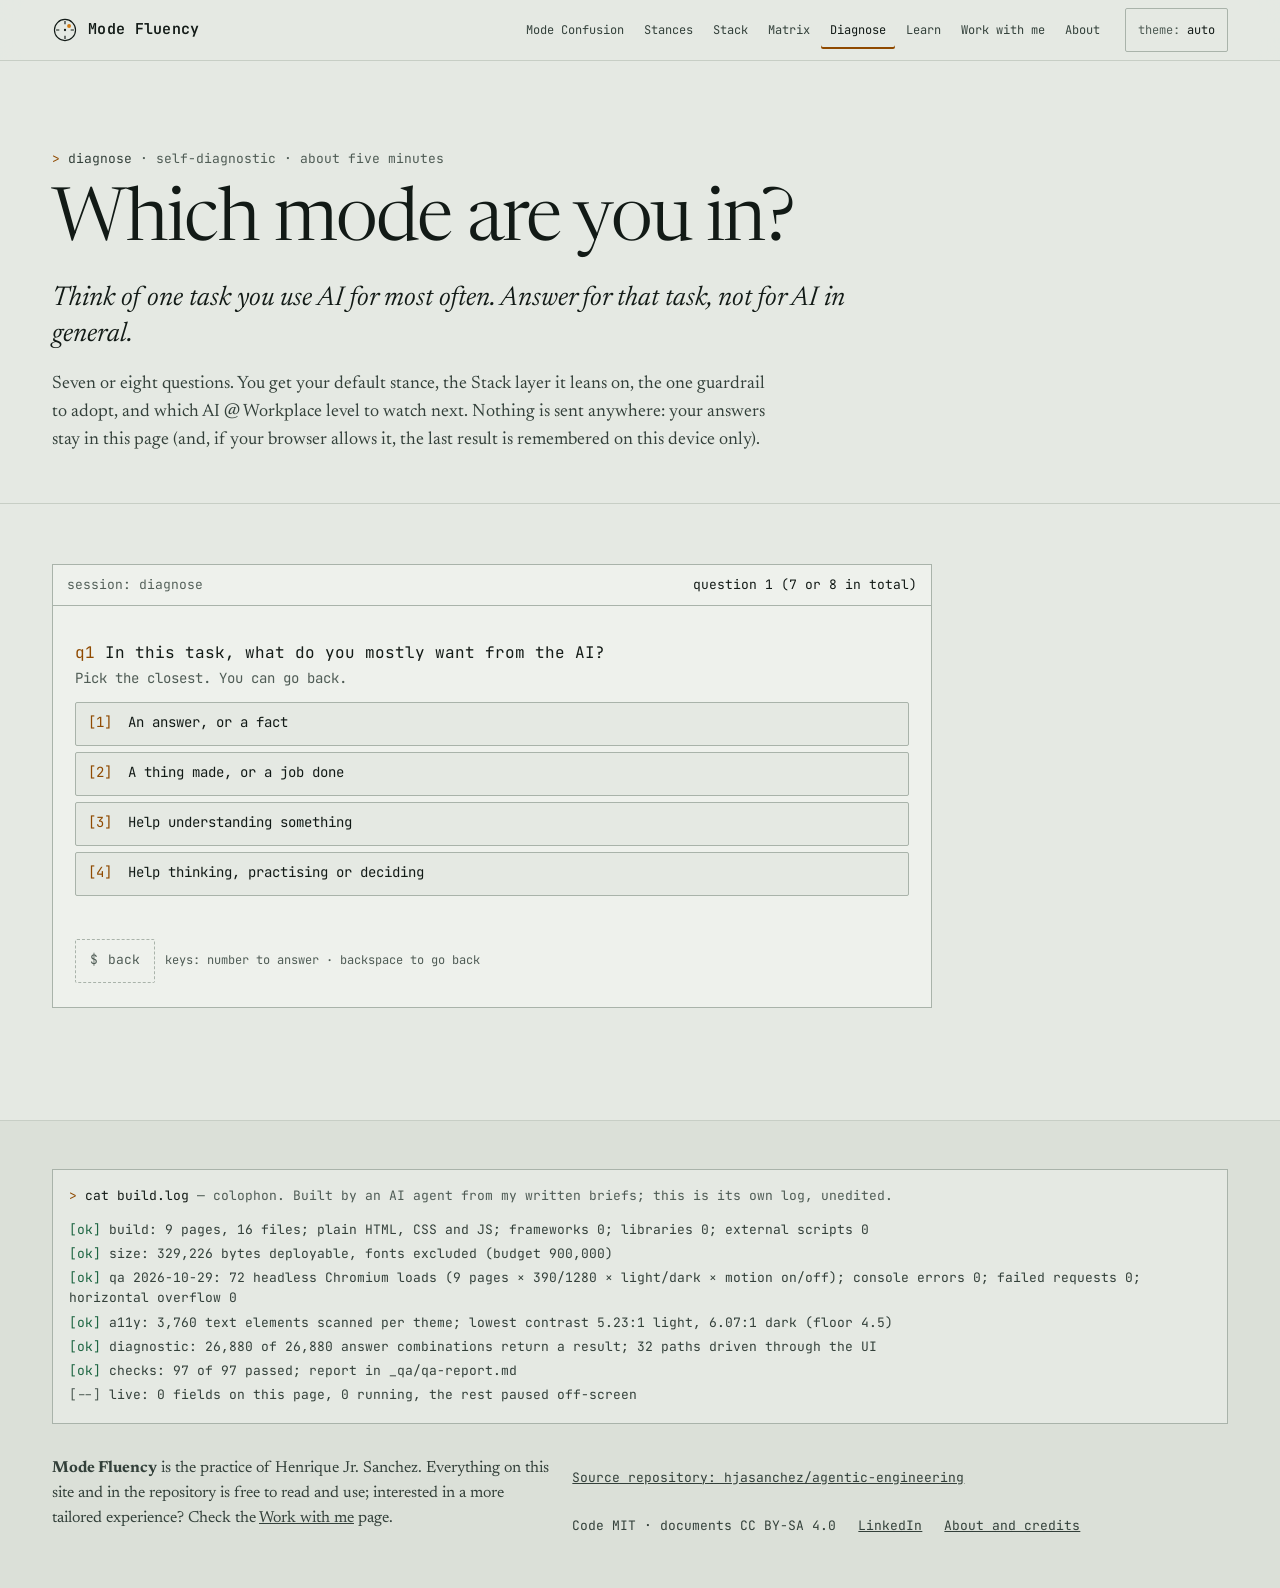
<file: docs/diagnose.html>
<!doctype html>
<html lang="en">
<head>
<!-- @head -->
<meta charset="utf-8">
<meta name="viewport" content="width=device-width, initial-scale=1, viewport-fit=cover">
<!-- WORDMARK: the visible name comes from --brand in assets/field.css (one edit renames the practice). This <title>
     is only the no-JS and search fallback; assets/field.js rewrites it from --brand on load. -->
<title>Which mode are you in? · Mode Fluency</title>
<meta name="description" content="A short branching self-diagnostic run as a console session: your default stance, the layer it leans on, the guardrail to adopt, and what to learn next.">
<meta name="color-scheme" content="light dark">
<link rel="icon" href="assets/favicon.svg" type="image/svg+xml">
<link rel="preconnect" href="https://fonts.googleapis.com">
<link rel="preconnect" href="https://fonts.gstatic.com" crossorigin>
<link rel="stylesheet" href="https://fonts.googleapis.com/css2?family=JetBrains+Mono:wght@400..700&family=Newsreader:ital,opsz,wght@0,6..72,300..700;1,6..72,300..700&display=swap">
<link rel="stylesheet" href="assets/field.css">
<script>document.documentElement.classList.add('js');try{var t=localStorage.getItem('fieldTheme');if(t==='light'||t==='dark')document.documentElement.setAttribute('data-theme',t)}catch(e){}</script>
<script src="assets/field.js" defer></script>
<!-- /@head -->
<script src="assets/diagnose.js" defer></script>
</head>
<body data-page="diagnose" data-title="Which mode are you in?">
<!-- @header -->
<a class="skip-link" href="#main">Skip to content</a>
<header class="site-header">
  <div class="wrap header-row">
    <a class="wordmark" href="index.html">
      <svg class="mark" viewBox="0 0 32 32" aria-hidden="true" focusable="false"><circle cx="16" cy="16" r="13" fill="none" stroke="currentColor" stroke-width="1.4"/><path d="M16 5v4M27 16h-4M16 27v-4M5 16h4" stroke="currentColor" stroke-width="1.4"/><circle cx="21" cy="11" r="2.4" class="mark-human"/><circle cx="16" cy="16" r="1.4" fill="currentColor"/></svg>
      <span class="brand-text" data-brand></span><span class="sr-only">, home</span>
    </a>
    <nav class="site-nav" aria-label="Main">
      <ul><li><a href="calculator-problem.html">Mode Confusion</a></li><li><a href="stances.html">Stances</a></li><li><a href="stack.html">Stack</a></li><li><a href="matrix.html">Matrix</a></li><li><a href="diagnose.html" aria-current="page">Diagnose</a></li><li><a href="learn.html">Learn</a></li><li><a href="work.html">Work with me</a></li><li><a href="about.html">About</a></li></ul>
    </nav>
    <a class="header-cta" href="work.html">Work with me</a>
    <button class="theme-toggle js-only" type="button" aria-label="Switch colour theme"><span class="sys" aria-hidden="true">theme:</span> <span class="theme-label">auto</span></button>
  </div>
</header>
<!-- /@header -->
<main id="main" tabindex="-1">
<header class="page-head">
  <div class="wrap">
    <p class="sys sys-line"><span class="prompt-glyph">&gt;</span> diagnose <span class="dim">&middot; self-diagnostic &middot; about five minutes</span></p>
    <h1>Which mode are you in?</h1>
    <p class="lede">Think of one task you use AI for most often. Answer for that task, not for AI in general.</p>
    <div class="prose"><p>Seven or eight questions. You get your default stance, the Stack layer it leans on, the one guardrail to adopt, and which AI @ Workplace level to watch next. Nothing is sent anywhere: your answers stay in this page (and, if your browser allows it, the last result is remembered on this device only).</p></div>
  </div>
</header>

<section class="section" aria-labelledby="console-title" style="padding-top:28px">
  <div class="wrap">
    <div class="console js-only" id="console">
      <div class="console-bar sys"><h2 id="console-title" class="sys" style="font-size:inherit;color:inherit;max-width:none">session: diagnose</h2><span class="prog" id="dg-progress" aria-live="polite">question 1 (7 or 8 in total)</span></div>
      <div class="console-body">
        <p class="tx-line dim" id="dg-last"></p>
        <div class="tx" id="dg-tx"></div>
        <div class="q-block" id="dg-q">
          <p class="q-text" id="dg-qtext" tabindex="-1"><span class="pr" aria-hidden="true">q1 </span><span id="dg-qvis" aria-hidden="true"></span><span class="sr-only" id="dg-qsr"></span></p>
          <p class="q-hint" id="dg-hint" hidden></p>
          <div class="opts" id="dg-opts" role="group" aria-labelledby="dg-qsr"></div>
          <p class="err" id="dg-err" role="alert"></p>
          <div class="console-nav"><button type="button" class="cmd cmd-ghost small" id="dg-back" disabled><span class="cmd-glyph" aria-hidden="true">$</span> back</button><span class="kbd-hint">keys: number to answer &middot; backspace to go back</span></div>
        </div>
        <div class="report" id="dg-report" hidden>
          <p class="tx-line"><span class="pr">&gt;</span> report.print</p>
          <h2 id="result-title" tabindex="-1">Your default stance <span class="big" id="r-stance"></span></h2>
          <dl class="rp">
            <dt>what you expect</dt><dd id="r-expect"></dd>
            <dt>load-bearing layer</dt><dd id="r-layer"></dd>
            <dt>characteristic failure</dt><dd id="r-failure" class="warn"></dd>
            <dt>the guardrail to adopt</dt><dd id="r-guardrail" class="guard"></dd>
            <dt>autonomy mode</dt><dd id="r-autonomy"></dd>
            <dt>ambition</dt><dd id="r-ambition"></dd>
            <dt>watch next</dt><dd id="r-level"></dd>
            <dt>notes from your answers</dt><dd><ul id="r-notes"></ul></dd>
          </dl>
          <div class="console-nav">
            <button type="button" class="cmd small" id="copy-result"><span class="cmd-glyph" aria-hidden="true">$</span> copy result</button>
            <button type="button" class="cmd cmd-ghost small" id="dg-restart"><span class="cmd-glyph" aria-hidden="true">$</span> start again</button>
            <span id="copy-status" role="status" aria-live="polite" class="kbd-hint"></span>
          </div>
          <label class="kbd-hint" for="copy-fallback" hidden id="copy-fallback-label">Copy this text manually:</label>
          <textarea id="copy-fallback" class="copy-fallback" rows="10" hidden readonly></textarea>
          <p class="tx-line" style="margin-top:16px">This is a self-check, not an assessment. It reflects one task, today. Read the full <a id="r-stance-link" href="stances.html">stance card</a> and the <a href="matrix.html">matrix</a>.</p>
        </div>
      </div>
    </div>

    <div class="static-qs no-js-only">
      <p class="callout">The interactive console needs JavaScript. Here are the same questions, so you can run the diagnostic on paper: the first questions lead to your stance; then look it up in <a href="matrix.html">the matrix</a> and read across to its layer and guardrail.</p>
      <h2 class="sys section-tag" style="margin-top:24px">the questions</h2>
      <ol>
<li>In this task, what do you mostly want from the AI?<ul><li>An answer, or a fact</li><li>A thing made, or a job done</li><li>Help understanding something</li><li>Help thinking, practising or deciding</li></ul></li>
<li><span class="sys dim">If you chose “An answer, or a fact”:</span> Where should the answer come from?<ul><li>From the AI itself: I want the truth about a hard question I can't easily check myself <span class="dim">&rarr; Oracle</span></li><li>From what is already known or published: find it and pull it together <span class="dim">&rarr; Librarian</span></li></ul></li>
<li><span class="sys dim">If you chose “A thing made, or a job done”:</span> What do you hand over?<ul><li>My own rough material (notes, bullets, a draft), to be polished or formatted <span class="dim">&rarr; Scribe</span></li><li>A request for one deliverable, which I check when it arrives <span class="dim">&rarr; Genie</span></li><li>A goal: the AI works out the steps and does them, and I review at the end <span class="dim">&rarr; Executor</span></li></ul></li>
<li><span class="sys dim">If you chose “Help understanding something”:</span> Which is closer?<ul><li>I have the material (a contract, a report, a dataset): tell me what it means and what follows from it <span class="dim">&rarr; Interpreter</span></li><li>I want to understand it myself, and keep that understanding <span class="dim">&rarr; Tutor</span></li><li>I need to carry it between two worlds (the engineer to the marketer, the doctor to the patient) <span class="dim">&rarr; Translator</span></li></ul></li>
<li><span class="sys dim">If you chose “Help thinking, practising or deciding”:</span> Which is closer?<ul><li>Attack my plan or draft: find the holes <span class="dim">&rarr; Adversary</span></li><li>Rehearse something real: a negotiation, a difficult conversation, a market <span class="dim">&rarr; Simulator</span></li><li>Reflect my own thinking back to me, with more structure <span class="dim">&rarr; Mirror</span></li><li>A non-judgemental space to think aloud about something personal <span class="dim">&rarr; Therapist</span></li><li>Ideas: surprise me</li></ul></li>
<li><span class="sys dim">If you chose “Ideas: surprise me”:</span> How do you want the ideas?<ul><li>One good spark, which I judge as soon as it arrives <span class="dim">&rarr; Muse</span></li><li>Many variations, kept, and sorted later with a cold eye <span class="dim">&rarr; Miner</span></li></ul></li>
<li>How long have you used AI tools for work?<ul><li>I'm new to them, or have barely tried</li><li>Weeks to months of chatbot use</li><li>Daily chatbot use, maybe custom bots or projects</li><li>I use agents that take actions (files, tools, other apps)</li></ul></li>
<li>In this task, how much of the work do you watch?<ul><li>Assistive: I type, the AI suggests</li><li>Directed: I describe, the AI types, I review</li><li>Autonomous: I assign, the AI executes, I review the result</li><li>Continuous: the AI runs as a background service</li></ul></li>
<li>How big is the ask?<ul><li>Speed: the same work in less time</li><li>Altitude: the outcome beyond the task</li><li>Depth: the task done the way a field-leading expert would</li><li>Range: bring in other fields, tools and techniques</li></ul></li>
<li>Last time the output disappointed you, what did you do first?<ul><li>Rewrote or reworded the prompt</li><li>Added files, examples or background information</li><li>Explained what mattered most, or which tradeoff to make</li><li>Checked it against a source, a test or the original</li><li>Gave up and did it myself</li></ul></li>
<li>Before the output leaves under your name, how do you usually check it?<ul><li>I don't, usually</li><li>I ask the same chat to check its work</li><li>I paste it into a fresh chat and ask it to find errors</li><li>I run it past a different model</li><li>I check it against the source, or my own calculation</li><li>I ask a person with the expertise I lack</li></ul></li>
</ol>
    </div>
  </div>
</section>
</main>
<!-- @footer -->
<footer class="site-footer">
  <div class="wrap">
    <section class="ticker" aria-labelledby="ticker-title">
      <p class="sys ticker-head" id="ticker-title"><span class="prompt-glyph">&gt;</span> cat build.log <span class="dim">&mdash; colophon. Built by an AI agent from my written briefs; this is its own log, unedited.</span></p>
      <ol class="sys ticker-lines" id="ticker-lines">
        <li>build: 9 pages, 16 files; plain HTML, CSS and JS; frameworks 0; libraries 0; external scripts 0</li>
        <li>size: 329,226 bytes deployable, fonts excluded (budget 900,000)</li>
        <li>qa 2026-10-29: 72 headless Chromium loads (9 pages × 390/1280 × light/dark × motion on/off); console errors 0; failed requests 0; horizontal overflow 0</li>
        <li>a11y: 3,760 text elements scanned per theme; lowest contrast 5.23:1 light, 6.07:1 dark (floor 4.5)</li>
        <li>diagnostic: 26,880 of 26,880 answer combinations return a result; 32 paths driven through the UI</li>
        <li>checks: 97 of 97 passed; report in _qa/qa-report.md</li>
      </ol>
    </section>
    <div class="footer-meta">
      <p><strong data-brand></strong> is the practice of Henrique Jr. Sanchez. Everything on this site and in the repository is free to read and use; interested in a more tailored experience? Check the <a href="work.html">Work with me</a> page.</p>
      <ul class="footer-links">
        <li><a href="https://github.com/hjasanchez/agentic-engineering">Source repository: hjasanchez/agentic-engineering</a></li>
        <li>Code MIT · documents CC BY-SA 4.0</li>
        <li><a href="https://www.linkedin.com/in/henriquejsanchez">LinkedIn</a></li>
        <li><a href="about.html">About and credits</a></li>
      </ul>
    </div>
  </div>
</footer>
<!-- /@footer -->
</body>
</html>
</file>
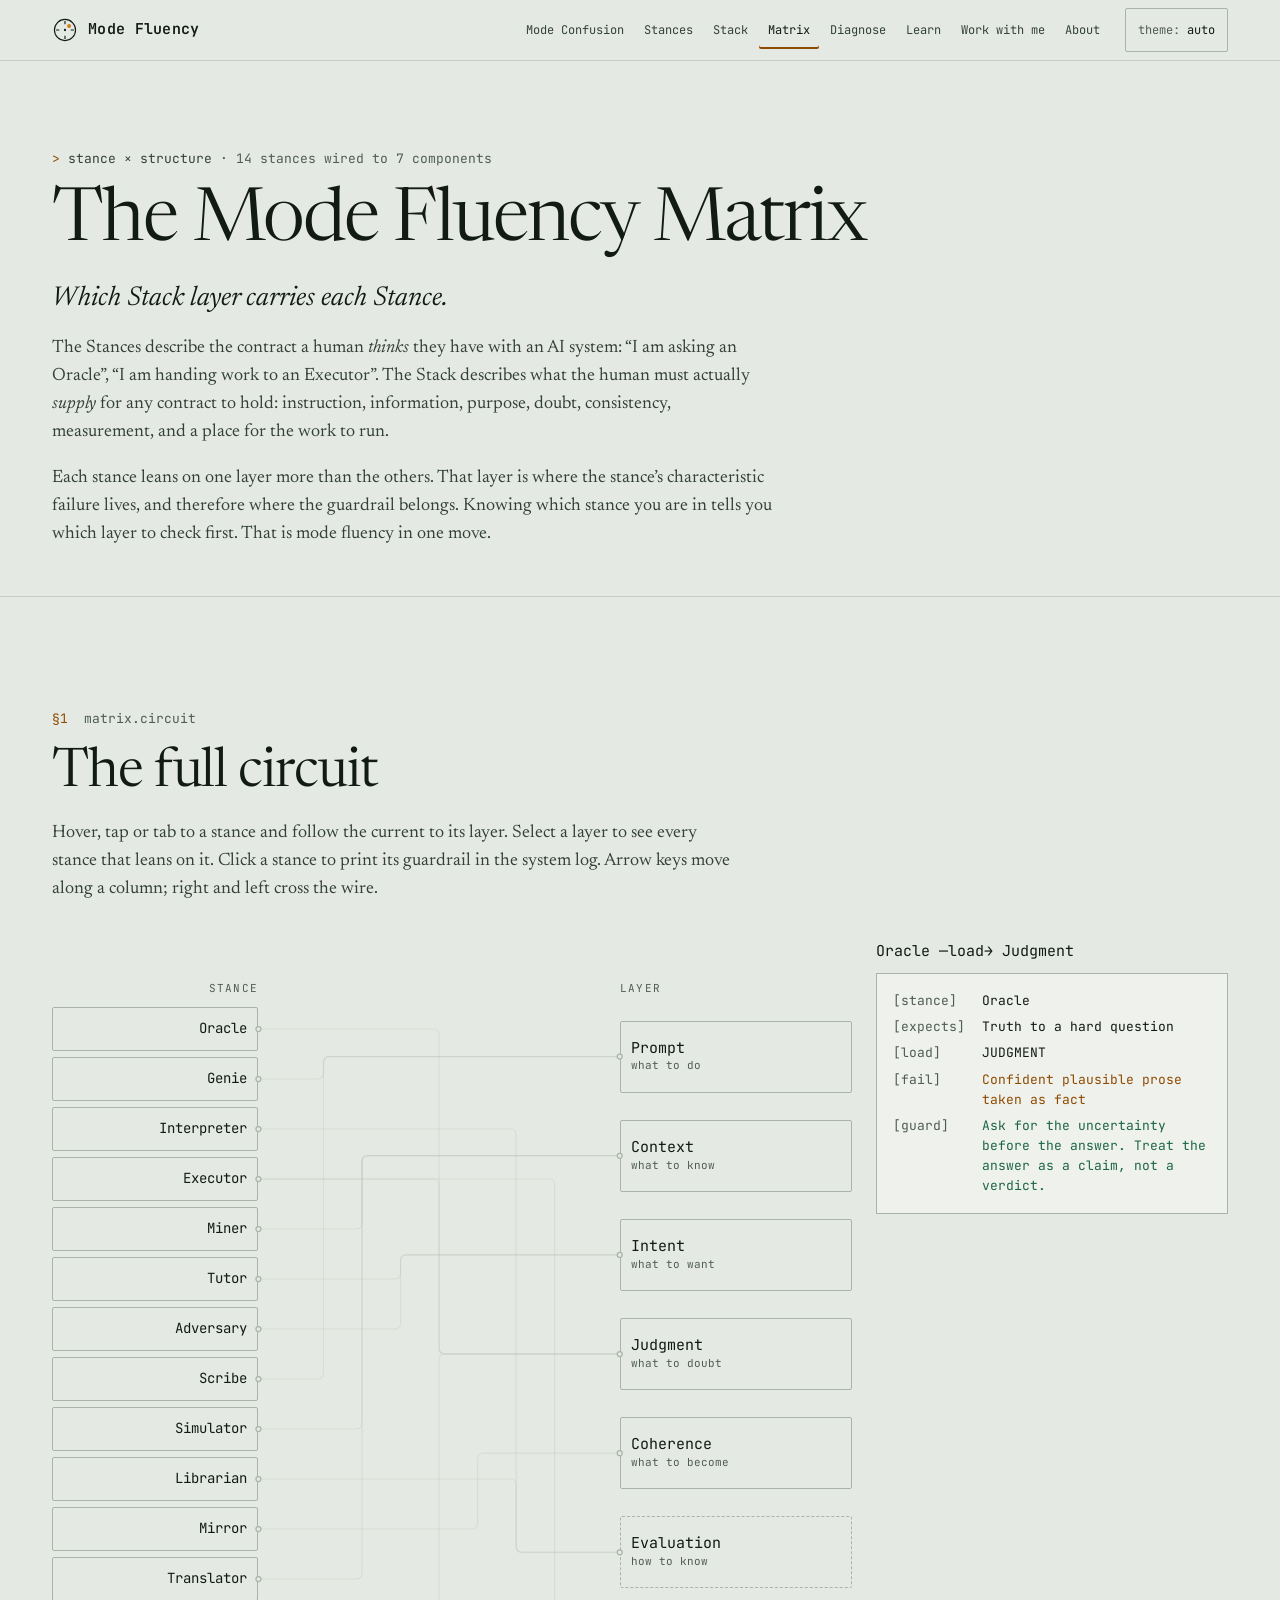
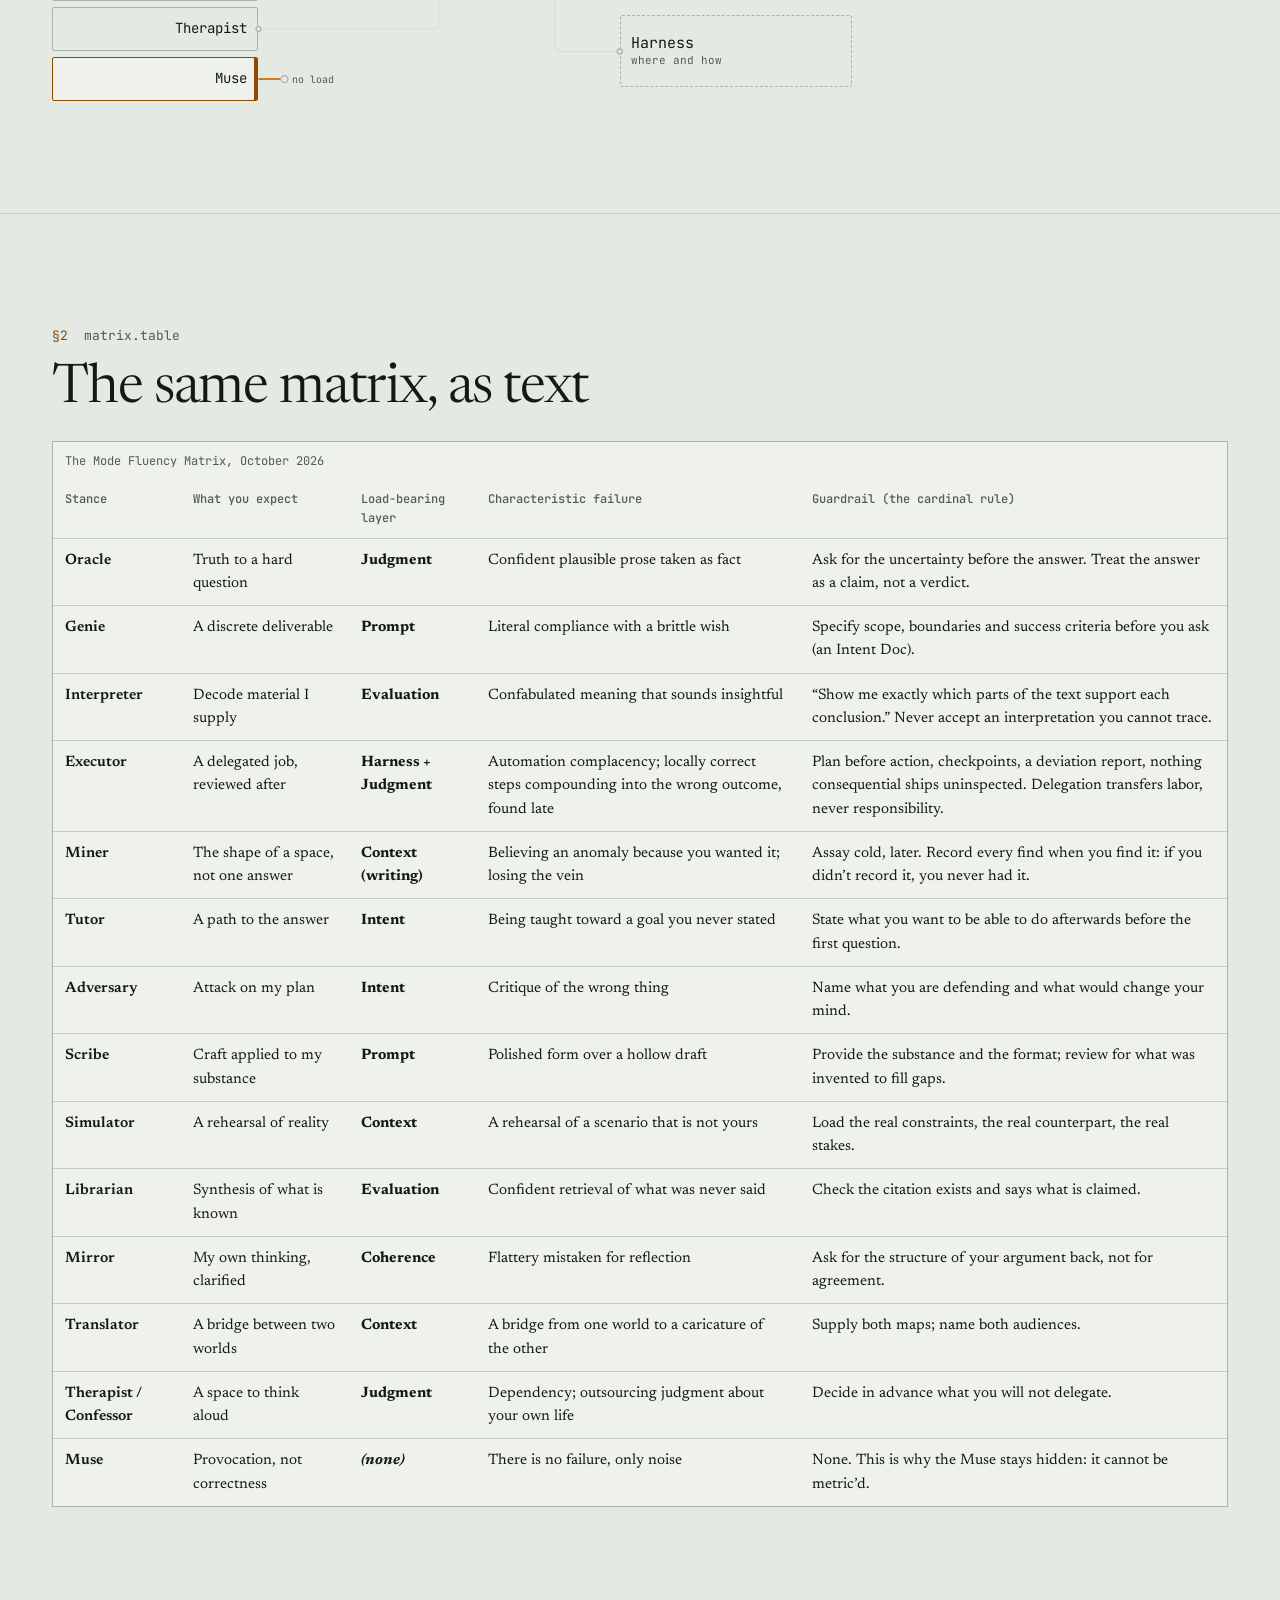
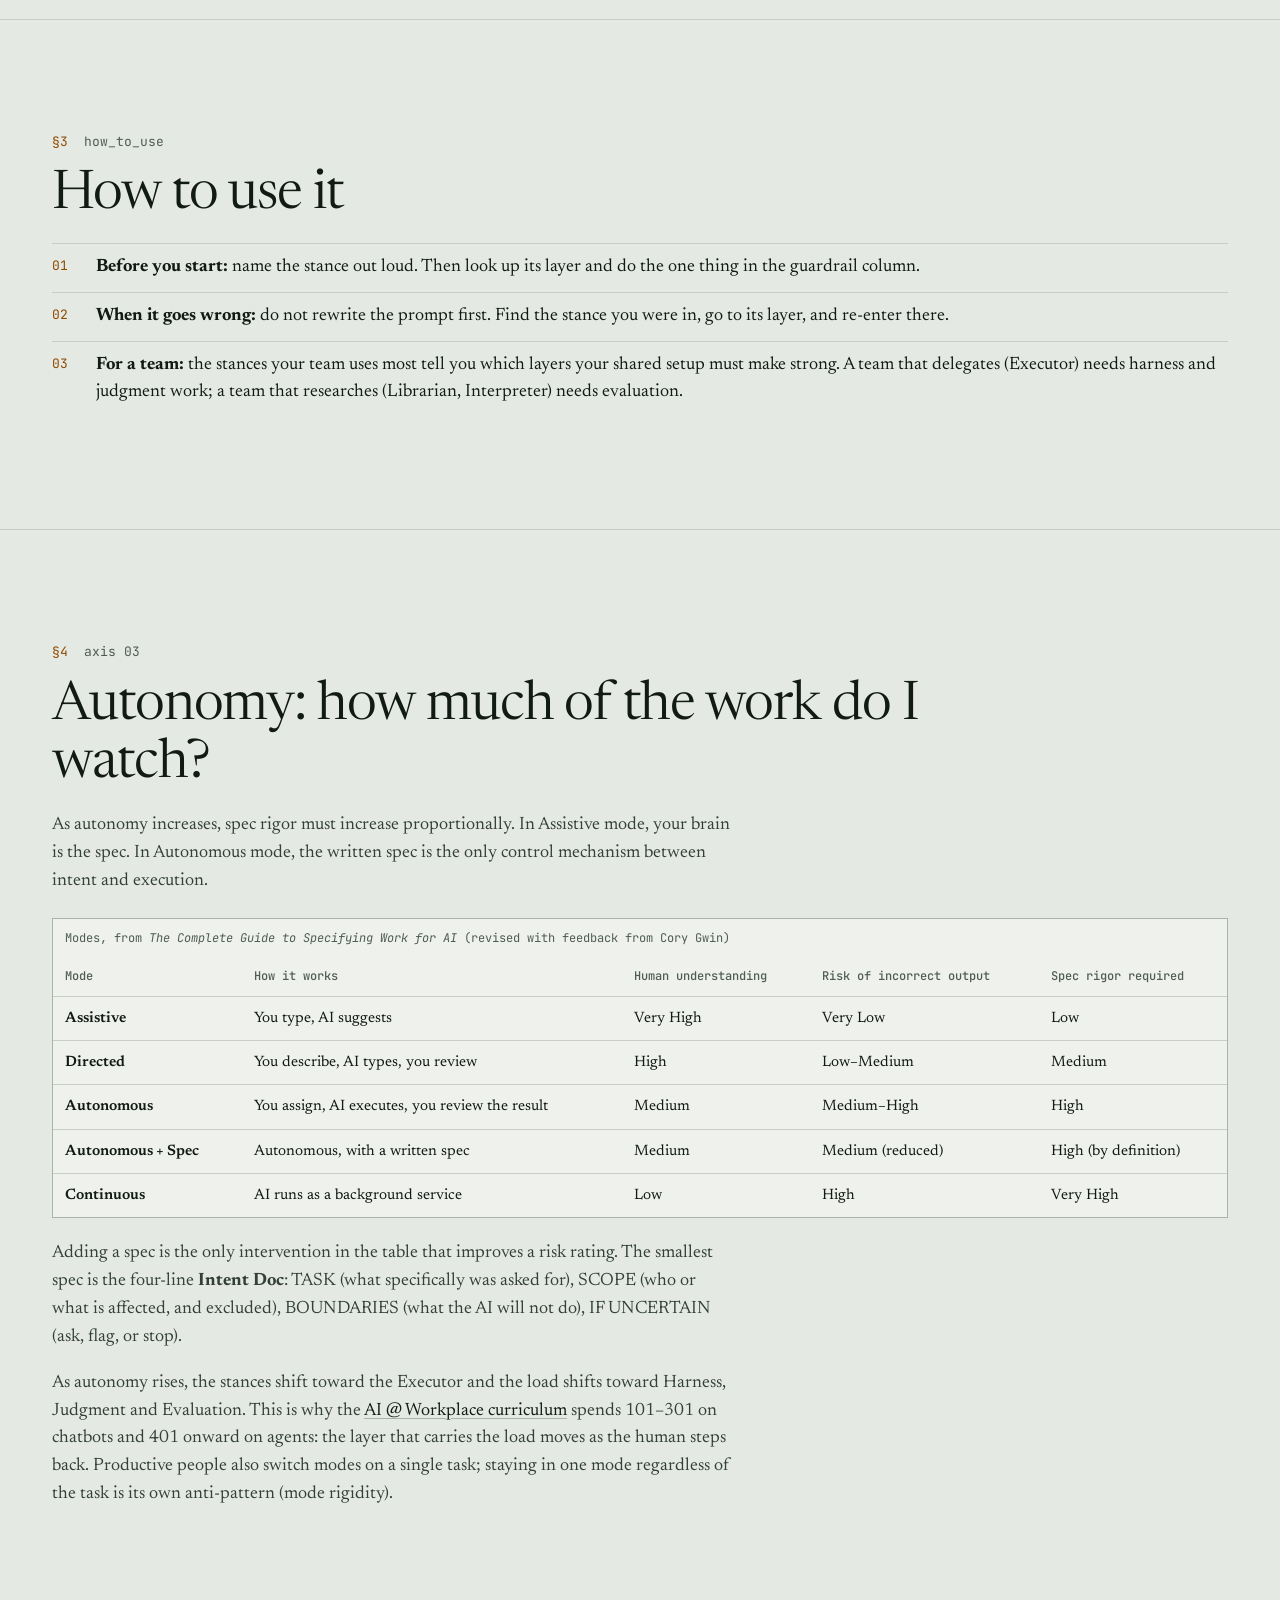
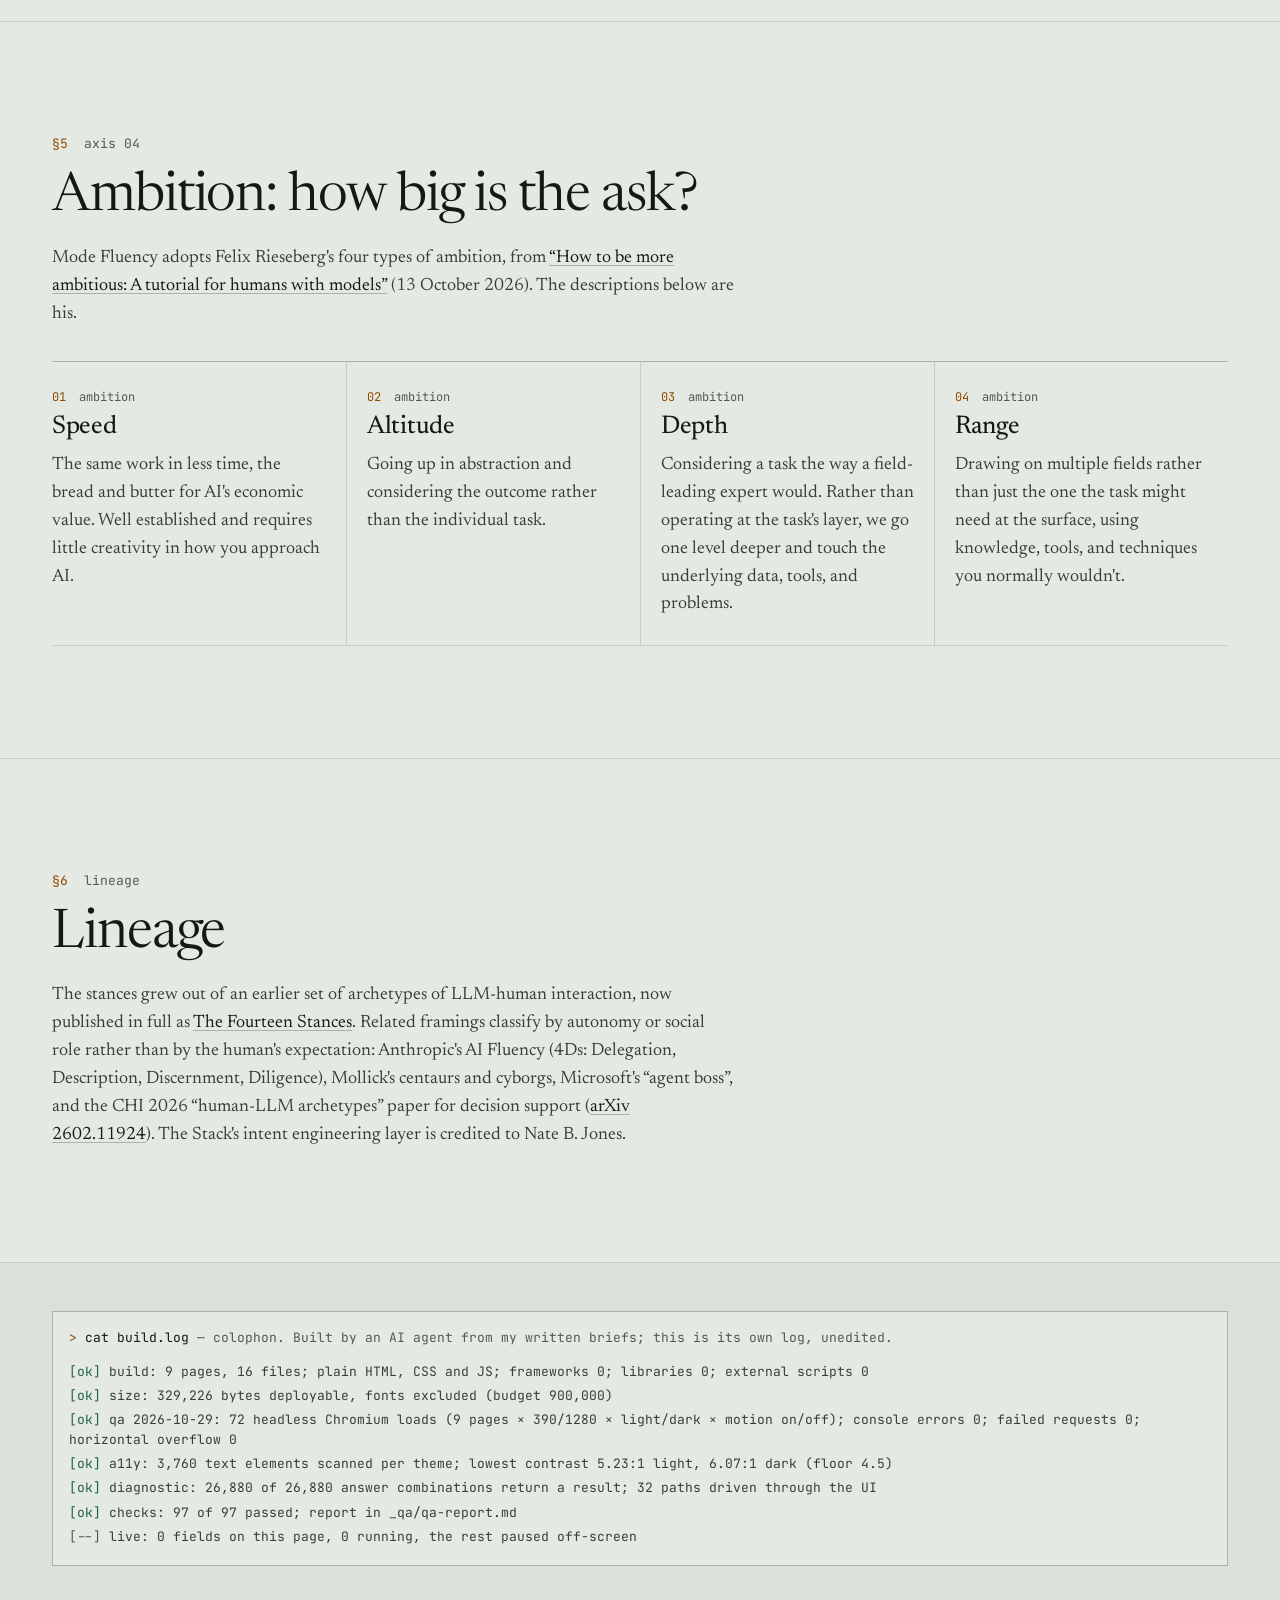
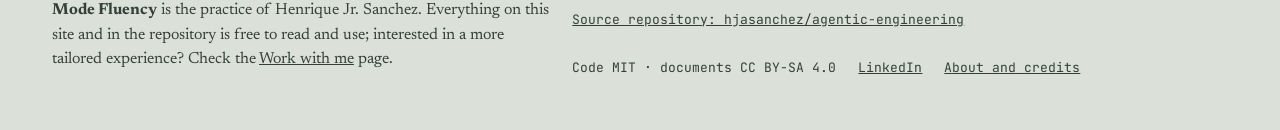
<file: docs/matrix.html>
<!doctype html>
<html lang="en">
<head>
<!-- @head -->
<meta charset="utf-8">
<meta name="viewport" content="width=device-width, initial-scale=1, viewport-fit=cover">
<!-- WORDMARK: the visible name comes from --brand in assets/field.css (one edit renames the practice). This <title>
     is only the no-JS and search fallback; assets/field.js rewrites it from --brand on load. -->
<title>The Mode Fluency Matrix · Mode Fluency</title>
<meta name="description" content="Which Stack layer carries each of the Fourteen Stances, wired as a circuit, plus the autonomy and ambition axes.">
<meta name="color-scheme" content="light dark">
<link rel="icon" href="assets/favicon.svg" type="image/svg+xml">
<link rel="preconnect" href="https://fonts.googleapis.com">
<link rel="preconnect" href="https://fonts.gstatic.com" crossorigin>
<link rel="stylesheet" href="https://fonts.googleapis.com/css2?family=JetBrains+Mono:wght@400..700&family=Newsreader:ital,opsz,wght@0,6..72,300..700;1,6..72,300..700&display=swap">
<link rel="stylesheet" href="assets/field.css">
<script>document.documentElement.classList.add('js');try{var t=localStorage.getItem('fieldTheme');if(t==='light'||t==='dark')document.documentElement.setAttribute('data-theme',t)}catch(e){}</script>
<script src="assets/field.js" defer></script>
<!-- /@head -->
</head>
<body data-page="matrix" data-title="The {brand} Matrix">
<!-- @header -->
<a class="skip-link" href="#main">Skip to content</a>
<header class="site-header">
  <div class="wrap header-row">
    <a class="wordmark" href="index.html">
      <svg class="mark" viewBox="0 0 32 32" aria-hidden="true" focusable="false"><circle cx="16" cy="16" r="13" fill="none" stroke="currentColor" stroke-width="1.4"/><path d="M16 5v4M27 16h-4M16 27v-4M5 16h4" stroke="currentColor" stroke-width="1.4"/><circle cx="21" cy="11" r="2.4" class="mark-human"/><circle cx="16" cy="16" r="1.4" fill="currentColor"/></svg>
      <span class="brand-text" data-brand></span><span class="sr-only">, home</span>
    </a>
    <nav class="site-nav" aria-label="Main">
      <ul><li><a href="calculator-problem.html">Mode Confusion</a></li><li><a href="stances.html">Stances</a></li><li><a href="stack.html">Stack</a></li><li><a href="matrix.html" aria-current="page">Matrix</a></li><li><a href="diagnose.html">Diagnose</a></li><li><a href="learn.html">Learn</a></li><li><a href="work.html">Work with me</a></li><li><a href="about.html">About</a></li></ul>
    </nav>
    <a class="header-cta" href="work.html">Work with me</a>
    <button class="theme-toggle js-only" type="button" aria-label="Switch colour theme"><span class="sys" aria-hidden="true">theme:</span> <span class="theme-label">auto</span></button>
  </div>
</header>
<!-- /@header -->
<main id="main" tabindex="-1">
<header class="page-head">
  <div class="wrap">
    <p class="sys sys-line"><span class="prompt-glyph">&gt;</span> stance &times; structure <span class="dim">&middot; 14 stances wired to 7 components</span></p>
    <h1>The <span data-brand></span> Matrix</h1>
    <p class="lede">Which Stack layer carries each Stance.</p>
    <div class="prose">
      <p>The Stances describe the contract a human <em>thinks</em> they have with an AI system: &ldquo;I am asking an Oracle&rdquo;, &ldquo;I am handing work to an Executor&rdquo;. The Stack describes what the human must actually <em>supply</em> for any contract to hold: instruction, information, purpose, doubt, consistency, measurement, and a place for the work to run.</p>
      <p>Each stance leans on one layer more than the others. That layer is where the stance&rsquo;s characteristic failure lives, and therefore where the guardrail belongs. Knowing which stance you are in tells you which layer to check first. That is mode fluency in one move.</p>
    </div>
  </div>
</header>

<section class="section matrix js-only" aria-labelledby="circ-title">
  <div class="wrap">
    <p class="sys section-tag"><span class="num">§1</span> matrix.circuit</p>
    <h2 id="circ-title">The full circuit</h2>
    <div class="prose"><p>Hover, tap or tab to a stance and follow the current to its layer. Select a layer to see every stance that leans on it. Click a stance to print its guardrail in the system log. Arrow keys move along a column; right and left cross the wire.</p></div>
    <div class="mx-rig">
      <div class="circuit big" id="mx-circuit">
        <svg class="wires" aria-hidden="true" focusable="false"></svg>
        <div class="col col-stances">
          <p class="sys col-head">stance</p>
          <ul aria-label="Stances"><li><button type="button" class="node s-node" data-i="0" aria-pressed="false">Oracle</button></li><li><button type="button" class="node s-node" data-i="1" aria-pressed="false">Genie</button></li><li><button type="button" class="node s-node" data-i="2" aria-pressed="false">Interpreter</button></li><li><button type="button" class="node s-node" data-i="3" aria-pressed="false">Executor</button></li><li><button type="button" class="node s-node" data-i="4" aria-pressed="false">Miner</button></li><li><button type="button" class="node s-node" data-i="5" aria-pressed="false">Tutor</button></li><li><button type="button" class="node s-node" data-i="6" aria-pressed="false">Adversary</button></li><li><button type="button" class="node s-node" data-i="7" aria-pressed="false">Scribe</button></li><li><button type="button" class="node s-node" data-i="8" aria-pressed="false">Simulator</button></li><li><button type="button" class="node s-node" data-i="9" aria-pressed="false">Librarian</button></li><li><button type="button" class="node s-node" data-i="10" aria-pressed="false">Mirror</button></li><li><button type="button" class="node s-node" data-i="11" aria-pressed="false">Translator</button></li><li><button type="button" class="node s-node" data-i="12" aria-pressed="false">Therapist</button></li><li><button type="button" class="node s-node" data-i="13" aria-pressed="false">Muse</button></li></ul>
        </div>
        <div class="col col-layers">
          <p class="sys col-head">layer</p>
          <ul aria-label="Stack components"><li><button type="button" class="node l-node" data-l="Prompt" aria-pressed="false">Prompt<span class="sys l-sub">what to do</span></button></li><li><button type="button" class="node l-node" data-l="Context" aria-pressed="false">Context<span class="sys l-sub">what to know</span></button></li><li><button type="button" class="node l-node" data-l="Intent" aria-pressed="false">Intent<span class="sys l-sub">what to want</span></button></li><li><button type="button" class="node l-node" data-l="Judgment" aria-pressed="false">Judgment<span class="sys l-sub">what to doubt</span></button></li><li><button type="button" class="node l-node" data-l="Coherence" aria-pressed="false">Coherence<span class="sys l-sub">what to become</span></button></li><li><button type="button" class="node l-node meta" data-l="Evaluation" aria-pressed="false">Evaluation<span class="sys l-sub">how to know</span></button></li><li><button type="button" class="node l-node meta" data-l="Harness" aria-pressed="false">Harness<span class="sys l-sub">where and how</span></button></li></ul>
        </div>
      </div>
      <div class="mx-side">
        <p class="sys mx-path" id="mx-path" aria-live="polite">Oracle &mdash;load&rarr; Judgment</p>
        <div class="sys syslog" id="mx-log" role="log" aria-live="polite" aria-label="System log: the selected stance">
          <p class="log-line"><span class="lv">stance</span> Oracle</p>
          <p class="log-line"><span class="lv">expects</span> Truth to a hard question</p>
          <p class="log-line"><span class="lv">load</span> JUDGMENT</p>
          <p class="log-line warn"><span class="lv">fail</span> Confident plausible prose taken as fact</p>
          <p class="log-line ok"><span class="lv">guard</span> Ask for the uncertainty before the answer. Treat the answer as a claim, not a verdict.</p>
        </div>
      </div>
    </div>
  </div>
</section>

<section class="section" aria-labelledby="mx-title">
  <div class="wrap">
    <p class="sys section-tag"><span class="num">§2</span> matrix.table</p>
    <h2 id="mx-title">The same matrix, as text</h2>    <div class="table-wrap">
      <table class="data stack-on-mobile" id="matrix-table">
        <caption>The <span data-brand></span> Matrix, October 2026</caption>
        <thead><tr><th scope="col">Stance</th><th scope="col">What you expect</th><th scope="col">Load-bearing layer</th><th scope="col">Characteristic failure</th><th scope="col">Guardrail (the cardinal rule)</th></tr></thead>
        <tbody>
<tr><th scope="row">Oracle</th><td data-label="What you expect">Truth to a hard question</td><td data-label="Load-bearing layer"><strong>Judgment</strong></td><td data-label="Characteristic failure">Confident plausible prose taken as fact</td><td data-label="Guardrail (the cardinal rule)">Ask for the uncertainty before the answer. Treat the answer as a claim, not a verdict.</td></tr>
<tr><th scope="row">Genie</th><td data-label="What you expect">A discrete deliverable</td><td data-label="Load-bearing layer"><strong>Prompt</strong></td><td data-label="Characteristic failure">Literal compliance with a brittle wish</td><td data-label="Guardrail (the cardinal rule)">Specify scope, boundaries and success criteria before you ask (an Intent Doc).</td></tr>
<tr><th scope="row">Interpreter</th><td data-label="What you expect">Decode material I supply</td><td data-label="Load-bearing layer"><strong>Evaluation</strong></td><td data-label="Characteristic failure">Confabulated meaning that sounds insightful</td><td data-label="Guardrail (the cardinal rule)">&ldquo;Show me exactly which parts of the text support each conclusion.&rdquo; Never accept an interpretation you cannot trace.</td></tr>
<tr><th scope="row">Executor</th><td data-label="What you expect">A delegated job, reviewed after</td><td data-label="Load-bearing layer"><strong>Harness + Judgment</strong></td><td data-label="Characteristic failure">Automation complacency; locally correct steps compounding into the wrong outcome, found late</td><td data-label="Guardrail (the cardinal rule)">Plan before action, checkpoints, a deviation report, nothing consequential ships uninspected. Delegation transfers labor, never responsibility.</td></tr>
<tr><th scope="row">Miner</th><td data-label="What you expect">The shape of a space, not one answer</td><td data-label="Load-bearing layer"><strong>Context (writing)</strong></td><td data-label="Characteristic failure">Believing an anomaly because you wanted it; losing the vein</td><td data-label="Guardrail (the cardinal rule)">Assay cold, later. Record every find when you find it: if you didn&rsquo;t record it, you never had it.</td></tr>
<tr><th scope="row">Tutor</th><td data-label="What you expect">A path to the answer</td><td data-label="Load-bearing layer"><strong>Intent</strong></td><td data-label="Characteristic failure">Being taught toward a goal you never stated</td><td data-label="Guardrail (the cardinal rule)">State what you want to be able to do afterwards before the first question.</td></tr>
<tr><th scope="row">Adversary</th><td data-label="What you expect">Attack on my plan</td><td data-label="Load-bearing layer"><strong>Intent</strong></td><td data-label="Characteristic failure">Critique of the wrong thing</td><td data-label="Guardrail (the cardinal rule)">Name what you are defending and what would change your mind.</td></tr>
<tr><th scope="row">Scribe</th><td data-label="What you expect">Craft applied to my substance</td><td data-label="Load-bearing layer"><strong>Prompt</strong></td><td data-label="Characteristic failure">Polished form over a hollow draft</td><td data-label="Guardrail (the cardinal rule)">Provide the substance and the format; review for what was invented to fill gaps.</td></tr>
<tr><th scope="row">Simulator</th><td data-label="What you expect">A rehearsal of reality</td><td data-label="Load-bearing layer"><strong>Context</strong></td><td data-label="Characteristic failure">A rehearsal of a scenario that is not yours</td><td data-label="Guardrail (the cardinal rule)">Load the real constraints, the real counterpart, the real stakes.</td></tr>
<tr><th scope="row">Librarian</th><td data-label="What you expect">Synthesis of what is known</td><td data-label="Load-bearing layer"><strong>Evaluation</strong></td><td data-label="Characteristic failure">Confident retrieval of what was never said</td><td data-label="Guardrail (the cardinal rule)">Check the citation exists and says what is claimed.</td></tr>
<tr><th scope="row">Mirror</th><td data-label="What you expect">My own thinking, clarified</td><td data-label="Load-bearing layer"><strong>Coherence</strong></td><td data-label="Characteristic failure">Flattery mistaken for reflection</td><td data-label="Guardrail (the cardinal rule)">Ask for the structure of your argument back, not for agreement.</td></tr>
<tr><th scope="row">Translator</th><td data-label="What you expect">A bridge between two worlds</td><td data-label="Load-bearing layer"><strong>Context</strong></td><td data-label="Characteristic failure">A bridge from one world to a caricature of the other</td><td data-label="Guardrail (the cardinal rule)">Supply both maps; name both audiences.</td></tr>
<tr><th scope="row">Therapist / Confessor</th><td data-label="What you expect">A space to think aloud</td><td data-label="Load-bearing layer"><strong>Judgment</strong></td><td data-label="Characteristic failure">Dependency; outsourcing judgment about your own life</td><td data-label="Guardrail (the cardinal rule)">Decide in advance what you will not delegate.</td></tr>
<tr><th scope="row">Muse</th><td data-label="What you expect">Provocation, not correctness</td><td data-label="Load-bearing layer"><strong><em>(none)</em></strong></td><td data-label="Characteristic failure">There is no failure, only noise</td><td data-label="Guardrail (the cardinal rule)">None. This is why the Muse stays hidden: it cannot be metric&rsquo;d.</td></tr>
        </tbody>
      </table>
    </div>
  </div>
</section>

<section class="section" aria-labelledby="use-title">
  <div class="wrap">
    <p class="sys section-tag"><span class="num">§3</span> how_to_use</p>
    <h2 id="use-title">How to use it</h2>
    <ol class="steps">
      <li><strong>Before you start:</strong> name the stance out loud. Then look up its layer and do the one thing in the guardrail column.</li>
      <li><strong>When it goes wrong:</strong> do not rewrite the prompt first. Find the stance you were in, go to its layer, and re-enter there.</li>
      <li><strong>For a team:</strong> the stances your team uses most tell you which layers your shared setup must make strong. A team that delegates (Executor) needs harness and judgment work; a team that researches (Librarian, Interpreter) needs evaluation.</li>
    </ol>
  </div>
</section>

<section class="section" aria-labelledby="autonomy">
  <div class="wrap">
    <p class="sys section-tag"><span class="num">§4</span> axis 03</p>
    <h2 id="autonomy">Autonomy: how much of the work do I watch?</h2>
    <div class="prose"><p>As autonomy increases, spec rigor must increase proportionally. In Assistive mode, your brain is the spec. In Autonomous mode, the written spec is the only control mechanism between intent and execution.</p></div>
    <div class="table-wrap"><table class="data stack-on-mobile">
        <caption>Modes, from <em>The Complete Guide to Specifying Work for AI</em> (revised with feedback from Cory Gwin)</caption>
        <thead><tr><th scope="col">Mode</th><th scope="col">How it works</th><th scope="col">Human understanding</th><th scope="col">Risk of incorrect output</th><th scope="col">Spec rigor required</th></tr></thead>
        <tbody><tr><th scope="row">Assistive</th><td data-label="How it works">You type, AI suggests</td><td data-label="Human understanding">Very High</td><td data-label="Risk of incorrect output">Very Low</td><td data-label="Spec rigor required">Low</td></tr><tr><th scope="row">Directed</th><td data-label="How it works">You describe, AI types, you review</td><td data-label="Human understanding">High</td><td data-label="Risk of incorrect output">Low–Medium</td><td data-label="Spec rigor required">Medium</td></tr><tr><th scope="row">Autonomous</th><td data-label="How it works">You assign, AI executes, you review the result</td><td data-label="Human understanding">Medium</td><td data-label="Risk of incorrect output">Medium–High</td><td data-label="Spec rigor required">High</td></tr><tr><th scope="row">Autonomous + Spec</th><td data-label="How it works">Autonomous, with a written spec</td><td data-label="Human understanding">Medium</td><td data-label="Risk of incorrect output">Medium (reduced)</td><td data-label="Spec rigor required">High (by definition)</td></tr><tr><th scope="row">Continuous</th><td data-label="How it works">AI runs as a background service</td><td data-label="Human understanding">Low</td><td data-label="Risk of incorrect output">High</td><td data-label="Spec rigor required">Very High</td></tr></tbody>
      </table></div>
    <div class="prose" style="margin-top:22px"><p>Adding a spec is the only intervention in the table that improves a risk rating. The smallest spec is the four-line <strong>Intent Doc</strong>: TASK (what specifically was asked for), SCOPE (who or what is affected, and excluded), BOUNDARIES (what the AI will not do), IF UNCERTAIN (ask, flag, or stop).</p><p>As autonomy rises, the stances shift toward the Executor and the load shifts toward Harness, Judgment and Evaluation. This is why the <a href="learn.html">AI @ Workplace curriculum</a> spends 101&ndash;301 on chatbots and 401 onward on agents: the layer that carries the load moves as the human steps back. Productive people also switch modes on a single task; staying in one mode regardless of the task is its own anti-pattern (mode rigidity).</p></div>
  </div>
</section>

<section class="section" aria-labelledby="ambition">
  <div class="wrap">
    <p class="sys section-tag"><span class="num">§5</span> axis 04</p>
    <h2 id="ambition">Ambition: how big is the ask?</h2>
    <div class="prose"><p><span data-brand></span> adopts Felix Rieseberg's four types of ambition, from <a href="https://felixrieseberg.com/how-to-be-more-ambitious-a-tutorial-for-humans-with-models/">&ldquo;How to be more ambitious: A tutorial for humans with models&rdquo;</a> (13 October 2026). The descriptions below are his.</p></div>
    <div class="ruled-grid four ambition-grid"><article><p class="card-tag"><span class="num">01</span> ambition</p><h3>Speed</h3><p>The same work in less time, the bread and butter for AI&#x27;s economic value. Well established and requires little creativity in how you approach AI.</p></article><article><p class="card-tag"><span class="num">02</span> ambition</p><h3>Altitude</h3><p>Going up in abstraction and considering the outcome rather than the individual task.</p></article><article><p class="card-tag"><span class="num">03</span> ambition</p><h3>Depth</h3><p>Considering a task the way a field-leading expert would. Rather than operating at the task&#x27;s layer, we go one level deeper and touch the underlying data, tools, and problems.</p></article><article><p class="card-tag"><span class="num">04</span> ambition</p><h3>Range</h3><p>Drawing on multiple fields rather than just the one the task might need at the surface, using knowledge, tools, and techniques you normally wouldn&#x27;t.</p></article></div>
  </div>
</section>

<section class="section" aria-labelledby="lin-title">
  <div class="wrap">
    <p class="sys section-tag"><span class="num">§6</span> lineage</p>
    <h2 id="lin-title">Lineage</h2>
    <div class="prose"><p>The stances grew out of an earlier set of archetypes of LLM-human interaction, now published in full as <a href="https://github.com/hjasanchez/agentic-engineering/blob/main/THE_FOURTEEN_STANCES.md">The Fourteen Stances</a>. Related framings classify by autonomy or social role rather than by the human's expectation: Anthropic's AI Fluency (4Ds: Delegation, Description, Discernment, Diligence), Mollick's centaurs and cyborgs, Microsoft's &ldquo;agent boss&rdquo;, and the CHI 2026 &ldquo;human-LLM archetypes&rdquo; paper for decision support (<a href="https://arxiv.org/abs/2602.11924">arXiv 2602.11924</a>). The Stack's intent engineering layer is credited to Nate B. Jones.</p></div>
  </div>
</section>
</main>
<!-- @footer -->
<footer class="site-footer">
  <div class="wrap">
    <section class="ticker" aria-labelledby="ticker-title">
      <p class="sys ticker-head" id="ticker-title"><span class="prompt-glyph">&gt;</span> cat build.log <span class="dim">&mdash; colophon. Built by an AI agent from my written briefs; this is its own log, unedited.</span></p>
      <ol class="sys ticker-lines" id="ticker-lines">
        <li>build: 9 pages, 16 files; plain HTML, CSS and JS; frameworks 0; libraries 0; external scripts 0</li>
        <li>size: 329,226 bytes deployable, fonts excluded (budget 900,000)</li>
        <li>qa 2026-10-29: 72 headless Chromium loads (9 pages × 390/1280 × light/dark × motion on/off); console errors 0; failed requests 0; horizontal overflow 0</li>
        <li>a11y: 3,760 text elements scanned per theme; lowest contrast 5.23:1 light, 6.07:1 dark (floor 4.5)</li>
        <li>diagnostic: 26,880 of 26,880 answer combinations return a result; 32 paths driven through the UI</li>
        <li>checks: 97 of 97 passed; report in _qa/qa-report.md</li>
      </ol>
    </section>
    <div class="footer-meta">
      <p><strong data-brand></strong> is the practice of Henrique Jr. Sanchez. Everything on this site and in the repository is free to read and use; interested in a more tailored experience? Check the <a href="work.html">Work with me</a> page.</p>
      <ul class="footer-links">
        <li><a href="https://github.com/hjasanchez/agentic-engineering">Source repository: hjasanchez/agentic-engineering</a></li>
        <li>Code MIT · documents CC BY-SA 4.0</li>
        <li><a href="https://www.linkedin.com/in/henriquejsanchez">LinkedIn</a></li>
        <li><a href="about.html">About and credits</a></li>
      </ul>
    </div>
  </div>
</footer>
<!-- /@footer -->
</body>
</html>
</file>
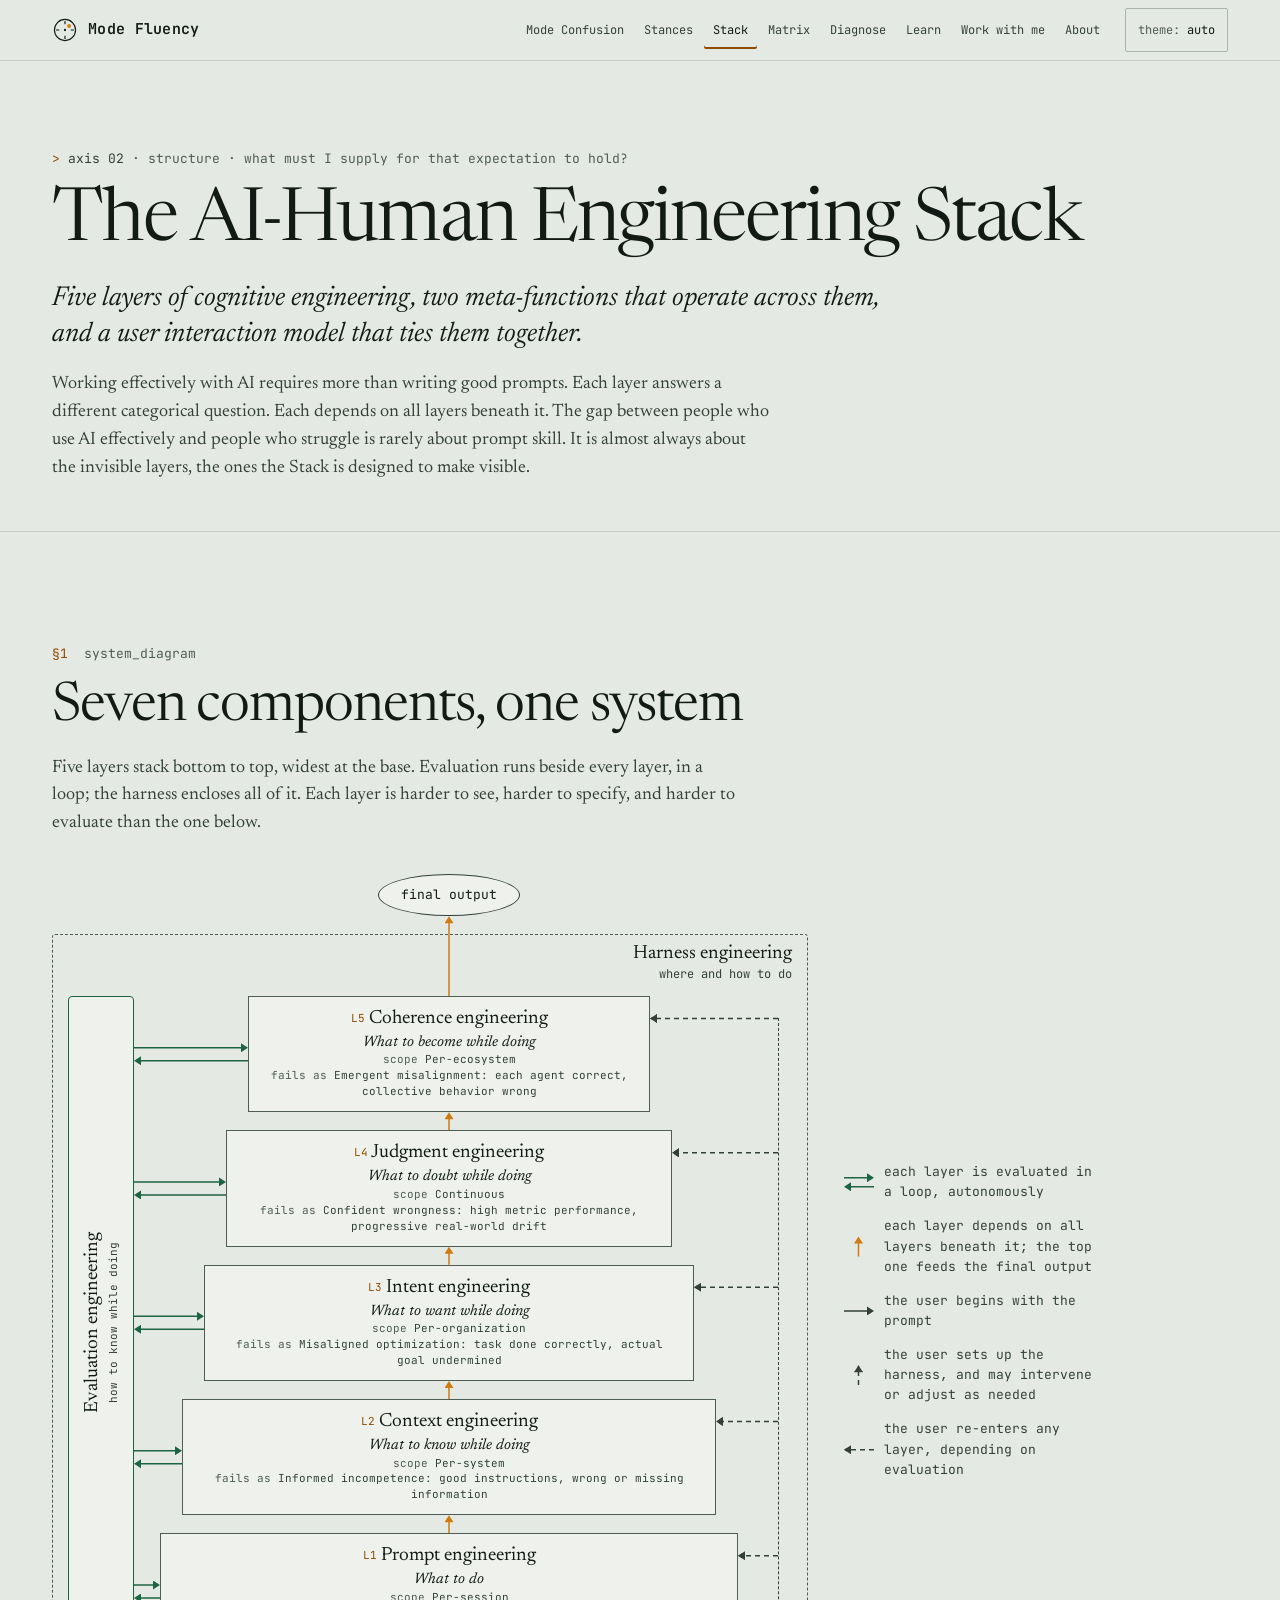
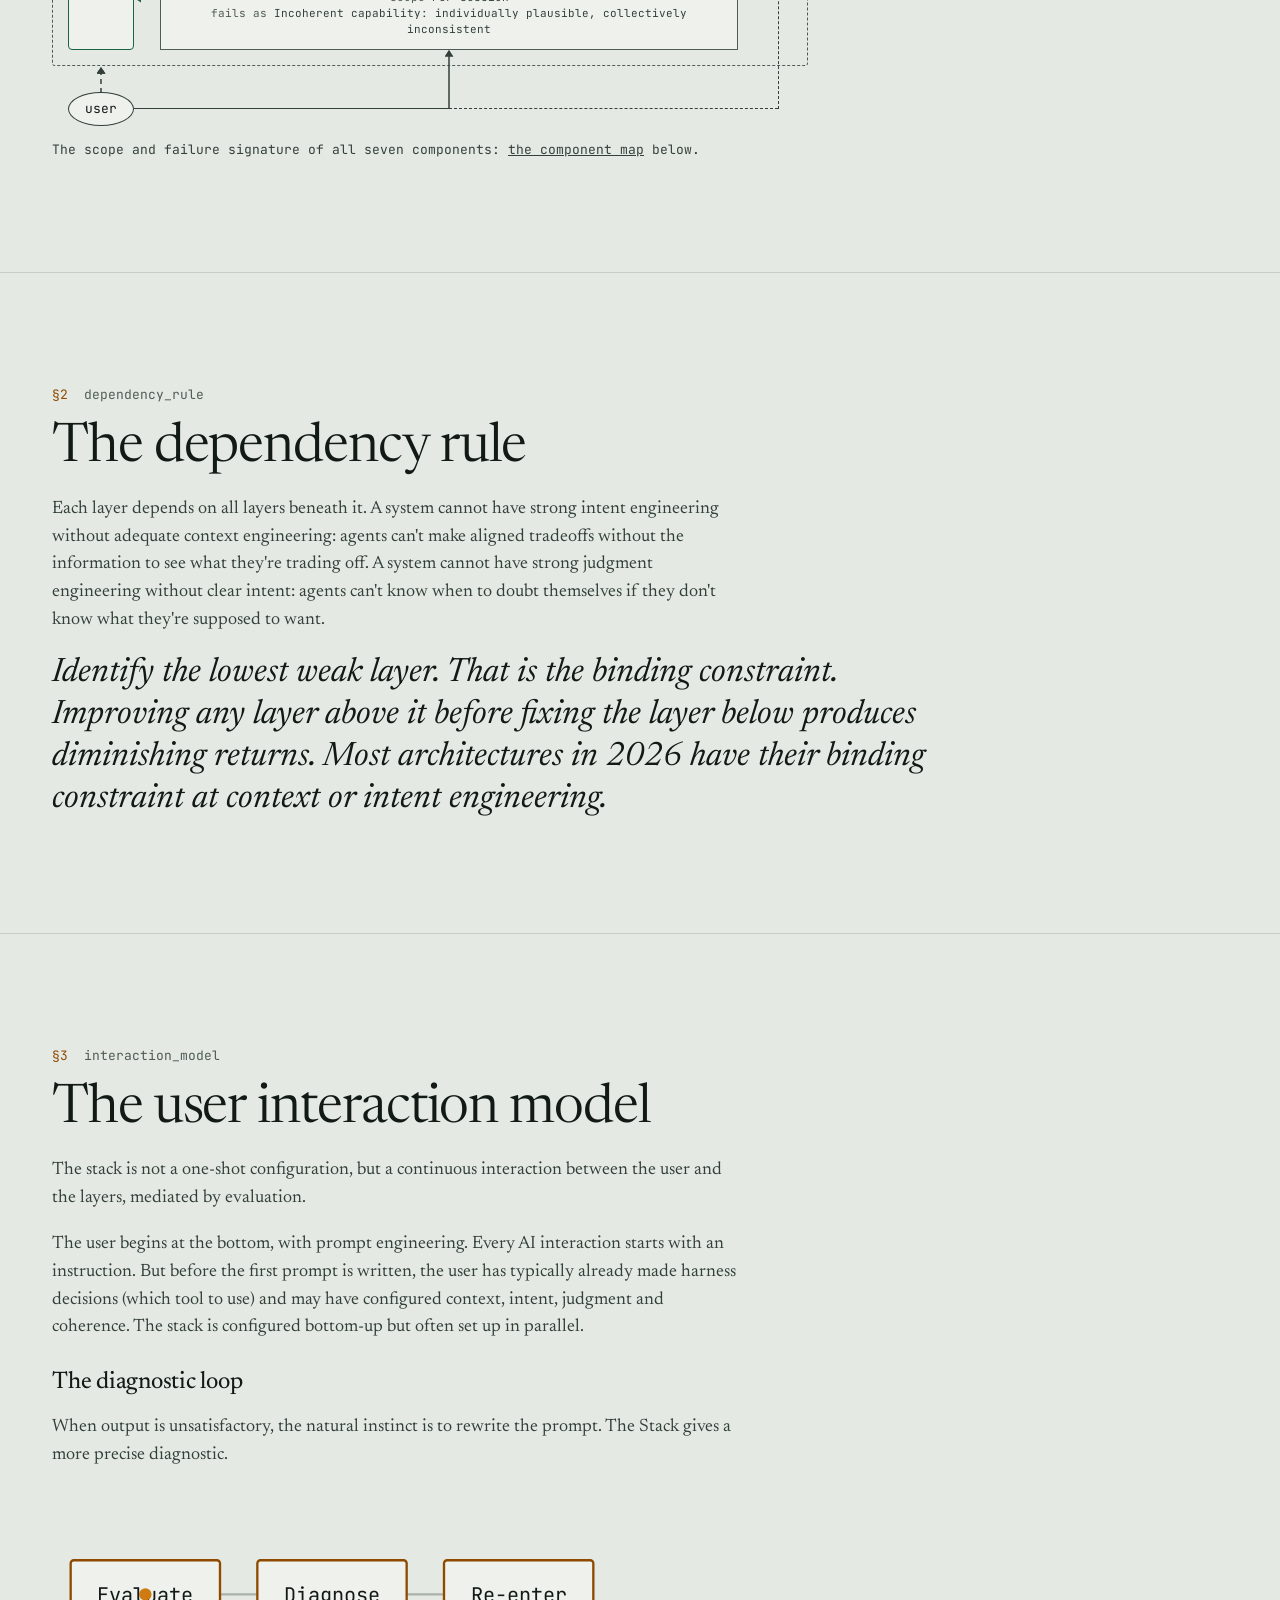
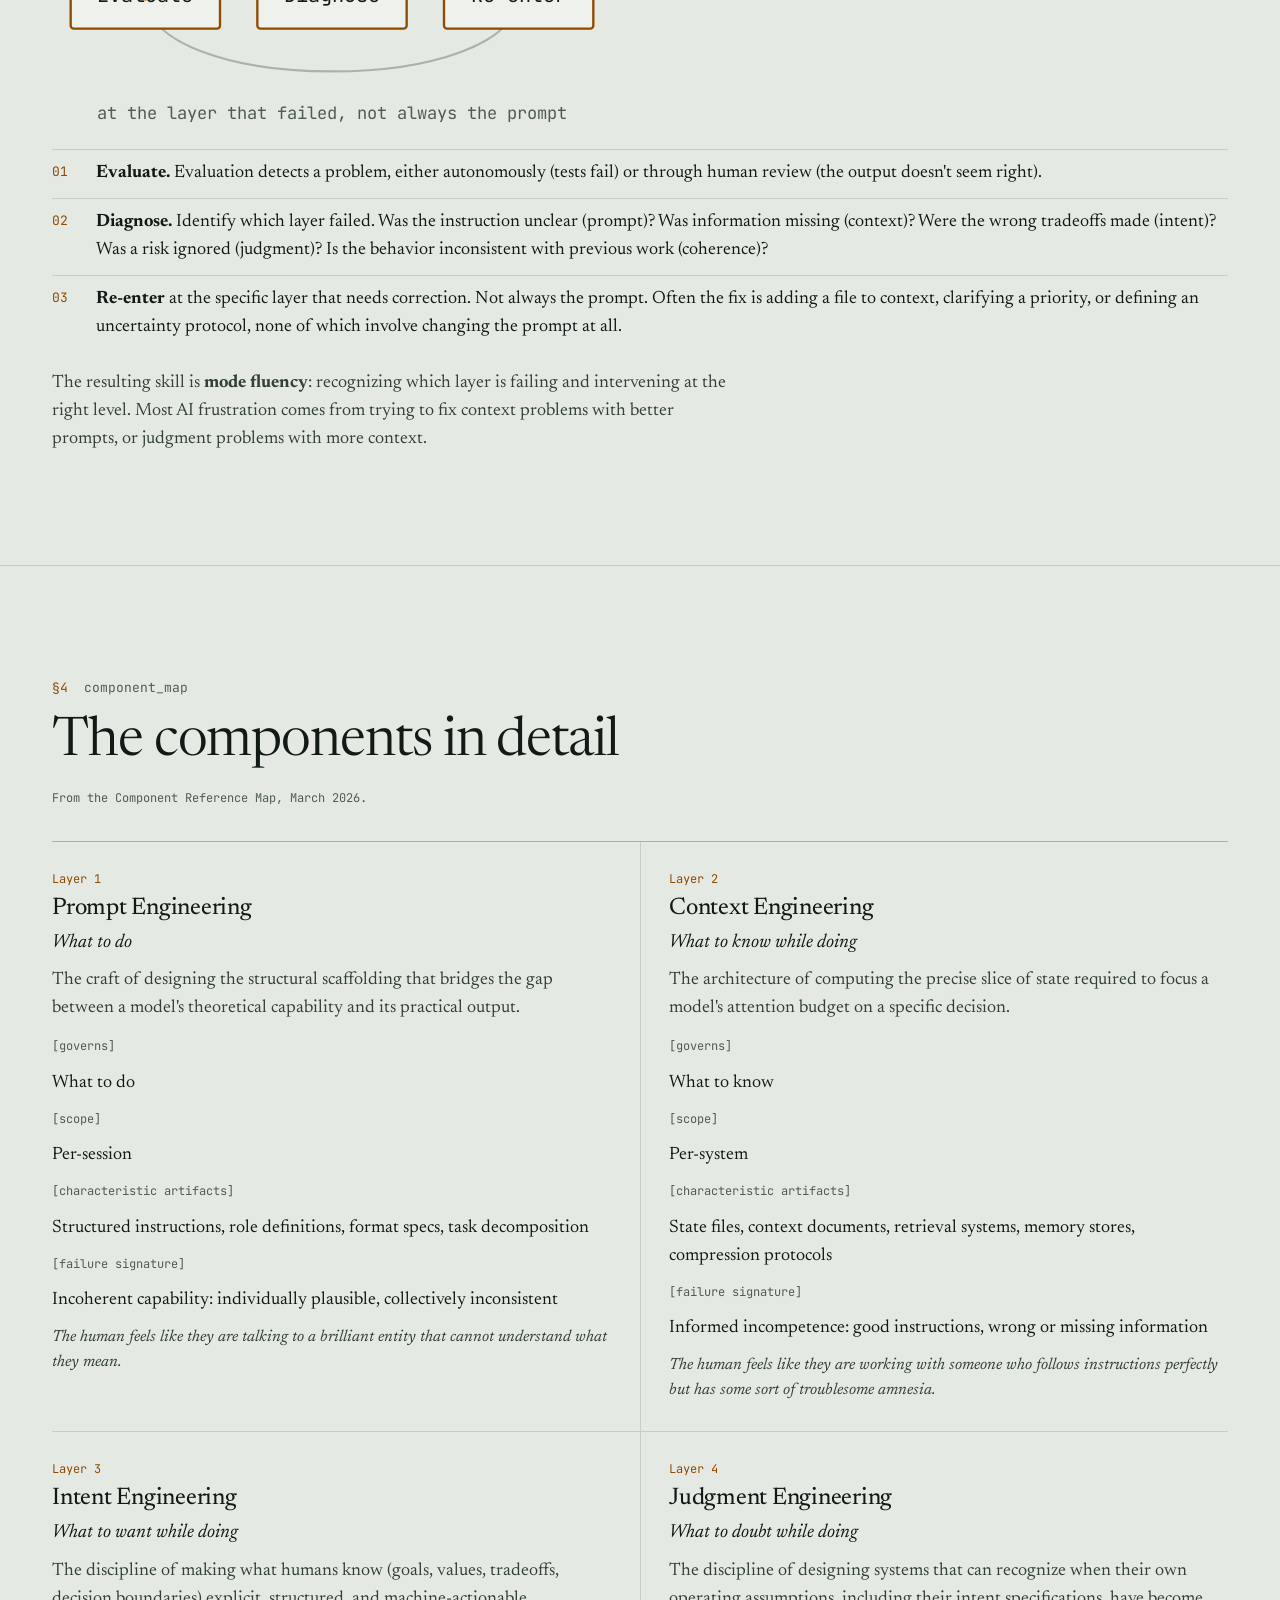
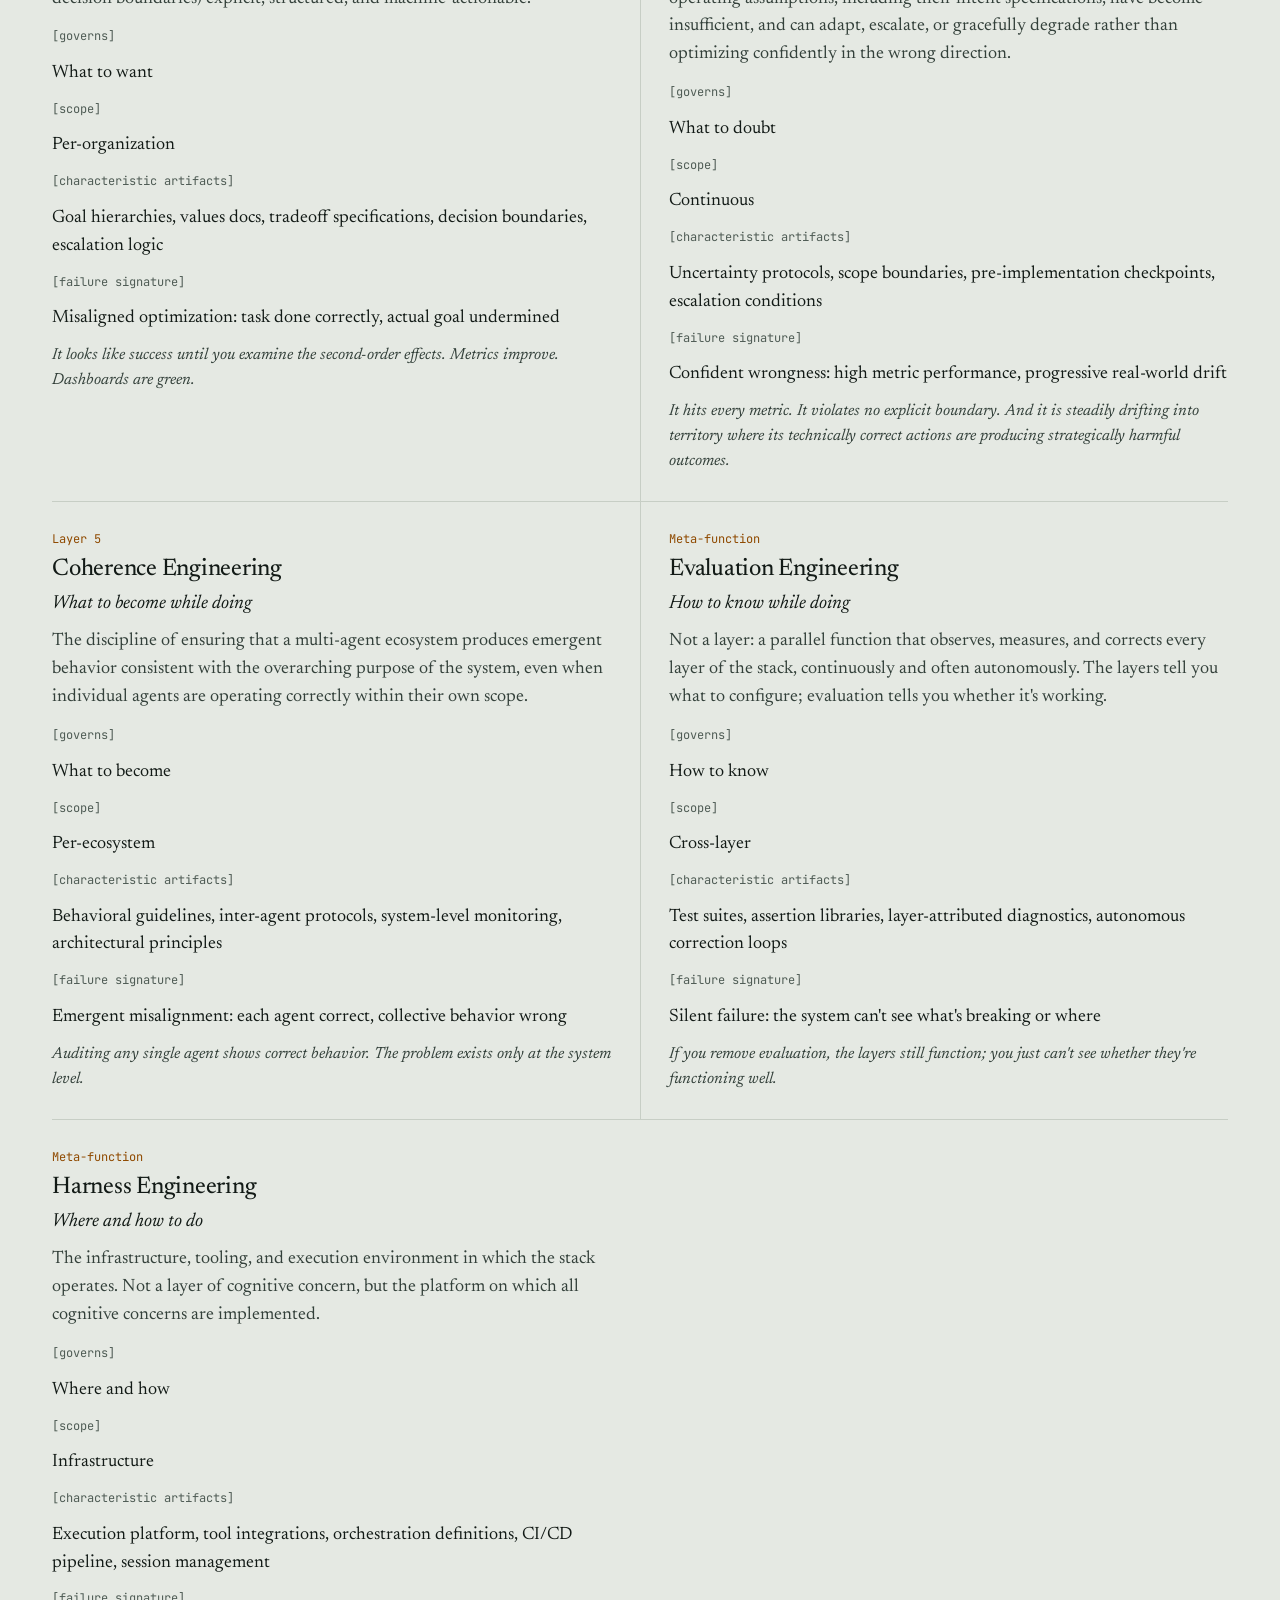
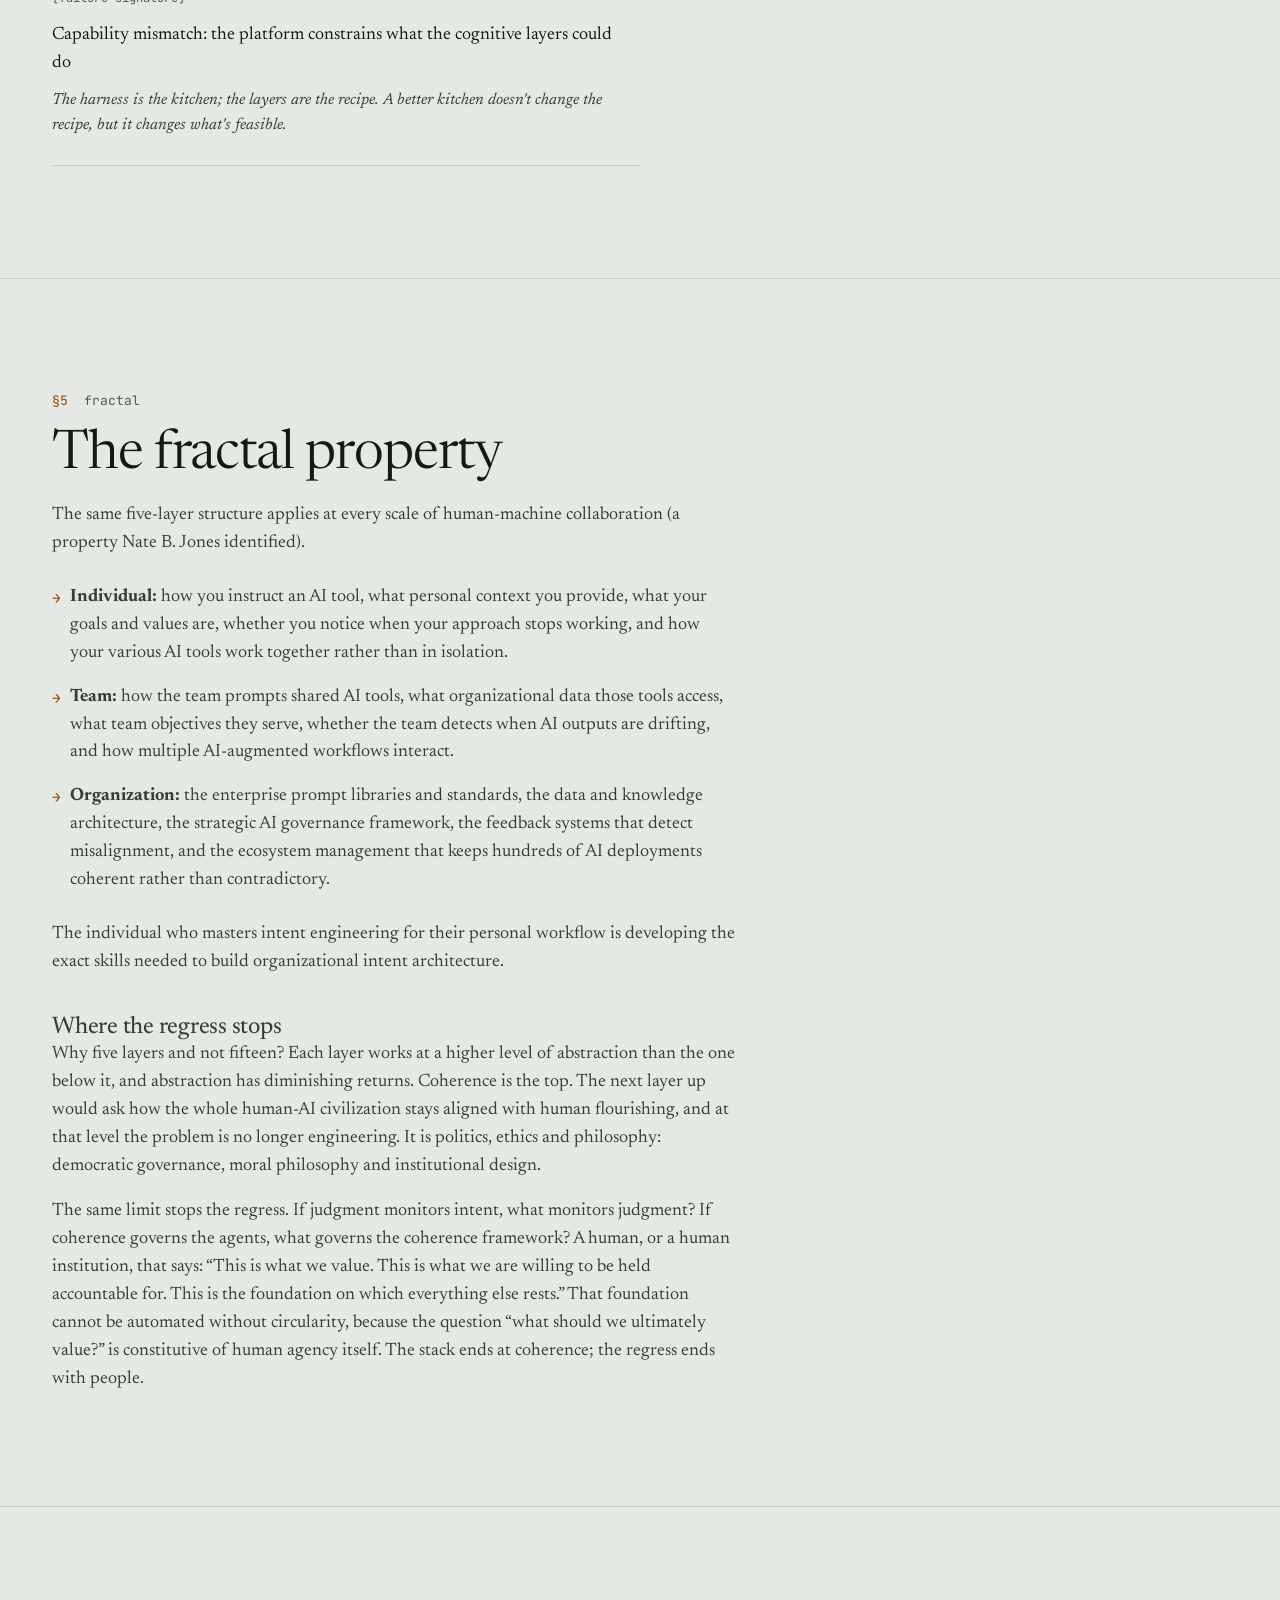
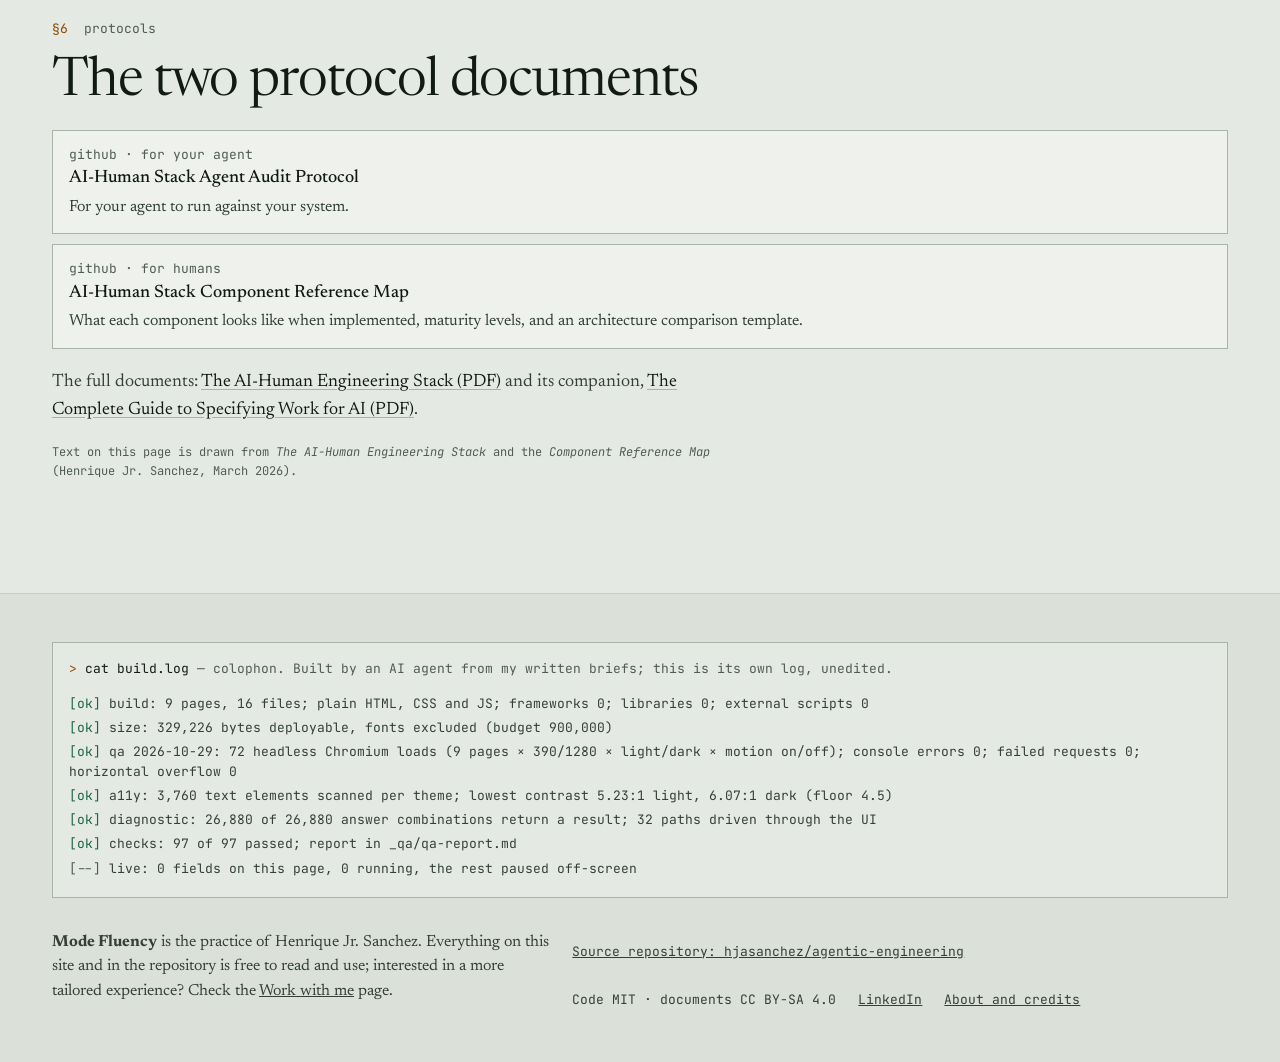
<file: docs/stack.html>
<!doctype html>
<html lang="en">
<head>
<!-- @head -->
<meta charset="utf-8">
<meta name="viewport" content="width=device-width, initial-scale=1, viewport-fit=cover">
<!-- WORDMARK: the visible name comes from --brand in assets/field.css (one edit renames the practice). This <title>
     is only the no-JS and search fallback; assets/field.js rewrites it from --brand on load. -->
<title>The AI-Human Engineering Stack · Mode Fluency</title>
<meta name="description" content="The AI-Human Engineering Stack as a system: Prompt, Context, Intent, Judgment, Coherence, plus Evaluation and Harness. The dependency rule and the diagnostic loop.">
<meta name="color-scheme" content="light dark">
<link rel="icon" href="assets/favicon.svg" type="image/svg+xml">
<link rel="preconnect" href="https://fonts.googleapis.com">
<link rel="preconnect" href="https://fonts.gstatic.com" crossorigin>
<link rel="stylesheet" href="https://fonts.googleapis.com/css2?family=JetBrains+Mono:wght@400..700&family=Newsreader:ital,opsz,wght@0,6..72,300..700;1,6..72,300..700&display=swap">
<link rel="stylesheet" href="assets/field.css">
<script>document.documentElement.classList.add('js');try{var t=localStorage.getItem('fieldTheme');if(t==='light'||t==='dark')document.documentElement.setAttribute('data-theme',t)}catch(e){}</script>
<script src="assets/field.js" defer></script>
<!-- /@head -->
</head>
<body data-page="stack" data-title="The AI-Human Engineering Stack">
<!-- @header -->
<a class="skip-link" href="#main">Skip to content</a>
<header class="site-header">
  <div class="wrap header-row">
    <a class="wordmark" href="index.html">
      <svg class="mark" viewBox="0 0 32 32" aria-hidden="true" focusable="false"><circle cx="16" cy="16" r="13" fill="none" stroke="currentColor" stroke-width="1.4"/><path d="M16 5v4M27 16h-4M16 27v-4M5 16h4" stroke="currentColor" stroke-width="1.4"/><circle cx="21" cy="11" r="2.4" class="mark-human"/><circle cx="16" cy="16" r="1.4" fill="currentColor"/></svg>
      <span class="brand-text" data-brand></span><span class="sr-only">, home</span>
    </a>
    <nav class="site-nav" aria-label="Main">
      <ul><li><a href="calculator-problem.html">Mode Confusion</a></li><li><a href="stances.html">Stances</a></li><li><a href="stack.html" aria-current="page">Stack</a></li><li><a href="matrix.html">Matrix</a></li><li><a href="diagnose.html">Diagnose</a></li><li><a href="learn.html">Learn</a></li><li><a href="work.html">Work with me</a></li><li><a href="about.html">About</a></li></ul>
    </nav>
    <a class="header-cta" href="work.html">Work with me</a>
    <button class="theme-toggle js-only" type="button" aria-label="Switch colour theme"><span class="sys" aria-hidden="true">theme:</span> <span class="theme-label">auto</span></button>
  </div>
</header>
<!-- /@header -->
<main id="main" tabindex="-1">
<header class="page-head">
  <div class="wrap">
    <p class="sys sys-line"><span class="prompt-glyph">&gt;</span> axis 02 <span class="dim">&middot; structure &middot; what must I supply for that expectation to hold?</span></p>
    <h1>The AI-Human Engineering Stack</h1>
    <p class="lede">Five layers of cognitive engineering, two meta-functions that operate across them, and a user interaction model that ties them together.</p>
    <div class="prose"><p>Working effectively with AI requires more than writing good prompts. Each layer answers a different categorical question. Each depends on all layers beneath it. The gap between people who use AI effectively and people who struggle is rarely about prompt skill. It is almost always about the invisible layers, the ones the Stack is designed to make visible.</p></div>
  </div>
</header>

<section class="section" aria-labelledby="sys-title">
  <div class="wrap">
    <p class="sys section-tag"><span class="num">§1</span> system_diagram</p>
    <h2 id="sys-title">Seven components, one system</h2>
    <div class="prose"><p>Five layers stack bottom to top, widest at the base. Evaluation runs beside every layer, in a loop; the harness encloses all of it. Each layer is harder to see, harder to specify, and harder to evaluate than the one below.</p></div>
    <div class="stackdiag" id="stackdiag" role="figure" aria-labelledby="sd-title">
      <p class="sr-only" id="sd-title">Diagram of the AI-Human Engineering Stack, read from the bottom up:</p>
      <ol class="sr-only">
        <li>The user begins with the prompt, at the bottom of the stack.</li>
        <li>Five layers, bottom to top, each depending on all layers beneath it: Prompt engineering (what to do); Context engineering (what to know while doing); Intent engineering (what to want while doing); Judgment engineering (what to doubt while doing); Coherence engineering (what to become while doing).</li>
        <li>Coherence, the top layer, feeds the final output.</li>
        <li>Evaluation engineering (how to know while doing) is a bar beside all five layers, linked to each one: each layer is evaluated in a loop, autonomously.</li>
        <li>Harness engineering (where and how to do) encloses the five layers and the evaluation bar. The user sets up the harness initially and may intervene or adjust as needed.</li>
        <li>The user re-enters any layer when evaluation shows it is needed.</li>
      </ol>
      <!-- Visual figure. Static HTML and CSS, correct with JS off; field.js only adds the .is-live class that runs the pulses.
           Layers are rows bottom-up (flex column-reverse); --i is the step index that narrows each row. To add a band under
           Prompt later, insert a row before it and shift the --i values up by one. -->
      <div class="sd-fig" aria-hidden="true">
        <p class="sd-out sys">final output</p>
        <div class="sd-frame"></div>
        <span class="sd-up sd-up-out" style="--i:4"><i class="sd-a sd-a-up"></i></span>
        <p class="sd-hlabel"><span class="sd-ht">Harness engineering</span><span class="sys sd-hq">where and how to do</span></p>
        <div class="sd-evalbar"><span class="sd-evt">Evaluation engineering</span><span class="sys sd-evq">how to know while doing</span></div>
        <div class="sd-layers">
          <div class="sd-row" style="--i:0">
            <span class="sd-link"><i class="sd-a sd-a-r"></i><i class="sd-a sd-a-l"></i></span>
            <div class="sd-node" data-l="prompt"><p class="sd-name"><span class="sd-lnum">L1</span> Prompt <span class="sd-eng">engineering</span></p><p class="sd-q">What to do</p><p class="sys sd-meta"><span><span class="lv">scope</span> Per-session</span> <span><span class="lv">fails as</span> Incoherent capability: individually plausible, collectively inconsistent</span></p></div>
            <span class="sd-re"><i class="sd-a sd-a-l sd-dash"></i></span>
            <span class="sd-up"><i class="sd-a sd-a-up"></i></span>
          </div>
          <div class="sd-row" style="--i:1">
            <span class="sd-link"><i class="sd-a sd-a-r"></i><i class="sd-a sd-a-l"></i></span>
            <div class="sd-node" data-l="context"><p class="sd-name"><span class="sd-lnum">L2</span> Context <span class="sd-eng">engineering</span></p><p class="sd-q">What to know while doing</p><p class="sys sd-meta"><span><span class="lv">scope</span> Per-system</span> <span><span class="lv">fails as</span> Informed incompetence: good instructions, wrong or missing information</span></p></div>
            <span class="sd-re"><i class="sd-a sd-a-l sd-dash"></i></span>
            <span class="sd-up"><i class="sd-a sd-a-up"></i></span>
          </div>
          <div class="sd-row" style="--i:2">
            <span class="sd-link"><i class="sd-a sd-a-r"></i><i class="sd-a sd-a-l"></i></span>
            <div class="sd-node" data-l="intent"><p class="sd-name"><span class="sd-lnum">L3</span> Intent <span class="sd-eng">engineering</span></p><p class="sd-q">What to want while doing</p><p class="sys sd-meta"><span><span class="lv">scope</span> Per-organization</span> <span><span class="lv">fails as</span> Misaligned optimization: task done correctly, actual goal undermined</span></p></div>
            <span class="sd-re"><i class="sd-a sd-a-l sd-dash"></i></span>
            <span class="sd-up"><i class="sd-a sd-a-up"></i></span>
          </div>
          <div class="sd-row" style="--i:3">
            <span class="sd-link"><i class="sd-a sd-a-r"></i><i class="sd-a sd-a-l"></i></span>
            <div class="sd-node" data-l="judgment"><p class="sd-name"><span class="sd-lnum">L4</span> Judgment <span class="sd-eng">engineering</span></p><p class="sd-q">What to doubt while doing</p><p class="sys sd-meta"><span><span class="lv">scope</span> Continuous</span> <span><span class="lv">fails as</span> Confident wrongness: high metric performance, progressive real-world drift</span></p></div>
            <span class="sd-re"><i class="sd-a sd-a-l sd-dash"></i></span>
            <span class="sd-up"><i class="sd-a sd-a-up"></i></span>
          </div>
          <div class="sd-row" style="--i:4">
            <span class="sd-link"><i class="sd-a sd-a-r"></i><i class="sd-a sd-a-l"></i></span>
            <div class="sd-node" data-l="coherence"><p class="sd-name"><span class="sd-lnum">L5</span> Coherence <span class="sd-eng">engineering</span></p><p class="sd-q">What to become while doing</p><p class="sys sd-meta"><span><span class="lv">scope</span> Per-ecosystem</span> <span><span class="lv">fails as</span> Emergent misalignment: each agent correct, collective behavior wrong</span></p></div>
            <span class="sd-re"><i class="sd-a sd-a-l sd-dash"></i></span>
          </div>
        </div>
        <span class="sd-rail"></span>
        <p class="sd-user sys"><span>user</span><i class="sd-a sd-a-up sd-dash"></i></p>
        <span class="sd-ulink"><i class="sd-a sd-a-up"></i><i class="sd-hl"></i><i class="sd-hd"></i></span>
        <ul class="sd-key sys">
          <li><span class="sd-k sd-k-ev"><i class="sd-a sd-a-r"></i><i class="sd-a sd-a-l"></i></span><span>each layer is evaluated in a loop, autonomously</span></li>
          <li><span class="sd-k sd-k-sp"><i class="sd-a sd-a-up"></i></span><span>each layer depends on all layers beneath it; the top one feeds the final output</span></li>
          <li><span class="sd-k sd-k-u"><i class="sd-a sd-a-r"></i></span><span>the user begins with the prompt</span></li>
          <li><span class="sd-k sd-k-up"><i class="sd-a sd-a-up sd-dash"></i></span><span>the user sets up the harness, and may intervene or adjust as needed</span></li>
          <li><span class="sd-k sd-k-re"><i class="sd-a sd-a-l sd-dash"></i></span><span>the user re-enters any layer, depending on evaluation</span></li>
        </ul>
      </div>
    </div>
    <p class="sys sd-more">The scope and failure signature of all seven components: <a href="#map-title">the component map</a> below.</p>
  </div>
</section>

<section class="section" aria-labelledby="dep-title">
  <div class="wrap">
    <p class="sys section-tag"><span class="num">§2</span> dependency_rule</p>
    <h2 id="dep-title">The dependency rule</h2>
    <div class="prose"><p>Each layer depends on all layers beneath it. A system cannot have strong intent engineering without adequate context engineering: agents can't make aligned tradeoffs without the information to see what they're trading off. A system cannot have strong judgment engineering without clear intent: agents can't know when to doubt themselves if they don't know what they're supposed to want.</p></div>
    <p class="free-line">Identify the lowest weak layer. That is the binding constraint. Improving any layer above it before fixing the layer below produces diminishing returns. Most architectures in 2026 have their binding constraint at context or intent engineering.</p>
  </div>
</section>

<section class="section" aria-labelledby="loop-title">
  <div class="wrap">
    <p class="sys section-tag"><span class="num">§3</span> interaction_model</p>
    <h2 id="loop-title">The user interaction model</h2>
    <div class="prose"><p>The stack is not a one-shot configuration, but a continuous interaction between the user and the layers, mediated by evaluation.</p>
    <p>The user begins at the bottom, with prompt engineering. Every AI interaction starts with an instruction. But before the first prompt is written, the user has typically already made harness decisions (which tool to use) and may have configured context, intent, judgment and coherence. The stack is configured bottom-up but often set up in parallel.</p></div>
    <h3 style="margin-top:28px">The diagnostic loop</h3>
    <div class="prose"><p>When output is unsatisfactory, the natural instinct is to rewrite the prompt. The Stack gives a more precise diagnostic.</p></div>
    <figure class="loop-fig">
      <svg viewBox="0 0 360 150" role="img" aria-labelledby="loop-t loop-d"><title id="loop-t">The diagnostic loop</title><desc id="loop-d">Three steps in a cycle: Evaluate detects a problem, Diagnose identifies which layer failed, Re-enter at that layer, then evaluate again.</desc>
        <path class="lp-path" d="M60 62 H300 C300 128 60 128 60 62"/>
        <rect class="lp-node" x="12" y="40" width="96" height="44" rx="2"/><text x="60" y="67" text-anchor="middle">Evaluate</text>
        <rect class="lp-node" x="132" y="40" width="96" height="44" rx="2"/><text x="180" y="67" text-anchor="middle">Diagnose</text>
        <rect class="lp-node" x="252" y="40" width="96" height="44" rx="2"/><text x="300" y="67" text-anchor="middle">Re-enter</text>
        <circle class="lp-dot" r="4"/>
        <text class="lp-sub" x="180" y="142" text-anchor="middle">at the layer that failed, not always the prompt</text>
      </svg>
    </figure>
    <ol class="steps">
      <li><strong>Evaluate.</strong> Evaluation detects a problem, either autonomously (tests fail) or through human review (the output doesn't seem right).</li>
      <li><strong>Diagnose.</strong> Identify which layer failed. Was the instruction unclear (prompt)? Was information missing (context)? Were the wrong tradeoffs made (intent)? Was a risk ignored (judgment)? Is the behavior inconsistent with previous work (coherence)?</li>
      <li><strong>Re-enter</strong> at the specific layer that needs correction. Not always the prompt. Often the fix is adding a file to context, clarifying a priority, or defining an uncertainty protocol, none of which involve changing the prompt at all.</li>
    </ol>
    <div class="prose" style="margin-top:18px"><p>The resulting skill is <strong>mode fluency</strong>: recognizing which layer is failing and intervening at the right level. Most AI frustration comes from trying to fix context problems with better prompts, or judgment problems with more context.</p></div>
  </div>
</section>

<section class="section" aria-labelledby="map-title">
  <div class="wrap">
    <p class="sys section-tag"><span class="num">§4</span> component_map</p>
    <h2 id="map-title">The components in detail</h2>
    <p class="source-note">From the Component Reference Map, March 2026.</p>
    <div class="ruled-grid two">
<article id="prompt" aria-labelledby="c-prompt">
  <p class="card-tag"><span class="num">Layer 1</span></p>
  <h3 id="c-prompt">Prompt Engineering</h3>
  <p class="q-line">What to do</p>
  <p>The craft of designing the structural scaffolding that bridges the gap between a model&#x27;s theoretical capability and its practical output.</p>
  <dl class="facts">
    <dt>Governs</dt><dd>What to do</dd>
    <dt>Scope</dt><dd>Per-session</dd>
    <dt>Characteristic artifacts</dt><dd>Structured instructions, role definitions, format specs, task decomposition</dd>
    <dt>Failure signature</dt><dd>Incoherent capability: individually plausible, collectively inconsistent</dd>
  </dl>
  <p class="aside-line">The human feels like they are talking to a brilliant entity that cannot understand what they mean.</p>
</article>
<article id="context" aria-labelledby="c-context">
  <p class="card-tag"><span class="num">Layer 2</span></p>
  <h3 id="c-context">Context Engineering</h3>
  <p class="q-line">What to know while doing</p>
  <p>The architecture of computing the precise slice of state required to focus a model&#x27;s attention budget on a specific decision.</p>
  <dl class="facts">
    <dt>Governs</dt><dd>What to know</dd>
    <dt>Scope</dt><dd>Per-system</dd>
    <dt>Characteristic artifacts</dt><dd>State files, context documents, retrieval systems, memory stores, compression protocols</dd>
    <dt>Failure signature</dt><dd>Informed incompetence: good instructions, wrong or missing information</dd>
  </dl>
  <p class="aside-line">The human feels like they are working with someone who follows instructions perfectly but has some sort of troublesome amnesia.</p>
</article>
<article id="intent" aria-labelledby="c-intent">
  <p class="card-tag"><span class="num">Layer 3</span></p>
  <h3 id="c-intent">Intent Engineering</h3>
  <p class="q-line">What to want while doing</p>
  <p>The discipline of making what humans know (goals, values, tradeoffs, decision boundaries) explicit, structured, and machine-actionable.</p>
  <dl class="facts">
    <dt>Governs</dt><dd>What to want</dd>
    <dt>Scope</dt><dd>Per-organization</dd>
    <dt>Characteristic artifacts</dt><dd>Goal hierarchies, values docs, tradeoff specifications, decision boundaries, escalation logic</dd>
    <dt>Failure signature</dt><dd>Misaligned optimization: task done correctly, actual goal undermined</dd>
  </dl>
  <p class="aside-line">It looks like success until you examine the second-order effects. Metrics improve. Dashboards are green.</p>
</article>
<article id="judgment" aria-labelledby="c-judgment">
  <p class="card-tag"><span class="num">Layer 4</span></p>
  <h3 id="c-judgment">Judgment Engineering</h3>
  <p class="q-line">What to doubt while doing</p>
  <p>The discipline of designing systems that can recognize when their own operating assumptions, including their intent specifications, have become insufficient, and can adapt, escalate, or gracefully degrade rather than optimizing confidently in the wrong direction.</p>
  <dl class="facts">
    <dt>Governs</dt><dd>What to doubt</dd>
    <dt>Scope</dt><dd>Continuous</dd>
    <dt>Characteristic artifacts</dt><dd>Uncertainty protocols, scope boundaries, pre-implementation checkpoints, escalation conditions</dd>
    <dt>Failure signature</dt><dd>Confident wrongness: high metric performance, progressive real-world drift</dd>
  </dl>
  <p class="aside-line">It hits every metric. It violates no explicit boundary. And it is steadily drifting into territory where its technically correct actions are producing strategically harmful outcomes.</p>
</article>
<article id="coherence" aria-labelledby="c-coherence">
  <p class="card-tag"><span class="num">Layer 5</span></p>
  <h3 id="c-coherence">Coherence Engineering</h3>
  <p class="q-line">What to become while doing</p>
  <p>The discipline of ensuring that a multi-agent ecosystem produces emergent behavior consistent with the overarching purpose of the system, even when individual agents are operating correctly within their own scope.</p>
  <dl class="facts">
    <dt>Governs</dt><dd>What to become</dd>
    <dt>Scope</dt><dd>Per-ecosystem</dd>
    <dt>Characteristic artifacts</dt><dd>Behavioral guidelines, inter-agent protocols, system-level monitoring, architectural principles</dd>
    <dt>Failure signature</dt><dd>Emergent misalignment: each agent correct, collective behavior wrong</dd>
  </dl>
  <p class="aside-line">Auditing any single agent shows correct behavior. The problem exists only at the system level.</p>
</article>
<article id="evaluation" aria-labelledby="c-evaluation">
  <p class="card-tag"><span class="num">Meta-function</span></p>
  <h3 id="c-evaluation">Evaluation Engineering</h3>
  <p class="q-line">How to know while doing</p>
  <p>Not a layer: a parallel function that observes, measures, and corrects every layer of the stack, continuously and often autonomously. The layers tell you what to configure; evaluation tells you whether it&#x27;s working.</p>
  <dl class="facts">
    <dt>Governs</dt><dd>How to know</dd>
    <dt>Scope</dt><dd>Cross-layer</dd>
    <dt>Characteristic artifacts</dt><dd>Test suites, assertion libraries, layer-attributed diagnostics, autonomous correction loops</dd>
    <dt>Failure signature</dt><dd>Silent failure: the system can&#x27;t see what&#x27;s breaking or where</dd>
  </dl>
  <p class="aside-line">If you remove evaluation, the layers still function; you just can&#x27;t see whether they&#x27;re functioning well.</p>
</article>
<article id="harness" aria-labelledby="c-harness">
  <p class="card-tag"><span class="num">Meta-function</span></p>
  <h3 id="c-harness">Harness Engineering</h3>
  <p class="q-line">Where and how to do</p>
  <p>The infrastructure, tooling, and execution environment in which the stack operates. Not a layer of cognitive concern, but the platform on which all cognitive concerns are implemented.</p>
  <dl class="facts">
    <dt>Governs</dt><dd>Where and how</dd>
    <dt>Scope</dt><dd>Infrastructure</dd>
    <dt>Characteristic artifacts</dt><dd>Execution platform, tool integrations, orchestration definitions, CI/CD pipeline, session management</dd>
    <dt>Failure signature</dt><dd>Capability mismatch: the platform constrains what the cognitive layers could do</dd>
  </dl>
  <p class="aside-line">The harness is the kitchen; the layers are the recipe. A better kitchen doesn&#x27;t change the recipe, but it changes what&#x27;s feasible.</p>
</article>

    </div>
  </div>
</section>

<section class="section" aria-labelledby="fractal-title">
  <div class="wrap">
    <p class="sys section-tag"><span class="num">§5</span> fractal</p>
    <h2 id="fractal-title">The fractal property</h2>
    <div class="prose">
    <p>The same five-layer structure applies at every scale of human-machine collaboration (a property Nate B. Jones identified).</p>
    <ul class="clean">
      <li><strong>Individual:</strong> how you instruct an AI tool, what personal context you provide, what your goals and values are, whether you notice when your approach stops working, and how your various AI tools work together rather than in isolation.</li>
      <li><strong>Team:</strong> how the team prompts shared AI tools, what organizational data those tools access, what team objectives they serve, whether the team detects when AI outputs are drifting, and how multiple AI-augmented workflows interact.</li>
      <li><strong>Organization:</strong> the enterprise prompt libraries and standards, the data and knowledge architecture, the strategic AI governance framework, the feedback systems that detect misalignment, and the ecosystem management that keeps hundreds of AI deployments coherent rather than contradictory.</li>
    </ul>
    <p>The individual who masters intent engineering for their personal workflow is developing the exact skills needed to build organizational intent architecture.</p>
    <h3>Where the regress stops</h3>
    <p>Why five layers and not fifteen? Each layer works at a higher level of abstraction than the one below it, and abstraction has diminishing returns. Coherence is the top. The next layer up would ask how the whole human-AI civilization stays aligned with human flourishing, and at that level the problem is no longer engineering. It is politics, ethics and philosophy: democratic governance, moral philosophy and institutional design.</p>
    <p>The same limit stops the regress. If judgment monitors intent, what monitors judgment? If coherence governs the agents, what governs the coherence framework? A human, or a human institution, that says: &ldquo;This is what we value. This is what we are willing to be held accountable for. This is the foundation on which everything else rests.&rdquo; That foundation cannot be automated without circularity, because the question &ldquo;what should we ultimately value?&rdquo; is constitutive of human agency itself. The stack ends at coherence; the regress ends with people.</p>
  </div>
  </div>
</section>

<section class="section" aria-labelledby="docs-title">
  <div class="wrap">
    <p class="sys section-tag"><span class="num">§6</span> protocols</p>
    <h2 id="docs-title">The two protocol documents</h2>
    <div class="doc-links">
      <a class="doc-link" href="https://github.com/hjasanchez/agentic-engineering/blob/main/AI-Human-Stack-Agent-Audit-Protocol.md"><span class="sys">github &middot; for your agent</span><strong>AI-Human Stack Agent Audit Protocol</strong><span>For your agent to run against your system.</span></a>
      <a class="doc-link" href="https://github.com/hjasanchez/agentic-engineering/blob/main/AI-Human-Stack-Component-Reference-Map.md"><span class="sys">github &middot; for humans</span><strong>AI-Human Stack Component Reference Map</strong><span>What each component looks like when implemented, maturity levels, and an architecture comparison template.</span></a>
    </div>
    <div class="prose" style="margin-top:20px"><p>The full documents: <a href="https://github.com/hjasanchez/agentic-engineering/blob/main/The%20AI-Human%20Engineering%20Stack.pdf">The AI-Human Engineering Stack (PDF)</a> and its companion, <a href="https://github.com/hjasanchez/agentic-engineering/blob/main/The%20Complete%20Guide%20to%20Specifying%20Work%20for%20AI.pdf">The Complete Guide to Specifying Work for AI (PDF)</a>.</p></div>
    <p class="source-note">Text on this page is drawn from <em>The AI-Human Engineering Stack</em> and the <em>Component Reference Map</em> (Henrique Jr. Sanchez, March 2026).</p>
  </div>
</section>
</main>
<!-- @footer -->
<footer class="site-footer">
  <div class="wrap">
    <section class="ticker" aria-labelledby="ticker-title">
      <p class="sys ticker-head" id="ticker-title"><span class="prompt-glyph">&gt;</span> cat build.log <span class="dim">&mdash; colophon. Built by an AI agent from my written briefs; this is its own log, unedited.</span></p>
      <ol class="sys ticker-lines" id="ticker-lines">
        <li>build: 9 pages, 16 files; plain HTML, CSS and JS; frameworks 0; libraries 0; external scripts 0</li>
        <li>size: 329,226 bytes deployable, fonts excluded (budget 900,000)</li>
        <li>qa 2026-10-29: 72 headless Chromium loads (9 pages × 390/1280 × light/dark × motion on/off); console errors 0; failed requests 0; horizontal overflow 0</li>
        <li>a11y: 3,760 text elements scanned per theme; lowest contrast 5.23:1 light, 6.07:1 dark (floor 4.5)</li>
        <li>diagnostic: 26,880 of 26,880 answer combinations return a result; 32 paths driven through the UI</li>
        <li>checks: 97 of 97 passed; report in _qa/qa-report.md</li>
      </ol>
    </section>
    <div class="footer-meta">
      <p><strong data-brand></strong> is the practice of Henrique Jr. Sanchez. Everything on this site and in the repository is free to read and use; interested in a more tailored experience? Check the <a href="work.html">Work with me</a> page.</p>
      <ul class="footer-links">
        <li><a href="https://github.com/hjasanchez/agentic-engineering">Source repository: hjasanchez/agentic-engineering</a></li>
        <li>Code MIT · documents CC BY-SA 4.0</li>
        <li><a href="https://www.linkedin.com/in/henriquejsanchez">LinkedIn</a></li>
        <li><a href="about.html">About and credits</a></li>
      </ul>
    </div>
  </div>
</footer>
<!-- /@footer -->
</body>
</html>
</file>
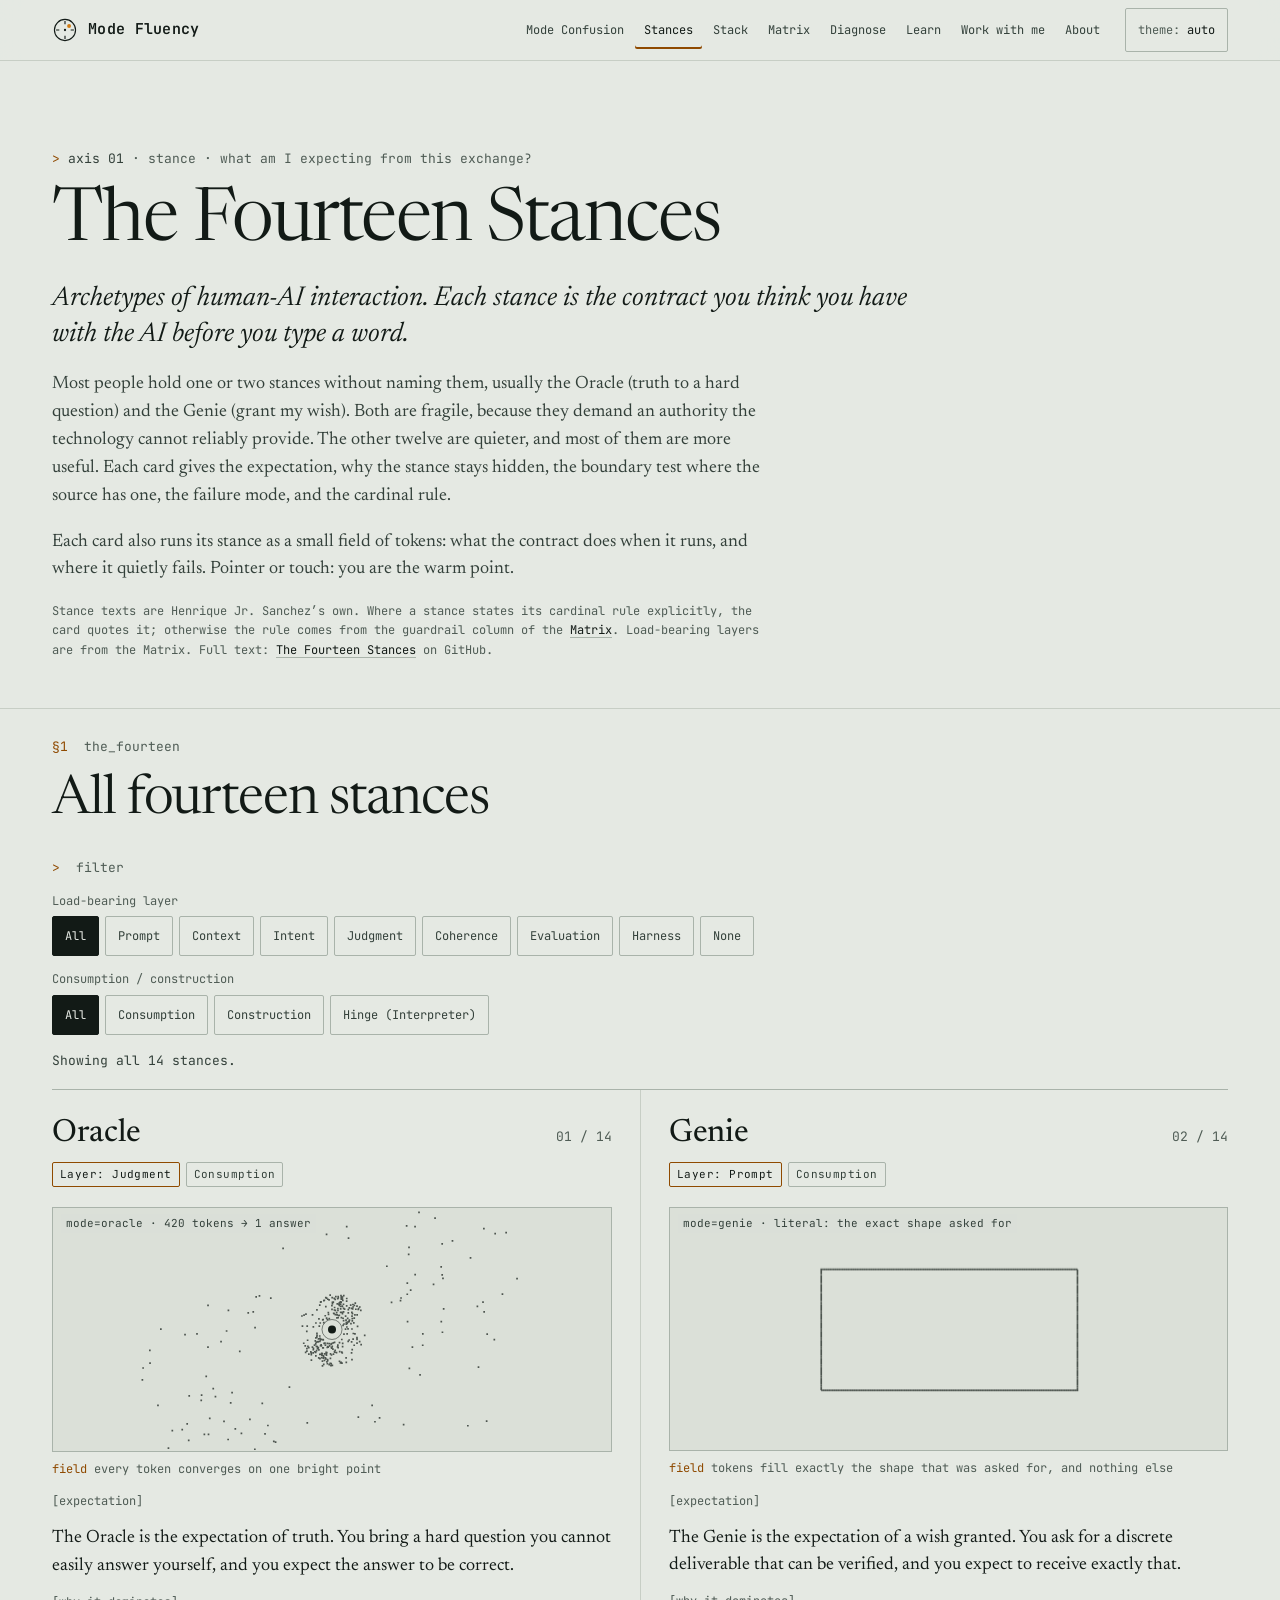
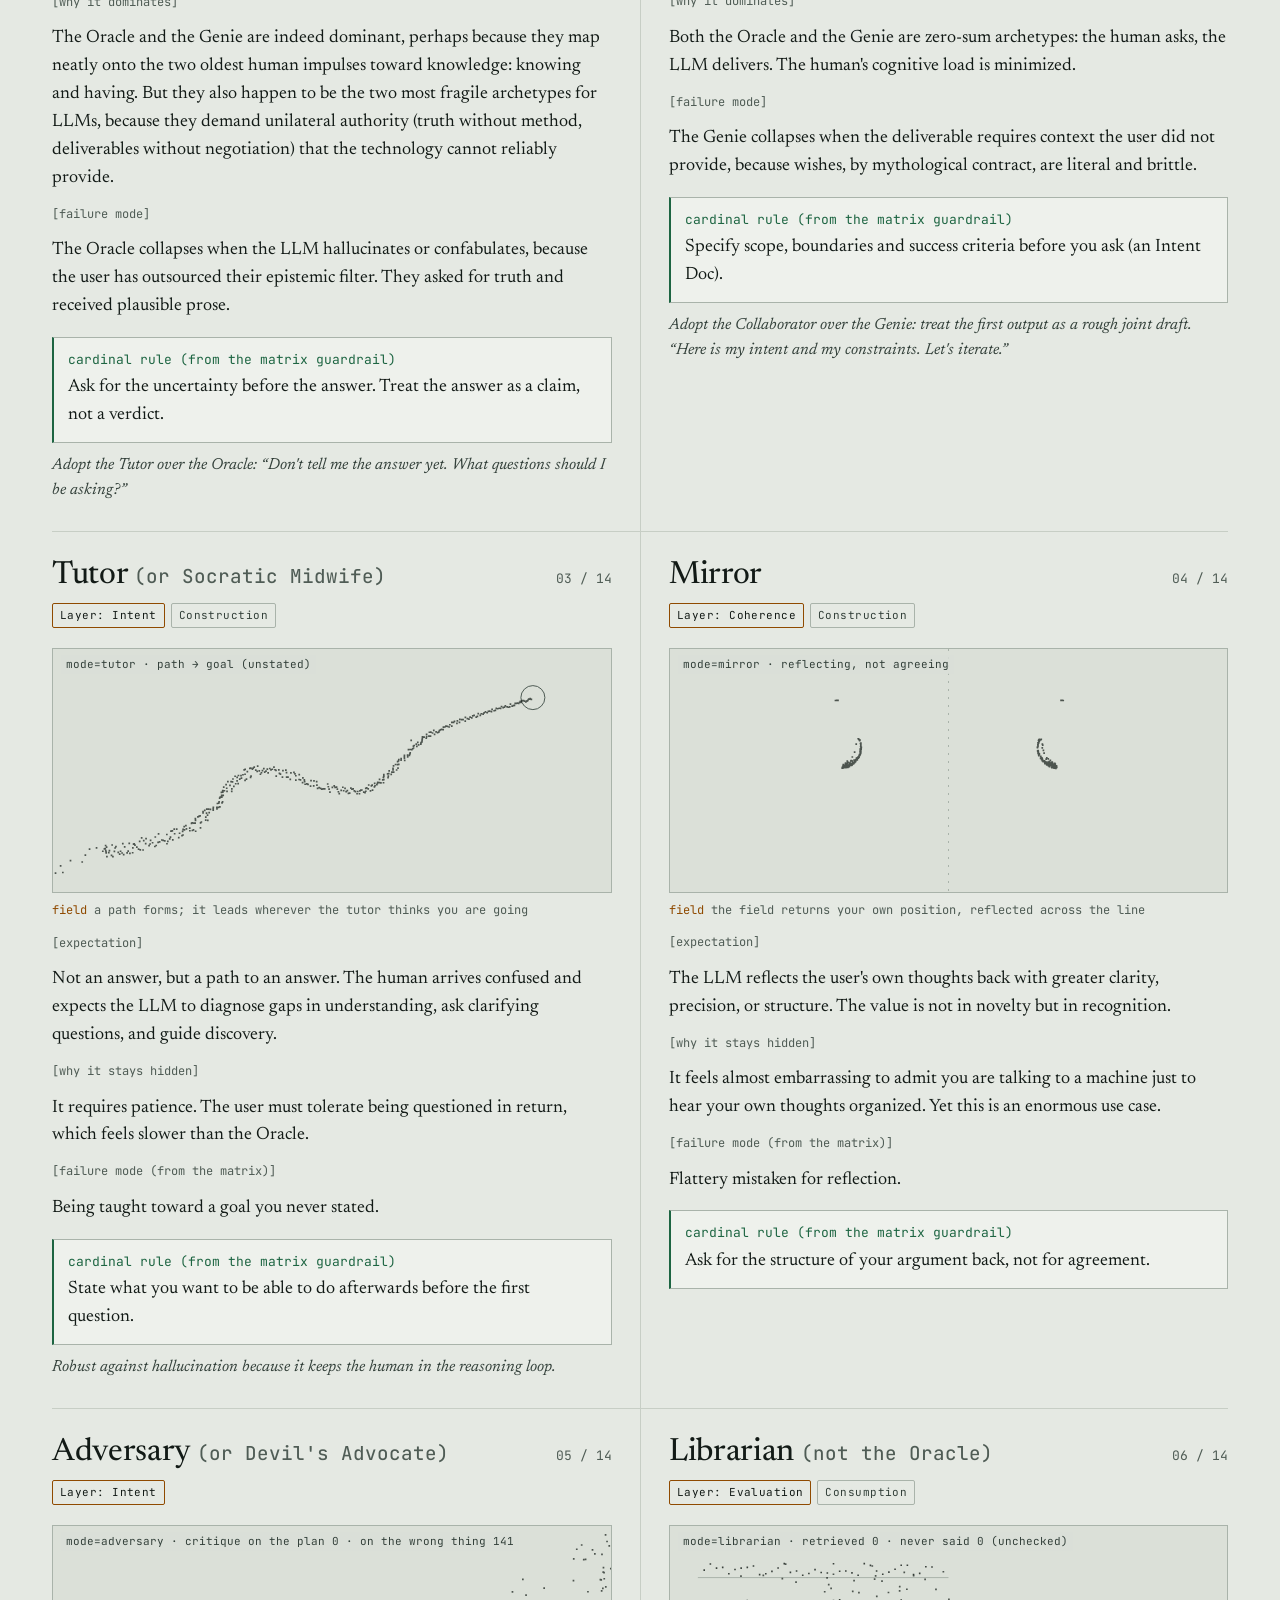
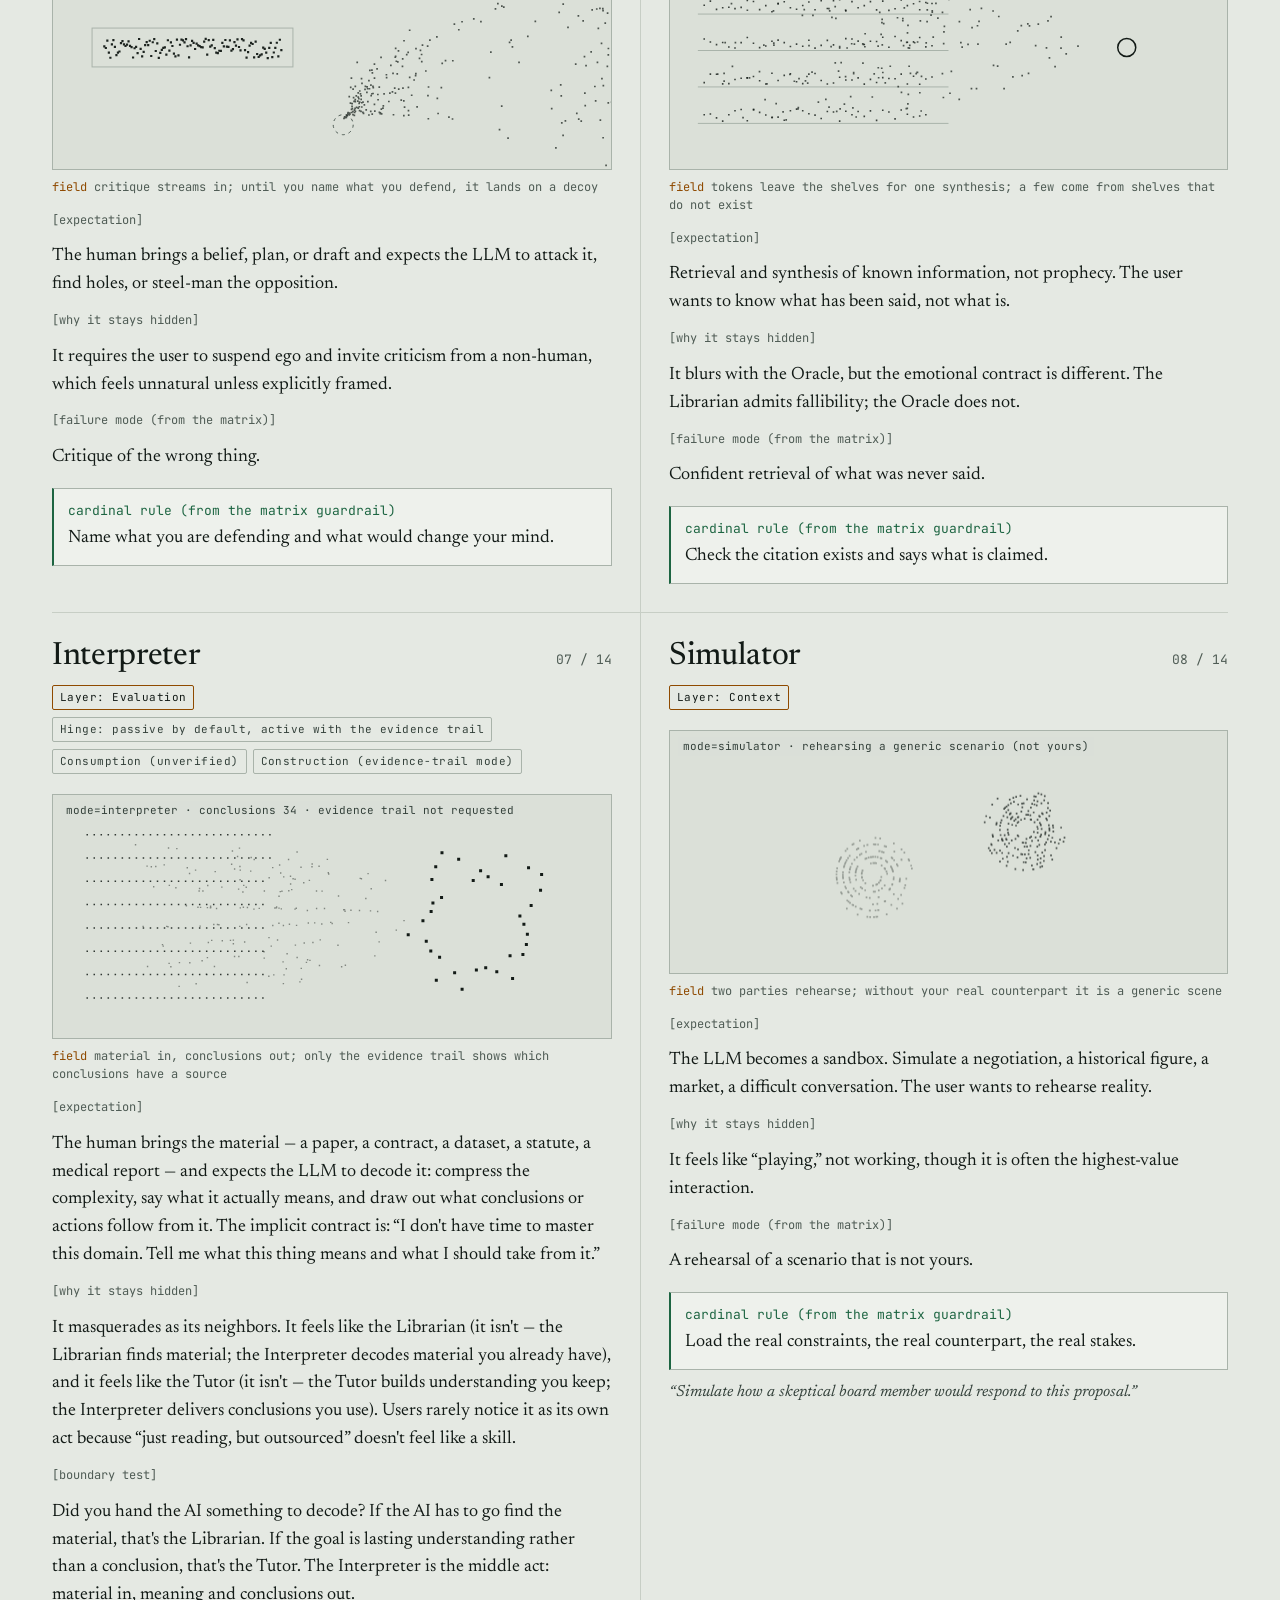
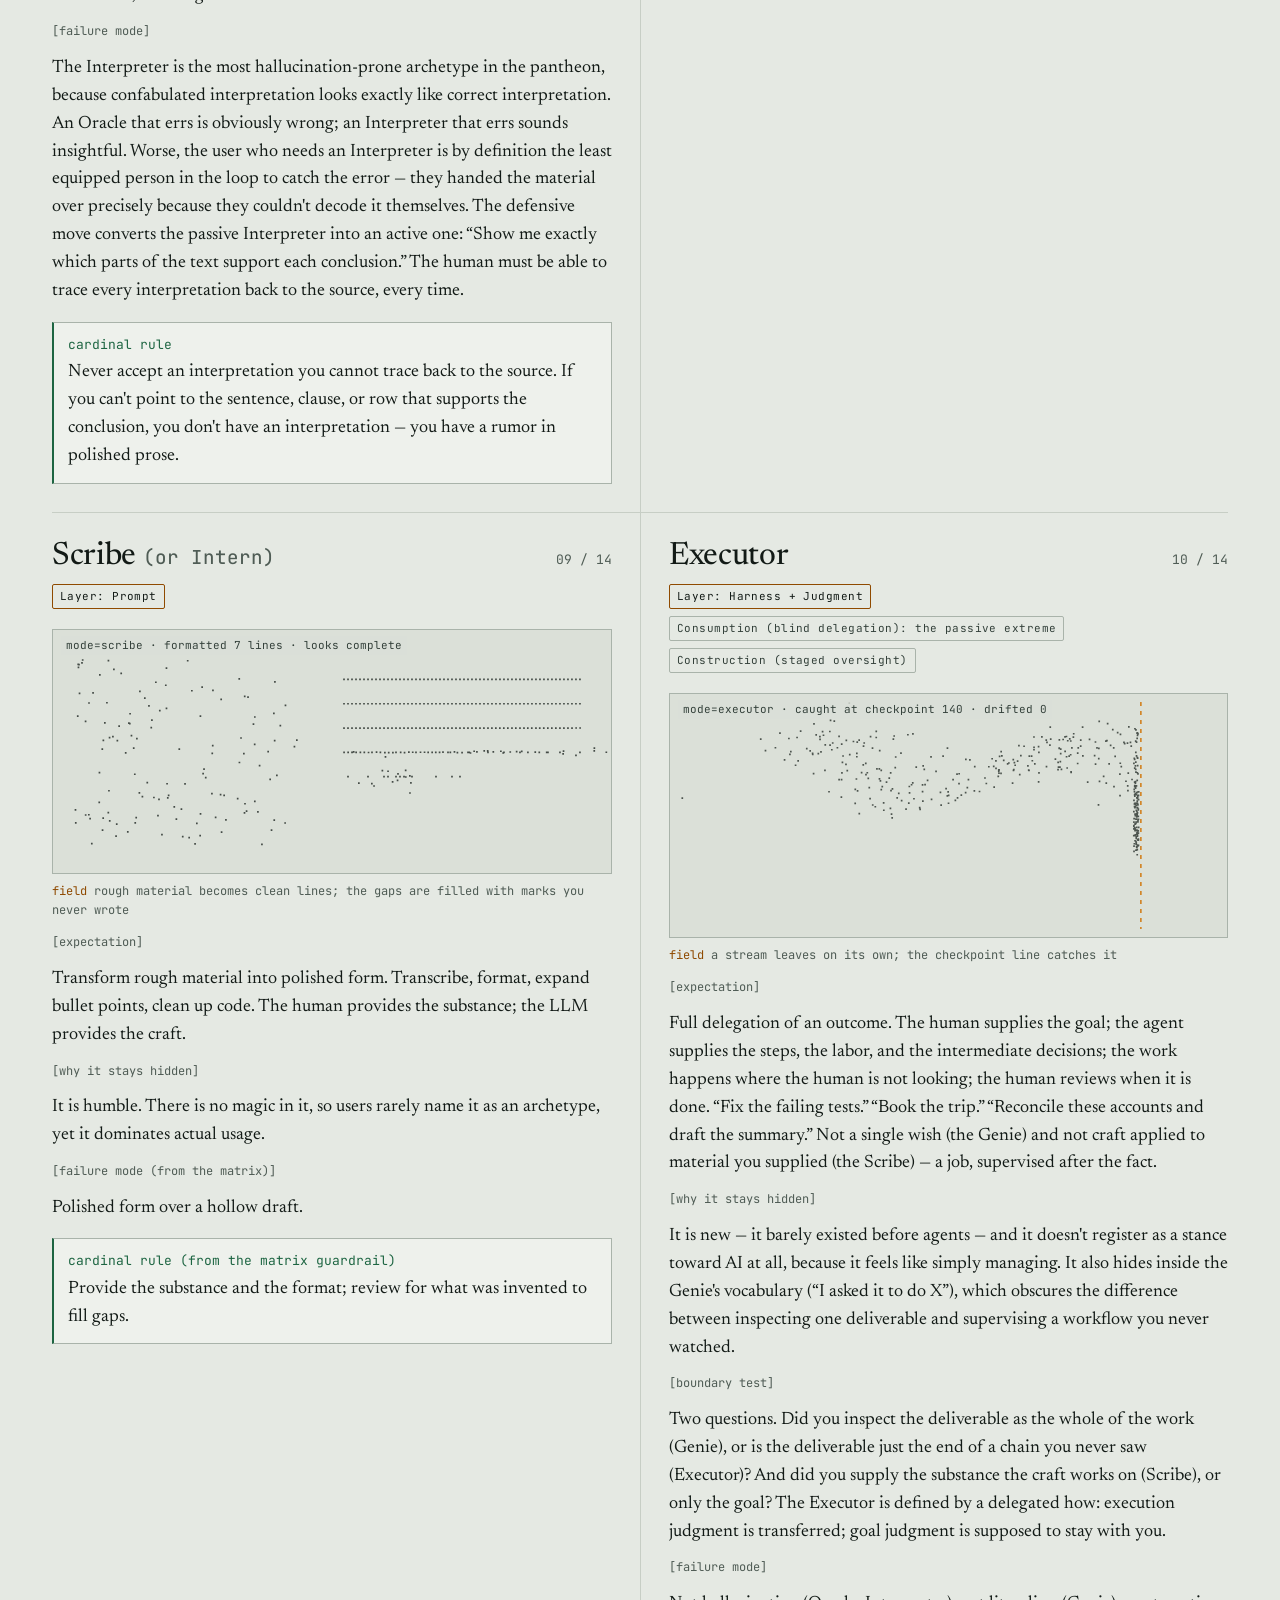
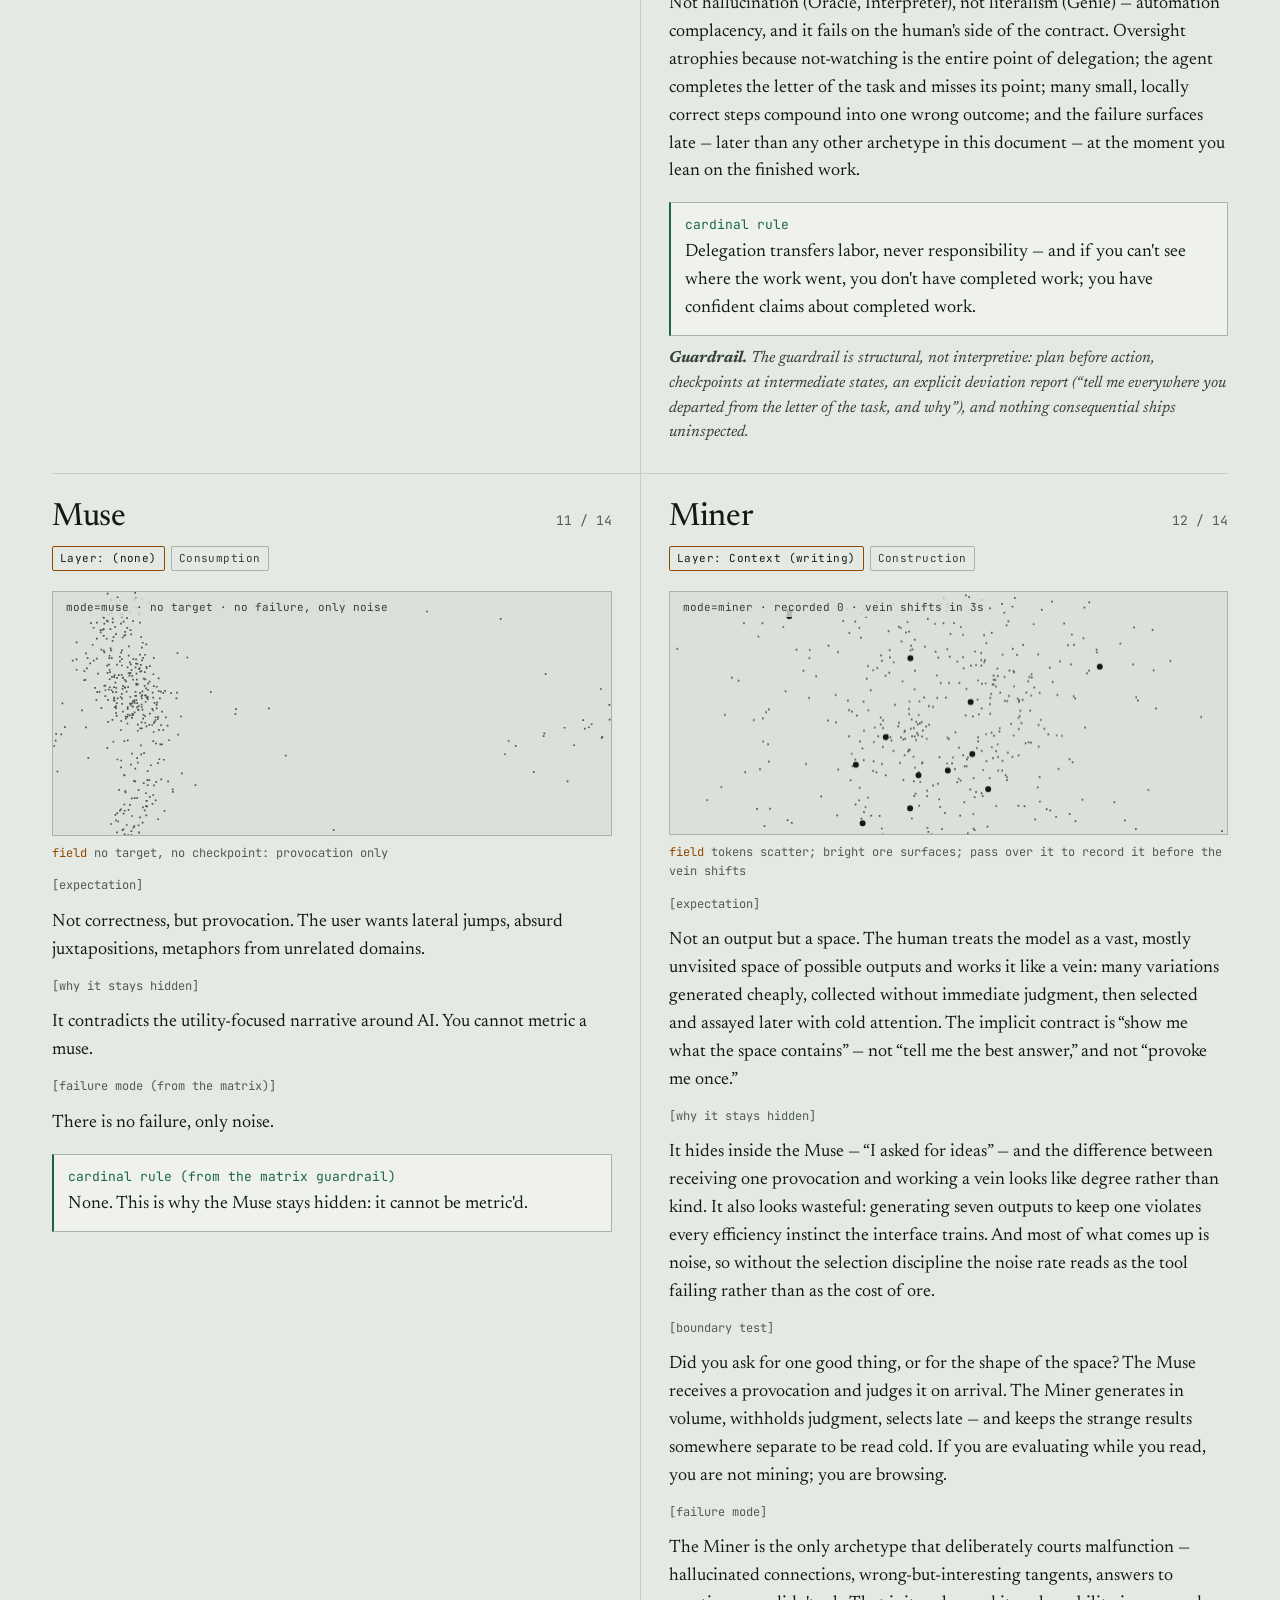
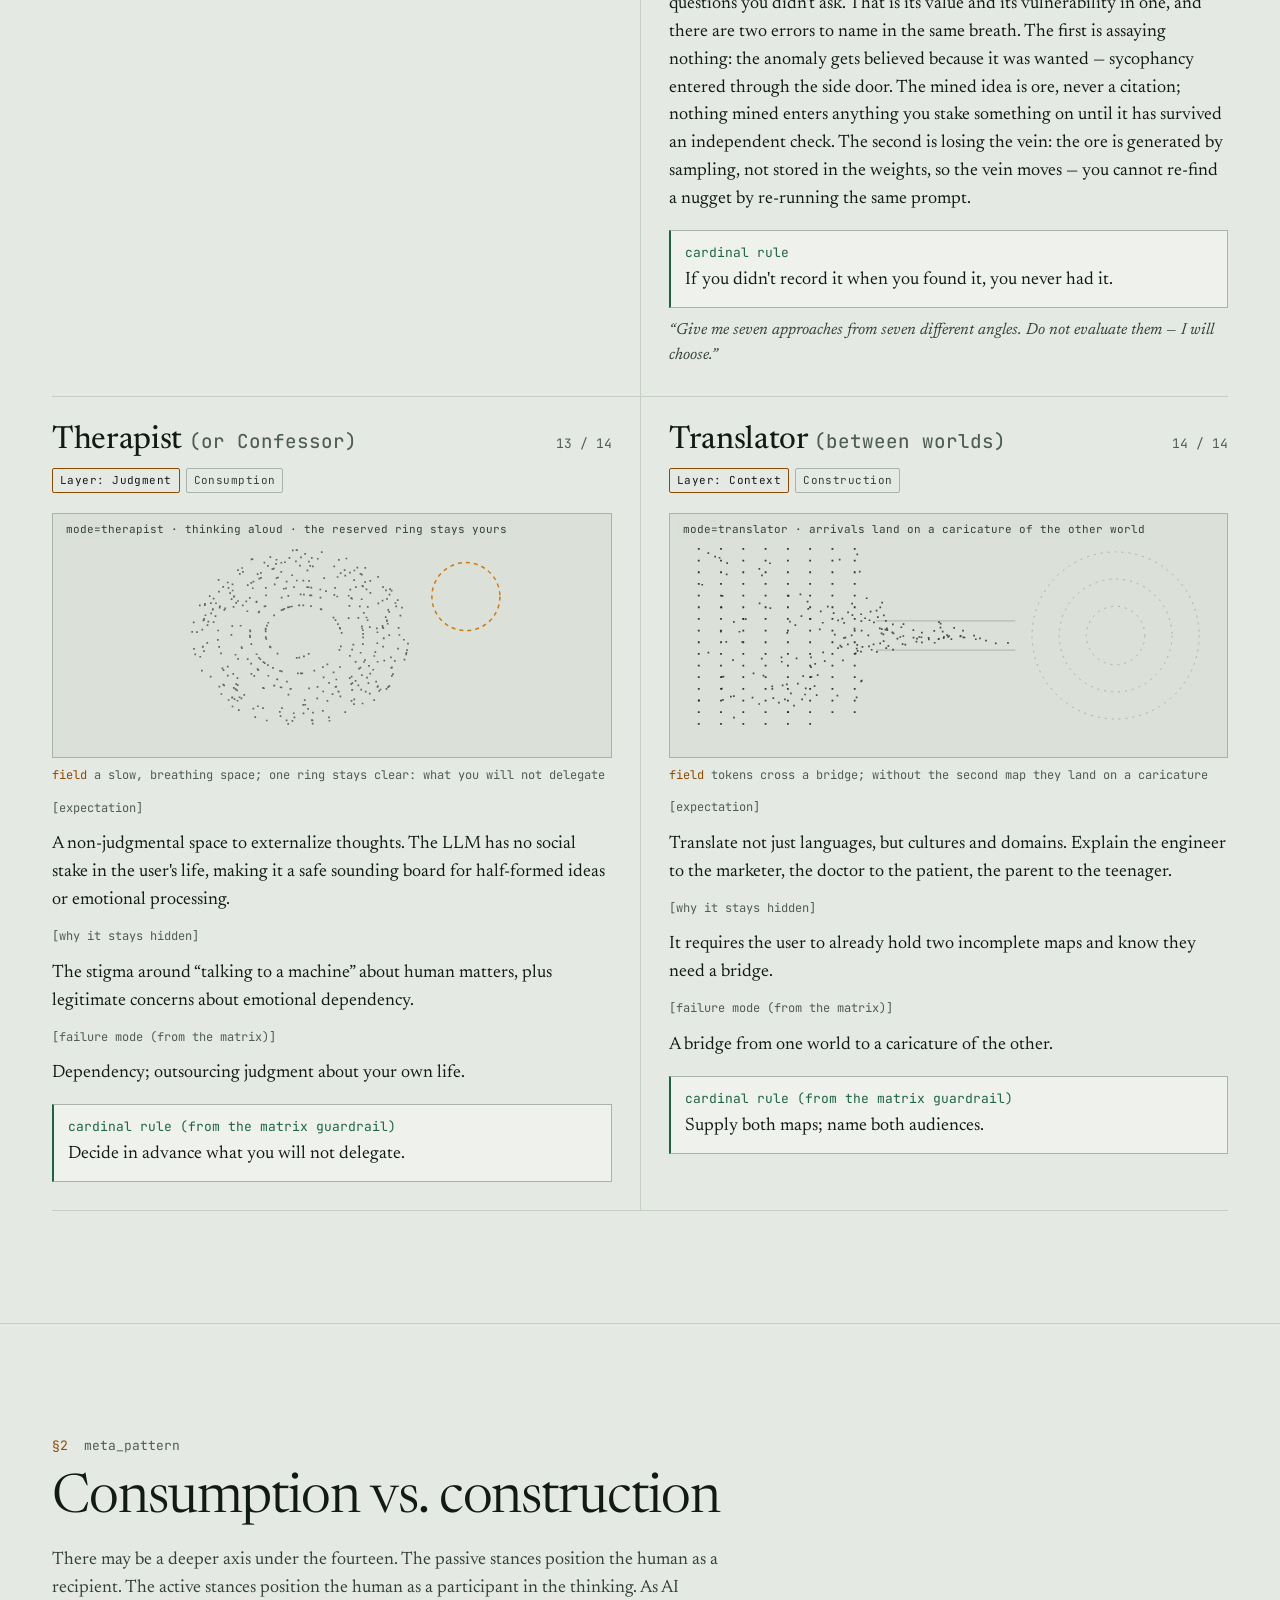
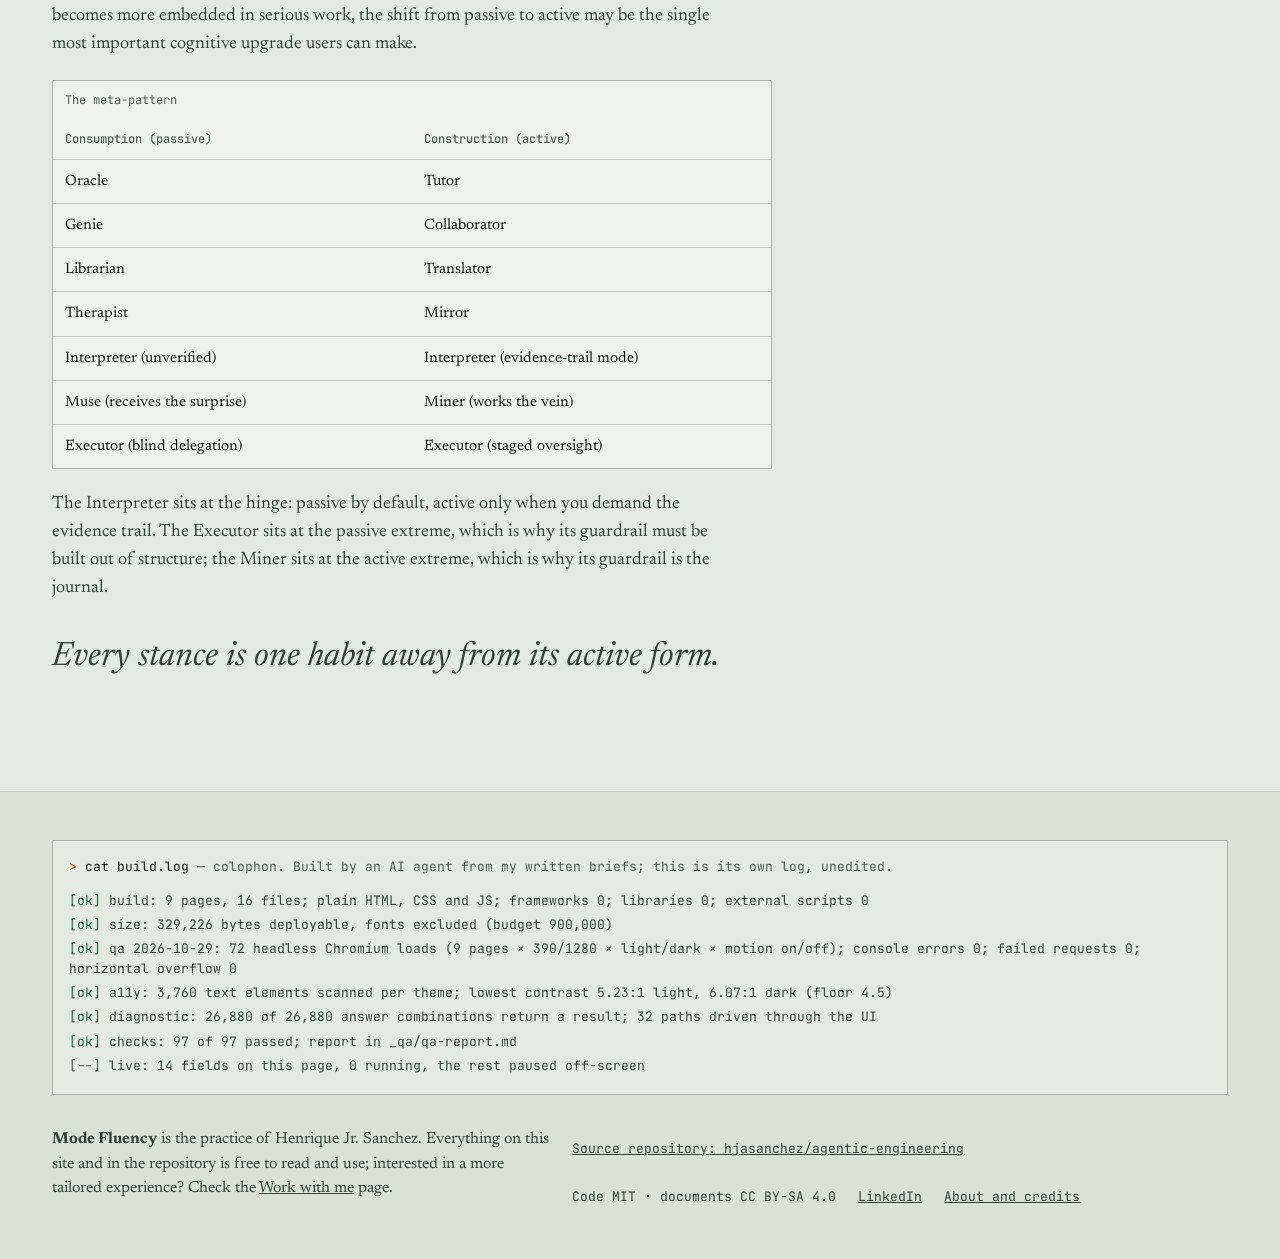
<file: docs/stances.html>
<!doctype html>
<html lang="en">
<head>
<!-- @head -->
<meta charset="utf-8">
<meta name="viewport" content="width=device-width, initial-scale=1, viewport-fit=cover">
<!-- WORDMARK: the visible name comes from --brand in assets/field.css (one edit renames the practice). This <title>
     is only the no-JS and search fallback; assets/field.js rewrites it from --brand on load. -->
<title>The Fourteen Stances · Mode Fluency</title>
<meta name="description" content="The Fourteen Stances: Oracle, Genie, Tutor, Mirror, Adversary, Librarian, Interpreter, Simulator, Scribe, Executor, Muse, Miner, Therapist, Translator. Each with a live field, its failure mode and its cardinal rule.">
<meta name="color-scheme" content="light dark">
<link rel="icon" href="assets/favicon.svg" type="image/svg+xml">
<link rel="preconnect" href="https://fonts.googleapis.com">
<link rel="preconnect" href="https://fonts.gstatic.com" crossorigin>
<link rel="stylesheet" href="https://fonts.googleapis.com/css2?family=JetBrains+Mono:wght@400..700&family=Newsreader:ital,opsz,wght@0,6..72,300..700;1,6..72,300..700&display=swap">
<link rel="stylesheet" href="assets/field.css">
<script>document.documentElement.classList.add('js');try{var t=localStorage.getItem('fieldTheme');if(t==='light'||t==='dark')document.documentElement.setAttribute('data-theme',t)}catch(e){}</script>
<script src="assets/field.js" defer></script>
<!-- /@head -->
</head>
<body data-page="stances" data-title="The Fourteen Stances">
<!-- @header -->
<a class="skip-link" href="#main">Skip to content</a>
<header class="site-header">
  <div class="wrap header-row">
    <a class="wordmark" href="index.html">
      <svg class="mark" viewBox="0 0 32 32" aria-hidden="true" focusable="false"><circle cx="16" cy="16" r="13" fill="none" stroke="currentColor" stroke-width="1.4"/><path d="M16 5v4M27 16h-4M16 27v-4M5 16h4" stroke="currentColor" stroke-width="1.4"/><circle cx="21" cy="11" r="2.4" class="mark-human"/><circle cx="16" cy="16" r="1.4" fill="currentColor"/></svg>
      <span class="brand-text" data-brand></span><span class="sr-only">, home</span>
    </a>
    <nav class="site-nav" aria-label="Main">
      <ul><li><a href="calculator-problem.html">Mode Confusion</a></li><li><a href="stances.html" aria-current="page">Stances</a></li><li><a href="stack.html">Stack</a></li><li><a href="matrix.html">Matrix</a></li><li><a href="diagnose.html">Diagnose</a></li><li><a href="learn.html">Learn</a></li><li><a href="work.html">Work with me</a></li><li><a href="about.html">About</a></li></ul>
    </nav>
    <a class="header-cta" href="work.html">Work with me</a>
    <button class="theme-toggle js-only" type="button" aria-label="Switch colour theme"><span class="sys" aria-hidden="true">theme:</span> <span class="theme-label">auto</span></button>
  </div>
</header>
<!-- /@header -->
<main id="main" tabindex="-1">
<header class="page-head">
  <div class="wrap">
    <p class="sys sys-line"><span class="prompt-glyph">&gt;</span> axis 01 <span class="dim">&middot; stance &middot; what am I expecting from this exchange?</span></p>
    <h1>The Fourteen Stances</h1>
    <p class="lede">Archetypes of human-AI interaction. Each stance is the contract you <em>think</em> you have with the AI before you type a word.</p>
    <div class="prose">
      <p>Most people hold one or two stances without naming them, usually the Oracle (truth to a hard question) and the Genie (grant my wish). Both are fragile, because they demand an authority the technology cannot reliably provide. The other twelve are quieter, and most of them are more useful. Each card gives the expectation, why the stance stays hidden, the boundary test where the source has one, the failure mode, and the cardinal rule.</p>
      <p class="js-only">Each card also runs its stance as a small field of tokens: what the contract does when it runs, and where it quietly fails. Pointer or touch: you are the warm point.</p>
    </div>
    <p class="source-note">Stance texts are Henrique Jr. Sanchez&rsquo;s own. Where a stance states its cardinal rule explicitly, the card quotes it; otherwise the rule comes from the guardrail column of the <a href="matrix.html">Matrix</a>. Load-bearing layers are from the Matrix. Full text: <a href="https://github.com/hjasanchez/agentic-engineering/blob/main/THE_FOURTEEN_STANCES.md">The Fourteen Stances</a> on GitHub.</p>
  </div>
</header>
<section class="section" aria-labelledby="all-title" style="padding-top:28px">
  <div class="wrap">
    <p class="sys section-tag"><span class="num">§1</span> the_fourteen</p>
    <h2 id="all-title">All fourteen stances</h2>
    <div class="filters js-only" role="group" aria-labelledby="filter-title">
    <p id="filter-title" class="sys section-tag" style="margin:0"><span class="num">&gt;</span> filter</p>
    <div class="filter-group" role="group" aria-label="Filter by load-bearing layer">
      <span class="label sys" aria-hidden="true">Load-bearing layer</span><button type="button" class="chip" data-filter="layer" data-value="all" aria-pressed="true">All</button><button type="button" class="chip" data-filter="layer" data-value="prompt" aria-pressed="false">Prompt</button><button type="button" class="chip" data-filter="layer" data-value="context" aria-pressed="false">Context</button><button type="button" class="chip" data-filter="layer" data-value="intent" aria-pressed="false">Intent</button><button type="button" class="chip" data-filter="layer" data-value="judgment" aria-pressed="false">Judgment</button><button type="button" class="chip" data-filter="layer" data-value="coherence" aria-pressed="false">Coherence</button><button type="button" class="chip" data-filter="layer" data-value="evaluation" aria-pressed="false">Evaluation</button><button type="button" class="chip" data-filter="layer" data-value="harness" aria-pressed="false">Harness</button><button type="button" class="chip" data-filter="layer" data-value="none" aria-pressed="false">None</button>
    </div>
    <div class="filter-group" role="group" aria-label="Filter by consumption or construction">
      <span class="label sys" aria-hidden="true">Consumption / construction</span><button type="button" class="chip" data-filter="meta" data-value="all" aria-pressed="true">All</button><button type="button" class="chip" data-filter="meta" data-value="consumption" aria-pressed="false">Consumption</button><button type="button" class="chip" data-filter="meta" data-value="construction" aria-pressed="false">Construction</button><button type="button" class="chip" data-filter="meta" data-value="hinge" aria-pressed="false">Hinge (Interpreter)</button>    </div>
  </div>
    <p class="status js-only" id="stance-status" role="status" aria-live="polite">Showing all 14 stances.</p>
    <div class="stance-grid" id="stance-grid">
<article class="stance-card" id="oracle" data-layers="judgment" data-meta="consumption" aria-labelledby="h-oracle">
  <div class="sc-top"><h3 id="h-oracle">Oracle</h3><p class="sys sc-num">01 / 14</p></div>
  <p class="sc-tags"><span class="tag hot">Layer: Judgment</span><span class="tag">Consumption</span></p>
  <div class="sc-stage js-only" data-stance="Oracle"><canvas aria-hidden="true"></canvas><p class="sys sc-hud" aria-hidden="true"></p></div>
  <p class="sys sc-field js-only"><span class="lv">field</span> every token converges on one bright point</p>
  <dl class="facts">
<dt>Expectation</dt><dd>The Oracle is the expectation of truth. You bring a hard question you cannot easily answer yourself, and you expect the answer to be correct.</dd>
<dt>Why it dominates</dt><dd>The Oracle and the Genie are indeed dominant, perhaps because they map neatly onto the two oldest human impulses toward knowledge: knowing and having. But they also happen to be the two most fragile archetypes for LLMs, because they demand unilateral authority (truth without method, deliverables without negotiation) that the technology cannot reliably provide.</dd>
<dt>Failure mode</dt><dd>The Oracle collapses when the LLM hallucinates or confabulates, because the user has outsourced their epistemic filter. They asked for truth and received plausible prose.</dd>
</dl>
  <div class="rulebox"><p class="sys">cardinal rule (from the matrix guardrail)</p><p>Ask for the uncertainty before the answer. Treat the answer as a claim, not a verdict.</p></div>
  <p class="aside-line">Adopt the Tutor over the Oracle: “Don&#x27;t tell me the answer yet. What questions should I be asking?”</p>
</article>
<article class="stance-card" id="genie" data-layers="prompt" data-meta="consumption" aria-labelledby="h-genie">
  <div class="sc-top"><h3 id="h-genie">Genie</h3><p class="sys sc-num">02 / 14</p></div>
  <p class="sc-tags"><span class="tag hot">Layer: Prompt</span><span class="tag">Consumption</span></p>
  <div class="sc-stage js-only" data-stance="Genie"><canvas aria-hidden="true"></canvas><p class="sys sc-hud" aria-hidden="true"></p></div>
  <p class="sys sc-field js-only"><span class="lv">field</span> tokens fill exactly the shape that was asked for, and nothing else</p>
  <dl class="facts">
<dt>Expectation</dt><dd>The Genie is the expectation of a wish granted. You ask for a discrete deliverable that can be verified, and you expect to receive exactly that.</dd>
<dt>Why it dominates</dt><dd>Both the Oracle and the Genie are zero-sum archetypes: the human asks, the LLM delivers. The human&#x27;s cognitive load is minimized.</dd>
<dt>Failure mode</dt><dd>The Genie collapses when the deliverable requires context the user did not provide, because wishes, by mythological contract, are literal and brittle.</dd>
</dl>
  <div class="rulebox"><p class="sys">cardinal rule (from the matrix guardrail)</p><p>Specify scope, boundaries and success criteria before you ask (an Intent Doc).</p></div>
  <p class="aside-line">Adopt the Collaborator over the Genie: treat the first output as a rough joint draft. “Here is my intent and my constraints. Let&#x27;s iterate.”</p>
</article>
<article class="stance-card" id="tutor" data-layers="intent" data-meta="construction" aria-labelledby="h-tutor">
  <div class="sc-top"><h3 id="h-tutor">Tutor <span class="alias">(or Socratic Midwife)</span></h3><p class="sys sc-num">03 / 14</p></div>
  <p class="sc-tags"><span class="tag hot">Layer: Intent</span><span class="tag">Construction</span></p>
  <div class="sc-stage js-only" data-stance="Tutor"><canvas aria-hidden="true"></canvas><p class="sys sc-hud" aria-hidden="true"></p></div>
  <p class="sys sc-field js-only"><span class="lv">field</span> a path forms; it leads wherever the tutor thinks you are going</p>
  <dl class="facts">
<dt>Expectation</dt><dd>Not an answer, but a path to an answer. The human arrives confused and expects the LLM to diagnose gaps in understanding, ask clarifying questions, and guide discovery.</dd>
<dt>Why it stays hidden</dt><dd>It requires patience. The user must tolerate being questioned in return, which feels slower than the Oracle.</dd>
<dt>Failure mode (from the Matrix)</dt><dd>Being taught toward a goal you never stated.</dd>
</dl>
  <div class="rulebox"><p class="sys">cardinal rule (from the matrix guardrail)</p><p>State what you want to be able to do afterwards before the first question.</p></div>
  <p class="aside-line">Robust against hallucination because it keeps the human in the reasoning loop.</p>
</article>
<article class="stance-card" id="mirror" data-layers="coherence" data-meta="construction" aria-labelledby="h-mirror">
  <div class="sc-top"><h3 id="h-mirror">Mirror</h3><p class="sys sc-num">04 / 14</p></div>
  <p class="sc-tags"><span class="tag hot">Layer: Coherence</span><span class="tag">Construction</span></p>
  <div class="sc-stage js-only" data-stance="Mirror"><canvas aria-hidden="true"></canvas><p class="sys sc-hud" aria-hidden="true"></p></div>
  <p class="sys sc-field js-only"><span class="lv">field</span> the field returns your own position, reflected across the line</p>
  <dl class="facts">
<dt>Expectation</dt><dd>The LLM reflects the user&#x27;s own thoughts back with greater clarity, precision, or structure. The value is not in novelty but in recognition.</dd>
<dt>Why it stays hidden</dt><dd>It feels almost embarrassing to admit you are talking to a machine just to hear your own thoughts organized. Yet this is an enormous use case.</dd>
<dt>Failure mode (from the Matrix)</dt><dd>Flattery mistaken for reflection.</dd>
</dl>
  <div class="rulebox"><p class="sys">cardinal rule (from the matrix guardrail)</p><p>Ask for the structure of your argument back, not for agreement.</p></div>
</article>
<article class="stance-card" id="adversary" data-layers="intent" data-meta="unplaced" aria-labelledby="h-adversary">
  <div class="sc-top"><h3 id="h-adversary">Adversary <span class="alias">(or Devil&#x27;s Advocate)</span></h3><p class="sys sc-num">05 / 14</p></div>
  <p class="sc-tags"><span class="tag hot">Layer: Intent</span></p>
  <div class="sc-stage js-only" data-stance="Adversary"><canvas aria-hidden="true"></canvas><p class="sys sc-hud" aria-hidden="true"></p></div>
  <p class="sys sc-field js-only"><span class="lv">field</span> critique streams in; until you name what you defend, it lands on a decoy</p>
  <dl class="facts">
<dt>Expectation</dt><dd>The human brings a belief, plan, or draft and expects the LLM to attack it, find holes, or steel-man the opposition.</dd>
<dt>Why it stays hidden</dt><dd>It requires the user to suspend ego and invite criticism from a non-human, which feels unnatural unless explicitly framed.</dd>
<dt>Failure mode (from the Matrix)</dt><dd>Critique of the wrong thing.</dd>
</dl>
  <div class="rulebox"><p class="sys">cardinal rule (from the matrix guardrail)</p><p>Name what you are defending and what would change your mind.</p></div>
</article>
<article class="stance-card" id="librarian" data-layers="evaluation" data-meta="consumption" aria-labelledby="h-librarian">
  <div class="sc-top"><h3 id="h-librarian">Librarian <span class="alias">(not the Oracle)</span></h3><p class="sys sc-num">06 / 14</p></div>
  <p class="sc-tags"><span class="tag hot">Layer: Evaluation</span><span class="tag">Consumption</span></p>
  <div class="sc-stage js-only" data-stance="Librarian"><canvas aria-hidden="true"></canvas><p class="sys sc-hud" aria-hidden="true"></p></div>
  <p class="sys sc-field js-only"><span class="lv">field</span> tokens leave the shelves for one synthesis; a few come from shelves that do not exist</p>
  <dl class="facts">
<dt>Expectation</dt><dd>Retrieval and synthesis of known information, not prophecy. The user wants to know what has been said, not what is.</dd>
<dt>Why it stays hidden</dt><dd>It blurs with the Oracle, but the emotional contract is different. The Librarian admits fallibility; the Oracle does not.</dd>
<dt>Failure mode (from the Matrix)</dt><dd>Confident retrieval of what was never said.</dd>
</dl>
  <div class="rulebox"><p class="sys">cardinal rule (from the matrix guardrail)</p><p>Check the citation exists and says what is claimed.</p></div>
</article>
<article class="stance-card" id="interpreter" data-layers="evaluation" data-meta="consumption construction hinge" aria-labelledby="h-interpreter">
  <div class="sc-top"><h3 id="h-interpreter">Interpreter</h3><p class="sys sc-num">07 / 14</p></div>
  <p class="sc-tags"><span class="tag hot">Layer: Evaluation</span><span class="tag">Hinge: passive by default, active with the evidence trail</span><span class="tag">Consumption (unverified)</span><span class="tag">Construction (evidence-trail mode)</span></p>
  <div class="sc-stage js-only" data-stance="Interpreter"><canvas aria-hidden="true"></canvas><p class="sys sc-hud" aria-hidden="true"></p></div>
  <p class="sys sc-field js-only"><span class="lv">field</span> material in, conclusions out; only the evidence trail shows which conclusions have a source</p>
  <dl class="facts">
<dt>Expectation</dt><dd>The human brings the material — a paper, a contract, a dataset, a statute, a medical report — and expects the LLM to decode it: compress the complexity, say what it actually means, and draw out what conclusions or actions follow from it. The implicit contract is: “I don&#x27;t have time to master this domain. Tell me what this thing means and what I should take from it.”</dd>
<dt>Why it stays hidden</dt><dd>It masquerades as its neighbors. It feels like the Librarian (it isn&#x27;t — the Librarian finds material; the Interpreter decodes material you already have), and it feels like the Tutor (it isn&#x27;t — the Tutor builds understanding you keep; the Interpreter delivers conclusions you use). Users rarely notice it as its own act because “just reading, but outsourced” doesn&#x27;t feel like a skill.</dd>
<dt>Boundary test</dt><dd>Did you hand the AI something to decode? If the AI has to go find the material, that&#x27;s the Librarian. If the goal is lasting understanding rather than a conclusion, that&#x27;s the Tutor. The Interpreter is the middle act: material in, meaning and conclusions out.</dd>
<dt>Failure mode</dt><dd>The Interpreter is the most hallucination-prone archetype in the pantheon, because confabulated interpretation looks exactly like correct interpretation. An Oracle that errs is obviously wrong; an Interpreter that errs sounds insightful. Worse, the user who needs an Interpreter is by definition the least equipped person in the loop to catch the error — they handed the material over precisely because they couldn&#x27;t decode it themselves. The defensive move converts the passive Interpreter into an active one: “Show me exactly which parts of the text support each conclusion.” The human must be able to trace every interpretation back to the source, every time.</dd>
</dl>
  <div class="rulebox"><p class="sys">cardinal rule</p><p>Never accept an interpretation you cannot trace back to the source. If you can&#x27;t point to the sentence, clause, or row that supports the conclusion, you don&#x27;t have an interpretation — you have a rumor in polished prose.</p></div>
</article>
<article class="stance-card" id="simulator" data-layers="context" data-meta="unplaced" aria-labelledby="h-simulator">
  <div class="sc-top"><h3 id="h-simulator">Simulator</h3><p class="sys sc-num">08 / 14</p></div>
  <p class="sc-tags"><span class="tag hot">Layer: Context</span></p>
  <div class="sc-stage js-only" data-stance="Simulator"><canvas aria-hidden="true"></canvas><p class="sys sc-hud" aria-hidden="true"></p></div>
  <p class="sys sc-field js-only"><span class="lv">field</span> two parties rehearse; without your real counterpart it is a generic scene</p>
  <dl class="facts">
<dt>Expectation</dt><dd>The LLM becomes a sandbox. Simulate a negotiation, a historical figure, a market, a difficult conversation. The user wants to rehearse reality.</dd>
<dt>Why it stays hidden</dt><dd>It feels like “playing,” not working, though it is often the highest-value interaction.</dd>
<dt>Failure mode (from the Matrix)</dt><dd>A rehearsal of a scenario that is not yours.</dd>
</dl>
  <div class="rulebox"><p class="sys">cardinal rule (from the matrix guardrail)</p><p>Load the real constraints, the real counterpart, the real stakes.</p></div>
  <p class="aside-line">“Simulate how a skeptical board member would respond to this proposal.”</p>
</article>
<article class="stance-card" id="scribe" data-layers="prompt" data-meta="unplaced" aria-labelledby="h-scribe">
  <div class="sc-top"><h3 id="h-scribe">Scribe <span class="alias">(or Intern)</span></h3><p class="sys sc-num">09 / 14</p></div>
  <p class="sc-tags"><span class="tag hot">Layer: Prompt</span></p>
  <div class="sc-stage js-only" data-stance="Scribe"><canvas aria-hidden="true"></canvas><p class="sys sc-hud" aria-hidden="true"></p></div>
  <p class="sys sc-field js-only"><span class="lv">field</span> rough material becomes clean lines; the gaps are filled with marks you never wrote</p>
  <dl class="facts">
<dt>Expectation</dt><dd>Transform rough material into polished form. Transcribe, format, expand bullet points, clean up code. The human provides the substance; the LLM provides the craft.</dd>
<dt>Why it stays hidden</dt><dd>It is humble. There is no magic in it, so users rarely name it as an archetype, yet it dominates actual usage.</dd>
<dt>Failure mode (from the Matrix)</dt><dd>Polished form over a hollow draft.</dd>
</dl>
  <div class="rulebox"><p class="sys">cardinal rule (from the matrix guardrail)</p><p>Provide the substance and the format; review for what was invented to fill gaps.</p></div>
</article>
<article class="stance-card" id="executor" data-layers="harness judgment" data-meta="consumption construction" aria-labelledby="h-executor">
  <div class="sc-top"><h3 id="h-executor">Executor</h3><p class="sys sc-num">10 / 14</p></div>
  <p class="sc-tags"><span class="tag hot">Layer: Harness + Judgment</span><span class="tag">Consumption (blind delegation): the passive extreme</span><span class="tag">Construction (staged oversight)</span></p>
  <div class="sc-stage js-only" data-stance="Executor"><canvas aria-hidden="true"></canvas><p class="sys sc-hud" aria-hidden="true"></p></div>
  <p class="sys sc-field js-only"><span class="lv">field</span> a stream leaves on its own; the checkpoint line catches it</p>
  <dl class="facts">
<dt>Expectation</dt><dd>Full delegation of an outcome. The human supplies the goal; the agent supplies the steps, the labor, and the intermediate decisions; the work happens where the human is not looking; the human reviews when it is done. “Fix the failing tests.” “Book the trip.” “Reconcile these accounts and draft the summary.” Not a single wish (the Genie) and not craft applied to material you supplied (the Scribe) — a job, supervised after the fact.</dd>
<dt>Why it stays hidden</dt><dd>It is new — it barely existed before agents — and it doesn&#x27;t register as a stance toward AI at all, because it feels like simply managing. It also hides inside the Genie&#x27;s vocabulary (“I asked it to do X”), which obscures the difference between inspecting one deliverable and supervising a workflow you never watched.</dd>
<dt>Boundary test</dt><dd>Two questions. Did you inspect the deliverable as the whole of the work (Genie), or is the deliverable just the end of a chain you never saw (Executor)? And did you supply the substance the craft works on (Scribe), or only the goal? The Executor is defined by a delegated how: execution judgment is transferred; goal judgment is supposed to stay with you.</dd>
<dt>Failure mode</dt><dd>Not hallucination (Oracle, Interpreter), not literalism (Genie) — automation complacency, and it fails on the human&#x27;s side of the contract. Oversight atrophies because not-watching is the entire point of delegation; the agent completes the letter of the task and misses its point; many small, locally correct steps compound into one wrong outcome; and the failure surfaces late — later than any other archetype in this document — at the moment you lean on the finished work.</dd>
</dl>
  <div class="rulebox"><p class="sys">cardinal rule</p><p>Delegation transfers labor, never responsibility — and if you can&#x27;t see where the work went, you don&#x27;t have completed work; you have confident claims about completed work.</p></div>
  <p class="aside-line"><strong>Guardrail.</strong> The guardrail is structural, not interpretive: plan before action, checkpoints at intermediate states, an explicit deviation report (“tell me everywhere you departed from the letter of the task, and why”), and nothing consequential ships uninspected.</p>
</article>
<article class="stance-card" id="muse" data-layers="none" data-meta="consumption" aria-labelledby="h-muse">
  <div class="sc-top"><h3 id="h-muse">Muse</h3><p class="sys sc-num">11 / 14</p></div>
  <p class="sc-tags"><span class="tag hot">Layer: (none)</span><span class="tag">Consumption</span></p>
  <div class="sc-stage js-only" data-stance="Muse"><canvas aria-hidden="true"></canvas><p class="sys sc-hud" aria-hidden="true"></p></div>
  <p class="sys sc-field js-only"><span class="lv">field</span> no target, no checkpoint: provocation only</p>
  <dl class="facts">
<dt>Expectation</dt><dd>Not correctness, but provocation. The user wants lateral jumps, absurd juxtapositions, metaphors from unrelated domains.</dd>
<dt>Why it stays hidden</dt><dd>It contradicts the utility-focused narrative around AI. You cannot metric a muse.</dd>
<dt>Failure mode (from the Matrix)</dt><dd>There is no failure, only noise.</dd>
</dl>
  <div class="rulebox"><p class="sys">cardinal rule (from the matrix guardrail)</p><p>None. This is why the Muse stays hidden: it cannot be metric&#x27;d.</p></div>
</article>
<article class="stance-card" id="miner" data-layers="context" data-meta="construction" aria-labelledby="h-miner">
  <div class="sc-top"><h3 id="h-miner">Miner</h3><p class="sys sc-num">12 / 14</p></div>
  <p class="sc-tags"><span class="tag hot">Layer: Context (writing)</span><span class="tag">Construction</span></p>
  <div class="sc-stage js-only" data-stance="Miner"><canvas aria-hidden="true"></canvas><p class="sys sc-hud" aria-hidden="true"></p></div>
  <p class="sys sc-field js-only"><span class="lv">field</span> tokens scatter; bright ore surfaces; pass over it to record it before the vein shifts</p>
  <dl class="facts">
<dt>Expectation</dt><dd>Not an output but a space. The human treats the model as a vast, mostly unvisited space of possible outputs and works it like a vein: many variations generated cheaply, collected without immediate judgment, then selected and assayed later with cold attention. The implicit contract is “show me what the space contains” — not “tell me the best answer,” and not “provoke me once.”</dd>
<dt>Why it stays hidden</dt><dd>It hides inside the Muse — “I asked for ideas” — and the difference between receiving one provocation and working a vein looks like degree rather than kind. It also looks wasteful: generating seven outputs to keep one violates every efficiency instinct the interface trains. And most of what comes up is noise, so without the selection discipline the noise rate reads as the tool failing rather than as the cost of ore.</dd>
<dt>Boundary test</dt><dd>Did you ask for one good thing, or for the shape of the space? The Muse receives a provocation and judges it on arrival. The Miner generates in volume, withholds judgment, selects late — and keeps the strange results somewhere separate to be read cold. If you are evaluating while you read, you are not mining; you are browsing.</dd>
<dt>Failure mode</dt><dd>The Miner is the only archetype that deliberately courts malfunction — hallucinated connections, wrong-but-interesting tangents, answers to questions you didn&#x27;t ask. That is its value and its vulnerability in one, and there are two errors to name in the same breath. The first is assaying nothing: the anomaly gets believed because it was wanted — sycophancy entered through the side door. The mined idea is ore, never a citation; nothing mined enters anything you stake something on until it has survived an independent check. The second is losing the vein: the ore is generated by sampling, not stored in the weights, so the vein moves — you cannot re-find a nugget by re-running the same prompt.</dd>
</dl>
  <div class="rulebox"><p class="sys">cardinal rule</p><p>If you didn&#x27;t record it when you found it, you never had it.</p></div>
  <p class="aside-line">“Give me seven approaches from seven different angles. Do not evaluate them — I will choose.”</p>
</article>
<article class="stance-card" id="therapist" data-layers="judgment" data-meta="consumption" aria-labelledby="h-therapist">
  <div class="sc-top"><h3 id="h-therapist">Therapist <span class="alias">(or Confessor)</span></h3><p class="sys sc-num">13 / 14</p></div>
  <p class="sc-tags"><span class="tag hot">Layer: Judgment</span><span class="tag">Consumption</span></p>
  <div class="sc-stage js-only" data-stance="Therapist"><canvas aria-hidden="true"></canvas><p class="sys sc-hud" aria-hidden="true"></p></div>
  <p class="sys sc-field js-only"><span class="lv">field</span> a slow, breathing space; one ring stays clear: what you will not delegate</p>
  <dl class="facts">
<dt>Expectation</dt><dd>A non-judgmental space to externalize thoughts. The LLM has no social stake in the user&#x27;s life, making it a safe sounding board for half-formed ideas or emotional processing.</dd>
<dt>Why it stays hidden</dt><dd>The stigma around “talking to a machine” about human matters, plus legitimate concerns about emotional dependency.</dd>
<dt>Failure mode (from the Matrix)</dt><dd>Dependency; outsourcing judgment about your own life.</dd>
</dl>
  <div class="rulebox"><p class="sys">cardinal rule (from the matrix guardrail)</p><p>Decide in advance what you will not delegate.</p></div>
</article>
<article class="stance-card" id="translator" data-layers="context" data-meta="construction" aria-labelledby="h-translator">
  <div class="sc-top"><h3 id="h-translator">Translator <span class="alias">(between worlds)</span></h3><p class="sys sc-num">14 / 14</p></div>
  <p class="sc-tags"><span class="tag hot">Layer: Context</span><span class="tag">Construction</span></p>
  <div class="sc-stage js-only" data-stance="Translator"><canvas aria-hidden="true"></canvas><p class="sys sc-hud" aria-hidden="true"></p></div>
  <p class="sys sc-field js-only"><span class="lv">field</span> tokens cross a bridge; without the second map they land on a caricature</p>
  <dl class="facts">
<dt>Expectation</dt><dd>Translate not just languages, but cultures and domains. Explain the engineer to the marketer, the doctor to the patient, the parent to the teenager.</dd>
<dt>Why it stays hidden</dt><dd>It requires the user to already hold two incomplete maps and know they need a bridge.</dd>
<dt>Failure mode (from the Matrix)</dt><dd>A bridge from one world to a caricature of the other.</dd>
</dl>
  <div class="rulebox"><p class="sys">cardinal rule (from the matrix guardrail)</p><p>Supply both maps; name both audiences.</p></div>
</article>
    </div>
    <p id="stance-empty" class="callout" hidden>No stance matches both filters. Try &ldquo;All&rdquo; on one of them.</p>
  </div>
</section>
<section class="section" aria-labelledby="meta-title">
<div class="wrap">
<p class="sys section-tag"><span class="num">§2</span> meta_pattern</p>
    <h2 id="meta-title">Consumption vs. construction</h2>
    <div class="prose"><p>There may be a deeper axis under the fourteen. The passive stances position the human as a recipient. The active stances position the human as a participant in the thinking. As AI becomes more embedded in serious work, the shift from passive to active may be the single most important cognitive upgrade users can make.</p></div>
    <div class="table-wrap" style="max-width:720px">
      <table class="data meta-table">
        <caption>The meta-pattern</caption>
        <thead><tr><th scope="col">Consumption (passive)</th><th scope="col">Construction (active)</th></tr></thead>
        <tbody><tr><td data-label="Consumption (passive)">Oracle</td><td data-label="Construction (active)">Tutor</td></tr><tr><td data-label="Consumption (passive)">Genie</td><td data-label="Construction (active)">Collaborator</td></tr><tr><td data-label="Consumption (passive)">Librarian</td><td data-label="Construction (active)">Translator</td></tr><tr><td data-label="Consumption (passive)">Therapist</td><td data-label="Construction (active)">Mirror</td></tr><tr><td data-label="Consumption (passive)">Interpreter (unverified)</td><td data-label="Construction (active)">Interpreter (evidence-trail mode)</td></tr><tr><td data-label="Consumption (passive)">Muse (receives the surprise)</td><td data-label="Construction (active)">Miner (works the vein)</td></tr><tr><td data-label="Consumption (passive)">Executor (blind delegation)</td><td data-label="Construction (active)">Executor (staged oversight)</td></tr></tbody>
      </table>
    </div>
    <div class="prose" style="margin-top:22px"><p>The Interpreter sits at the hinge: passive by default, active only when you demand the evidence trail. The Executor sits at the passive extreme, which is why its guardrail must be built out of structure; the Miner sits at the active extreme, which is why its guardrail is the journal.</p>
    <p class="free-line">Every stance is one habit away from its active form.</p></div>
  </div>
</section>
</main>
<!-- @footer -->
<footer class="site-footer">
  <div class="wrap">
    <section class="ticker" aria-labelledby="ticker-title">
      <p class="sys ticker-head" id="ticker-title"><span class="prompt-glyph">&gt;</span> cat build.log <span class="dim">&mdash; colophon. Built by an AI agent from my written briefs; this is its own log, unedited.</span></p>
      <ol class="sys ticker-lines" id="ticker-lines">
        <li>build: 9 pages, 16 files; plain HTML, CSS and JS; frameworks 0; libraries 0; external scripts 0</li>
        <li>size: 329,226 bytes deployable, fonts excluded (budget 900,000)</li>
        <li>qa 2026-10-29: 72 headless Chromium loads (9 pages × 390/1280 × light/dark × motion on/off); console errors 0; failed requests 0; horizontal overflow 0</li>
        <li>a11y: 3,760 text elements scanned per theme; lowest contrast 5.23:1 light, 6.07:1 dark (floor 4.5)</li>
        <li>diagnostic: 26,880 of 26,880 answer combinations return a result; 32 paths driven through the UI</li>
        <li>checks: 97 of 97 passed; report in _qa/qa-report.md</li>
      </ol>
    </section>
    <div class="footer-meta">
      <p><strong data-brand></strong> is the practice of Henrique Jr. Sanchez. Everything on this site and in the repository is free to read and use; interested in a more tailored experience? Check the <a href="work.html">Work with me</a> page.</p>
      <ul class="footer-links">
        <li><a href="https://github.com/hjasanchez/agentic-engineering">Source repository: hjasanchez/agentic-engineering</a></li>
        <li>Code MIT · documents CC BY-SA 4.0</li>
        <li><a href="https://www.linkedin.com/in/henriquejsanchez">LinkedIn</a></li>
        <li><a href="about.html">About and credits</a></li>
      </ul>
    </div>
  </div>
</footer>
<!-- /@footer -->
</body>
</html>
</file>
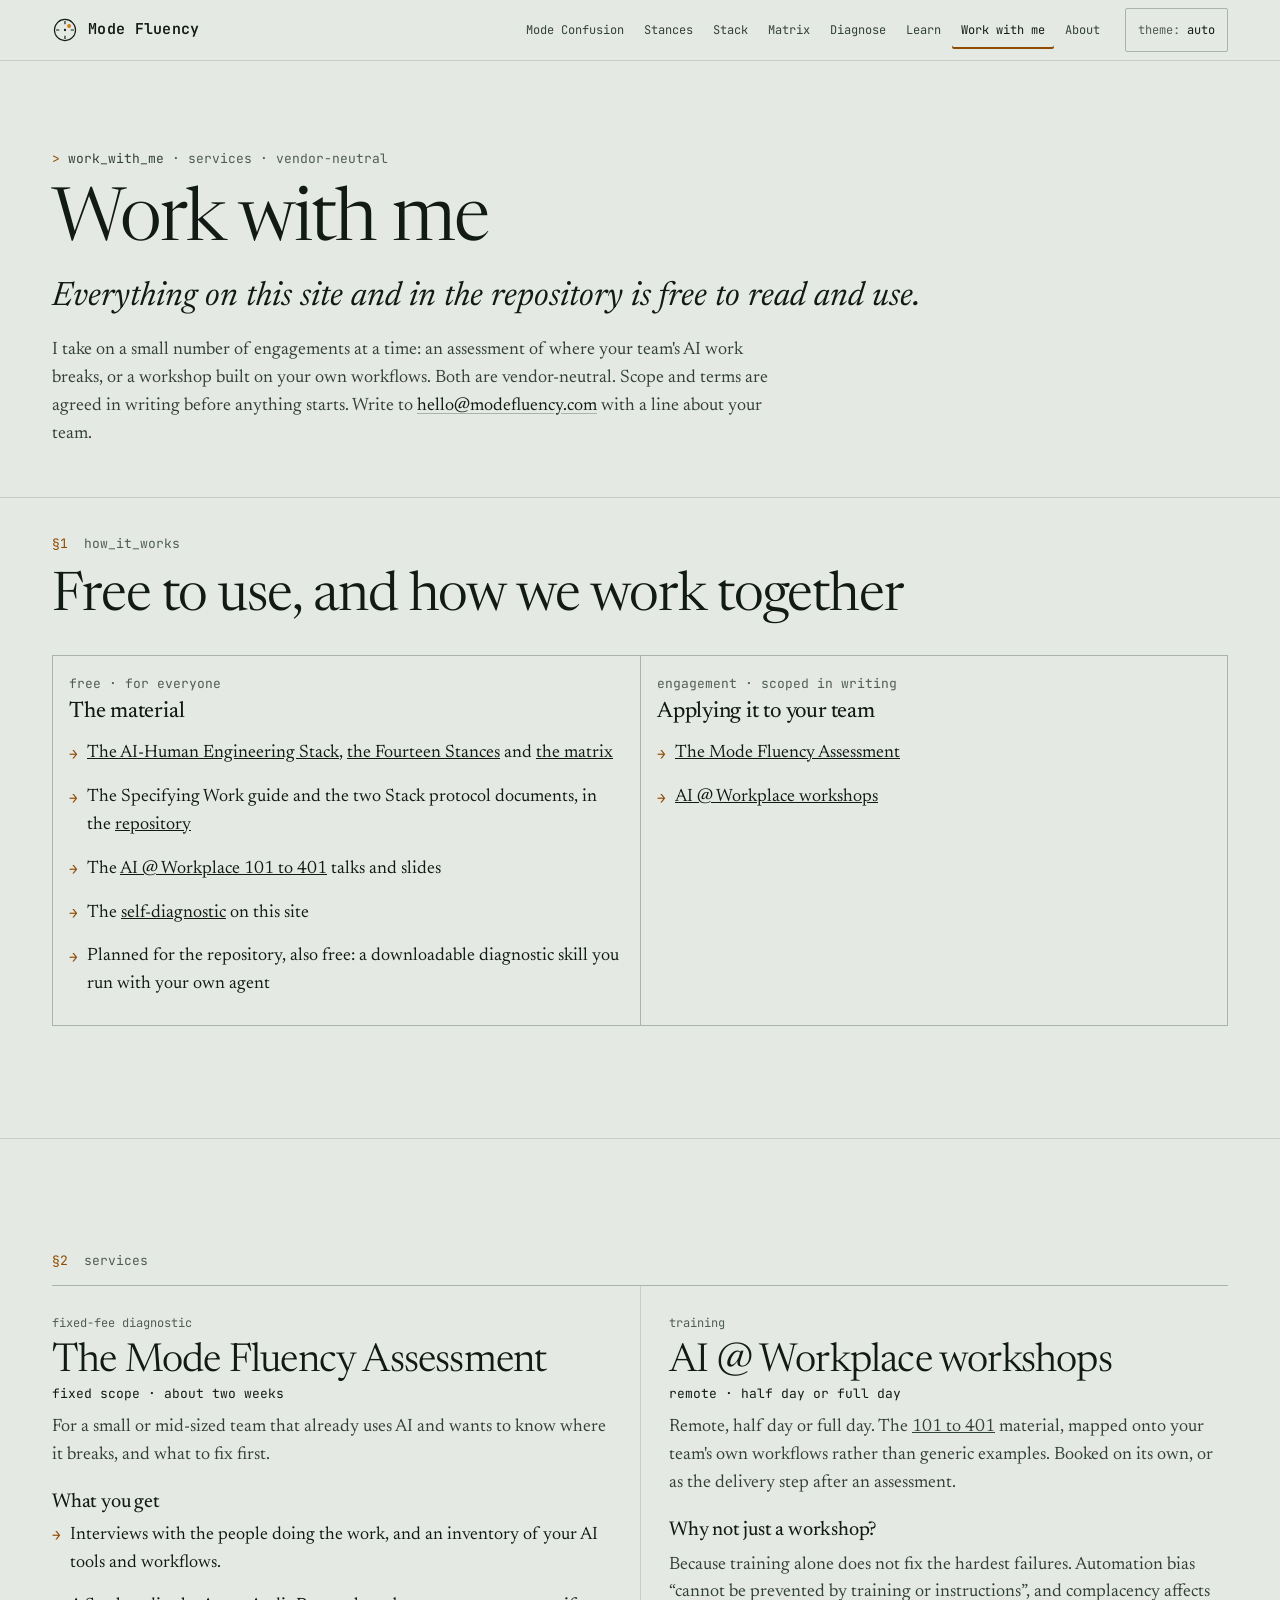
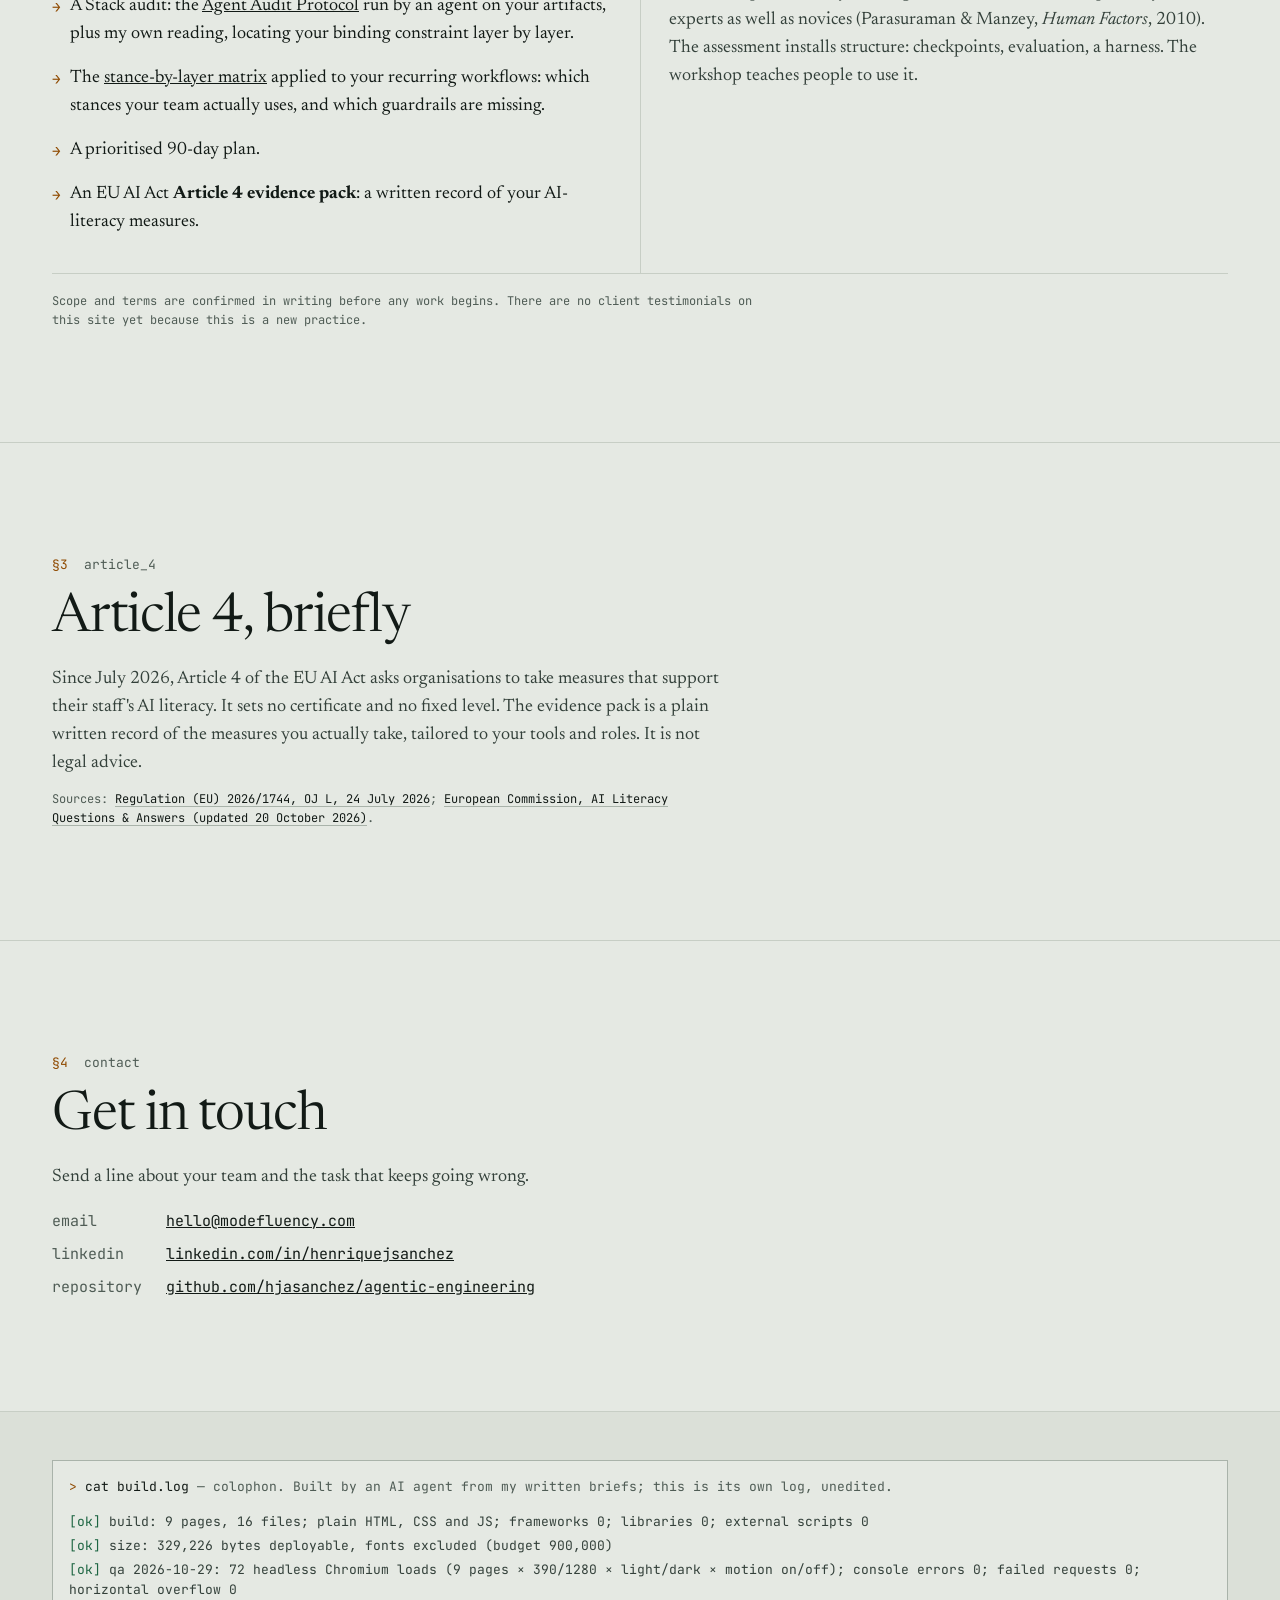
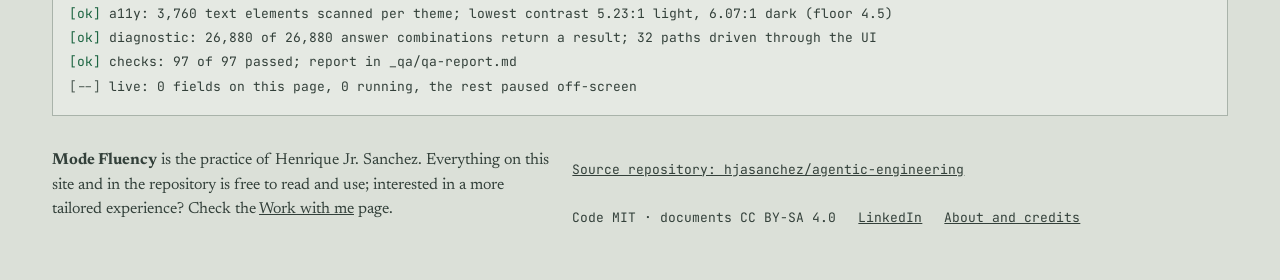
<file: docs/work.html>
<!doctype html>
<html lang="en">
<head>
<!-- @head -->
<meta charset="utf-8">
<meta name="viewport" content="width=device-width, initial-scale=1, viewport-fit=cover">
<!-- WORDMARK: the visible name comes from --brand in assets/field.css (one edit renames the practice). This <title>
     is only the no-JS and search fallback; assets/field.js rewrites it from --brand on load. -->
<title>Work with me · Mode Fluency</title>
<meta name="description" content="Work with Henrique Jr. Sanchez: a fixed-scope assessment of where your team's AI work breaks, and AI @ Workplace workshops on your own workflows. Everything on the site and in the repository is free; engagements are scoped in writing.">
<meta name="color-scheme" content="light dark">
<link rel="icon" href="assets/favicon.svg" type="image/svg+xml">
<link rel="preconnect" href="https://fonts.googleapis.com">
<link rel="preconnect" href="https://fonts.gstatic.com" crossorigin>
<link rel="stylesheet" href="https://fonts.googleapis.com/css2?family=JetBrains+Mono:wght@400..700&family=Newsreader:ital,opsz,wght@0,6..72,300..700;1,6..72,300..700&display=swap">
<link rel="stylesheet" href="assets/field.css">
<script>document.documentElement.classList.add('js');try{var t=localStorage.getItem('fieldTheme');if(t==='light'||t==='dark')document.documentElement.setAttribute('data-theme',t)}catch(e){}</script>
<script src="assets/field.js" defer></script>
<!-- /@head -->
</head>
<body data-page="work" data-title="Work with me">
<!-- @header -->
<a class="skip-link" href="#main">Skip to content</a>
<header class="site-header">
  <div class="wrap header-row">
    <a class="wordmark" href="index.html">
      <svg class="mark" viewBox="0 0 32 32" aria-hidden="true" focusable="false"><circle cx="16" cy="16" r="13" fill="none" stroke="currentColor" stroke-width="1.4"/><path d="M16 5v4M27 16h-4M16 27v-4M5 16h4" stroke="currentColor" stroke-width="1.4"/><circle cx="21" cy="11" r="2.4" class="mark-human"/><circle cx="16" cy="16" r="1.4" fill="currentColor"/></svg>
      <span class="brand-text" data-brand></span><span class="sr-only">, home</span>
    </a>
    <nav class="site-nav" aria-label="Main">
      <ul><li><a href="calculator-problem.html">Mode Confusion</a></li><li><a href="stances.html">Stances</a></li><li><a href="stack.html">Stack</a></li><li><a href="matrix.html">Matrix</a></li><li><a href="diagnose.html">Diagnose</a></li><li><a href="learn.html">Learn</a></li><li><a href="work.html" aria-current="page">Work with me</a></li><li><a href="about.html">About</a></li></ul>
    </nav>
    <a class="header-cta" href="work.html">Work with me</a>
    <button class="theme-toggle js-only" type="button" aria-label="Switch colour theme"><span class="sys" aria-hidden="true">theme:</span> <span class="theme-label">auto</span></button>
  </div>
</header>
<!-- /@header -->
<main id="main" tabindex="-1">
<header class="page-head">
  <div class="wrap">
    <p class="sys sys-line"><span class="prompt-glyph">&gt;</span> work_with_me <span class="dim">&middot; services &middot; vendor-neutral</span></p>
    <h1>Work with me</h1>
    <p class="free-line">Everything on this site and in the repository is free to read and use.</p>
    <div class="prose"><p>I take on a small number of engagements at a time: an assessment of where your team's AI work breaks, or a workshop built on your own workflows. Both are vendor-neutral. Scope and terms are agreed in writing before anything starts. Write to <a href="mailto:hello@modefluency.com">hello@modefluency.com</a> with a line about your team.</p></div>
  </div>
</header>

<section class="section" aria-labelledby="split-title" style="padding-top:36px">
  <div class="wrap">
    <p class="sys section-tag"><span class="num">§1</span> how_it_works</p>
    <h2 id="split-title">Free to use, and how we work together</h2>
    <div class="split">
      <div>
        <p class="sys">free &middot; for everyone</p>
        <h3>The material</h3>
        <ul class="clean">
          <li><a href="stack.html">The AI-Human Engineering Stack</a>, <a href="stances.html">the Fourteen Stances</a> and <a href="matrix.html">the matrix</a></li>
          <li>The Specifying Work guide and the two Stack protocol documents, in the <a href="https://github.com/hjasanchez/agentic-engineering">repository</a></li>
          <li>The <a href="learn.html">AI @ Workplace 101 to 401</a> talks and slides</li>
          <li>The <a href="diagnose.html">self-diagnostic</a> on this site</li>
          <li>Planned for the repository, also free: a downloadable diagnostic skill you run with your own agent</li>
        </ul>
      </div>
      <div>
        <p class="sys">engagement &middot; scoped in writing</p>
        <h3>Applying it to your team</h3>
        <ul class="clean">
          <li><a href="#assess-title">The <span data-brand></span> Assessment</a></li>
          <li><a href="#ws-title">AI @ Workplace workshops</a></li>
        </ul>
      </div>
    </div>
  </div>
</section>

<section class="section" aria-label="Services">
  <div class="wrap">
    <p class="sys section-tag"><span class="num">§2</span> services</p>
    <div class="ruled-grid two" style="margin-top:8px">
      <article aria-labelledby="assess-title">
        <p class="card-tag">fixed-fee diagnostic</p>
        <h2 id="assess-title" style="font-size:clamp(1.8rem,4vw,2.5rem)">The <span data-brand></span> Assessment</h2>
        <p class="sys">fixed scope &middot; about two weeks</p>
        <p>For a small or mid-sized team that already uses AI and wants to know where it breaks, and what to fix first.</p>
        <h3 style="margin-top:22px;font-size:1.25rem">What you get</h3>
        <ul class="clean">
        <li>Interviews with the people doing the work, and an inventory of your AI tools and workflows.</li>
        <li>A Stack audit: the <a href="https://github.com/hjasanchez/agentic-engineering/blob/main/AI-Human-Stack-Agent-Audit-Protocol.md">Agent Audit Protocol</a> run by an agent on your artifacts, plus my own reading, locating your binding constraint layer by layer.</li>
        <li>The <a href="matrix.html">stance-by-layer matrix</a> applied to your recurring workflows: which stances your team actually uses, and which guardrails are missing.</li>
        <li>A prioritised 90-day plan.</li>
        <li>An EU AI Act <strong>Article 4 evidence pack</strong>: a written record of your AI-literacy measures.</li>
      </ul>
      </article>
      <article aria-labelledby="ws-title">
        <p class="card-tag">training</p>
        <h2 id="ws-title" style="font-size:clamp(1.8rem,4vw,2.5rem)">AI @ Workplace workshops</h2>
        <p class="sys">remote &middot; half day or full day</p>
        <p>Remote, half day or full day. The <a href="learn.html">101 to 401</a> material, mapped onto your team's own workflows rather than generic examples. Booked on its own, or as the delivery step after an assessment.</p>
        <h3 style="margin-top:22px;font-size:1.25rem">Why not just a workshop?</h3>
        <p>Because training alone does not fix the hardest failures. Automation bias &ldquo;cannot be prevented by training or instructions&rdquo;, and complacency affects experts as well as novices (Parasuraman &amp; Manzey, <em>Human Factors</em>, 2010). The assessment installs structure: checkpoints, evaluation, a harness. The workshop teaches people to use it.</p>
      </article>
    </div>
    <p class="source-note">Scope and terms are confirmed in writing before any work begins. There are no client testimonials on this site yet because this is a new practice.</p>
  </div>
</section>

<section class="section" aria-labelledby="a4-title">
  <div class="wrap">
    <p class="sys section-tag"><span class="num">§3</span> article_4</p>
    <h2 id="a4-title">Article 4, briefly</h2>
    <div class="prose"><p>Since July 2026, Article 4 of the EU AI Act asks organisations to take measures that support their staff's AI literacy. It sets no certificate and no fixed level. The evidence pack is a plain written record of the measures you actually take, tailored to your tools and roles. It is not legal advice.</p>
    <p class="source-note">Sources: <a href="https://eur-lex.europa.eu/legal-content/EN/TXT/?uri=OJ:L_202601744">Regulation (EU) 2026/1744, OJ L, 24 July 2026</a>; <a href="https://digital-strategy.ec.europa.eu/en/faqs/ai-literacy-questions-answers">European Commission, AI Literacy Questions &amp; Answers (updated 20 October 2026)</a>.</p>
  </div>
  </div>
</section>

<section class="section" aria-labelledby="contact-title">
  <div class="wrap">
    <p class="sys section-tag"><span class="num">§4</span> contact</p>
    <h2 id="contact-title">Get in touch</h2>
    <div class="prose"><p>Send a line about your team and the task that keeps going wrong.</p></div>
    <div class="contact-list">
      <p><span class="lv">email</span> <a href="mailto:hello@modefluency.com">hello@modefluency.com</a></p>
      <p><span class="lv">linkedin</span> <a href="https://www.linkedin.com/in/henriquejsanchez">linkedin.com/in/henriquejsanchez</a></p>
      <p><span class="lv">repository</span> <a href="https://github.com/hjasanchez/agentic-engineering">github.com/hjasanchez/agentic-engineering</a></p>
    </div>
  </div>
</section>
</main>
<!-- @footer -->
<footer class="site-footer">
  <div class="wrap">
    <section class="ticker" aria-labelledby="ticker-title">
      <p class="sys ticker-head" id="ticker-title"><span class="prompt-glyph">&gt;</span> cat build.log <span class="dim">&mdash; colophon. Built by an AI agent from my written briefs; this is its own log, unedited.</span></p>
      <ol class="sys ticker-lines" id="ticker-lines">
        <li>build: 9 pages, 16 files; plain HTML, CSS and JS; frameworks 0; libraries 0; external scripts 0</li>
        <li>size: 329,226 bytes deployable, fonts excluded (budget 900,000)</li>
        <li>qa 2026-10-29: 72 headless Chromium loads (9 pages × 390/1280 × light/dark × motion on/off); console errors 0; failed requests 0; horizontal overflow 0</li>
        <li>a11y: 3,760 text elements scanned per theme; lowest contrast 5.23:1 light, 6.07:1 dark (floor 4.5)</li>
        <li>diagnostic: 26,880 of 26,880 answer combinations return a result; 32 paths driven through the UI</li>
        <li>checks: 97 of 97 passed; report in _qa/qa-report.md</li>
      </ol>
    </section>
    <div class="footer-meta">
      <p><strong data-brand></strong> is the practice of Henrique Jr. Sanchez. Everything on this site and in the repository is free to read and use; interested in a more tailored experience? Check the <a href="work.html">Work with me</a> page.</p>
      <ul class="footer-links">
        <li><a href="https://github.com/hjasanchez/agentic-engineering">Source repository: hjasanchez/agentic-engineering</a></li>
        <li>Code MIT · documents CC BY-SA 4.0</li>
        <li><a href="https://www.linkedin.com/in/henriquejsanchez">LinkedIn</a></li>
        <li><a href="about.html">About and credits</a></li>
      </ul>
    </div>
  </div>
</footer>
<!-- /@footer -->
</body>
</html>
</file>
<file: docs/assets/field.css>
/* Direction C: "The Field". Two voices: monospace = the system, serif = the human.
   Both themes. Dark is a deep green-grey field with warm-white type; light is a pale field with charcoal particles.
   The single "human" colour (sodium amber) is reserved for the pointer, the human's trail and what the human must do. */

:root {
  /* WORDMARK (final: "Mode Fluency"). The single source for the name: header, footer, inline mentions and,
     via assets/field.js (const BRAND reads this value), every document title. To rename the practice, edit this line only. */
  --brand: "Mode Fluency";

  --mono: "JetBrains Mono", ui-monospace, "SFMono-Regular", Menlo, Consolas, "Liberation Mono", monospace;
  --serif: "Newsreader", "Iowan Old Style", "Palatino Linotype", Palatino, Georgia, serif;

  /* light tokens (default) */
  --bg: #e5e9e3;
  --bg-2: #dbe0d8;
  --surface: #eef1ec;
  --line: #a9b3aa;
  --line-soft: #c7cec5;
  --ink: #121a16;
  --ink-2: #33403a;
  --dim: #4f5c55;
  --human: #8f4a00;
  --human-glow: #d07a12;
  --ok: #1d6542;
  --particle: 18, 26, 22;      /* rgb triplet for canvas */
  --particle-hi: 18, 26, 22;
  --focus: #8f4a00;
  color-scheme: light;
}

@media (prefers-color-scheme: dark) {
  :root:not([data-theme="light"]) {
    --bg: #0f1613;
    --bg-2: #131c18;
    --surface: #18221e;
    --line: #3a4a42;
    --line-soft: #26332d;
    --ink: #eee8dc;
    --ink-2: #bcc5bc;
    --dim: #94a197;
    --human: #f2b45e;
    --human-glow: #f2b45e;
    --ok: #9ad3b1;
    --particle: 214, 222, 210;
    --particle-hi: 240, 236, 226;
    --focus: #f2b45e;
    color-scheme: dark;
  }
}
:root[data-theme="dark"] {
  --bg: #0f1613;
  --bg-2: #131c18;
  --surface: #18221e;
  --line: #3a4a42;
  --line-soft: #26332d;
  --ink: #eee8dc;
  --ink-2: #bcc5bc;
  --dim: #94a197;
  --human: #f2b45e;
  --human-glow: #f2b45e;
  --ok: #9ad3b1;
  --particle: 214, 222, 210;
  --particle-hi: 240, 236, 226;
  --focus: #f2b45e;
  color-scheme: dark;
}

@property --lit {
  syntax: "<number>";
  inherits: true;
  initial-value: 0;
}

*, *::before, *::after { box-sizing: border-box; }
html { -webkit-text-size-adjust: 100%; scroll-behavior: smooth; }
body {
  margin: 0;
  background: var(--bg);
  color: var(--ink);
  font-family: var(--serif);
  font-size: 1.125rem;
  line-height: 1.55;
  font-optical-sizing: auto;
  overflow-x: clip;
  -webkit-font-smoothing: antialiased;
  text-rendering: optimizeLegibility;
}
img, svg, canvas { display: block; max-width: 100%; }
a { color: inherit; }
h1, h2, h3 { font-family: var(--serif); font-weight: 400; line-height: 1.08; margin: 0; letter-spacing: -0.01em; }
p { margin: 0; }
button { font: inherit; color: inherit; }

[data-brand]::before { content: var(--brand); }

.sys { font-family: var(--mono); font-size: 0.8125rem; line-height: 1.55; letter-spacing: 0; }
.dim { color: var(--dim); }
.num { color: var(--human); }

.wrap {
  width: 100%;
  max-width: 1240px;
  margin-inline: auto;
  padding-left: max(16px, env(safe-area-inset-left, 0px));
  padding-right: max(16px, env(safe-area-inset-right, 0px));
}
@media (min-width: 720px) {
  .wrap { padding-left: max(32px, env(safe-area-inset-left, 0px)); padding-right: max(32px, env(safe-area-inset-right, 0px)); }
}

.skip-link {
  position: absolute; left: 16px; top: -100px; z-index: 100;
  background: var(--ink); color: var(--bg); padding: 10px 14px; font-family: var(--mono); font-size: 0.875rem;
}
.skip-link:focus { top: 12px; }
:focus-visible { outline: 2px solid var(--focus); outline-offset: 3px; }
main:focus { outline: none; }

/* ---------- header ---------- */
.site-header {
  position: sticky; top: 0; z-index: 20;
  background: color-mix(in srgb, var(--bg) 86%, transparent);
  -webkit-backdrop-filter: blur(10px); backdrop-filter: blur(10px);
  border-bottom: 1px solid var(--line-soft);
}
.header-row { display: flex; align-items: center; gap: 16px; min-height: 60px; }
.wordmark { display: inline-flex; align-items: center; gap: 10px; text-decoration: none; font-family: var(--mono); font-weight: 600; font-size: 0.9375rem; letter-spacing: 0.02em; min-height: 44px; }
.mark { width: 26px; height: 26px; color: var(--ink); }
.mark-human { fill: var(--human-glow); }
.site-nav { margin-left: auto; }
.site-nav ul { list-style: none; margin: 0; padding: 0; display: flex; gap: 2px; }
.site-nav a { display: block; padding: 10px 9px; font-family: var(--mono); font-size: 0.75rem; text-decoration: none; color: var(--ink-2); border-radius: 2px; white-space: nowrap; }
.site-nav a:hover { color: var(--ink); background: var(--bg-2); }
.site-nav a[aria-current="page"] { color: var(--ink); box-shadow: inset 0 -2px 0 var(--human); }
.theme-toggle {
  border: 1px solid var(--line); background: transparent; padding: 0 12px; min-height: 44px; min-width: 44px;
  font-family: var(--mono); font-size: 0.75rem; cursor: pointer; color: var(--ink); border-radius: 2px; white-space: nowrap;
}
.theme-toggle .sys { font-size: inherit; color: var(--dim); }
.theme-toggle:hover { border-color: var(--ink); }
@media (max-width: 1100px) {
  .header-row { flex-wrap: wrap; row-gap: 0; }
  .theme-toggle { margin-left: auto; }
  .site-nav { order: 3; flex: 1 0 100%; margin: 0 calc(-1 * max(16px, env(safe-area-inset-left, 0px))); overflow-x: auto; scrollbar-width: none; border-top: 1px solid var(--line-soft); }
  .site-nav::-webkit-scrollbar { display: none; }
  .site-nav ul { padding: 0 max(16px, env(safe-area-inset-left, 0px)); width: max-content; }
  .site-nav a { padding: 12px 10px; }
}
@media (max-width: 1100px) and (min-width: 720px) { .site-nav { margin: 0 calc(-1 * max(32px, env(safe-area-inset-left, 0px))); } .site-nav ul { padding: 0 max(32px, env(safe-area-inset-left, 0px)); } }

/* ---------- hero ---------- */
.hero { position: relative; isolation: isolate; overflow: hidden; border-bottom: 1px solid var(--line-soft); }
.field-canvas { position: absolute; inset: 0; width: 100%; height: 100%; z-index: -1; touch-action: pan-y; }
.hero-grid { display: grid; gap: 28px; padding-top: 36px; padding-bottom: 40px; align-items: center; }
@media (min-width: 960px) {
  .hero-grid { grid-template-columns: minmax(0, 1.05fr) minmax(0, 0.95fr); gap: 48px; min-height: min(calc(100svh - 61px), 860px); padding-top: 48px; padding-bottom: 56px; }
}
.hero-copy { position: relative; max-width: 38rem; }
.sys-line { color: var(--ink-2); margin-bottom: 22px; }
.prompt-glyph { color: var(--human); }
.eyebrow { font-family: var(--mono); font-size: 0.75rem; letter-spacing: 0.08em; text-transform: uppercase; color: var(--dim); margin-bottom: 14px; }
h1 { font-size: clamp(2.75rem, 9vw, 5.6rem); font-weight: 350; letter-spacing: -0.025em; line-height: 0.98; font-variation-settings: "opsz" 72; }
.lede { font-size: clamp(1.3rem, 2.6vw, 1.7rem); line-height: 1.32; margin-top: 22px; font-style: italic; font-weight: 380; color: var(--ink); max-width: 30em; }
.prose { color: var(--ink-2); max-width: 38em; margin-top: 18px; }
.hero .prose { font-size: 1.0625rem; }
.actions { display: flex; flex-wrap: wrap; gap: 12px; margin-top: 28px; }

/* three doors: learn / find your stance / go deeper, directly under the hero copy (static, no motion) */
.doors ol { list-style: none; margin: 0; padding: 0; display: grid; border-top: 1px solid var(--line); border-bottom: 1px solid var(--line-soft); background: color-mix(in srgb, var(--bg) 90%, transparent); }
.door { display: flex; flex-direction: column; align-items: flex-start; padding: 16px 16px 2px; }
.door + .door { border-top: 1px solid var(--line-soft); }
.door-tag { color: var(--ink-2); }
.door-tag .num { margin-right: 6px; }
.door-say { color: var(--ink); margin-top: 6px; font-size: 1.0625rem; line-height: 1.45; flex: 1; }
@media (min-width: 720px) {
  .doors ol { grid-template-columns: repeat(3, minmax(0, 1fr)); }
  .door + .door { border-top: 0; border-left: 1px solid var(--line-soft); }
}
@media (min-width: 960px) {
  .hero-grid { grid-template-rows: 1fr auto; row-gap: 32px; }
  .hero-copy { grid-column: 1; grid-row: 1; }
  .compass-col { grid-column: 2; grid-row: 1; }
  .doors { grid-column: 1 / -1; grid-row: 2; }
}

/* commands: buttons are typed commands with a caret that blinks on focus */
.cmd {
  --caret: 0;
  display: inline-flex; align-items: center; gap: 10px; min-height: 48px; padding: 0 18px;
  font-family: var(--mono); font-size: 0.875rem; text-decoration: none;
  background: var(--ink); color: var(--bg); border: 1px solid var(--ink); border-radius: 2px;
  transition: background-color .2s, color .2s;
}
.cmd .cmd-glyph { color: inherit; opacity: 0.75; }
.cmd::after { content: ""; width: 0.6em; height: 1.1em; background: currentColor; opacity: 0; transform: translateY(1px); }
.cmd:hover::after, .cmd:focus-visible::after { animation: caret 1.05s steps(1) infinite; }
.cmd-ghost { background: transparent; color: var(--ink); border-color: var(--line); }
.cmd-ghost:hover { border-color: var(--ink); }
.cmd:not(.cmd-ghost):hover { background: color-mix(in srgb, var(--ink) 88%, var(--human)); }
@keyframes caret { 0% { opacity: 1; } 50% { opacity: 0; } }

/* compass instrument */
.compass-col { display: grid; justify-items: center; gap: 10px; }
.compass-slot { position: relative; width: min(100%, 470px); aspect-ratio: 1; }
.compass-axes { position: absolute; inset: 0; }
.axis-btn {
  position: absolute; min-height: 44px; min-width: 44px; padding: 0 10px; border: 1px solid transparent; border-radius: 2px;
  background: color-mix(in srgb, var(--bg) 70%, transparent); cursor: pointer;
  font-family: var(--mono); font-size: 0.75rem; letter-spacing: 0.14em; text-transform: uppercase; color: var(--ink-2);
  transition: color .25s, border-color .25s, background-color .25s;
}
.axis-btn:hover { color: var(--ink); border-color: var(--line); }
.axis-btn[aria-checked="true"] { color: var(--ink); border-color: var(--human); background: var(--bg); }
.axis-btn[aria-checked="true"]::before { content: "\25B8 "; color: var(--human); }
.axis-n { left: 50%; top: 0; transform: translateX(-50%); }
.axis-s { left: 50%; bottom: 0; transform: translateX(-50%); }
.axis-e { right: 0; top: 50%; transform: translateY(-50%); }
.axis-w { left: 0; top: 50%; transform: translateY(-50%); }
.compass-readout { color: var(--ink-2); text-align: center; min-height: 1.6em; background: color-mix(in srgb, var(--bg) 75%, transparent); padding: 2px 8px; }
#needle-axis { color: var(--human); }

/* ---------- sections ---------- */
.section { padding-block: clamp(56px, 9vw, 112px); border-bottom: 1px solid var(--line-soft); }
.section-tag { color: var(--dim); margin-bottom: 14px; }
.section-tag .num { margin-right: 8px; }
h2 { font-size: clamp(2rem, 5.2vw, 3.4rem); font-weight: 360; letter-spacing: -0.02em; max-width: 18em; }
h3 { font-size: 1.5rem; font-weight: 450; }
.more { display: inline-block; padding-block: 12px; line-height: 1.5; font-family: var(--mono); font-size: 0.8125rem; color: var(--ink); text-decoration: underline; text-decoration-color: var(--line); text-underline-offset: 4px; }
.more:hover { text-decoration-color: var(--human); }

/* §1 axes */
.axis-list { list-style: none; padding: 0; margin: 40px 0 0; display: grid; gap: 0; border-top: 1px solid var(--line); }
.axis-row { position: relative; padding: 22px 0 20px; border-bottom: 1px solid var(--line-soft); transition: background-color .35s; }
.axis-row::before { content: ""; position: absolute; left: 0; right: 0; top: -1px; height: 2px; background: var(--human); transform: scaleX(0); transform-origin: left; transition: transform .45s cubic-bezier(.2,.7,.2,1); }
.axis-row.is-active::before { transform: scaleX(1); }
.axis-meta { color: var(--dim); }
.axis-row h3 { margin-top: 8px; font-size: 1.875rem; }
.axis-q { font-style: italic; margin-top: 6px; color: var(--ink); font-size: 1.1875rem; }
.modes { color: var(--ink-2); margin-top: 12px; }
@media (min-width: 900px) {
  .axis-list { grid-template-columns: repeat(4, minmax(0, 1fr)); border-bottom: 1px solid var(--line-soft); }
  .axis-row { padding: 26px 22px 22px; border-bottom: 0; border-left: 1px solid var(--line-soft); }
  .axis-row:first-child { border-left: 0; padding-left: 0; }
  .axis-row.is-active { background: linear-gradient(var(--surface), transparent 85%); }
}

/* §2 stance rig */
.stance-rig { margin-top: 36px; display: grid; gap: 16px; }
.stance-picker { display: flex; flex-wrap: wrap; gap: 6px; }
.stance-btn {
  min-height: 44px; padding: 0 14px; border: 1px solid var(--line); border-radius: 2px; background: transparent; cursor: pointer;
  font-family: var(--mono); font-size: 0.8125rem; color: var(--ink-2);
}
.stance-btn:hover { color: var(--ink); border-color: var(--ink-2); }
.stance-btn[aria-checked="true"] { background: var(--ink); color: var(--bg); border-color: var(--ink); }
.stance-stage { position: relative; aspect-ratio: 4 / 3; border: 1px solid var(--line); background: var(--bg-2); overflow: hidden; }
.stage-canvas { position: absolute; inset: 0; width: 100%; height: 100%; touch-action: pan-y; cursor: crosshair; }
.stage-hud, .stage-hint { position: absolute; left: 12px; color: var(--ink-2); background: color-mix(in srgb, var(--bg-2) 80%, transparent); padding: 2px 6px; pointer-events: none; }
.stage-hud { top: 10px; }
.stage-hint { bottom: 10px; color: var(--dim); font-size: 0.75rem; }
.syslog { border: 1px solid var(--line); background: var(--surface); padding: 14px 16px; min-height: 12em; }
.log-line { display: grid; grid-template-columns: 6.2em 1fr; gap: 8px; padding: 3px 0; color: var(--ink); }
.log-line .lv { color: var(--dim); }
.log-line .lv::before { content: "["; } .log-line .lv::after { content: "]"; }
.log-line.warn { color: var(--human); }
.log-line.ok { color: var(--ok); }
.log-line.typing::after { content: ""; display: inline-block; width: .55em; height: 1em; background: currentColor; vertical-align: -2px; margin-left: 2px; animation: caret 1s steps(1) infinite; }
@media (min-width: 960px) {
  .stance-rig { grid-template-columns: minmax(0, 1.6fr) minmax(0, 1fr); grid-template-rows: auto 1fr; }
  .stance-picker { grid-column: 1 / -1; }
  .stance-stage { aspect-ratio: 16 / 10; }
  .syslog { align-self: stretch; }
}

/* §3 circuit */
.circuit { position: relative; margin-top: 40px; display: grid; grid-template-columns: minmax(0, 1fr) minmax(56px, 1.1fr) minmax(0, 1fr); }
.wires { position: absolute; inset: 0; width: 100%; height: 100%; overflow: visible; pointer-events: none; }
.col ul { list-style: none; margin: 0; padding: 0; }
.col-stances { grid-column: 1; }
.col-layers { grid-column: 3; display: flex; flex-direction: column; }
.col-layers ul { flex: 1; display: flex; flex-direction: column; justify-content: space-around; }
.col-head { color: var(--dim); margin-bottom: 10px; text-transform: uppercase; letter-spacing: .12em; font-size: .6875rem; }
.col-stances .col-head { text-align: right; }
.col-stances li + li { margin-top: 4px; }
.node {
  --lit: 0;
  width: 100%; min-height: 40px; padding: 4px 10px; border: 1px solid var(--line); border-radius: 2px; cursor: pointer;
  background: var(--bg); color: var(--ink); font-family: var(--mono); font-size: 0.8125rem; text-align: left; line-height: 1.25;
  transition: --lit .35s, border-color .25s, color .25s;
  box-shadow: inset 3px 0 0 color-mix(in srgb, var(--human) calc(var(--lit) * 100%), transparent);
}
.s-node { text-align: right; box-shadow: inset -3px 0 0 color-mix(in srgb, var(--human) calc(var(--lit) * 100%), transparent); }
.node.lit { --lit: 1; border-color: var(--human); }
.node.on { --lit: 1; border-color: var(--human); background: var(--surface); }
.l-node { min-height: 52px; display: flex; flex-direction: column; justify-content: center; }
.l-sub { display: block; color: var(--dim); font-size: 0.6875rem; }
.l-node.meta { border-style: dashed; }
.wires path { fill: none; stroke: var(--line); stroke-width: 1.25; transition: stroke .25s, opacity .25s; }
.wires path.hot { stroke: var(--human-glow); stroke-width: 2; }
.wires .pad { fill: var(--bg); stroke: var(--line); stroke-width: 1.25; }
.wires .pad.hot { stroke: var(--human-glow); fill: var(--human-glow); }
.wires .pulse { fill: var(--human-glow); }
.wires .stub-label { font-family: var(--mono); font-size: 10px; fill: var(--dim); }
.circuit.dim-others .wires path:not(.hot) { opacity: .35; }
.circuit-readout { margin-top: 28px; border-top: 1px solid var(--line); padding-top: 18px; }
.cr-path { font-size: .9375rem; color: var(--ink); }
#cr-layer { color: var(--human); }
.cr-grid { display: grid; gap: 16px; margin: 14px 0 6px; }
.cr-grid dt { color: var(--dim); }
.cr-grid dd { margin: 4px 0 0; color: var(--ink); }
@media (min-width: 900px) {
  .circuit { grid-template-columns: minmax(0, 0.9fr) minmax(120px, 1.3fr) minmax(0, 0.9fr); max-width: 980px; }
  .cr-grid { grid-template-columns: 1fr 1.2fr 1.6fr; }
}
@media (max-width: 480px) { .node { font-size: 0.75rem; padding: 4px 7px; } .l-sub { display: none; } }

/* §4 paths */
.path-grid { display: grid; gap: 0; margin-top: 36px; border-top: 1px solid var(--line); }
.path { padding: 24px 0; border-bottom: 1px solid var(--line-soft); }
.path-who { color: var(--human); margin-bottom: 10px; }
.path h3 { font-size: 1.4rem; max-width: 20em; }
.path p:not(.sys) { color: var(--ink-2); margin-top: 12px; }
.path .links { display: flex; flex-direction: column; margin-top: 8px !important; }
@media (min-width: 900px) {
  .path-grid { grid-template-columns: repeat(3, minmax(0, 1fr)); border-bottom: 1px solid var(--line-soft); }
  .path { padding: 28px 24px 24px; border-bottom: 0; border-left: 1px solid var(--line-soft); }
  .path:first-child { border-left: 0; padding-left: 0; }
}

/* §5/6 offer */
.offer-grid { display: grid; gap: 56px; }
@media (min-width: 900px) { .offer-grid { grid-template-columns: 1fr 1fr; gap: 72px; } }
.svc { padding: 18px 0; border-top: 1px solid var(--line-soft); }
.offer-block h2 { margin-bottom: 18px; }
.svc h3 { font-size: 1.35rem; }
.svc p:not(.sys) { color: var(--ink-2); margin-top: 8px; }
.price { color: var(--human); margin-top: 10px; }
.offer-block .cmd { margin-top: 18px; }
.essay blockquote { margin: 0; padding: 18px 0 18px 20px; border-left: 2px solid var(--human); }
.essay blockquote p { font-size: clamp(1.3rem, 2.4vw, 1.65rem); font-style: italic; line-height: 1.32; font-weight: 380; }
.essay blockquote footer { color: var(--dim); margin-top: 10px; }
.essay > p { color: var(--ink-2); margin-top: 16px; }

/* footer + ticker */
.site-footer { padding-block: 48px 40px; background: var(--bg-2); }
.ticker { border: 1px solid var(--line); background: var(--bg); padding: 16px; overflow: hidden; }
.ticker-head { color: var(--ink); }
.ticker-lines { list-style: none; margin: 12px 0 0; padding: 0; color: var(--ink-2); }
.ticker-lines li { padding: 2px 0; overflow-wrap: anywhere; }
.ticker-lines li::before { content: "[ok] "; color: var(--ok); }
.ticker-lines li.info::before { content: "[--] "; color: var(--dim); }
.ticker-lines li.typing::after { content: ""; display: inline-block; width: .55em; height: 1em; background: currentColor; vertical-align: -2px; margin-left: 2px; animation: caret 1s steps(1) infinite; }
.footer-meta { margin-top: 32px; display: grid; gap: 16px; color: var(--ink-2); font-size: 1rem; }
.footer-links { list-style: none; margin: 0; padding: 0; display: flex; flex-wrap: wrap; gap: 4px 22px; font-family: var(--mono); font-size: 0.8125rem; }
.footer-links a, .footer-links li { min-height: 44px; display: inline-flex; align-items: center; }
@media (min-width: 900px) { .footer-meta { grid-template-columns: 1fr 1.3fr; } }

/* scroll-driven = enhancement only (unsupported in Firefox as of 2026-10): a few px of slide on section tags; without it every tag sits in place, fully visible. */
@supports (animation-timeline: scroll()) and (animation-timeline: view()) {
  @media (prefers-reduced-motion: no-preference) {
    .section-tag { animation: tag-in linear both; animation-timeline: view(); animation-range: entry 0% entry 60%; }
    @keyframes tag-in { from { transform: translateX(-14px); } to { transform: none; } }
  }
}

@media (prefers-reduced-motion: reduce) {
  html { scroll-behavior: auto; }
  *, *::before, *::after { animation: none !important; transition: none !important; }
}

/* =====================================================================================================
   FULL SITE (W3): shared page furniture and the eight inner pages. Same tokens, same two voices.
   ===================================================================================================== */
.sr-only { position: absolute !important; width: 1px; height: 1px; overflow: hidden; clip: rect(0 0 0 0); white-space: nowrap; }
html:not(.js) .js-only { display: none !important; }
html.js .no-js-only { display: none !important; }

/* page head: the system line, the human title */
.page-head { padding-block: clamp(40px, 7vw, 88px) clamp(28px, 4vw, 48px); border-bottom: 1px solid var(--line-soft); }
.page-head h1 { font-size: clamp(2.5rem, 7.4vw, 4.6rem); max-width: 14em; }
.page-head .lede { max-width: 32em; }
.page-head .prose { max-width: 40em; }
.page-head .sys-line { margin-bottom: 18px; }
.section-head { margin-bottom: 8px; }
.source-note { font-family: var(--mono); font-size: 0.75rem; line-height: 1.6; color: var(--dim); margin-top: 18px; max-width: 60em; }
.source-note a, .prose a, .card-body a, .facts a, td a { color: var(--ink); text-decoration-color: var(--line); text-underline-offset: 3px; }
.source-note a:hover, .prose a:hover, .facts a:hover { text-decoration-color: var(--human); }
.prose p + p, .prose p + ul, .prose ul + p, .prose p + ol { margin-top: 1em; }
.prose h3 { margin-top: 1.6em; }
.clean { list-style: none; padding: 0; margin: 0; }
.clean li { padding: 8px 0 8px 18px; position: relative; }
.clean li::before { content: "\2192"; position: absolute; left: 0; color: var(--human); font-family: var(--mono); font-size: 0.8em; top: 0.75em; }
.tag { display: inline-block; font-family: var(--mono); font-size: 0.6875rem; letter-spacing: .04em; padding: 3px 7px; border: 1px solid var(--line); border-radius: 2px; color: var(--ink-2); margin: 0 6px 6px 0; }
.tag.hot { border-color: var(--human); color: var(--ink); }
.facts { margin: 14px 0 0; display: grid; gap: 12px; }
.facts dt { font-family: var(--mono); font-size: 0.75rem; color: var(--dim); text-transform: lowercase; }
.facts dt::before { content: "["; } .facts dt::after { content: "]"; }
.facts dd { margin: 2px 0 0; color: var(--ink); }
.rulebox { margin-top: 16px; padding: 12px 14px; border: 1px solid var(--line); border-left: 2px solid var(--ok); background: var(--surface); }
.rulebox .sys { color: var(--ok); }
.rulebox p:not(.sys) { margin-top: 4px; }
.aside-line { font-size: 1rem; color: var(--ink-2); margin-top: 10px; font-style: italic; }
.alias { font-size: 0.6em; color: var(--dim); font-family: var(--mono); letter-spacing: 0; vertical-align: middle; }

/* chips (filters) */
.filters { display: grid; gap: 14px; margin-top: 28px; }
.filter-group { display: flex; flex-wrap: wrap; gap: 6px; align-items: center; }
.filter-group .label { font-family: var(--mono); font-size: 0.75rem; color: var(--dim); width: 100%; }
.chip { min-height: 40px; padding: 0 12px; border: 1px solid var(--line); border-radius: 2px; background: transparent; cursor: pointer; font-family: var(--mono); font-size: 0.75rem; color: var(--ink-2); }
.chip:hover { color: var(--ink); border-color: var(--ink-2); }
.chip[aria-pressed="true"] { background: var(--ink); color: var(--bg); border-color: var(--ink); }
.status { font-family: var(--mono); font-size: 0.8125rem; color: var(--ink-2); margin-top: 16px; }
.callout { border: 1px dashed var(--line); padding: 14px 16px; margin-top: 18px; font-family: var(--mono); font-size: 0.875rem; color: var(--ink-2); }

/* tables */
.table-wrap { overflow-x: auto; margin-top: 22px; border: 1px solid var(--line); background: var(--surface); }
table.data { border-collapse: collapse; width: 100%; font-size: 0.9375rem; }
table.data caption { text-align: left; font-family: var(--mono); font-size: 0.75rem; color: var(--dim); padding: 10px 12px; caption-side: top; }
table.data th, table.data td { text-align: left; vertical-align: top; padding: 10px 12px; border-top: 1px solid var(--line-soft); }
table.data thead th { font-family: var(--mono); font-weight: 500; font-size: 0.75rem; color: var(--dim); border-top: 0; }
table.data tbody th { font-weight: 600; }
@media (max-width: 720px) {
  table.stack-on-mobile, table.stack-on-mobile tbody, table.stack-on-mobile tr, table.stack-on-mobile td, table.stack-on-mobile th { display: block; width: 100%; }
  table.stack-on-mobile thead { position: absolute; width: 1px; height: 1px; overflow: hidden; clip: rect(0 0 0 0); }
  table.stack-on-mobile tr { border-top: 1px solid var(--line); padding: 8px 0; }
  table.stack-on-mobile td, table.stack-on-mobile th { border: 0; padding: 4px 12px; }
  table.stack-on-mobile td[data-label]::before { content: attr(data-label); display: block; font-family: var(--mono); font-size: 0.6875rem; color: var(--dim); }
}

/* generic grids and cards in C's ruled style (rules, not boxes) */
.ruled-grid { display: grid; gap: 0; margin-top: 32px; border-top: 1px solid var(--line); }
.ruled-grid > * { padding: 24px 0; border-bottom: 1px solid var(--line-soft); min-width: 0; }
@media (min-width: 900px) {
  .ruled-grid.two { grid-template-columns: repeat(2, minmax(0, 1fr)); }
  .ruled-grid.two > * { padding: 28px 28px 28px 0; }
  .ruled-grid.two > :nth-child(2n) { padding: 28px 0 28px 28px; border-left: 1px solid var(--line-soft); }
  .ruled-grid.four { grid-template-columns: repeat(4, minmax(0, 1fr)); }
  .ruled-grid.four > * { padding: 26px 20px; border-left: 1px solid var(--line-soft); }
  .ruled-grid.four > :first-child { border-left: 0; padding-left: 0; }
}
.card-tag { font-family: var(--mono); font-size: 0.75rem; color: var(--dim); margin-bottom: 8px; }
.card-tag .num { margin-right: 6px; }
.ruled-grid h3 { font-size: 1.5rem; }
.ruled-grid p:not(.sys):not(.card-tag) { color: var(--ink-2); margin-top: 10px; }
.q-line { font-style: italic; color: var(--ink) !important; font-size: 1.1875rem; margin-top: 6px !important; }

/* ---------- essay: two voices ---------- */
.read-strip { position: sticky; top: 61px; z-index: 15; height: 40px; border-bottom: 1px solid var(--line-soft); background: var(--bg); }
.read-strip canvas { position: absolute; inset: 0; width: 100%; height: 100%; touch-action: pan-y; }
html:not(.js) .read-strip { display: none; }
.essay { padding-block: clamp(36px, 6vw, 72px) 24px; }
.essay-body { max-width: 40rem; font-size: 1.1875rem; line-height: 1.62; }
.essay-body > p, .essay-body > ul, .essay-body > blockquote { margin: 0 0 1.05em; }
.essay-body h2 { font-size: clamp(1.6rem, 3.6vw, 2.2rem); margin: 1.9em 0 0.6em; }
.essay-body h2 .sys { display: block; color: var(--dim); font-size: 0.75rem; margin-bottom: 6px; letter-spacing: 0; }
.essay-body blockquote { margin-left: 0; padding: 6px 0 6px 20px; border-left: 2px solid var(--human); }
.essay-body blockquote p { font-size: clamp(1.3rem, 2.4vw, 1.55rem); font-style: italic; line-height: 1.35; }
.essay-body blockquote cite { display: block; font-style: normal; font-family: var(--mono); font-size: 0.75rem; color: var(--dim); margin-top: 8px; }
.essay-body sup a { font-family: var(--mono); font-size: 0.6875rem; color: var(--human); text-decoration: none; padding: 0 1px; }
.essay-body .clean li { padding-left: 20px; }
.note { display: block; font-family: var(--mono); font-size: 0.75rem; line-height: 1.55; color: var(--ink-2); border-left: 1px solid var(--line); padding: 6px 0 6px 12px; margin: -0.4em 0 1.2em; }
.note .lv { color: var(--dim); }
.note.log .lv { color: var(--human); }
.note a { color: var(--ink); text-underline-offset: 2px; }
@media (min-width: 1080px) {
  .essay-body { max-width: calc(40rem + 56px + 17rem); }
  .essay-body > * { max-width: 40rem; }
  .essay-body > .para { max-width: none; display: grid; grid-template-columns: minmax(0, 40rem) 17rem; column-gap: 56px; grid-auto-rows: min-content; align-items: start; }
  .para > :not(.note) { grid-column: 1; grid-row: 1 / span 6; margin: 0 0 1.05em; }
  .para > .note { grid-column: 2; margin: 0.35em 0 0.7em; }
}
@media (max-width: 1079px) { .para > p, .para > ul { margin: 0 0 1.05em; } }
.essay-actions { display: flex; flex-wrap: wrap; gap: 12px; margin: 28px 0 8px; }
.sources { font-family: var(--mono); font-size: 0.8125rem; line-height: 1.6; color: var(--ink-2); padding-left: 2.2em; max-width: 56rem; }
.sources li { padding: 6px 0; overflow-wrap: anywhere; }
.sources li::marker { color: var(--human); }
.sources a { color: var(--ink); }
.sources li:target { background: var(--surface); outline: 1px solid var(--human); }

/* ---------- stances: fourteen cards with live fields ---------- */
.stance-grid { display: grid; gap: 0; margin-top: 18px; border-top: 1px solid var(--line); }
.stance-card { padding: 26px 0 28px; border-bottom: 1px solid var(--line-soft); min-width: 0; scroll-margin-top: 120px; }
.stance-card[hidden] { display: none; }
@media (min-width: 900px) {
  .stance-grid { grid-template-columns: repeat(2, minmax(0, 1fr)); }
  .stance-card:nth-child(odd) { padding-right: 28px; }
  .stance-card:nth-child(even) { padding-left: 28px; border-left: 1px solid var(--line-soft); }
}
.sc-top { display: flex; justify-content: space-between; gap: 12px; align-items: baseline; flex-wrap: wrap; }
.sc-top h3 { font-size: 2rem; }
.sc-num { color: var(--dim); }
.sc-tags { margin-top: 10px; }
.sc-stage { position: relative; margin-top: 14px; aspect-ratio: 16 / 7; border: 1px solid var(--line); background: var(--bg-2); overflow: hidden; }
.sc-stage canvas { position: absolute; inset: 0; width: 100%; height: 100%; touch-action: pan-y; cursor: crosshair; }
.sc-hud { position: absolute; left: 8px; top: 6px; right: 8px; color: var(--ink-2); font-size: 0.6875rem; background: color-mix(in srgb, var(--bg-2) 82%, transparent); padding: 1px 5px; pointer-events: none; width: fit-content; max-width: calc(100% - 16px); }
.sc-field { margin-top: 8px; color: var(--dim); font-size: 0.75rem; }
.sc-field .lv { color: var(--human); }
html:not(.js) .sc-stage { display: none; }
.meta-table td, .meta-table th { width: 50%; }

/* ---------- stack: the system diagram (W13, after the published figure) ----------
   Static HTML + CSS, correct with JS off. Grid columns: evaluation bar | layers | re-entry rail [| key, wide only].
   Rows: final output | harness label | stack | user | key (narrow). The harness is a dashed frame around rows 2-3, cols 1-3.
   --i on each .sd-row is its step up the pyramid: the eval link and the right gutter both grow by --st, so the node
   narrows symmetrically and its centre (the dependency spine) stays put. */
.stackdiag { margin-top: 36px; max-width: 1060px; --evw: 48px; --rw: 16px; --cg: 8px; --fp: 10px; --st: 9px; --lk: 6px; --lg: 16px; --ah: 7px; }
.sd-fig { display: grid; grid-template-columns: var(--evw) minmax(0, 1fr) var(--rw); column-gap: var(--cg); padding: 0 var(--fp); }
.sd-fig p { margin: 0; }
.sd-out { grid-row: 1; grid-column: 2; justify-self: center; padding: 10px 22px; border: 1.5px solid var(--ink-2); border-radius: 50%; background: var(--surface); color: var(--ink); text-align: center; white-space: nowrap; }
.sd-frame { grid-row: 2 / 4; grid-column: 1 / 4; margin: 18px calc(-1 * var(--fp)) calc(-1 * var(--fp)); border: 1.5px dashed var(--dim); border-radius: 3px; }
.sd-up-out { grid-row: 2; grid-column: 2; justify-self: center; }
.sd-hlabel { grid-row: 2; grid-column: 2 / 4; justify-self: end; display: flex; flex-direction: column; align-items: flex-end; text-align: right; padding: 26px 0 12px; }
.sd-ht { font-size: 1.05rem; line-height: 1.2; color: var(--ink); }
.sd-hq { font-size: 0.75rem; color: var(--ink-2); }
.sd-evalbar { grid-row: 3; grid-column: 1; display: flex; align-items: center; justify-content: center; gap: 2px; padding: 10px 0; border: 1.5px solid var(--ok); border-radius: 4px; background: var(--surface); }
.sd-evalbar > span { writing-mode: vertical-rl; transform: rotate(180deg); white-space: nowrap; }
.sd-evt { font-size: 1.05rem; line-height: 1.2; color: var(--ink); }
.sd-evq { font-size: 0.6875rem; line-height: 1.3; color: var(--ink-2); }
.sd-layers { grid-row: 3; grid-column: 2; align-self: start; display: flex; flex-direction: column-reverse; gap: var(--lg); }
.sd-row { --in: calc(var(--lk) + var(--i) * var(--st)); position: relative; display: flex; }
.sd-link { position: relative; flex: none; width: calc(var(--cg) + var(--in)); margin-left: calc(-1 * var(--cg)); }
.sd-re { position: relative; flex: none; width: calc(var(--in) + var(--cg) + var(--rw) / 2); margin-right: calc(-1 * (var(--cg) + var(--rw) / 2)); }
.sd-node { flex: 1 1 auto; min-width: 0; padding: 9px 8px 10px; border: 1px solid var(--dim); background: var(--surface); text-align: center; }
.sd-name { font-size: 1.05rem; line-height: 1.2; color: var(--ink); }
.sd-lnum { font-family: var(--mono); font-size: 0.6875rem; color: var(--human); vertical-align: 0.12em; }
.sd-eng { display: none; }
.sd-node .sd-q { margin-top: 3px; font-style: italic; font-size: 0.9375rem; line-height: 1.3; color: var(--ink); }
.sd-meta { display: none; margin-top: 6px; font-size: 0.6875rem; line-height: 1.45; color: var(--ink-2); }
.sd-meta .lv { color: var(--dim); }
.sd-rail { grid-row: 3 / 5; grid-column: 3; justify-self: center; width: 0; margin: 22px 0 17px; border-left: 1.5px dashed var(--ink-2); }
.sd-fig .sd-user { grid-row: 4; grid-column: 1; position: relative; height: 34px; margin-top: calc(var(--fp) + 26px); display: grid; place-items: center; border: 1.5px solid var(--ink-2); border-radius: 50%; background: var(--surface); color: var(--ink); }
.sd-user .sd-a-up { top: auto; bottom: 100%; height: 26px; left: calc(50% - 4.5px); }
.sd-ulink { grid-row: 4; grid-column: 2; position: relative; }
.sd-ulink .sd-a-up { bottom: 16.25px; left: calc(50% - 4.5px); }
.sd-hl, .sd-hd { position: absolute; bottom: 16.25px; height: 0; }
.sd-hl { left: calc(-1 * var(--cg)); right: 50%; border-top: 1.5px solid var(--ink-2); }
.sd-hd { left: 50%; right: calc(-1 * (var(--cg) + var(--rw) / 2)); border-top: 1.5px dashed var(--ink-2); }
.sd-key { grid-row: 5; grid-column: 1 / -1; list-style: none; margin: 24px calc(-1 * var(--fp)) 0; padding: 0; display: grid; gap: 8px; color: var(--ink-2); }
.sd-key li { display: grid; grid-template-columns: 30px minmax(0, 1fr); gap: 10px; align-items: center; margin: 0; }
.sd-k { position: relative; height: 20px; }
.sd-k .sd-a-r, .sd-k .sd-a-l { top: 5.5px; }
.sd-k-ev .sd-a-r { top: 1px; }
.sd-k-ev .sd-a-l { top: 10px; }
.sd-k .sd-a-up { left: 10px; }
.sd-more { margin-top: 14px; color: var(--ink-2); }
/* arrows: one element each, shaft + head cut with clip-path; --c is the colour; .sd-dash makes the shaft dashed */
.sd-a { --c: var(--ink-2); position: absolute; display: block; background: var(--c); }
.sd-a-r, .sd-a-l { left: 0; right: 0; height: 9px; }
.sd-a-r { clip-path: polygon(0 calc(50% - .75px), calc(100% - var(--ah)) calc(50% - .75px), calc(100% - var(--ah)) 0, 100% 50%, calc(100% - var(--ah)) 100%, calc(100% - var(--ah)) calc(50% + .75px), 0 calc(50% + .75px)); }
.sd-a-l { clip-path: polygon(100% calc(50% - .75px), var(--ah) calc(50% - .75px), var(--ah) 0, 0 50%, var(--ah) 100%, var(--ah) calc(50% + .75px), 100% calc(50% + .75px)); }
.sd-a-up { top: 0; bottom: 0; left: 0; width: 9px; clip-path: polygon(calc(50% - .75px) 100%, calc(50% - .75px) var(--ah), 0 var(--ah), 50% 0, 100% var(--ah), calc(50% + .75px) var(--ah), calc(50% + .75px) 100%); }
.sd-a-l.sd-dash { background: linear-gradient(var(--c), var(--c)) left / var(--ah) 100% no-repeat, repeating-linear-gradient(to left, var(--c) 0 5px, transparent 5px 9px); }
.sd-a-up.sd-dash { background: linear-gradient(var(--c), var(--c)) top / 100% var(--ah) no-repeat, repeating-linear-gradient(to top, var(--c) 0 5px, transparent 5px 9px); }
.sd-link .sd-a, .sd-k-ev .sd-a { --c: var(--ok); }
.sd-link .sd-a-r { top: calc(50% - 11px); }
.sd-link .sd-a-l { top: calc(50% + 2px); }
.sd-re .sd-a-l { top: 18px; }
.sd-up { position: relative; display: block; width: 9px; }
.sd-row > .sd-up { position: absolute; left: calc(50% - 4.5px); bottom: 100%; height: var(--lg); }
.sd-up .sd-a, .sd-k-sp .sd-a { --c: var(--human-glow); }
/* pulses: hidden unless field.js marks the figure live (on screen, tab visible) and motion is allowed */
.sd-link::after, .sd-up::after { content: ""; position: absolute; width: 5px; height: 5px; border-radius: 50%; opacity: 0; pointer-events: none; }
.sd-link::after { background: var(--ok); top: calc(50% - 9px); left: 0; }
.sd-up::after { background: var(--human-glow); left: 2px; top: calc(100% - 5px); }
@media (prefers-reduced-motion: no-preference) {
  .stackdiag.is-live .sd-link::after { animation: sd-ev 2.6s linear infinite; animation-delay: calc(var(--i) * -0.5s); }
  .stackdiag.is-live .sd-up::after { animation: sd-sp 3s linear infinite; animation-delay: calc(var(--i) * 0.42s); }
}
@keyframes sd-ev { 0% { left: 0; opacity: 0; } 10% { opacity: 1; } 80% { left: calc(100% - 12px); opacity: 1; } 90%, 100% { left: calc(100% - 12px); opacity: 0; } }
@keyframes sd-sp { 0% { top: calc(100% - 5px); opacity: 1; } 14% { top: 0; opacity: 1; } 15%, 100% { top: 0; opacity: 0; } }
@media (min-width: 720px) {
  .stackdiag { --evw: 60px; --rw: 22px; --cg: 12px; --fp: 14px; --st: 16px; --lk: 10px; --lg: 18px; }
  .sd-eng { display: inline; }
  .sd-meta { display: block; }
  .sd-meta > span { display: block; }
  .sd-name, .sd-ht { font-size: 1.2rem; }
  .sd-evt { font-size: 1.2rem; }
  .sd-node { padding: 10px 14px 11px; }
}
@media (min-width: 960px) {
  .stackdiag { --evw: 66px; --rw: 28px; --cg: 14px; --fp: 16px; --st: 22px; --lk: 12px; }
  .sd-fig { grid-template-columns: var(--evw) minmax(0, 1fr) var(--rw) 290px; }
  .sd-key { grid-row: 2 / 5; grid-column: 4; align-self: center; margin: 0 0 0 calc(var(--fp) + 22px); gap: 14px; }
}
.loop-fig { margin: 28px 0 8px; max-width: 560px; }
.loop-fig svg { width: 100%; height: auto; }
.loop-fig .lp-node { fill: var(--surface); stroke: var(--human); stroke-width: 1.5; }
.loop-fig text { font-family: var(--mono); font-size: 13px; fill: var(--ink); }
.loop-fig .lp-sub { font-size: 11px; fill: var(--dim); }
.loop-fig .lp-path { fill: none; stroke: var(--line); stroke-width: 1.4; }
.loop-fig .lp-dot { fill: var(--human-glow); offset-path: path("M60 62 H300 C300 128 60 128 60 62"); offset-rotate: 0deg; animation: lp 4.2s linear infinite; }
@keyframes lp { from { offset-distance: 0%; } to { offset-distance: 100%; } }
.steps { counter-reset: s; list-style: none; padding: 0; margin: 18px 0 0; }
.steps li { counter-increment: s; position: relative; padding: 10px 0 10px 44px; border-top: 1px solid var(--line-soft); }
.steps li::before { content: counter(s, decimal-leading-zero); position: absolute; left: 0; top: 12px; font-family: var(--mono); font-size: 0.8125rem; color: var(--human); }
.doc-links { margin-top: 18px; display: grid; gap: 10px; }
.doc-link { display: block; border: 1px solid var(--line); padding: 14px 16px; text-decoration: none; background: var(--surface); }
.doc-link:hover { border-color: var(--human); }
.doc-link .sys { color: var(--dim); display: block; }
.doc-link strong { font-weight: 500; font-size: 1.125rem; }
.doc-link span:not(.sys) { display: block; color: var(--ink-2); font-size: 1rem; margin-top: 2px; }

/* ---------- matrix page: the circuit at page scale ---------- */
.circuit.big { max-width: 1100px; grid-template-columns: minmax(0, 1fr) minmax(48px, 1.2fr) minmax(0, 1fr); }
.circuit.big .s-node { min-height: 44px; font-size: 0.875rem; }
.circuit.big .l-node { min-height: 72px; font-size: 0.9375rem; }
.circuit.big .col-stances li + li { margin-top: 6px; }
@media (min-width: 900px) { .circuit.big { grid-template-columns: minmax(0, 0.8fr) minmax(160px, 1.4fr) minmax(0, 0.9fr); } }
@media (max-width: 480px) { .circuit.big .s-node { font-size: 0.75rem; } .circuit.big .l-node { min-height: 56px; font-size: 0.75rem; } }
.mx-rig { display: grid; gap: 24px; margin-top: 36px; }
@media (min-width: 1100px) { .mx-rig { grid-template-columns: minmax(0, 1fr) minmax(0, 22rem); align-items: start; } .mx-side { position: sticky; top: 84px; } }
.mx-path { color: var(--ink); font-size: 0.9375rem; margin-bottom: 10px; }
.mx-side .syslog { min-height: 14em; }
.ambition-grid h3 { font-size: 1.6rem; }

/* ---------- diagnose: the console session ---------- */
.console { margin-top: 32px; border: 1px solid var(--line); background: var(--surface); max-width: 880px; }
.console-bar { display: flex; justify-content: space-between; gap: 10px; flex-wrap: wrap; padding: 10px 14px; border-bottom: 1px solid var(--line); color: var(--dim); }
.console-bar .prog { color: var(--ink); }
.console-body { padding: 16px 14px 18px; font-family: var(--mono); font-size: 0.875rem; line-height: 1.6; }
@media (min-width: 720px) { .console-body { padding: 20px 22px 24px; } }
.tx { display: grid; gap: 4px; }
.tx-line { color: var(--ink-2); overflow-wrap: anywhere; }
.tx-line .pr { color: var(--human); }
.tx-line.ans { color: var(--ok); }
.tx-line.ans::before { content: "$ "; color: var(--dim); }
.q-block { margin-top: 14px; }
.q-text { color: var(--ink); font-size: 1rem; outline: none; }
.q-text .pr { color: var(--human); }
.q-text.typing::after { content: ""; display: inline-block; width: .55em; height: 1em; background: currentColor; vertical-align: -2px; margin-left: 2px; animation: caret 1s steps(1) infinite; }
.q-hint { color: var(--dim); margin-top: 2px; }
.opts { display: grid; gap: 6px; margin-top: 12px; }
.opt { display: grid; grid-template-columns: 2.4em 1fr; gap: 6px; text-align: left; width: 100%; min-height: 44px; padding: 9px 12px; border: 1px solid var(--line); border-radius: 2px; background: var(--bg); color: var(--ink); cursor: pointer; font-family: var(--mono); font-size: 0.875rem; line-height: 1.45; }
.opt .key { color: var(--human); }
.opt:hover { border-color: var(--ink-2); }
.opt:focus-visible { outline-offset: 1px; }
.opt[aria-pressed="true"] { border-color: var(--human); background: var(--surface); }
.console-nav { display: flex; flex-wrap: wrap; gap: 10px; margin-top: 14px; align-items: center; }
.cmd.small { min-height: 44px; padding: 0 14px; font-size: 0.8125rem; }
.cmd[disabled] { color: var(--dim); border-style: dashed; cursor: default; }
.cmd[disabled] .cmd-glyph { opacity: 1; }
.cmd[disabled]::after { display: none; }
.kbd-hint { color: var(--dim); font-size: 0.75rem; }
.report { margin-top: 16px; border-top: 1px dashed var(--line); padding-top: 14px; }
.report h2 { font-family: var(--mono); font-size: 1rem; font-weight: 600; letter-spacing: 0; color: var(--ink); outline: none; }
.report h2 .big { display: block; font-family: var(--serif); font-size: clamp(2rem, 6vw, 3rem); font-weight: 380; margin-top: 4px; }
.rp { display: grid; grid-template-columns: 1fr; gap: 2px 14px; margin: 14px 0 0; }
.rp dt { color: var(--dim); margin-top: 10px; }
.rp dt::before { content: "["; } .rp dt::after { content: "]"; }
.rp dd { margin: 0; color: var(--ink); overflow-wrap: anywhere; }
.rp dd.guard { color: var(--ok); border-left: 2px solid var(--ok); padding-left: 10px; }
.rp dd.warn { color: var(--human); }
.rp dd a { color: var(--ink); }
.rp ul { margin: 0; padding-left: 1.2em; }
@media (min-width: 720px) { .rp { grid-template-columns: 13em 1fr; } .rp dt { margin-top: 8px; } .rp dd { margin-top: 8px; } }
.copy-fallback { width: 100%; font-family: var(--mono); font-size: 0.8125rem; margin-top: 10px; background: var(--bg); color: var(--ink); border: 1px solid var(--line); padding: 8px; }
.err { color: var(--human); min-height: 1.5em; margin-top: 8px; }
.static-qs { margin-top: 28px; max-width: 880px; }
.static-qs ol { padding-left: 1.4em; }
.static-qs li { margin-top: 12px; }
.static-qs ul { font-family: var(--mono); font-size: 0.875rem; color: var(--ink-2); padding-left: 1.2em; }

/* ---------- learn: the altitude sequence ---------- */
.alt-wrap { display: grid; gap: 0; margin-top: 28px; position: relative; }
@media (min-width: 960px) { .alt-wrap { grid-template-columns: 9rem minmax(0, 1fr); column-gap: 32px; } }
.altimeter { display: none; }
@media (min-width: 960px) {
  .altimeter { --alt: 0; display: block; position: sticky; top: 96px; align-self: start; height: min(70vh, 520px); border-right: 1px solid var(--line); }
  .alt-scale { position: absolute; inset: 0 0 0 auto; width: 100%; }
  .alt-tick { position: absolute; right: 0; transform: translateY(50%); font-family: var(--mono); font-size: 0.75rem; color: var(--dim); padding-right: 12px; }
  .alt-tick::after { content: ""; position: absolute; right: 0; top: 50%; width: 8px; border-top: 1px solid var(--line); }
  .alt-mark { position: absolute; right: -5px; width: 9px; height: 9px; border-radius: 50%; background: var(--human-glow); bottom: calc(var(--alt) * 100%); transform: translateY(50%); transition: bottom .6s cubic-bezier(.2,.7,.2,1); }
  .alt-read { position: absolute; left: 0; top: -2.4em; font-family: var(--mono); font-size: 0.8125rem; color: var(--ink); }
  .alt-read #alt-readout { color: var(--human); }
}
.levels { list-style: none; margin: 0; padding: 0; border-top: 1px solid var(--line); }
.level { display: grid; gap: 16px; padding: 26px 0; border-bottom: 1px solid var(--line-soft); position: relative; }
@media (min-width: 720px) { .level { grid-template-columns: minmax(0, 18rem) minmax(0, 1fr); gap: 28px; } }
.level.is-here .lv-alt { color: var(--human); }
.lv-alt { font-family: var(--mono); font-size: 0.8125rem; color: var(--dim); }
.lv-num { font-family: var(--mono); font-size: clamp(2.6rem, 6vw, 3.6rem); line-height: 1; color: var(--ink); font-weight: 300; }
.level h3 { font-size: 1.6rem; margin-top: 4px; }
.level p:not(.sys) { color: var(--ink-2); margin-top: 8px; }
.level .q-line { margin-top: 10px !important; }
.thumb { display: block; border: 1px solid var(--line); background: var(--bg-2); position: relative; overflow: hidden; aspect-ratio: 4 / 3; }
.thumb img { width: 100%; height: 100%; object-fit: cover; }
.thumb .play { position: absolute; left: 10px; bottom: 10px; font-family: var(--mono); font-size: 0.75rem; background: var(--ink); color: var(--bg); padding: 3px 8px; }
.thumb:hover { border-color: var(--human); }
.level.coming .thumb-none { display: grid; place-items: center; aspect-ratio: 4 / 3; border: 1px dashed var(--line); font-family: var(--mono); font-size: 0.8125rem; color: var(--dim); }
.lv-links { display: flex; flex-wrap: wrap; gap: 0 18px; }
.loop-band { font-family: var(--mono); font-size: 0.75rem; color: var(--ink); background: var(--bg-2); padding: 8px 12px; border-top: 1px solid var(--line); border-bottom: 1px solid var(--line); }

/* ---------- work + about ---------- */
.price-big { font-family: var(--mono); color: var(--human); font-size: 1.0625rem; margin-top: 10px; }
.split { display: grid; gap: 0; margin-top: 28px; border: 1px solid var(--line); }
.split > div { padding: 18px 16px; }
.split > div + div { border-top: 1px solid var(--line); }
@media (min-width: 720px) { .split { grid-template-columns: 1fr 1fr; } .split > div + div { border-top: 0; border-left: 1px solid var(--line); } }
.split h3 { font-size: 1.4rem; }
.split .sys { color: var(--dim); margin-bottom: 6px; }
.split ul { margin-top: 8px; }
.free-line { font-size: clamp(1.4rem, 3.4vw, 2.1rem); font-style: italic; line-height: 1.25; margin-top: 18px; max-width: 26em; }
.contact-list { display: grid; gap: 10px; margin-top: 18px; font-family: var(--mono); font-size: 0.9375rem; }
.contact-list .lv { color: var(--dim); display: inline-block; min-width: 7em; }
.selectable { user-select: all; -webkit-user-select: all; background: var(--surface); border: 1px solid var(--line); padding: 2px 6px; color: var(--ink); }
.log-table td:first-child, .log-table th:first-child { white-space: nowrap; }
.deviation li { margin-top: 10px; }
.deviation li strong { font-weight: 600; }
.byline { margin-top: 16px; color: var(--ink-2); }
.sources-section { padding-top: 24px; }
sup { line-height: 0; }
.svc-free { font-style: italic; color: var(--ink); margin-top: 14px; font-size: 1.125rem; }

/* ---- fix pass (blind review) ---- */
.circuit.dim-others .wires path:not(.hot) { opacity: .22; }
.wires path { stroke-width: 1.1; }
.header-cta { display: none; }
@media (max-width: 1100px) {
  .header-cta { display: inline-flex; align-items: center; min-height: 44px; padding: 0 12px; font-family: var(--mono); font-size: 0.75rem; text-decoration: none; color: var(--bg); background: var(--ink); border-radius: 2px; white-space: nowrap; margin-left: auto; }
  .header-cta + .theme-toggle { margin-left: 8px; }
  .site-nav { -webkit-mask-image: none; mask-image: none; }
  .site-nav.fade-r { -webkit-mask-image: linear-gradient(to right, #000 calc(100% - 56px), transparent); mask-image: linear-gradient(to right, #000 calc(100% - 56px), transparent); }
  .site-nav.fade-l { -webkit-mask-image: linear-gradient(to right, transparent, #000 40px); mask-image: linear-gradient(to right, transparent, #000 40px); }
  .site-nav.fade-l.fade-r { -webkit-mask-image: linear-gradient(to right, transparent, #000 40px, #000 calc(100% - 56px), transparent); mask-image: linear-gradient(to right, transparent, #000 40px, #000 calc(100% - 56px), transparent); }
  html:not(.js) .site-nav ul { flex-wrap: wrap; width: auto; }
}
@media (max-width: 520px) { .header-row { gap: 8px; } .theme-toggle .sys { display: none; } .theme-toggle, .header-cta { padding: 0 10px; } .wordmark { gap: 8px; } }
@media (max-width: 1100px) { .header-row { padding-top: 6px; } }
</file>
<file: strategy/design-directions/A-instrument/assets/css/main.css>
/* =====================================================================
   Direction A: "The Instrument"  (glass-cockpit precision)
   Two panel modes, as on a real flight deck: NIGHT (charcoal-blue panel,
   bone type) and DAY (pale grey-blue panel, dark type). Default follows the
   system; the DAY/NIGHT annunciator in the header overrides it.
   Colour grammar, used everywhere and nowhere else:
     --sel  (cyan)  = the mode that is selected / active
     --warn (amber) = a caution, a failure mode, a mismatch
   ===================================================================== */

/* BRAND PLACEHOLDER. The name is undecided. The wordmark in the header and
   footer is drawn from --brand (CSS fallback, works without JS). The JS
   constant BRAND in assets/js/main.js overwrites this property and sets the
   document title, so one edit there swaps the name everywhere. */
:root { --brand: "Mode Fluency"; }

:root {
  color-scheme: light;
  --bg:        #dde2e7;   /* panel */
  --bg-2:      #eaedf0;   /* raised display glass */
  --bg-3:      #cdd4db;   /* recessed */
  --line:      #8795a3;
  --line-soft: #bcc5ce;
  --ink:       #111922;
  --ink-2:     #36424f;
  --ink-3:     #4a5664;
  --sel:       #005a66;
  --sel-ink:   #ffffff;
  --sel-soft:  rgba(0, 90, 102, 0.12);
  --warn:      #7a4400;
  --warn-soft: rgba(135, 76, 0, 0.12);
  --led-off:   #b3bdc7;
  --sky:       #c3d6df;
  --ground:    #d6cbbd;
  --shadow:    rgba(17, 25, 34, 0.12);
  --grid:      rgba(17, 25, 34, 0.05);
}
@media (prefers-color-scheme: dark) {
  :root:not([data-theme="light"]) {
    color-scheme: dark;
    --bg:        #111821;
    --bg-2:      #17202b;
    --bg-3:      #0c1218;
    --line:      #3d4b5b;
    --line-soft: #243040;
    --ink:       #ece7dc;
    --ink-2:     #b0b8c2;
    --ink-3:     #929daa;
    --sel:       #5cd8e8;
    --sel-ink:   #071318;
    --sel-soft:  rgba(92, 216, 232, 0.12);
    --warn:      #f2a83c;
    --warn-soft: rgba(242, 168, 60, 0.13);
    --led-off:   #2b3747;
    --sky:       #1b3241;
    --ground:    #292520;
    --shadow:    rgba(0, 0, 0, 0.45);
    --grid:      rgba(236, 231, 220, 0.035);
  }
}
:root[data-theme="dark"] {
  color-scheme: dark;
  --bg:        #111821;
  --bg-2:      #17202b;
  --bg-3:      #0c1218;
  --line:      #3d4b5b;
  --line-soft: #243040;
  --ink:       #ece7dc;
  --ink-2:     #b0b8c2;
  --ink-3:     #929daa;
  --sel:       #5cd8e8;
  --sel-ink:   #071318;
  --sel-soft:  rgba(92, 216, 232, 0.12);
  --warn:      #f2a83c;
  --warn-soft: rgba(242, 168, 60, 0.13);
  --led-off:   #2b3747;
  --sky:       #1b3241;
  --ground:    #292520;
  --shadow:    rgba(0, 0, 0, 0.45);
  --grid:      rgba(236, 231, 220, 0.035);
}

/* Animatable custom properties (used by the annunciator test and the LEDs) */
@property --glow { syntax: "<number>"; inherits: true; initial-value: 0; }

:root {
  --f-data: "B612", "Segoe UI", "Helvetica Neue", Arial, sans-serif;
  --f-mono: "B612 Mono", ui-monospace, "SFMono-Regular", Menlo, Consolas, monospace;
  --f-head: "Source Serif 4", "Iowan Old Style", "Palatino Linotype", Georgia, serif;
  --gutter: max(16px, env(safe-area-inset-left, 0px));
  --gutter-r: max(16px, env(safe-area-inset-right, 0px));
  --maxw: 1240px;
  --hdr: 104px;
  --ease: cubic-bezier(.2, .7, .1, 1);
}
@media (min-width: 720px) { :root { --gutter: max(32px, env(safe-area-inset-left, 0px)); --gutter-r: max(32px, env(safe-area-inset-right, 0px)); } }

*, *::before, *::after { box-sizing: border-box; }
html { -webkit-text-size-adjust: 100%; text-size-adjust: 100%; scroll-padding-top: calc(var(--hdr) + 12px); }
body {
  margin: 0;
  background: var(--bg);
  color: var(--ink);
  font-family: var(--f-head);
  font-size: 1.0625rem;
  line-height: 1.55;
  overflow-x: hidden;
  font-optical-sizing: auto;
}
@supports (overflow: clip) { body { overflow-x: clip; } }
img, svg { display: block; max-width: 100%; }
a { color: inherit; }
button { font: inherit; color: inherit; }
p { margin: 0 0 1em; }
h1, h2, h3 { font-family: var(--f-head); font-weight: 380; line-height: 1.08; margin: 0; letter-spacing: -0.01em; }
.tnum, .mono { font-variant-numeric: tabular-nums; }
.mono { font-family: var(--f-mono); }

/* Focus = an instrument bezel: a selected-colour ring inside a panel-coloured gap */
:focus-visible {
  outline: 2px solid var(--sel);
  outline-offset: 3px;
  box-shadow: 0 0 0 6px var(--bg), 0 0 0 7px var(--line);
  border-radius: 2px;
}
:focus:not(:focus-visible) { outline: none; }

.skip-link {
  position: absolute; left: var(--gutter); top: -60px; z-index: 100;
  background: var(--sel); color: var(--sel-ink); padding: 10px 14px;
  font: 700 0.8rem/1 var(--f-data); letter-spacing: .08em; text-transform: uppercase; text-decoration: none;
}
.skip-link:focus { top: 10px; }

.wrap { max-width: var(--maxw); margin: 0 auto; padding-left: var(--gutter); padding-right: var(--gutter-r); }

/* ---------- labels, annunciators ---------- */
.label {
  font-family: var(--f-data); font-size: 0.72rem; font-weight: 700;
  letter-spacing: 0.12em; text-transform: uppercase; color: var(--ink-3);
}
.annun {
  display: inline-flex; align-items: stretch; gap: 0;
  font-family: var(--f-data); font-size: 0.72rem; font-weight: 700; letter-spacing: .14em; text-transform: uppercase;
  border: 1px solid var(--line); background: var(--bg-3); margin: 0 0 1.4rem;
}
.annun > span { padding: 7px 10px; }
.annun .annun-id { border-right: 1px solid var(--line); color: var(--ink-3); font-family: var(--f-mono); letter-spacing: .04em; }
.annun .annun-txt { color: var(--sel); --glow: 0; text-shadow: 0 0 calc(var(--glow) * 10px) var(--sel); }
/* Lamp test as the label scrolls into view: starts visible, flashes once. */
@supports (animation-timeline: scroll()) {
  @media (prefers-reduced-motion: no-preference) {
    .annun .annun-txt { animation: lamptest linear both; animation-timeline: view(); animation-range: entry 0% entry 100%; }
  }
}
@keyframes lamptest { 0% { --glow: 0; } 55% { --glow: 1; } 100% { --glow: 0; } }

/* ---------- header: wordmark + nav, then the flight-mode annunciator strip ---------- */
.site-header {
  position: sticky; top: 0; z-index: 50;
  background: color-mix(in srgb, var(--bg) 92%, transparent);
  backdrop-filter: blur(8px); -webkit-backdrop-filter: blur(8px);
  border-bottom: 1px solid var(--line);
}
@supports not (background: color-mix(in srgb, red 50%, blue)) { .site-header { background: var(--bg); } }
.hdr-row { display: flex; align-items: center; gap: 16px; min-height: 56px; }
.wordmark { display: inline-flex; align-items: center; gap: 10px; text-decoration: none; min-height: 44px; }
.wordmark svg { width: 26px; height: 26px; flex: none; }
.brand-name::before { content: var(--brand); }
.wordmark .brand-name { font: 700 0.95rem/1 var(--f-data); letter-spacing: .06em; text-transform: uppercase; }
.site-nav { margin-left: auto; }
.site-nav ul { list-style: none; margin: 0; padding: 0; display: flex; gap: 2px; flex-wrap: wrap; }
.site-nav a {
  display: inline-flex; align-items: center; min-height: 40px; padding: 0 9px; position: relative;
  font: 400 0.78rem/1 var(--f-data); letter-spacing: .04em; text-decoration: none; color: var(--ink-2);
}
.site-nav a::after { content: ""; position: absolute; left: 9px; right: 9px; bottom: 6px; height: 1px; background: var(--sel); transform: scaleX(0); transform-origin: left; transition: transform .25s var(--ease); }
.site-nav a:hover { color: var(--ink); }
.site-nav a:hover::after, .site-nav a[aria-current="page"]::after { transform: scaleX(1); }
.site-nav a[aria-current="page"] { color: var(--ink); }
.nav-toggle, .theme-toggle {
  display: inline-flex; align-items: center; gap: 8px; min-height: 40px; min-width: 44px; padding: 0 10px;
  background: var(--bg-3); border: 1px solid var(--line); cursor: pointer;
  font: 700 0.68rem/1 var(--f-data); letter-spacing: .12em; text-transform: uppercase; color: var(--ink-2);
}
.theme-toggle .tt-seg { padding: 3px 5px; }
.theme-toggle .tt-on { color: var(--sel-ink); background: var(--sel); }
.nav-toggle { display: none; }
@media (max-width: 1099px) {
  .nav-toggle { display: inline-flex; margin-left: auto; }
  .site-nav { position: absolute; left: 0; right: 0; top: 56px; background: var(--bg); border-bottom: 1px solid var(--line); display: none; padding: 8px var(--gutter-r) 14px var(--gutter); }
  .site-nav.open { display: block; }
  .site-nav ul { flex-direction: column; }
  .site-nav a { min-height: 44px; font-size: .9rem; }
  .js .site-nav { margin-left: 0; }
}
.no-js .site-nav { display: block; position: static; }

/* Flight Mode Annunciator: four columns, one per axis, plus a caution cell */
.fma { display: grid; grid-template-columns: repeat(4, minmax(0, 1fr)) auto; border-top: 1px solid var(--line-soft); }
.fma > div { padding: 5px 8px 6px; border-left: 1px solid var(--line-soft); min-width: 0; }
.fma > div:first-child { border-left: 0; padding-left: 0; }
.fma .k { display: block; font: 700 0.58rem/1.2 var(--f-data); letter-spacing: .14em; color: var(--ink-3); text-transform: uppercase; }
.fma .v { display: block; font: 700 0.74rem/1.3 var(--f-data); letter-spacing: .06em; text-transform: uppercase; color: var(--sel); white-space: nowrap; overflow: hidden; text-overflow: ellipsis; }
.fma .v .short { display: none; }
.fma .caution { display: flex; align-items: center; padding-right: 0; }
.caution-lamp {
  font: 700 0.62rem/1 var(--f-data); letter-spacing: .12em; text-transform: uppercase; padding: 6px 8px;
  border: 1px solid var(--line); color: var(--ink-3); white-space: nowrap;
}
.caution-lamp[data-on="true"] { color: var(--warn); border-color: var(--warn); background: var(--warn-soft); }
@media (max-width: 560px) {
  .fma .v .long { display: none; }
  .fma .v .short { display: inline; }
  .fma > div { padding-left: 6px; padding-right: 4px; }
  .caution-lamp .cl-long { display: none; }
}
@media (min-width: 561px) { .caution-lamp .cl-short { display: none; } }

/* ---------- buttons: 1px indicator slides in on hover ---------- */
.actions { display: flex; flex-wrap: wrap; gap: 10px; margin-top: 1.6rem; }
.btn {
  position: relative; display: inline-flex; align-items: center; gap: 10px; min-height: 48px; padding: 0 18px;
  font: 700 0.8rem/1.2 var(--f-data); letter-spacing: .08em; text-transform: uppercase; text-decoration: none;
  border: 1px solid var(--ink); color: var(--bg); background: var(--ink); overflow: hidden;
}
.btn.secondary { background: transparent; color: var(--ink); border-color: var(--line); }
.btn::after {
  content: ""; position: absolute; left: 0; bottom: 0; height: 1px; width: 100%;
  background: var(--sel); transform: translateX(-101%); transition: transform .32s var(--ease);
}
.btn::before {
  content: ""; width: 6px; height: 6px; border: 1px solid currentColor; transform: rotate(45deg); transition: transform .32s var(--ease), background .2s;
}
.btn:hover::after { transform: translateX(0); }
.btn:hover::before { transform: translateX(3px) rotate(45deg); background: var(--sel); border-color: var(--sel); }
.btn.secondary:hover { border-color: var(--ink); }
.more { font: 700 0.76rem/1.4 var(--f-data); letter-spacing: .06em; text-transform: uppercase; color: var(--sel); text-decoration: none; border-bottom: 1px solid transparent; transition: border-color .2s; display: inline-block; padding: 6px 0; }
.more:hover { border-bottom-color: var(--sel); }

/* ---------- sections ---------- */
main { display: block; }
main:focus { outline: none; }
.section { padding: clamp(64px, 10vw, 128px) 0; border-top: 1px solid var(--line-soft); position: relative; }
.section h2 { font-size: clamp(2rem, 4.6vw, 3.4rem); max-width: 18ch; margin-bottom: 1.1rem; }
.prose { max-width: 62ch; color: var(--ink-2); }
.prose strong, .prose em { color: var(--ink); }
.sec-head { display: grid; gap: 0 48px; margin-bottom: clamp(32px, 5vw, 56px); }
@media (min-width: 960px) { .sec-head { grid-template-columns: minmax(0, 6fr) minmax(0, 5fr); align-items: end; } .sec-head .prose { margin-bottom: .4rem; } }

/* ---------- HERO ---------- */
.hero-track { position: relative; }
.hero { padding: clamp(28px, 5vw, 56px) 0 clamp(48px, 6vw, 72px); background-image: linear-gradient(var(--grid) 1px, transparent 1px), linear-gradient(90deg, var(--grid) 1px, transparent 1px); background-size: 32px 32px; }
.hero-grid { display: grid; gap: 28px; align-items: center; }
.hero h1 { font-size: clamp(2.6rem, 6vw, 4.7rem); font-weight: 330; letter-spacing: -0.022em; text-wrap: balance; }
.live { margin: 1.3rem 0 1.2rem; }
@media (min-width: 960px) { .live { min-height: 6.4em; } }
.live .label { display: block; margin-bottom: .5rem; }
.live .label b { color: var(--sel); font-weight: 700; }
.live-line {
  display: block; font-family: var(--f-head); font-style: italic; font-weight: 400;
  font-size: clamp(1.35rem, 2.6vw, 2.05rem); line-height: 1.18; color: var(--warn); max-width: 26ch;
  overflow: hidden;
}
.live-line .roll { display: inline-block; }
.live-line .roll.in { animation: rollin .38s var(--ease) both; }
@keyframes rollin { from { transform: translateY(0.55em); } to { transform: none; } }
.lede { font-size: clamp(1.15rem, 1.8vw, 1.32rem); color: var(--ink); max-width: 36ch; line-height: 1.4; }
.byline { margin-bottom: 1.2rem; }

.instrument { position: relative; width: 100%; max-width: 640px; margin: 0 auto; }
.dial-wrap { position: relative; aspect-ratio: 1 / 1; width: 100%; }
#dial { width: 100%; height: 100%; touch-action: pan-y; user-select: none; -webkit-user-select: none; cursor: grab; overflow: visible; }
#dial.dragging { cursor: grabbing; }
#dial .knob { touch-action: none; cursor: grab; }
#dial text { font-family: var(--f-data); font-variant-numeric: tabular-nums; }
.dial-static { position: absolute; inset: 0; display: grid; place-items: center; font: 700 .8rem/1.4 var(--f-data); color: var(--ink-3); text-align: center; letter-spacing: .1em; text-transform: uppercase; padding: 20%; }
.js .dial-static { display: none; }
.step-prev, .step-next { position: absolute; bottom: 0; min-height: 40px; padding: 0 10px; }
.step-prev { left: 0; }
.step-next { right: 0; }
.stepper {
  min-height: 44px; min-width: 44px; padding: 0 14px; border: 1px solid var(--line); background: var(--bg-3); cursor: pointer;
  font: 700 .7rem/1 var(--f-data); letter-spacing: .12em; text-transform: uppercase; color: var(--ink-2);
}
.stepper:hover { color: var(--ink); border-color: var(--ink-3); }
.no-js .stepper, .no-js .seg { display: none; }

.readout { margin-top: 14px; border: 1px solid var(--line); background: var(--bg-2); }
.readout-row { display: grid; grid-template-columns: 7.6em minmax(0, 1fr); gap: 12px; padding: 9px 12px; border-top: 1px solid var(--line-soft); align-items: baseline; }
.readout-row:first-child { border-top: 0; }
.readout-row .k { font: 700 .62rem/1.3 var(--f-data); letter-spacing: .14em; text-transform: uppercase; color: var(--ink-3); }
.readout-row .v { font: 700 .82rem/1.35 var(--f-data); letter-spacing: .04em; color: var(--ink); }
.readout-row .v .sel { color: var(--sel); text-transform: uppercase; letter-spacing: .08em; }
.readout-row .v .sub { color: var(--ink-2); font-weight: 400; }
.seg { display: flex; flex-wrap: wrap; gap: 0; border: 1px solid var(--line); width: fit-content; max-width: 100%; }
.seg button {
  min-height: 40px; padding: 0 10px; border: 0; border-left: 1px solid var(--line); background: transparent; cursor: pointer;
  font: 700 .66rem/1 var(--f-data); letter-spacing: .1em; text-transform: uppercase; color: var(--ink-2);
}
.seg button:first-child { border-left: 0; }
.seg button[aria-checked="true"] { background: var(--sel); color: var(--sel-ink); }
.seg button:hover:not([aria-checked="true"]) { background: var(--sel-soft); color: var(--ink); }
.readout-note { font: 400 .78rem/1.45 var(--f-data); color: var(--ink-2); padding: 10px 12px; border-top: 1px solid var(--line-soft); margin: 0; }
.readout-note b { color: var(--warn); }

@media (min-width: 960px) {
  .hero-grid { grid-template-columns: minmax(0, 5fr) minmax(0, 6fr); gap: 48px; }
  .instrument-col { display: grid; grid-template-columns: minmax(0, 1fr); }
}
/* Pinned hero: scrolling sweeps the needle through the fourteen stances. */
@media (min-width: 960px) and (min-height: 660px) and (prefers-reduced-motion: no-preference) {
  .js .hero-track { height: 250vh; }
  .js .hero-track .hero { position: sticky; top: var(--hdr); min-height: calc(100vh - var(--hdr)); display: flex; align-items: center; }
  .js .hero-track .hero > .wrap { width: 100%; }
  .js .hero-track .hero { padding: 12px 0; }
  .js .dial-wrap { height: min(560px, calc(100vh - var(--hdr) - 244px)); aspect-ratio: 1 / 1; width: auto; max-width: 100%; margin: 0 auto; }
  .js .ro-dup { display: none; }
  .js .readout { margin-top: 10px; }
  .js .instrument { max-width: none; }
}
.scroll-cue { display: none; }
@media (min-width: 960px) and (min-height: 660px) and (prefers-reduced-motion: no-preference) {
  .js .scroll-cue { display: flex; align-items: center; gap: 10px; margin-top: 1.4rem; }
  .scroll-cue .bar { width: 120px; height: 2px; background: var(--line-soft); position: relative; overflow: hidden; }
  .scroll-cue .bar i { position: absolute; inset: 0; background: var(--sel); transform-origin: left; transform: scaleX(var(--hp, 0)); }
}

/* ---------- §1 four gauges ---------- */
.gauges { display: grid; gap: 1px; background: var(--line); border: 1px solid var(--line); }
@media (min-width: 720px) { .gauges { grid-template-columns: repeat(2, minmax(0, 1fr)); } }
@media (min-width: 1100px) { .gauges { grid-template-columns: repeat(4, minmax(0, 1fr)); } }
.gauge { background: var(--bg-2); padding: 20px 18px 18px; display: flex; flex-direction: column; min-width: 0; }
.gauge .g-num { display: flex; justify-content: space-between; gap: 8px; }
.gauge .g-src { color: var(--ink-3); font: 400 .72rem/1.4 var(--f-data); margin: .35rem 0 0; }
.gauge h3 { font-size: 2rem; margin: 14px 0 6px; }
.gauge .g-q { font-style: italic; color: var(--ink); font-size: 1.08rem; line-height: 1.35; min-height: 2.7em; }
.gauge svg { width: 100%; max-width: 260px; margin: 6px auto 10px; }
.gauge .g-modes { list-style: none; padding: 0; margin: 0 0 12px; display: flex; flex-wrap: wrap; gap: 4px; }
.gauge .g-modes li { display: contents; }
.chip {
  display: inline-flex; align-items: center; min-height: 32px; padding: 0 8px; border: 1px solid var(--line-soft); background: transparent;
  font: 400 .72rem/1.2 var(--f-data); letter-spacing: .02em; color: var(--ink-2); cursor: pointer; text-align: left;
}
span.chip { cursor: default; }
button.chip:hover { border-color: var(--sel); color: var(--ink); }
.chip[aria-pressed="true"], .chip.lit { border-color: var(--sel); color: var(--sel); background: var(--sel-soft); font-weight: 700; }
.gauge .g-detail { font: 400 .78rem/1.5 var(--f-data); color: var(--ink-2); margin: 0 0 10px; }
.gauge .more { margin-top: auto; }
.g-axis-note { font: 400 .78rem/1.5 var(--f-data); color: var(--ink-2); margin-top: 18px; max-width: 80ch; }

/* ---------- §2 mode confusion demo ---------- */
.mc { display: grid; gap: 1px; background: var(--line); border: 1px solid var(--line); }
@media (min-width: 960px) { .mc { grid-template-columns: minmax(0, 7fr) minmax(0, 5fr); } }
.mc-panel { background: var(--bg-2); padding: 20px 18px; min-width: 0; }
.mc-pairs { margin-bottom: 18px; }
.mc-prompt { border: 1px solid var(--line); background: var(--bg-3); padding: 16px; margin: 0 0 18px; }
.mc-prompt .label { display: block; margin-bottom: 8px; }
.mc-prompt q { font: 400 clamp(1.05rem, 2vw, 1.3rem)/1.4 var(--f-mono); color: var(--ink); quotes: "\201C" "\201D"; }
.switchrow { display: flex; align-items: center; gap: 14px; flex-wrap: wrap; margin-bottom: 18px; }
.switchrow .sw-lab { font: 700 .78rem/1 var(--f-data); letter-spacing: .1em; text-transform: uppercase; color: var(--ink-3); transition: color .2s; }
.switchrow .sw-lab.on { color: var(--sel); }
.bigswitch {
  position: relative; width: 84px; height: 44px; border: 1px solid var(--line); background: var(--bg-3); cursor: pointer; padding: 0; flex: none;
}
.bigswitch::before { content: ""; position: absolute; top: 50%; left: 12px; right: 12px; height: 2px; background: var(--line); transform: translateY(-50%); }
.bigswitch .lever {
  position: absolute; top: 5px; left: 5px; width: 32px; height: 32px; background: var(--ink); border: 1px solid var(--ink);
  transition: transform .34s var(--ease);
}
.bigswitch .lever::after { content: ""; position: absolute; inset: 9px 14px; background: var(--bg); }
.bigswitch[aria-checked="true"] .lever { transform: translateX(40px); }
.mc-read dl { margin: 0; display: grid; gap: 12px; }
.mc-read dt { font: 700 .62rem/1.2 var(--f-data); letter-spacing: .14em; text-transform: uppercase; color: var(--ink-3); }
.mc-read dd { margin: 3px 0 0; color: var(--ink); }
.mc-read dd.fail { color: var(--warn); font-style: italic; }
.mc-read dd.layer { font: 700 .9rem/1.3 var(--f-data); letter-spacing: .08em; text-transform: uppercase; color: var(--sel); }
.mc-stack { display: flex; flex-direction: column; justify-content: center; }
.mc-stack svg { width: 100%; max-width: 440px; margin: 0 auto; }
.mc-stack .label { margin-bottom: 8px; }
.mc-caption { font: 400 .78rem/1.5 var(--f-data); color: var(--ink-2); margin: 12px 0 0; }

/* ---------- §3 matrix switch panel ---------- */
.panel { border: 1px solid var(--line); background: var(--bg-2); }
.panel-top { display: flex; flex-wrap: wrap; justify-content: space-between; gap: 8px 20px; padding: 12px 16px; border-bottom: 1px solid var(--line); }
.leds { display: grid; grid-template-columns: repeat(4, minmax(0, 1fr)); gap: 1px; background: var(--line-soft); border-bottom: 1px solid var(--line); }
.leds::after { content: ""; background: var(--bg-2); }
@media (min-width: 720px) { .leds { grid-template-columns: repeat(7, minmax(0, 1fr)); } .leds::after { display: none; } }
.led { background: var(--bg-2); padding: 12px 10px 10px; display: flex; flex-direction: column; gap: 6px; align-items: flex-start; min-width: 0; }
.led .lamp { width: 100%; height: 8px; background: var(--led-off); border: 1px solid var(--line); transition: background .25s, box-shadow .25s; }
.led .nm { font: 700 .68rem/1.2 var(--f-data); letter-spacing: .1em; text-transform: uppercase; color: var(--ink-2); }
.led .gv { font: 400 .68rem/1.2 var(--f-data); color: var(--ink-3); }
.led .ct { font: 700 .7rem/1 var(--f-mono); color: var(--ink-3); font-variant-numeric: tabular-nums; }
.led.meta .nm::after { content: " \00B7  meta"; font-weight: 400; color: var(--ink-3); letter-spacing: .04em; text-transform: none; }
.led.on .lamp { background: var(--sel); border-color: var(--sel); box-shadow: 0 0 12px -2px var(--sel); }
.led.on .nm, .led.on .ct { color: var(--sel); }
.led.pulse .lamp { animation: ledpulse .7s var(--ease); }
@keyframes ledpulse { 0% { transform: scaleY(1); } 30% { transform: scaleY(1.9); } 100% { transform: scaleY(1); } }
.switches { display: grid; grid-template-columns: repeat(2, minmax(0, 1fr)); gap: 1px; background: var(--line-soft); }
@media (min-width: 560px) { .switches { grid-template-columns: repeat(4, minmax(0, 1fr)); } }
@media (min-width: 1100px) { .switches { grid-template-columns: repeat(7, minmax(0, 1fr)); } }
.tsw {
  background: var(--bg-2); border: 0; cursor: pointer; padding: 14px 10px 12px; display: grid; grid-template-columns: 26px minmax(0, 1fr); gap: 4px 10px; text-align: left; align-items: center; min-height: 76px;
}
.tsw:hover { background: var(--sel-soft); }
.tsw .slot { grid-row: span 2; width: 22px; height: 46px; border: 1px solid var(--line); background: var(--bg-3); position: relative; border-radius: 11px; }
.tsw .slot i { position: absolute; left: 3px; width: 14px; height: 18px; top: 24px; background: var(--ink-3); border-radius: 7px; transition: transform .26s var(--ease), background .2s; }
.tsw[aria-checked="true"] .slot i { transform: translateY(-20px); background: var(--sel); }
.tsw .nm { font: 700 .74rem/1.15 var(--f-data); letter-spacing: .08em; text-transform: uppercase; color: var(--ink-2); }
.tsw .ly { font: 400 .66rem/1.2 var(--f-data); color: var(--ink-3); letter-spacing: .03em; }
.tsw[aria-checked="true"] .nm { color: var(--ink); }
.tsw[aria-checked="true"] .ly { color: var(--sel); }
/* Executor is a guarded switch, as consequential switches are on a real panel */
.tsw.guarded .slot::after { content: ""; position: absolute; inset: -4px -5px; border: 2px solid var(--warn); border-radius: 3px; transform-origin: top; transition: transform .3s var(--ease); }
.tsw.guarded[aria-checked="true"] .slot::after { transform: translateY(-6px) scaleY(0.12); }
.typeout { border-top: 1px solid var(--line); padding: 14px 16px; background: var(--bg-3); display: grid; grid-template-columns: auto minmax(0, 1fr); gap: 4px 14px; align-items: baseline; min-height: 64px; }
.typeout .k { font: 700 .62rem/1.3 var(--f-data); letter-spacing: .14em; text-transform: uppercase; color: var(--ink-3); }
.typeout output { font: 400 .9rem/1.5 var(--f-mono); color: var(--ink); display: block; }
.typeout output .t-st { color: var(--sel); font-weight: 700; }
.typeout output .t-ly { color: var(--sel); }
.typeout .caret { display: inline-block; width: .55em; height: 1.05em; vertical-align: -0.15em; background: var(--sel); margin-left: 2px; animation: blink 1s steps(1) infinite; }
@keyframes blink { 50% { opacity: 0; } }
.panel-foot { padding: 12px 16px; border-top: 1px solid var(--line); display: flex; flex-wrap: wrap; gap: 10px 18px; align-items: center; justify-content: space-between; }
.panel-foot p { margin: 0; font: 400 .8rem/1.5 var(--f-data); color: var(--ink-2); max-width: 70ch; }
.panel-foot p b { color: var(--ink); }
.placard { margin-top: 18px; border: 1px solid var(--line); }
.placard summary { cursor: pointer; padding: 12px 16px; font: 700 .72rem/1.3 var(--f-data); letter-spacing: .12em; text-transform: uppercase; color: var(--ink-2); min-height: 44px; display: flex; align-items: center; }
.placard summary:hover { color: var(--ink); }
.placard .tbl { overflow-x: auto; border-top: 1px solid var(--line); }
.placard table { width: 100%; border-collapse: collapse; font: 400 .8rem/1.45 var(--f-data); }
.placard caption { text-align: left; padding: 10px 16px; color: var(--ink-3); font-size: .72rem; }
.placard th, .placard td { text-align: left; padding: 9px 12px; border-top: 1px solid var(--line-soft); vertical-align: top; color: var(--ink-2); }
.placard thead th { font-size: .62rem; letter-spacing: .12em; text-transform: uppercase; color: var(--ink-3); border-top: 0; }
.placard tbody th { color: var(--ink); font-weight: 700; white-space: nowrap; }
.placard td.l { color: var(--sel); font-weight: 700; white-space: nowrap; }
@media (max-width: 719px) {
  .placard table, .placard tbody, .placard tr, .placard td, .placard tbody th { display: block; }
  .placard thead { position: absolute; width: 1px; height: 1px; overflow: hidden; clip: rect(0 0 0 0); }
  .placard tr { border-top: 1px solid var(--line); padding: 8px 4px; }
  .placard td, .placard tbody th { border: 0; padding: 3px 12px; white-space: normal; }
  .placard td::before { content: attr(data-label) ": "; color: var(--ink-3); font-size: .7rem; letter-spacing: .06em; text-transform: uppercase; }
}

/* ---------- §4 altitude ladder ---------- */
.ladder { display: grid; gap: 24px; position: relative; }
@media (min-width: 900px) { .ladder { grid-template-columns: 200px minmax(0, 1fr); gap: 56px; } }
.tape-col { position: relative; }
.tape-sticky { position: sticky; top: calc(var(--hdr) + 24px); }
@media (max-width: 899px) {
  .tape-col { position: sticky; top: var(--hdr); z-index: 5; background: var(--bg); padding: 8px 0; border-bottom: 1px solid var(--line-soft); }
  .tape-sticky { position: static; display: flex; align-items: center; gap: 14px; }
}
.tape { position: relative; height: 340px; width: 120px; border: 1px solid var(--line); background: var(--bg-3); overflow: hidden; }
.tape-inner { position: absolute; left: 0; right: 0; top: 50%; will-change: transform; transform: translateY(calc(var(--alt, 101) * 1px * var(--px, 0.6) - 0px)); }
.tape-inner .tk { position: absolute; right: 0; height: 1px; background: var(--line); width: 14px; }
.tape-inner .tk.maj { width: 26px; background: var(--ink-3); }
.tape-inner .tl { position: absolute; right: 34px; transform: translateY(-50%); font: 700 .78rem/1 var(--f-mono); color: var(--ink-2); font-variant-numeric: tabular-nums; }
.tape-inner .tl.cur { color: var(--sel); }
.tape-box {
  position: absolute; left: -1px; right: 10px; top: 50%; transform: translateY(-50%); height: 38px; background: var(--bg); border: 1px solid var(--sel);
  display: flex; align-items: center; justify-content: flex-end; padding-right: 10px; z-index: 2;
  font: 700 1.25rem/1 var(--f-mono); color: var(--sel); font-variant-numeric: tabular-nums;
  clip-path: polygon(0 0, calc(100% - 0px) 0, 100% 50%, 100% 100%, 0 100%);
}
.tape-box::after { content: ""; position: absolute; right: -11px; top: 50%; width: 0; height: 0; border-top: 8px solid transparent; border-bottom: 8px solid transparent; border-left: 10px solid var(--sel); transform: translateY(-50%); }
.tape-cap { margin-top: 12px; font: 400 .74rem/1.45 var(--f-data); color: var(--ink-2); max-width: 22ch; }
.tape-cap b { color: var(--sel); display: block; font-size: .66rem; letter-spacing: .14em; text-transform: uppercase; }
@media (max-width: 899px) {
  .tape { height: 56px; width: 120px; flex: none; }
  .tape-inner { display: none; }
  .tape-box { height: 54px; top: 50%; right: 0; clip-path: none; border: 0; background: transparent; font-size: 1.6rem; }
  .tape-box::after { display: none; }
  .tape-cap { margin-top: 0; max-width: none; }
}
.rungs { list-style: none; margin: 0; padding: 0; display: grid; gap: 0; counter-reset: rung; }
.rung { border-top: 1px solid var(--line); padding: 26px 0 30px; display: grid; gap: 4px 28px; position: relative; }
@media (min-width: 720px) { .rung { grid-template-columns: 110px minmax(0, 1fr); } }
.rung .lvl { font: 700 2.6rem/1 var(--f-mono); color: var(--ink-3); font-variant-numeric: tabular-nums; transition: color .3s; }
.rung.active .lvl { color: var(--sel); }
.rung h3 { font-size: 1.55rem; margin-bottom: 6px; }
.rung .meta { font: 400 .76rem/1.4 var(--f-data); color: var(--ink-3); letter-spacing: .03em; margin-bottom: 10px; }
.rung .meta .badge { display: inline-block; border: 1px solid var(--line); padding: 2px 6px; margin-right: 6px; letter-spacing: .1em; text-transform: uppercase; font-size: .62rem; font-weight: 700; color: var(--ink-2); }
.rung .meta .badge.on { border-color: var(--warn); color: var(--warn); }
.rung blockquote { margin: 10px 0 0; font-style: italic; color: var(--ink); font-size: 1.1rem; }
.rung.coming h3::after { content: "Coming"; margin-left: 10px; vertical-align: middle; font: 700 .6rem/1 var(--f-data); letter-spacing: .14em; text-transform: uppercase; border: 1px solid var(--warn); color: var(--warn); padding: 4px 6px; }
.rung::before { content: ""; position: absolute; left: 0; top: -1px; height: 1px; width: 100%; background: var(--sel); transform: scaleX(0); transform-origin: left; transition: transform .6s var(--ease); }
.rung.active::before { transform: scaleX(1); }
.loop-split { border-top: 1px dashed var(--warn); margin: 0; padding: 12px 0; font: 700 .66rem/1.4 var(--f-data); letter-spacing: .14em; text-transform: uppercase; color: var(--warn); list-style: none; }

/* ---------- §5 paths as checklists ---------- */
.checklists { display: grid; gap: 1px; background: var(--line); border: 1px solid var(--line); }
@media (min-width: 960px) { .checklists { grid-template-columns: repeat(3, minmax(0, 1fr)); } }
.cl { background: var(--bg-2); padding: 20px 18px; display: flex; flex-direction: column; min-width: 0; }
.cl h3 { font-size: 1.4rem; margin: 10px 0 12px; line-height: 1.2; }
.cl p { color: var(--ink-2); font-size: 1rem; }
.cl ol { list-style: none; margin: auto 0 0; padding: 0; border-top: 1px solid var(--line-soft); }
.cl li { border-bottom: 1px solid var(--line-soft); }
.cl li a { display: flex; align-items: baseline; gap: 6px; min-height: 44px; padding: 12px 0; text-decoration: none; font: 700 .76rem/1.3 var(--f-data); letter-spacing: .04em; color: var(--ink); }
.cl li a .dots { flex: 1; border-bottom: 1px dotted var(--line); transform: translateY(-3px); min-width: 12px; }
.cl li a .resp { color: var(--sel); text-transform: uppercase; letter-spacing: .1em; font-size: .66rem; white-space: nowrap; }
.cl li a:hover .dots { border-bottom-color: var(--sel); }

/* ---------- §6 services + essay ---------- */
.duo { display: grid; gap: 1px; background: var(--line); border: 1px solid var(--line); }
@media (min-width: 960px) { .duo { grid-template-columns: minmax(0, 7fr) minmax(0, 5fr); } }
.duo > section { background: var(--bg-2); padding: clamp(20px, 3vw, 36px); min-width: 0; }
.duo h2 { font-size: clamp(1.9rem, 3.4vw, 2.6rem); margin-bottom: 1.2rem; }
.svc { border-top: 1px solid var(--line); padding: 18px 0; display: grid; gap: 6px 24px; }
@media (min-width: 720px) { .svc { grid-template-columns: minmax(0, 1fr) auto; } }
.svc h3 { font-size: 1.3rem; }
.svc p { margin: 0; color: var(--ink-2); grid-column: 1; }
.svc .price { grid-row: 1; font: 700 1.1rem/1.2 var(--f-mono); color: var(--sel); font-variant-numeric: tabular-nums; white-space: nowrap; }
@media (min-width: 720px) { .svc .price { grid-column: 2; grid-row: 1 / span 2; text-align: right; } }
.svc .price small { display: block; font: 400 .7rem/1.4 var(--f-data); color: var(--ink-3); letter-spacing: .06em; }
.essay blockquote { margin: 0 0 1.2rem; padding-left: 16px; border-left: 2px solid var(--sel); font-size: 1.15rem; line-height: 1.45; color: var(--ink); }
.essay p { color: var(--ink-2); }
.why { margin-top: clamp(40px, 6vw, 72px); display: grid; gap: 16px 48px; }
@media (min-width: 960px) { .why { grid-template-columns: minmax(0, 4fr) minmax(0, 7fr); } }
.why p { color: var(--ink-2); max-width: 68ch; }
.why h3 { font-size: 1.5rem; }

/* ---------- footer ---------- */
.site-footer { border-top: 1px solid var(--line); background: var(--bg-3); padding: 40px 0 calc(40px + env(safe-area-inset-bottom, 0px)); }
.site-footer .f-grid { display: grid; gap: 20px 48px; }
@media (min-width: 960px) { .site-footer .f-grid { grid-template-columns: minmax(0, 5fr) minmax(0, 6fr); } }
.site-footer p { font: 400 .82rem/1.6 var(--f-data); color: var(--ink-2); margin: 0 0 .6rem; }
.site-footer .f-brand { font: 700 1rem/1 var(--f-data); letter-spacing: .06em; text-transform: uppercase; color: var(--ink); }
.site-footer ul { list-style: none; margin: 0; padding: 0; display: flex; flex-wrap: wrap; gap: 4px 20px; }
.site-footer li { font: 400 .82rem/1.4 var(--f-data); color: var(--ink-2); }
.site-footer li a { display: inline-flex; align-items: center; min-height: 44px; color: var(--ink); text-decoration-color: var(--line); text-underline-offset: 4px; }
.site-footer li a:hover { text-decoration-color: var(--sel); }
.site-footer li span { display: inline-flex; align-items: center; min-height: 44px; }

.vh { position: absolute !important; width: 1px; height: 1px; overflow: hidden; clip: rect(0 0 0 0); white-space: nowrap; }

/* Motion off: every state still correct, nothing animates. */
@media (prefers-reduced-motion: reduce) {
  *, *::before, *::after { animation-duration: 0.001ms !important; animation-iteration-count: 1 !important; transition-duration: 0.001ms !important; scroll-behavior: auto !important; }
  .typeout .caret { animation: none; }
}
@media (max-width: 559px) { .readout-row.ctl { grid-template-columns: minmax(0, 1fr); gap: 6px; } }
</file>
<file: strategy/design-directions/B-kinetic-editorial/assets/css/style.css>
/* Direction B: Kinetic Editorial
   Typography is the show: Fraunces (opsz, wght, SOFT, WONK) moves with scroll and pointer; Instrument Sans carries text.
   Light-first paper with a green-grey bias, ink text, one cobalt accent. Dark theme is a designed "night edition". */

/* BRAND PLACEHOLDER: the name is undecided. Change --brand here AND BRAND in assets/js/main.js. Header, title and footer read these. */
:root { --brand: "Mode Fluency"; }

/* Registered properties so they interpolate (scroll-driven and keyframe animation) */
@property --hp { syntax: "<number>"; inherits: true; initial-value: 0; }
@property --inkin { syntax: "<number>"; inherits: true; initial-value: 1; }
@property --u { syntax: "<percentage>"; inherits: false; initial-value: 0%; }

/* ---------- Tokens: day edition ---------- */
:root {
  color-scheme: light;
  --paper: #F1F4F0;
  --ink: #111A16;
  --ink-2: #36423C;
  --ink-3: #56625C;
  --accent: #1B3FD6;
  --accent-ink: #FFFFFF;
  --paper-2: color-mix(in oklab, var(--paper), var(--ink) 4%);
  --paper-3: color-mix(in oklab, var(--paper), var(--ink) 9%);
  --rule: color-mix(in oklab, var(--ink) 18%, transparent);
  --rule-strong: color-mix(in oklab, var(--ink) 40%, transparent);
  --accent-wash: color-mix(in oklab, var(--accent) 10%, var(--paper));
  --compass: color-mix(in oklab, var(--ink) 30%, var(--paper));
  --mast-bg: color-mix(in oklab, var(--paper) 90%, transparent);
  --soft-base: 30;      /* Fraunces softness at rest */
  --w-comp: 0;          /* optical weight compensation (night edition reads lighter-on-dark as heavier) */

  --f-display: "Fraunces", "Iowan Old Style", "Palatino Linotype", Palatino, "Book Antiqua", Georgia, serif;
  --f-text: "Instrument Sans", "Helvetica Neue", Helvetica, Arial, system-ui, sans-serif;
  --mh: 56px;
  --gutter: max(16px, env(safe-area-inset-left, 0px));
  --gutter-r: max(16px, env(safe-area-inset-right, 0px));
  --ease: cubic-bezier(.2, .7, .2, 1);
}

/* ---------- Night edition (designed, not inverted): deep green-black, paper-grey ink, pale cobalt ---------- */
@media (prefers-color-scheme: dark) {
  :root:not([data-theme="light"]) {
    color-scheme: dark;
    --paper: #0E1412;
    --ink: #E3E9E4;
    --ink-2: #B9C4BE;
    --ink-3: #94A19A;
    --accent: #93A8FF;
    --accent-ink: #0E1412;
    --rule: color-mix(in oklab, var(--ink) 16%, transparent);
    --rule-strong: color-mix(in oklab, var(--ink) 36%, transparent);
    --accent-wash: color-mix(in oklab, var(--accent) 12%, var(--paper));
    --compass: color-mix(in oklab, var(--ink) 26%, var(--paper));
    --mast-bg: color-mix(in oklab, var(--paper) 88%, transparent);
    --soft-base: 70;
    --w-comp: -40;
  }
}
:root[data-theme="dark"] {
  color-scheme: dark;
  --paper: #0E1412;
  --ink: #E3E9E4;
  --ink-2: #B9C4BE;
  --ink-3: #94A19A;
  --accent: #93A8FF;
  --accent-ink: #0E1412;
  --rule: color-mix(in oklab, var(--ink) 16%, transparent);
  --rule-strong: color-mix(in oklab, var(--ink) 36%, transparent);
  --accent-wash: color-mix(in oklab, var(--accent) 12%, var(--paper));
  --compass: color-mix(in oklab, var(--ink) 26%, var(--paper));
  --mast-bg: color-mix(in oklab, var(--paper) 88%, transparent);
  --soft-base: 70;
  --w-comp: -40;
}

/* ---------- Base ---------- */
*, *::before, *::after { box-sizing: border-box; }
html { -webkit-text-size-adjust: 100%; scroll-padding-top: calc(var(--mh) + 16px); }
body {
  margin: 0;
  background: var(--paper);
  color: var(--ink);
  font-family: var(--f-text);
  font-size: 1.0625rem;
  line-height: 1.6;
  font-feature-settings: "kern", "liga";
  text-rendering: optimizeLegibility;
  overflow-x: clip;
}
::selection { background: var(--accent); color: var(--accent-ink); }
img, svg { max-width: 100%; }
p { margin: 0 0 1em; }
h1, h2, h3 { margin: 0; font-weight: 400; }
button { font: inherit; color: inherit; }
:focus-visible { outline: 2px solid var(--accent); outline-offset: 3px; border-radius: 1px; }
.sr-only { position: absolute !important; width: 1px; height: 1px; padding: 0; margin: -1px; overflow: hidden; clip: rect(0 0 0 0); white-space: nowrap; border: 0; }
.nowrap { white-space: nowrap; }
.brand::before { content: var(--brand); }

.skip-link { position: absolute; left: 16px; top: -100px; z-index: 100; background: var(--ink); color: var(--paper); padding: 10px 14px; text-decoration: none; }
.skip-link:focus { top: 8px; }

/* Links: a hairline at rest, an accent stroke that draws on hover/focus */
a { color: var(--accent); text-decoration: none;
  background-image: linear-gradient(currentColor, currentColor), linear-gradient(var(--rule-strong), var(--rule-strong));
  background-repeat: no-repeat; background-position: 0 100%, 0 100%;
  background-size: var(--u) 2px, 100% 1px;
  transition: --u .45s var(--ease);
  padding-bottom: 1px;
}
a:hover, a:focus-visible { --u: 100%; }
.more { font-weight: 600; }
.more::after { content: "\2192"; display: inline-block; margin-left: .35em; transition: transform .35s var(--ease); }
.more:hover::after, .more:focus-visible::after { transform: translateX(4px); }

/* ---------- Masthead with running head ---------- */
.masthead { position: sticky; top: 0; z-index: 50; background: var(--mast-bg); backdrop-filter: saturate(1.2) blur(10px); -webkit-backdrop-filter: saturate(1.2) blur(10px); border-bottom: 1px solid var(--rule); }
.masthead-in { height: var(--mh); display: grid; grid-template-columns: auto 1fr auto; align-items: center; gap: 12px; max-width: 1280px; margin: 0 auto; padding-left: var(--gutter); padding-right: var(--gutter-r); }
.wordmark { display: inline-flex; align-items: center; gap: 10px; color: var(--ink); background: none; font-family: var(--f-display); font-size: 1.2rem; font-weight: 600; letter-spacing: -0.01em; font-variation-settings: "SOFT" 100, "WONK" 1; min-height: 44px; }
.wm-mark { width: 26px; height: 26px; flex: none; }
.wm-mark circle, .wm-mark line { fill: none; stroke: var(--ink); stroke-width: 1.2; }
.wm-mark line { stroke-width: .8; stroke: var(--ink-3); }
.wm-needle { fill: var(--accent); transform-origin: 16px 16px; transform: rotate(40deg); transition: transform .8s var(--ease); }
.wordmark:hover .wm-needle { transform: rotate(130deg); }
.runhead { margin: 0; text-align: center; font-family: var(--f-display); font-style: italic; font-size: .95rem; color: var(--ink-2); white-space: nowrap; overflow: hidden; text-overflow: ellipsis; font-variation-settings: "SOFT" 100; }
.runhead-num { font-style: normal; font-family: var(--f-text); font-size: .75rem; letter-spacing: .12em; color: var(--ink-3); margin-right: .3em; }
.masthead-tools { display: flex; gap: 6px; }
.menu-btn, .theme-btn { min-height: 44px; padding: 0 12px; background: none; border: 1px solid var(--rule-strong); color: var(--ink); font-size: .78rem; letter-spacing: .08em; text-transform: uppercase; cursor: pointer; transition: background-color .2s, color .2s; }
.menu-btn:hover, .theme-btn:hover { background: var(--ink); color: var(--paper); }
.site-nav { display: none; border-top: 1px solid var(--rule); }
.site-nav.is-open { display: block; }
.site-nav ul { list-style: none; margin: 0 auto; max-width: 1280px; padding: 12px var(--gutter-r) 20px var(--gutter); display: flex; flex-wrap: wrap; gap: 4px 28px; }
.site-nav a { display: inline-block; padding: 8px 0; font-family: var(--f-display); font-size: 1.35rem; color: var(--ink); }
@media (max-width: 560px) {
  .runhead { display: none; }
  .masthead-in { grid-template-columns: minmax(0, 1fr) auto; }
  .wordmark { font-size: 1.05rem; white-space: nowrap; gap: 8px; }
  .wm-mark { width: 22px; height: 22px; }
  .menu-btn, .theme-btn { padding: 0 10px; font-size: .7rem; letter-spacing: .06em; }
  .theme-long { display: none; }
}

/* ---------- Layout: rail (sticky contents) + main ---------- */
.layout { max-width: 1280px; margin: 0 auto; padding-left: var(--gutter); padding-right: var(--gutter-r); }
.toc { display: none; }
@media (min-width: 1024px) {
  .layout { display: grid; grid-template-columns: 168px minmax(0, 1fr); column-gap: 48px; padding-left: max(40px, var(--gutter)); padding-right: max(40px, var(--gutter-r)); }
  .toc { display: block; position: sticky; top: calc(var(--mh) + 40px); align-self: start; padding-top: 40px; }
  .toc-label { font-size: .72rem; letter-spacing: .14em; text-transform: uppercase; color: var(--ink-3); margin-bottom: 14px; }
  .toc ol { list-style: none; margin: 0; padding: 0; border-left: 1px solid var(--rule); }
  .toc a { display: block; padding: 7px 0 7px 14px; margin-left: -1px; border-left: 2px solid transparent; background: none; color: var(--ink-3); font-size: .9rem; line-height: 1.3; transition: color .25s, border-color .25s, font-variation-settings .25s; }
  .toc a:hover { color: var(--ink); }
  .toc a.is-current { color: var(--ink); border-left-color: var(--accent); font-weight: 600; }
  .toc-n { display: inline-block; min-width: 2em; font-size: .75rem; color: var(--ink-3); }
  .toc-meter { margin-top: 18px; height: 2px; background: var(--rule); }
  .toc-meter span { display: block; height: 100%; background: var(--accent); transform-origin: 0 50%; transform: scaleX(var(--read, 0)); }
}
main { min-width: 0; }
main:focus { outline: none; }

/* ---------- Sections and editorial type ---------- */
.sec { padding-top: clamp(80px, 12vw, 168px); position: relative; }
.sec-head { max-width: 44rem; margin-bottom: clamp(32px, 5vw, 64px); }
.eyebrow { display: flex; align-items: baseline; gap: 12px; font-size: .74rem; letter-spacing: .16em; text-transform: uppercase; color: var(--ink-2); margin-bottom: 18px; padding-top: 14px; border-top: 1px solid var(--ink); }
.eyebrow .num { font-family: var(--f-display); font-style: italic; font-size: 1rem; letter-spacing: 0; text-transform: none; color: var(--accent); }
.h2 { font-family: var(--f-display); font-size: clamp(2.4rem, 6.4vw, 5.2rem); line-height: .98; letter-spacing: -0.03em; font-weight: calc(380 + var(--w-comp)); font-variation-settings: "SOFT" var(--soft-base), "WONK" 0; margin-bottom: 24px; text-wrap: balance; }
.h2 em { font-style: italic; font-weight: calc(600 + var(--w-comp)); font-variation-settings: "SOFT" 100, "WONK" 1; }
.h3 { font-family: var(--f-display); font-size: 1.5rem; line-height: 1.15; letter-spacing: -0.01em; font-weight: calc(500 + var(--w-comp)); margin: 6px 0 14px; text-wrap: balance; }
.prose { max-width: 38rem; color: var(--ink-2); font-size: 1.12rem; }
.lede { font-family: var(--f-display); font-size: clamp(1.45rem, 3vw, 2.1rem); line-height: 1.2; letter-spacing: -0.01em; font-weight: calc(400 + var(--w-comp)); font-style: italic; font-variation-settings: "SOFT" 100; color: var(--ink); max-width: 30ch; text-wrap: balance; }
.dropcap::first-letter { font-family: var(--f-display); float: left; font-size: 3.6em; line-height: .82; padding: 6px 10px 0 0; font-weight: 700; color: var(--accent); font-variation-settings: "SOFT" 0, "WONK" 1; }
.margin-note { font-size: .86rem; line-height: 1.5; color: var(--ink-2); border-top: 1px solid var(--rule); padding-top: 10px; max-width: 22rem; }
.mn-label { display: block; font-size: .7rem; letter-spacing: .16em; text-transform: uppercase; color: var(--accent); margin-bottom: 4px; }
.kicker { font-size: .78rem; letter-spacing: .14em; text-transform: uppercase; color: var(--ink-2); margin-bottom: clamp(18px, 3vw, 28px); }

.btn { display: inline-flex; align-items: center; min-height: 48px; padding: 0 22px; background: var(--ink); color: var(--paper); font-weight: 600; font-size: .98rem; border: 1px solid var(--ink); transition: background-color .25s, color .25s, border-color .25s; }
.btn:hover, .btn:focus-visible { background: var(--accent); border-color: var(--accent); color: var(--accent-ink); }
.btn-quiet { background: transparent; color: var(--ink); border-color: var(--rule-strong); }
.actions { display: flex; flex-wrap: wrap; gap: 12px; margin-top: 28px; }

/* ---------- §0 Hero ---------- */
.hero { padding-top: clamp(28px, 6vw, 64px); min-height: calc(100svh - var(--mh)); display: grid; align-content: start; isolation: isolate; overflow: clip; overflow-clip-margin: 14px; }
.hero-compass { position: absolute; z-index: -1; top: clamp(40px, 6vw, 80px); right: 0; width: min(92vw, 600px); aspect-ratio: 1; pointer-events: none; }
.hero-compass svg { width: 100%; height: 100%; overflow: visible; }
.hero-compass circle, .hero-compass line { fill: none; stroke: var(--compass); stroke-width: 1; vector-effect: non-scaling-stroke; }
.hero-compass .c-dash { stroke-dasharray: 2 5; }
.hero-compass .c-faint { stroke-dasharray: 1 6; }
.c-outer { transform: rotate(calc(var(--hp) * 90deg)); }
.c-mid { transform: rotate(calc(var(--hp) * -140deg)); }
.c-inner { transform: rotate(calc(var(--hp) * 45deg)); }
.c-labels { transform: rotate(calc(var(--hp) * 90deg)); }
.c-labels text { fill: var(--ink-3); font-family: var(--f-display); font-style: italic; font-size: 15px; letter-spacing: .02em; }
.c-needle { transform: rotate(calc(38deg + var(--hp) * 232deg + var(--pa, 0deg))); transition: transform .9s var(--ease); }
.n-body { fill: color-mix(in oklab, var(--ink) 14%, var(--paper)); }
.n-tip { fill: var(--accent); }
.n-hub { fill: var(--paper); stroke: var(--ink) !important; }

.hero-title { font-family: var(--f-display); font-size: clamp(3.5rem, 12.6vw, 10.4rem); line-height: .86; letter-spacing: -0.04em; color: var(--ink); margin-bottom: clamp(28px, 4vw, 48px); max-width: 9.2ch; }
.ht { display: block; font-variation-settings: "SOFT" calc(var(--soft-base) + (100 - var(--soft-base)) * (1 - var(--hp))), "WONK" 1; }
.w { display: inline-block; --t: clamp(0, calc(var(--hp) * 2.2 - var(--i) * 0.3), 1); font-weight: clamp(100, calc(330 + var(--t) * 570 + var(--w-comp)), 900); }
.w-it { font-style: italic; color: var(--accent); }
.ch { display: inline-block; --near: 0; font-weight: clamp(100, calc(100 + var(--inkin) * (230 + var(--t) * 570 + var(--w-comp)) + var(--near) * 260), 900); animation: ink-in 1s var(--ease) both; animation-delay: calc(var(--ci) * 22ms); }
@keyframes ink-in { from { --inkin: 0; } to { --inkin: 1; } }
.hero-deck { max-width: 38rem; }
.hero-note { margin-top: 32px; }
@media (min-width: 1180px) {
  .hero-text { display: grid; grid-template-columns: minmax(0, 38rem) minmax(0, 1fr); column-gap: 56px; }
  .hero-title, .kicker { grid-column: 1 / -1; }
  .hero-note { grid-column: 2; align-self: end; margin: 0 0 8px; }
}
@media (max-width: 720px) {
  .hero-compass { position: relative; z-index: 0; order: 2; top: auto; right: auto; width: min(100%, 340px); margin: 36px auto 0; }
}

/* scroll-linked --hp for the hero: an enhancement only (unsupported in Firefox as of 2026-10). Baseline: --hp stays 0, the headline rests fully set and visible; main.js drives --hp with a rAF-throttled scroll handler where this is unsupported. */
@supports (animation-timeline: scroll()) {
  @media (prefers-reduced-motion: no-preference) {
    .hero { animation: hero-p linear both; animation-timeline: view(); animation-range: exit 0% exit 48%; }
    @keyframes hero-p { from { --hp: 0; } to { --hp: 1; } }
  }
}

/* ---------- §1 Instrument ---------- */
.instrument { display: grid; gap: 28px; }
.axis-tabs { display: grid; grid-template-columns: 1fr 1fr; gap: 0 16px; border-top: 1px solid var(--rule); }
.axis-tabs [role="tab"] { display: flex; align-items: baseline; gap: 10px; text-align: left; background: none; border: 0; border-bottom: 1px solid var(--rule); padding: 12px 0; min-height: 52px; cursor: pointer; color: var(--ink-3); }
.at-n { font-size: .72rem; letter-spacing: .12em; color: var(--ink-3); font-variant-numeric: tabular-nums; }
.at-w { font-family: var(--f-display); font-size: clamp(1.7rem, 7vw, 3.1rem); line-height: 1; letter-spacing: -0.02em; font-weight: calc(300 + var(--w-comp)); font-variation-settings: "SOFT" 100, "WONK" 0; transition: font-weight .5s var(--ease), color .3s; }
.axis-tabs [role="tab"]:hover .at-w { font-weight: calc(480 + var(--w-comp)); color: var(--ink); }
.axis-tabs [aria-selected="true"] { color: var(--ink); }
.axis-tabs [aria-selected="true"] .at-w { font-weight: calc(820 + var(--w-comp)); font-style: italic; color: var(--accent); font-variation-settings: "SOFT" 100, "WONK" 1; }
.axis-tabs [aria-selected="true"] .at-n { color: var(--accent); }

.dial-wrap { display: grid; justify-items: center; }
.dial { position: relative; width: min(100%, 420px); aspect-ratio: 1; touch-action: none; cursor: grab; user-select: none; -webkit-user-select: none; border-radius: 50%; }
.dial:active { cursor: grabbing; }
.dial:focus-visible { outline-offset: 6px; border-radius: 50%; }
.dial-svg { width: 100%; height: 100%; overflow: visible; display: block; }
.dial-svg .d-ring { fill: none; stroke: var(--rule-strong); stroke-width: 1; }
.dial-svg .d-ring2 { fill: none; stroke: var(--rule); stroke-width: 1; stroke-dasharray: 2 4; }
.dial-svg .d-tick { stroke: var(--rule-strong); stroke-width: 1; }
.dial-svg .d-mark { stroke: var(--ink-2); stroke-width: 1.5; }
.dial-svg .d-mark.on { stroke: var(--accent); stroke-width: 3; }
.dial-svg .d-hit { fill: transparent; cursor: pointer; }
.dial-svg .d-lab { fill: var(--ink-2); font-family: var(--f-text); font-size: 13px; letter-spacing: .02em; transition: fill .3s; }
.dial-svg .d-lab.on { fill: var(--accent); font-weight: 700; }
.dial-svg .d-sweep { fill: none; stroke: var(--accent); stroke-width: 3; opacity: .85; }
.dial-svg .d-needle { stroke: var(--ink); stroke-width: 1.4; }
.dial-svg .d-needle-tip { fill: var(--accent); }
.dial-svg .d-hub { fill: var(--paper); stroke: var(--ink); stroke-width: 1.4; }
.dial-readout { position: absolute; inset: 0; display: grid; place-content: center; text-align: center; pointer-events: none; }
.dr-axis { background: color-mix(in oklab, var(--paper) 85%, transparent); padding: 0 4px; justify-self: center; font-size: .7rem; letter-spacing: .16em; text-transform: uppercase; color: var(--ink-2); margin-top: 64px; }
.dr-mode { font-family: var(--f-display); font-size: clamp(1.5rem, 6vw, 2.2rem); font-style: italic; font-weight: calc(650 + var(--w-comp)); font-variation-settings: "SOFT" 100, "WONK" 1; color: var(--ink); letter-spacing: -0.01em; background: color-mix(in oklab, var(--paper) 80%, transparent); padding: 0 6px; }
.dial-hint { font-size: .8rem; color: var(--ink-3); margin: 10px 0 0; text-align: center; }

.axis-panels { align-self: start; }
.ap-src { font-size: .72rem; letter-spacing: .14em; text-transform: uppercase; color: var(--ink-3); margin-bottom: 8px; }
.ap-q { font-family: var(--f-display); font-size: clamp(1.4rem, 3vw, 1.9rem); line-height: 1.15; font-weight: calc(420 + var(--w-comp)); font-variation-settings: "SOFT" 80; color: var(--ink); margin-bottom: 12px; text-wrap: balance; }
.ap-modes { color: var(--ink-2); font-size: .98rem; }
.axis-panel + .axis-panel { margin-top: 24px; }
.js .axis-panel[hidden] { display: none; }
.js .axis-panel + .axis-panel { margin-top: 0; }
.mode-desc { display: none; }
.js .mode-desc { display: block; margin-top: 18px; padding-top: 14px; border-top: 1px solid var(--rule); font-size: 1rem; color: var(--ink-2); }
.md-name { display: block; font-family: var(--f-display); font-style: italic; font-size: 1.3rem; color: var(--accent); font-weight: calc(600 + var(--w-comp)); }
.reading { display: none; }
.js .reading { display: block; border-top: 1px solid var(--ink); padding-top: 14px; }
.reading-label { font-size: .72rem; letter-spacing: .16em; text-transform: uppercase; color: var(--ink-3); margin-bottom: 6px; }
.reading-line { font-family: var(--f-display); font-size: clamp(1.3rem, 3.2vw, 2.1rem); line-height: 1.25; font-weight: calc(350 + var(--w-comp)); font-variation-settings: "SOFT" 100; color: var(--ink); margin: 0; text-wrap: balance; }
.reading-line b { font-weight: calc(750 + var(--w-comp)); font-style: italic; color: var(--accent); }
.reading-line b.flash { animation: flash .7s var(--ease); }
@keyframes flash { from { color: var(--ink); background: var(--accent-wash); } to { color: var(--accent); background: transparent; } }
@media (min-width: 900px) {
  .instrument { grid-template-columns: minmax(0, 1fr) minmax(0, 1.25fr); column-gap: 48px; align-items: start; }
  .axis-tabs { grid-template-columns: 1fr; grid-column: 1; grid-row: 1; }
  .dial-wrap { grid-column: 2; grid-row: 1 / span 2; }
  .axis-panels { grid-column: 1; grid-row: 2; }
  .reading { grid-column: 1 / -1; }
}

/* ---------- §2 Procession ---------- */
.proc-track { list-style: none; margin: 0; padding: 0; border-top: 1px solid var(--rule); }
.st { display: grid; grid-template-columns: 2.4rem minmax(0, 1fr); column-gap: 8px; padding: 22px 0 20px; border-bottom: 1px solid var(--rule); }
.st-n { grid-row: 1 / span 3; font-size: .75rem; color: var(--ink-3); font-variant-numeric: tabular-nums; padding-top: .9em; letter-spacing: .08em; }
.st-name { font-family: var(--f-display); font-size: clamp(2.6rem, 12vw, 5.4rem); line-height: 1; letter-spacing: -0.035em; font-weight: calc(300 + var(--w-comp)); font-variation-settings: "SOFT" 100, "WONK" 1; color: var(--ink); transition: font-weight .6s var(--ease), color .4s; }
.st.is-current .st-name { font-weight: calc(820 + var(--w-comp)); color: var(--accent); font-style: italic; }
.st-exp { font-family: var(--f-display); font-style: italic; font-size: 1.12rem; color: var(--ink-2); margin-top: 6px; }
.st-fail { font-size: .92rem; color: var(--ink-2); margin-top: 4px; max-width: 34rem; }
.sf-l { font-size: .68rem; letter-spacing: .14em; text-transform: uppercase; color: var(--accent); margin-right: .5em; }
.proc-margin { display: none; }

/* Desktop + JS + motion allowed: horizontal procession pinned while you scroll */
@media (min-width: 900px) {
  .proc-h .proc-stage { height: calc(14 * 38vh + 100vh); }
  .proc-h .proc-sticky { position: sticky; top: var(--mh); height: calc(100vh - var(--mh)); overflow: clip; display: grid; grid-template-columns: minmax(0, 1fr) 250px; column-gap: 40px; align-items: center; }
  .proc-h .proc-view { overflow: clip; min-width: 0; align-self: center; padding-block: 8px; }
  .proc-h .proc-track { display: flex; flex-wrap: nowrap; border: 0; transform: translate3d(var(--x, 0px), 0, 0); will-change: transform; align-self: center; }
  .proc-h .st { flex: 0 0 auto; width: var(--stw, 34rem); grid-template-columns: 1fr; border: 0; border-left: 1px solid var(--rule); padding: 0 32px 0 22px; contain: layout paint; }
  .proc-h .st-n { grid-row: auto; padding: 0 0 8px; }
  .proc-h .st-name { font-size: clamp(4rem, 7.2vw, 6.8rem); font-weight: clamp(100, calc(860 - var(--d, 2) * 280 + var(--w-comp)), 900); transition: none; letter-spacing: -0.04em; }
  .proc-h .st.is-current .st-name { font-weight: clamp(100, calc(860 - var(--d, 0) * 280 + var(--w-comp)), 900); }
  .proc-h .st-exp { font-size: 1.3rem; margin-top: 14px; }
  .proc-h .st-fail { margin-top: 10px; }
  .proc-h .proc-margin { display: block; align-self: center; border-top: 1px solid var(--ink); padding-top: 12px; }
  .pm-label { font-size: .7rem; letter-spacing: .16em; text-transform: uppercase; color: var(--ink-3); margin-bottom: 10px; }
  .pm-count { font-variant-numeric: tabular-nums; }
  .pm-name { font-family: var(--f-display); font-style: italic; font-size: 1.9rem; line-height: 1; color: var(--accent); font-weight: calc(700 + var(--w-comp)); font-variation-settings: "SOFT" 100, "WONK" 1; margin-bottom: 12px; }
  .pm-fail { font-family: var(--f-display); font-size: 1.25rem; line-height: 1.25; color: var(--ink); font-weight: calc(420 + var(--w-comp)); }
  .pm-rule { font-size: .9rem; color: var(--ink-2); }
  .pm-rl { display: block; font-size: .68rem; letter-spacing: .14em; text-transform: uppercase; color: var(--accent); margin-bottom: 2px; }
  .pm-bar { height: 2px; background: var(--rule); margin-top: 18px; }
  .pm-bar span { display: block; height: 100%; background: var(--accent); transform-origin: 0 50%; transform: scaleX(var(--pp, 0)); }
  .pm-swap { animation: pm-swap .45s var(--ease); }
  @keyframes pm-swap { from { transform: translateY(8px); } to { transform: none; } }
}

/* ---------- §3 Matrix ---------- */
.mx-sentence { font-family: var(--f-display); font-size: clamp(1.35rem, 3.4vw, 2.2rem); line-height: 1.45; font-weight: calc(330 + var(--w-comp)); font-variation-settings: "SOFT" 100; color: var(--ink-2); max-width: 46rem; text-wrap: pretty; }
.mx-more { color: var(--ink-3); }
.mx-s { background: none; border: 0; padding: 2px 1px; margin: 0; cursor: pointer; color: var(--ink); font-family: inherit; font-size: inherit; line-height: inherit; font-weight: inherit; border-bottom: 1px solid var(--rule-strong); transition: font-weight .4s var(--ease), color .3s, border-color .3s; }
.mx-s:hover { font-weight: calc(560 + var(--w-comp)); border-bottom-color: var(--ink); }
.mx-s[aria-pressed="true"] { color: var(--accent); font-style: italic; font-weight: calc(780 + var(--w-comp)); border-bottom: 2px solid var(--accent); font-variation-settings: "SOFT" 100, "WONK" 1; }
.mx-body { display: grid; gap: 32px; margin-top: 36px; border-top: 1px solid var(--ink); padding-top: 24px; }
.mx-layers { list-style: none; margin: 0; padding: 0; }
.mx-layers li { display: flex; align-items: baseline; gap: 14px; padding: 4px 0; border-bottom: 1px solid var(--rule); }
.lw { font-family: var(--f-display); font-size: clamp(1.25rem, 4vw, 1.6rem); line-height: 1.15; color: var(--ink-3); font-weight: calc(300 + var(--w-comp)); font-variation-settings: "SOFT" 100; }
.lq { font-size: .8rem; color: var(--ink-3); letter-spacing: .02em; }
.mx-layers li.lb { padding: 10px 0 8px; border-bottom-color: var(--accent); }
.mx-layers li.lb .lw { font-size: clamp(2.4rem, 9vw, 3.8rem); color: var(--accent); font-weight: calc(820 + var(--w-comp)); font-style: italic; letter-spacing: -0.03em; font-variation-settings: "SOFT" 100, "WONK" 1; }
.mx-layers li.lb .lq { color: var(--ink-2); }
.mx-layers.none .lw { color: var(--ink-2); }
.mx-k { font-size: .68rem; letter-spacing: .16em; text-transform: uppercase; color: var(--ink-3); margin: 0 0 2px; }
.mx-stance { font-family: var(--f-display); font-size: 2rem; font-style: italic; font-weight: calc(650 + var(--w-comp)); line-height: 1.1; margin-bottom: 14px; font-variation-settings: "SOFT" 100, "WONK" 1; }
.mx-exp, .mx-layer { font-size: 1.05rem; color: var(--ink); margin-bottom: 14px; }
.mx-layer { font-weight: 600; color: var(--accent); }
.mx-rule { font-family: var(--f-display); font-size: 1.3rem; line-height: 1.3; color: var(--ink); font-weight: calc(400 + var(--w-comp)); max-width: 30rem; }
.mx-table { margin-top: 28px; border-top: 1px solid var(--rule); padding-top: 12px; }
.mx-table summary { cursor: pointer; font-size: .9rem; color: var(--ink-2); min-height: 44px; display: flex; align-items: center; }
.table-wrap { overflow-x: auto; }
.mx-table table { width: 100%; border-collapse: collapse; font-size: .92rem; }
.mx-table caption { text-align: left; color: var(--ink-3); font-size: .8rem; padding: 8px 0; }
.mx-table th, .mx-table td { text-align: left; vertical-align: top; padding: 8px 10px 8px 0; border-bottom: 1px solid var(--rule); color: var(--ink); }
.mx-table thead th { font-size: .72rem; letter-spacing: .1em; text-transform: uppercase; color: var(--ink-2); }
@media (min-width: 900px) {
  .mx-body { grid-template-columns: minmax(0, 1.1fr) minmax(0, 1fr); column-gap: 56px; }
}
::view-transition-group(*) { animation-duration: .6s; animation-timing-function: var(--ease); }

/* ---------- §4 Mode shift ---------- */
.sh { display: grid; gap: 22px; }
.sh-ctrl { display: flex; flex-wrap: wrap; gap: 8px; align-items: center; }
.sh-b, .sh-play { min-height: 44px; padding: 0 16px; border: 1px solid var(--rule-strong); background: none; cursor: pointer; font-family: var(--f-display); font-size: 1.1rem; font-style: italic; color: var(--ink); transition: background-color .25s, color .25s, font-weight .4s; font-variation-settings: "SOFT" 100; }
.sh-b[aria-pressed="true"] { background: var(--ink); color: var(--paper); font-weight: calc(700 + var(--w-comp)); border-color: var(--ink); }
.sh-b:hover { border-color: var(--ink); }
.sh-play { font-family: var(--f-text); font-style: normal; font-size: .78rem; letter-spacing: .1em; text-transform: uppercase; border-style: dashed; margin-left: auto; }
.sh-text { margin: 0; border-left: 2px solid var(--accent); padding: 4px 0 4px clamp(16px, 3vw, 32px); }
.sh-text p { font-family: var(--f-display); font-size: clamp(1.45rem, 3.6vw, 2.5rem); line-height: 1.22; letter-spacing: -0.012em; font-weight: calc(380 + var(--w-comp)); font-variation-settings: "SOFT" 60; color: var(--ink); margin: 0; max-width: 34ch; min-height: var(--sh-h, 0); }
.sh-caret { display: inline-block; width: 2px; height: .95em; background: var(--accent); margin-left: 3px; vertical-align: -0.1em; animation: caret 1s steps(1) infinite; }
@keyframes caret { 50% { opacity: 0; } }
.sh-typed .kept { color: var(--ink); }
.sh-note { max-width: 30rem; }
.sh-layer { display: block; font-family: var(--f-display); font-style: italic; font-size: 1.5rem; color: var(--ink); font-weight: calc(650 + var(--w-comp)); line-height: 1.1; margin-bottom: 4px; }
.sh-why { display: block; }
@media (min-width: 1180px) {
  .sh { grid-template-columns: minmax(0, 1fr) 250px; column-gap: 48px; }
  .sh-ctrl { grid-column: 1 / -1; }
  .sh-note { align-self: start; margin-top: 6px; }
}

/* ---------- §5 Paths ---------- */
.paths { list-style: none; margin: 0; padding: 0; display: grid; gap: 0; border-top: 1px solid var(--ink); }
.path { padding: 22px 0 26px; border-bottom: 1px solid var(--rule); }
.path p { color: var(--ink-2); }
.path-who { font-size: .74rem; letter-spacing: .16em; text-transform: uppercase; color: var(--ink-2) !important; margin: 0; }
.path-n { font-family: var(--f-display); font-style: italic; font-size: 1rem; letter-spacing: 0; text-transform: none; color: var(--accent); margin-right: 6px; }
.path-links { display: flex; flex-direction: column; gap: 6px; margin: 0; }
.path-links a { align-self: flex-start; font-weight: 600; }
@media (min-width: 900px) {
  .paths { grid-template-columns: repeat(3, minmax(0, 1fr)); }
  .path { padding: 22px 28px 28px; border-bottom: 0; border-left: 1px solid var(--rule); }
  .path:first-child { padding-left: 0; border-left: 0; }
}

/* ---------- §6 Services ---------- */
.svc { margin: 0 0 24px; border-top: 1px solid var(--ink); }
.svc-row { padding: 22px 0; border-bottom: 1px solid var(--rule); }
.svc dt { display: flex; flex-wrap: wrap; justify-content: space-between; align-items: baseline; gap: 6px 24px; margin-bottom: 8px; }
.svc-name { font-family: var(--f-display); font-size: clamp(1.6rem, 4vw, 2.6rem); line-height: 1.05; letter-spacing: -0.02em; font-weight: calc(450 + var(--w-comp)); font-variation-settings: "SOFT" 60; }
.svc-name .brand { font-style: italic; }
.svc-price { font-family: var(--f-display); font-style: italic; font-size: 1.3rem; color: var(--accent); font-variant-numeric: lining-nums tabular-nums; font-weight: calc(600 + var(--w-comp)); white-space: nowrap; }
.svc dd { margin: 0; color: var(--ink-2); max-width: 40rem; }

/* ---------- §7 Essay pull-quote with cursor-aware parallax ---------- */
.pull { position: relative; margin: 0 0 40px; padding: clamp(28px, 6vw, 60px) 0 0 clamp(0px, 6vw, 72px); }
.pull-mark { position: absolute; left: clamp(-10px, -1vw, 0px); top: -0.12em; font-family: var(--f-display); font-size: clamp(9rem, 24vw, 17rem); line-height: 1; color: var(--accent); font-weight: 900; font-variation-settings: "SOFT" 100, "WONK" 1; transform: translate3d(calc(var(--px, 0) * -18px), calc(var(--py, 0) * -14px), 0); transition: transform .5s var(--ease); pointer-events: none; opacity: .9; }
.pull-q { margin: 0; transform: translate3d(calc(var(--px, 0) * 8px), calc(var(--py, 0) * 6px), 0); transition: transform .6s var(--ease); }
.pull-q p { font-family: var(--f-display); font-size: clamp(1.75rem, 4.6vw, 3.6rem); line-height: 1.12; letter-spacing: -0.02em; font-style: italic; font-weight: calc(320 + var(--w-comp)); font-variation-settings: "SOFT" 100, "WONK" 1; color: var(--ink); max-width: 22ch; margin: 0; text-wrap: balance; }
.pull-cite { margin-top: 18px; font-size: .82rem; letter-spacing: .12em; text-transform: uppercase; color: var(--ink-2); transform: translate3d(calc(var(--px, 0) * 4px), 0, 0); transition: transform .7s var(--ease); }
.pull-cite cite { font-style: italic; text-transform: none; letter-spacing: 0; font-family: var(--f-display); font-size: 1.05rem; }

/* ---------- Colophon ---------- */
.colophon { margin-top: clamp(96px, 14vw, 180px); border-top: 1px solid var(--ink); background: var(--paper-2); }
.colophon-in { max-width: 1280px; margin: 0 auto; padding: 40px var(--gutter-r) 56px var(--gutter); }
@media (min-width: 1024px) { .colophon-in { padding-left: max(40px, var(--gutter)); padding-right: max(40px, var(--gutter-r)); } }
.colophon p { color: var(--ink-2); max-width: 44rem; }
.colo-brand { font-family: var(--f-display); font-size: clamp(2.6rem, 9vw, 6rem); line-height: 1; letter-spacing: -0.04em; font-weight: calc(700 + var(--w-comp)); font-style: italic; color: var(--ink) !important; font-variation-settings: "SOFT" 100, "WONK" 1; margin-bottom: 20px; }
.footer-links { list-style: none; margin: 0 0 24px; padding: 0; display: flex; flex-wrap: wrap; gap: 10px 28px; color: var(--ink-2); }
.footer-links li { min-height: 28px; }
.colo-set { font-size: .82rem; color: var(--ink-3) !important; border-top: 1px solid var(--rule); padding-top: 14px; }

/* ---------- Reduced motion: motion off, state still correct ---------- */
@media (prefers-reduced-motion: reduce) {
  *, *::before, *::after { animation: none !important; transition: none !important; scroll-behavior: auto !important; }
  .hero { --hp: 0; }
  .ch { --inkin: 1; }
  .sh-caret { display: none; }
}
html.rm *, html.rm *::before, html.rm *::after { animation: none !important; transition: none !important; }
html.rm .sh-caret { display: none; }

@media print {
  .masthead, .toc, .sh-ctrl, .dial-wrap, .hero-compass { display: none !important; }
}
</file>
<file: strategy/design-directions/C-field/assets/field.css>
/* Direction C: "The Field". Two voices: monospace = the system, serif = the human.
   Both themes. Dark is a deep green-grey field with warm-white type; light is a pale field with charcoal particles.
   The single "human" colour (sodium amber) is reserved for the pointer, the human's trail and what the human must do. */

:root {
  /* BRAND PLACEHOLDER (name undecided). The single source for the wordmark: header, footer, inline mentions and,
     via assets/field.js (const BRAND reads this value), the document title. Change it here only. */
  --brand: "Mode Fluency";

  --mono: "JetBrains Mono", ui-monospace, "SFMono-Regular", Menlo, Consolas, "Liberation Mono", monospace;
  --serif: "Newsreader", "Iowan Old Style", "Palatino Linotype", Palatino, Georgia, serif;

  /* light tokens (default) */
  --bg: #e5e9e3;
  --bg-2: #dbe0d8;
  --surface: #eef1ec;
  --line: #a9b3aa;
  --line-soft: #c7cec5;
  --ink: #121a16;
  --ink-2: #33403a;
  --dim: #4f5c55;
  --human: #8f4a00;
  --human-glow: #d07a12;
  --ok: #1d6542;
  --particle: 18, 26, 22;      /* rgb triplet for canvas */
  --particle-hi: 18, 26, 22;
  --focus: #8f4a00;
  color-scheme: light;
}

@media (prefers-color-scheme: dark) {
  :root:not([data-theme="light"]) {
    --bg: #0f1613;
    --bg-2: #131c18;
    --surface: #18221e;
    --line: #3a4a42;
    --line-soft: #26332d;
    --ink: #eee8dc;
    --ink-2: #bcc5bc;
    --dim: #94a197;
    --human: #f2b45e;
    --human-glow: #f2b45e;
    --ok: #9ad3b1;
    --particle: 214, 222, 210;
    --particle-hi: 240, 236, 226;
    --focus: #f2b45e;
    color-scheme: dark;
  }
}
:root[data-theme="dark"] {
  --bg: #0f1613;
  --bg-2: #131c18;
  --surface: #18221e;
  --line: #3a4a42;
  --line-soft: #26332d;
  --ink: #eee8dc;
  --ink-2: #bcc5bc;
  --dim: #94a197;
  --human: #f2b45e;
  --human-glow: #f2b45e;
  --ok: #9ad3b1;
  --particle: 214, 222, 210;
  --particle-hi: 240, 236, 226;
  --focus: #f2b45e;
  color-scheme: dark;
}

@property --lit {
  syntax: "<number>";
  inherits: true;
  initial-value: 0;
}

*, *::before, *::after { box-sizing: border-box; }
html { -webkit-text-size-adjust: 100%; scroll-behavior: smooth; }
body {
  margin: 0;
  background: var(--bg);
  color: var(--ink);
  font-family: var(--serif);
  font-size: 1.125rem;
  line-height: 1.55;
  font-optical-sizing: auto;
  overflow-x: clip;
  -webkit-font-smoothing: antialiased;
  text-rendering: optimizeLegibility;
}
img, svg, canvas { display: block; max-width: 100%; }
a { color: inherit; }
h1, h2, h3 { font-family: var(--serif); font-weight: 400; line-height: 1.08; margin: 0; letter-spacing: -0.01em; }
p { margin: 0; }
button { font: inherit; color: inherit; }

[data-brand]::before { content: var(--brand); }

.sys { font-family: var(--mono); font-size: 0.8125rem; line-height: 1.55; letter-spacing: 0; }
.dim { color: var(--dim); }
.num { color: var(--human); }

.wrap {
  width: 100%;
  max-width: 1240px;
  margin-inline: auto;
  padding-left: max(16px, env(safe-area-inset-left, 0px));
  padding-right: max(16px, env(safe-area-inset-right, 0px));
}
@media (min-width: 720px) {
  .wrap { padding-left: max(32px, env(safe-area-inset-left, 0px)); padding-right: max(32px, env(safe-area-inset-right, 0px)); }
}

.skip-link {
  position: absolute; left: 16px; top: -100px; z-index: 100;
  background: var(--ink); color: var(--bg); padding: 10px 14px; font-family: var(--mono); font-size: 0.875rem;
}
.skip-link:focus { top: 12px; }
:focus-visible { outline: 2px solid var(--focus); outline-offset: 3px; }
main:focus { outline: none; }

/* ---------- header ---------- */
.site-header {
  position: sticky; top: 0; z-index: 20;
  background: color-mix(in srgb, var(--bg) 86%, transparent);
  -webkit-backdrop-filter: blur(10px); backdrop-filter: blur(10px);
  border-bottom: 1px solid var(--line-soft);
}
.header-row { display: flex; align-items: center; gap: 16px; min-height: 60px; }
.wordmark { display: inline-flex; align-items: center; gap: 10px; text-decoration: none; font-family: var(--mono); font-weight: 600; font-size: 0.9375rem; letter-spacing: 0.02em; min-height: 44px; }
.mark { width: 26px; height: 26px; color: var(--ink); }
.mark-human { fill: var(--human-glow); }
.site-nav { margin-left: auto; overflow: hidden; }
.site-nav ul { list-style: none; margin: 0; padding: 0; display: flex; gap: 2px; }
.site-nav a { display: block; padding: 10px 9px; font-family: var(--mono); font-size: 0.75rem; text-decoration: none; color: var(--ink-2); border-radius: 2px; white-space: nowrap; }
.site-nav a:hover { color: var(--ink); background: var(--bg-2); }
.theme-toggle {
  border: 1px solid var(--line); background: transparent; padding: 0 12px; min-height: 44px; min-width: 44px;
  font-family: var(--mono); font-size: 0.75rem; cursor: pointer; color: var(--ink); border-radius: 2px; white-space: nowrap;
}
.theme-toggle .sys { font-size: inherit; color: var(--dim); }
.theme-toggle:hover { border-color: var(--ink); }
@media (max-width: 1100px) { .site-nav { display: none; } .theme-toggle { margin-left: auto; } }

/* ---------- hero ---------- */
.hero { position: relative; isolation: isolate; overflow: hidden; border-bottom: 1px solid var(--line-soft); }
.field-canvas { position: absolute; inset: 0; width: 100%; height: 100%; z-index: -1; touch-action: pan-y; }
.hero-grid { display: grid; gap: 28px; padding-top: 36px; padding-bottom: 40px; align-items: center; }
@media (min-width: 960px) {
  .hero-grid { grid-template-columns: minmax(0, 1.05fr) minmax(0, 0.95fr); gap: 48px; min-height: min(calc(100svh - 61px), 860px); padding-top: 48px; padding-bottom: 56px; }
}
.hero-copy { position: relative; max-width: 38rem; }
.sys-line { color: var(--ink-2); margin-bottom: 22px; }
.prompt-glyph { color: var(--human); }
.eyebrow { font-family: var(--mono); font-size: 0.75rem; letter-spacing: 0.08em; text-transform: uppercase; color: var(--dim); margin-bottom: 14px; }
h1 { font-size: clamp(2.75rem, 9vw, 5.6rem); font-weight: 350; letter-spacing: -0.025em; line-height: 0.98; font-variation-settings: "opsz" 72; }
.lede { font-size: clamp(1.3rem, 2.6vw, 1.7rem); line-height: 1.32; margin-top: 22px; font-style: italic; font-weight: 380; color: var(--ink); max-width: 30em; }
.prose { color: var(--ink-2); max-width: 38em; margin-top: 18px; }
.hero .prose { font-size: 1.0625rem; }
.actions { display: flex; flex-wrap: wrap; gap: 12px; margin-top: 28px; }

/* commands: buttons are typed commands with a caret that blinks on focus */
.cmd {
  --caret: 0;
  display: inline-flex; align-items: center; gap: 10px; min-height: 48px; padding: 0 18px;
  font-family: var(--mono); font-size: 0.875rem; text-decoration: none;
  background: var(--ink); color: var(--bg); border: 1px solid var(--ink); border-radius: 2px;
  transition: background-color .2s, color .2s;
}
.cmd .cmd-glyph { color: inherit; opacity: 0.75; }
.cmd::after { content: ""; width: 0.6em; height: 1.1em; background: currentColor; opacity: 0; transform: translateY(1px); }
.cmd:hover::after, .cmd:focus-visible::after { animation: caret 1.05s steps(1) infinite; }
.cmd-ghost { background: transparent; color: var(--ink); border-color: var(--line); }
.cmd-ghost:hover { border-color: var(--ink); }
.cmd:not(.cmd-ghost):hover { background: color-mix(in srgb, var(--ink) 88%, var(--human)); }
@keyframes caret { 0% { opacity: 1; } 50% { opacity: 0; } }

/* compass instrument */
.compass-col { display: grid; justify-items: center; gap: 10px; }
.compass-slot { position: relative; width: min(100%, 470px); aspect-ratio: 1; }
.compass-axes { position: absolute; inset: 0; }
.axis-btn {
  position: absolute; min-height: 44px; min-width: 44px; padding: 0 10px; border: 1px solid transparent; border-radius: 2px;
  background: color-mix(in srgb, var(--bg) 70%, transparent); cursor: pointer;
  font-family: var(--mono); font-size: 0.75rem; letter-spacing: 0.14em; text-transform: uppercase; color: var(--ink-2);
  transition: color .25s, border-color .25s, background-color .25s;
}
.axis-btn:hover { color: var(--ink); border-color: var(--line); }
.axis-btn[aria-checked="true"] { color: var(--ink); border-color: var(--human); background: var(--bg); }
.axis-btn[aria-checked="true"]::before { content: "\25B8 "; color: var(--human); }
.axis-n { left: 50%; top: 0; transform: translateX(-50%); }
.axis-s { left: 50%; bottom: 0; transform: translateX(-50%); }
.axis-e { right: 0; top: 50%; transform: translateY(-50%); }
.axis-w { left: 0; top: 50%; transform: translateY(-50%); }
.compass-readout { color: var(--ink-2); text-align: center; min-height: 1.6em; background: color-mix(in srgb, var(--bg) 75%, transparent); padding: 2px 8px; }
#needle-axis { color: var(--human); }

/* ---------- sections ---------- */
.section { padding-block: clamp(56px, 9vw, 112px); border-bottom: 1px solid var(--line-soft); }
.section-tag { color: var(--dim); margin-bottom: 14px; }
.section-tag .num { margin-right: 8px; }
h2 { font-size: clamp(2rem, 5.2vw, 3.4rem); font-weight: 360; letter-spacing: -0.02em; max-width: 18em; }
h3 { font-size: 1.5rem; font-weight: 450; }
.more { display: inline-block; padding-block: 12px; line-height: 1.5; font-family: var(--mono); font-size: 0.8125rem; color: var(--ink); text-decoration: underline; text-decoration-color: var(--line); text-underline-offset: 4px; }
.more:hover { text-decoration-color: var(--human); }

/* §1 axes */
.axis-list { list-style: none; padding: 0; margin: 40px 0 0; display: grid; gap: 0; border-top: 1px solid var(--line); }
.axis-row { position: relative; padding: 22px 0 20px; border-bottom: 1px solid var(--line-soft); transition: background-color .35s; }
.axis-row::before { content: ""; position: absolute; left: 0; right: 0; top: -1px; height: 2px; background: var(--human); transform: scaleX(0); transform-origin: left; transition: transform .45s cubic-bezier(.2,.7,.2,1); }
.axis-row.is-active::before { transform: scaleX(1); }
.axis-meta { color: var(--dim); }
.axis-row h3 { margin-top: 8px; font-size: 1.875rem; }
.axis-q { font-style: italic; margin-top: 6px; color: var(--ink); font-size: 1.1875rem; }
.modes { color: var(--ink-2); margin-top: 12px; }
@media (min-width: 900px) {
  .axis-list { grid-template-columns: repeat(4, minmax(0, 1fr)); border-bottom: 1px solid var(--line-soft); }
  .axis-row { padding: 26px 22px 22px; border-bottom: 0; border-left: 1px solid var(--line-soft); }
  .axis-row:first-child { border-left: 0; padding-left: 0; }
  .axis-row.is-active { background: linear-gradient(var(--surface), transparent 85%); }
}

/* §2 stance rig */
.stance-rig { margin-top: 36px; display: grid; gap: 16px; }
.stance-picker { display: flex; flex-wrap: wrap; gap: 6px; }
.stance-btn {
  min-height: 44px; padding: 0 14px; border: 1px solid var(--line); border-radius: 2px; background: transparent; cursor: pointer;
  font-family: var(--mono); font-size: 0.8125rem; color: var(--ink-2);
}
.stance-btn:hover { color: var(--ink); border-color: var(--ink-2); }
.stance-btn[aria-checked="true"] { background: var(--ink); color: var(--bg); border-color: var(--ink); }
.stance-stage { position: relative; aspect-ratio: 4 / 3; border: 1px solid var(--line); background: var(--bg-2); overflow: hidden; }
.stage-canvas { position: absolute; inset: 0; width: 100%; height: 100%; touch-action: pan-y; cursor: crosshair; }
.stage-hud, .stage-hint { position: absolute; left: 12px; color: var(--ink-2); background: color-mix(in srgb, var(--bg-2) 80%, transparent); padding: 2px 6px; pointer-events: none; }
.stage-hud { top: 10px; }
.stage-hint { bottom: 10px; color: var(--dim); font-size: 0.75rem; }
.syslog { border: 1px solid var(--line); background: var(--surface); padding: 14px 16px; min-height: 12em; }
.log-line { display: grid; grid-template-columns: 6.2em 1fr; gap: 8px; padding: 3px 0; color: var(--ink); }
.log-line .lv { color: var(--dim); }
.log-line .lv::before { content: "["; } .log-line .lv::after { content: "]"; }
.log-line.warn { color: var(--human); }
.log-line.ok { color: var(--ok); }
.log-line.typing::after { content: ""; display: inline-block; width: .55em; height: 1em; background: currentColor; vertical-align: -2px; margin-left: 2px; animation: caret 1s steps(1) infinite; }
@media (min-width: 960px) {
  .stance-rig { grid-template-columns: minmax(0, 1.6fr) minmax(0, 1fr); grid-template-rows: auto 1fr; }
  .stance-picker { grid-column: 1 / -1; }
  .stance-stage { aspect-ratio: 16 / 10; }
  .syslog { align-self: stretch; }
}

/* §3 circuit */
.circuit { position: relative; margin-top: 40px; display: grid; grid-template-columns: minmax(0, 1fr) minmax(56px, 1.1fr) minmax(0, 1fr); }
.wires { position: absolute; inset: 0; width: 100%; height: 100%; overflow: visible; pointer-events: none; }
.col ul { list-style: none; margin: 0; padding: 0; }
.col-stances { grid-column: 1; }
.col-layers { grid-column: 3; display: flex; flex-direction: column; }
.col-layers ul { flex: 1; display: flex; flex-direction: column; justify-content: space-around; }
.col-head { color: var(--dim); margin-bottom: 10px; text-transform: uppercase; letter-spacing: .12em; font-size: .6875rem; }
.col-stances .col-head { text-align: right; }
.col-stances li + li { margin-top: 4px; }
.node {
  --lit: 0;
  width: 100%; min-height: 40px; padding: 4px 10px; border: 1px solid var(--line); border-radius: 2px; cursor: pointer;
  background: var(--bg); color: var(--ink); font-family: var(--mono); font-size: 0.8125rem; text-align: left; line-height: 1.25;
  transition: --lit .35s, border-color .25s, color .25s;
  box-shadow: inset 3px 0 0 color-mix(in srgb, var(--human) calc(var(--lit) * 100%), transparent);
}
.s-node { text-align: right; box-shadow: inset -3px 0 0 color-mix(in srgb, var(--human) calc(var(--lit) * 100%), transparent); }
.node.lit { --lit: 1; border-color: var(--human); }
.node.on { --lit: 1; border-color: var(--human); background: var(--surface); }
.l-node { min-height: 52px; display: flex; flex-direction: column; justify-content: center; }
.l-sub { display: block; color: var(--dim); font-size: 0.6875rem; }
.l-node.meta { border-style: dashed; }
.wires path { fill: none; stroke: var(--line); stroke-width: 1.25; transition: stroke .25s, opacity .25s; }
.wires path.hot { stroke: var(--human-glow); stroke-width: 2; }
.wires .pad { fill: var(--bg); stroke: var(--line); stroke-width: 1.25; }
.wires .pad.hot { stroke: var(--human-glow); fill: var(--human-glow); }
.wires .pulse { fill: var(--human-glow); }
.wires .stub-label { font-family: var(--mono); font-size: 10px; fill: var(--dim); }
.circuit.dim-others .wires path:not(.hot) { opacity: .35; }
.circuit-readout { margin-top: 28px; border-top: 1px solid var(--line); padding-top: 18px; }
.cr-path { font-size: .9375rem; color: var(--ink); }
#cr-layer { color: var(--human); }
.cr-grid { display: grid; gap: 16px; margin: 14px 0 6px; }
.cr-grid dt { color: var(--dim); }
.cr-grid dd { margin: 4px 0 0; color: var(--ink); }
@media (min-width: 900px) {
  .circuit { grid-template-columns: minmax(0, 0.9fr) minmax(120px, 1.3fr) minmax(0, 0.9fr); max-width: 980px; }
  .cr-grid { grid-template-columns: 1fr 1.2fr 1.6fr; }
}
@media (max-width: 480px) { .node { font-size: 0.75rem; padding: 4px 7px; } .l-sub { display: none; } }

/* §4 paths */
.path-grid { display: grid; gap: 0; margin-top: 36px; border-top: 1px solid var(--line); }
.path { padding: 24px 0; border-bottom: 1px solid var(--line-soft); }
.path-who { color: var(--human); margin-bottom: 10px; }
.path h3 { font-size: 1.4rem; max-width: 20em; }
.path p:not(.sys) { color: var(--ink-2); margin-top: 12px; }
.path .links { display: flex; flex-direction: column; margin-top: 8px !important; }
@media (min-width: 900px) {
  .path-grid { grid-template-columns: repeat(3, minmax(0, 1fr)); border-bottom: 1px solid var(--line-soft); }
  .path { padding: 28px 24px 24px; border-bottom: 0; border-left: 1px solid var(--line-soft); }
  .path:first-child { border-left: 0; padding-left: 0; }
}

/* §5/6 offer */
.offer-grid { display: grid; gap: 56px; }
@media (min-width: 900px) { .offer-grid { grid-template-columns: 1fr 1fr; gap: 72px; } }
.svc { padding: 18px 0; border-top: 1px solid var(--line-soft); }
.offer-block h2 { margin-bottom: 18px; }
.svc h3 { font-size: 1.35rem; }
.svc p:not(.sys) { color: var(--ink-2); margin-top: 8px; }
.price { color: var(--human); margin-top: 10px; }
.offer-block .cmd { margin-top: 18px; }
.essay blockquote { margin: 0; padding: 18px 0 18px 20px; border-left: 2px solid var(--human); }
.essay blockquote p { font-size: clamp(1.3rem, 2.4vw, 1.65rem); font-style: italic; line-height: 1.32; font-weight: 380; }
.essay blockquote footer { color: var(--dim); margin-top: 10px; }
.essay > p { color: var(--ink-2); margin-top: 16px; }

/* footer + ticker */
.site-footer { padding-block: 48px 40px; background: var(--bg-2); }
.ticker { border: 1px solid var(--line); background: var(--bg); padding: 16px; overflow: hidden; }
.ticker-head { color: var(--ink); }
.ticker-lines { list-style: none; margin: 12px 0 0; padding: 0; color: var(--ink-2); }
.ticker-lines li { padding: 2px 0; overflow-wrap: anywhere; }
.ticker-lines li::before { content: "[ok] "; color: var(--ok); }
.ticker-lines li.info::before { content: "[--] "; color: var(--dim); }
.ticker-lines li.typing::after { content: ""; display: inline-block; width: .55em; height: 1em; background: currentColor; vertical-align: -2px; margin-left: 2px; animation: caret 1s steps(1) infinite; }
.footer-meta { margin-top: 32px; display: grid; gap: 16px; color: var(--ink-2); font-size: 1rem; }
.footer-links { list-style: none; margin: 0; padding: 0; display: flex; flex-wrap: wrap; gap: 4px 22px; font-family: var(--mono); font-size: 0.8125rem; }
.footer-links a, .footer-links li { min-height: 44px; display: inline-flex; align-items: center; }
@media (min-width: 900px) { .footer-meta { grid-template-columns: 1fr 1.3fr; } }

/* scroll-driven = enhancement only (unsupported in Firefox as of 2026-10): a few px of slide on section tags; without it every tag sits in place, fully visible. */
@supports (animation-timeline: scroll()) and (animation-timeline: view()) {
  @media (prefers-reduced-motion: no-preference) {
    .section-tag { animation: tag-in linear both; animation-timeline: view(); animation-range: entry 0% entry 60%; }
    @keyframes tag-in { from { transform: translateX(-14px); } to { transform: none; } }
  }
}

@media (prefers-reduced-motion: reduce) {
  html { scroll-behavior: auto; }
  *, *::before, *::after { animation: none !important; transition: none !important; }
}
</file>
